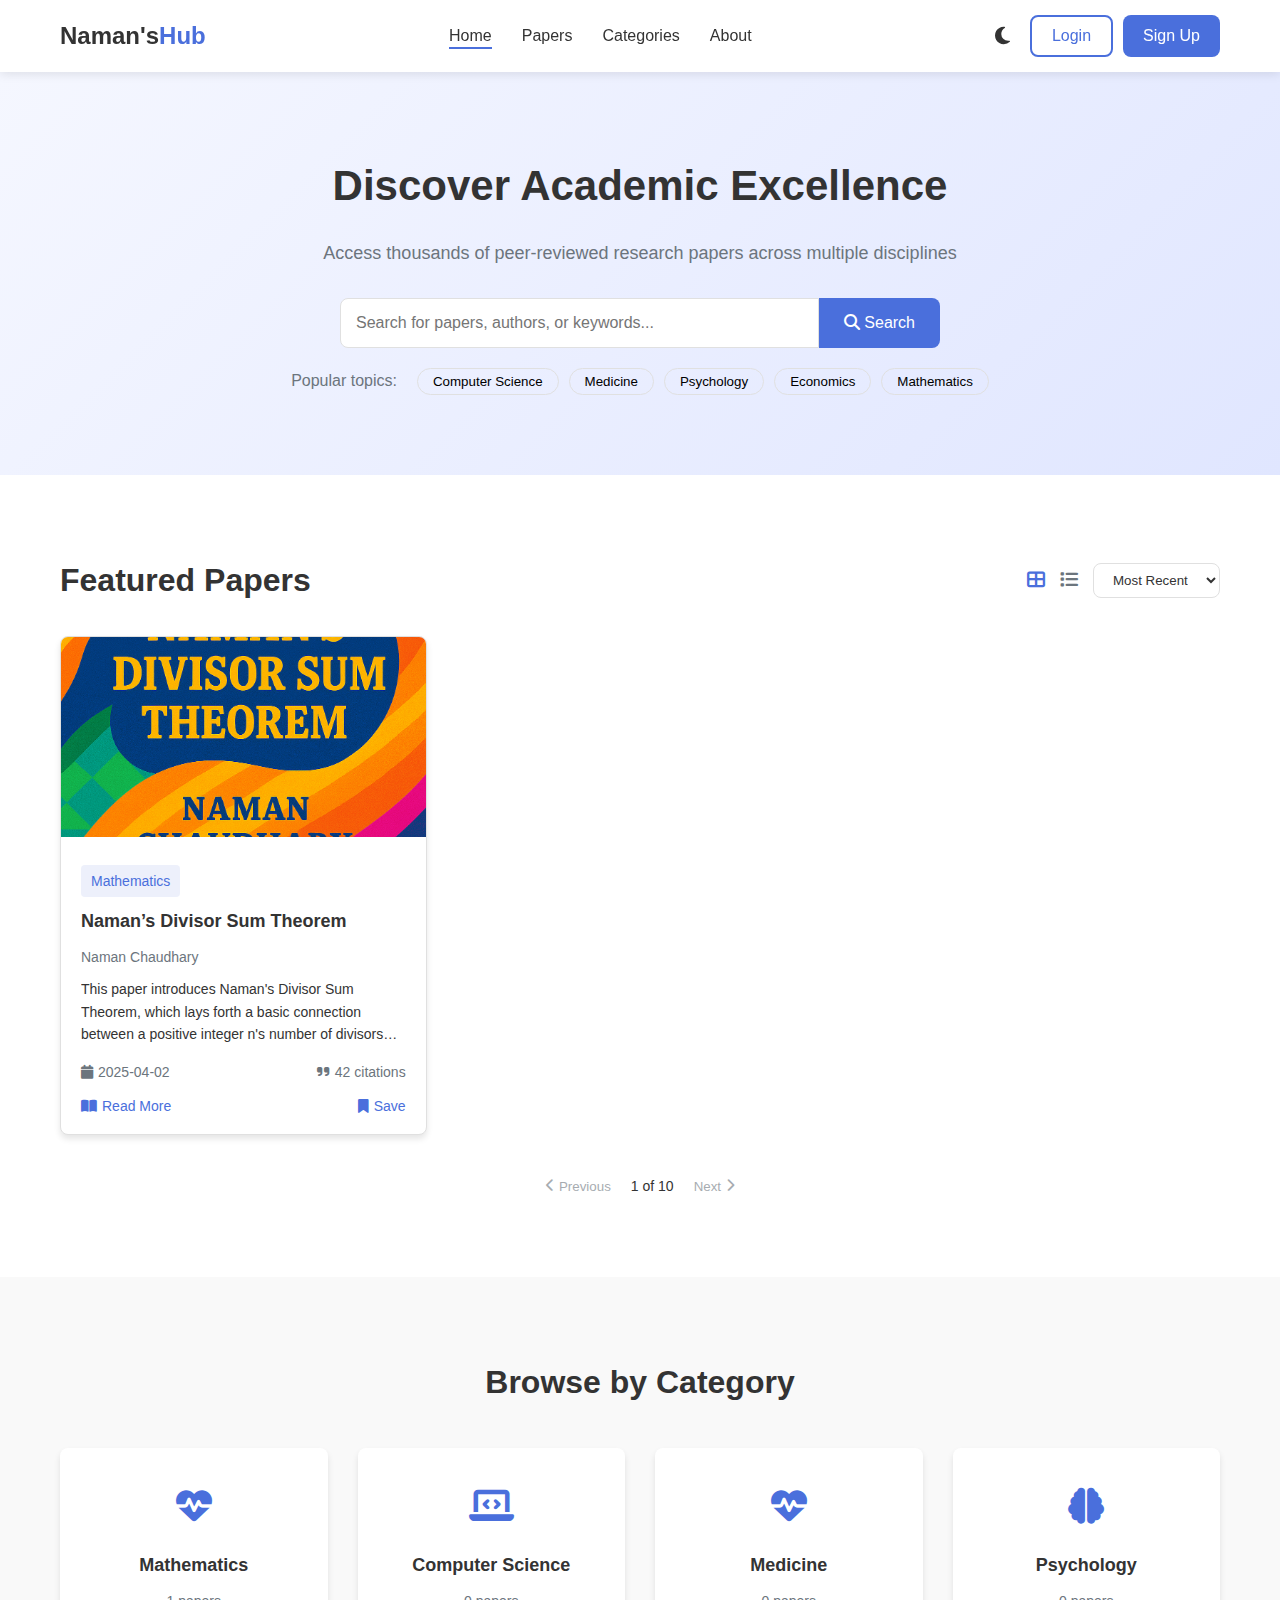
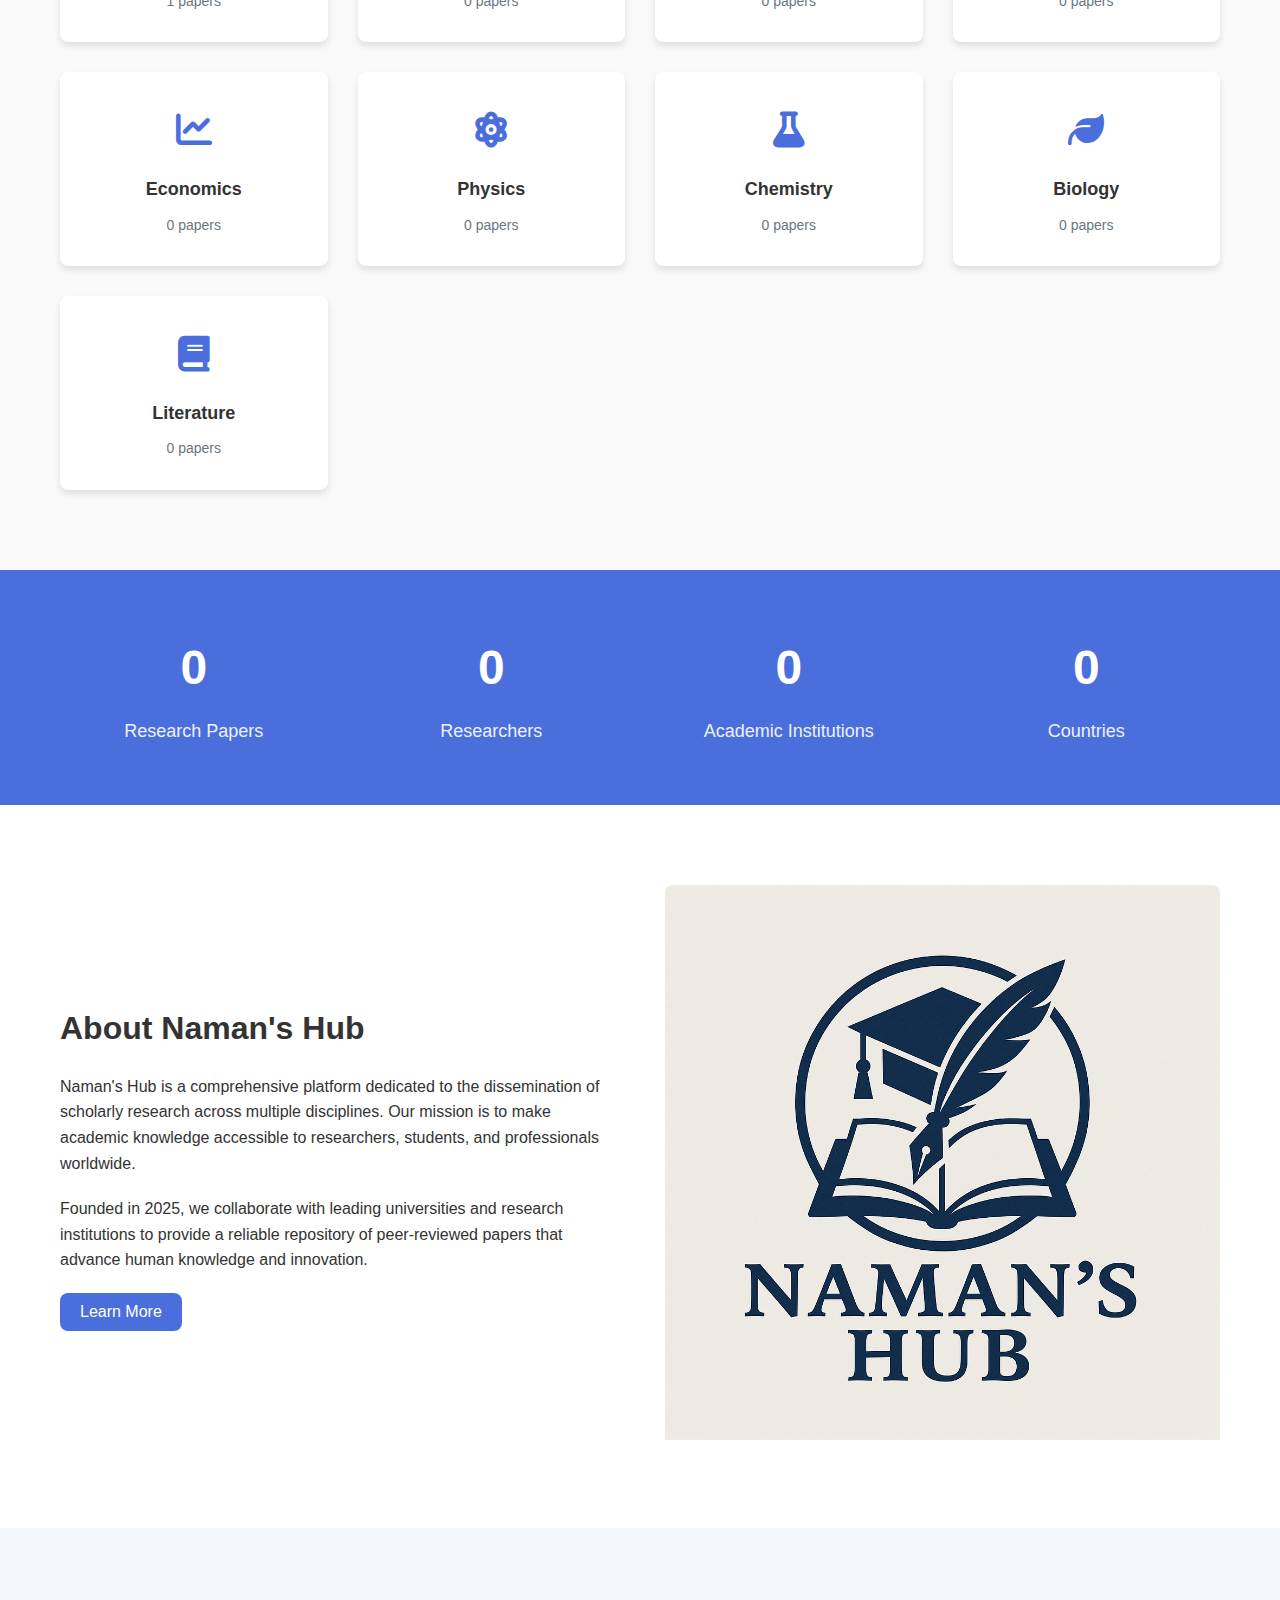
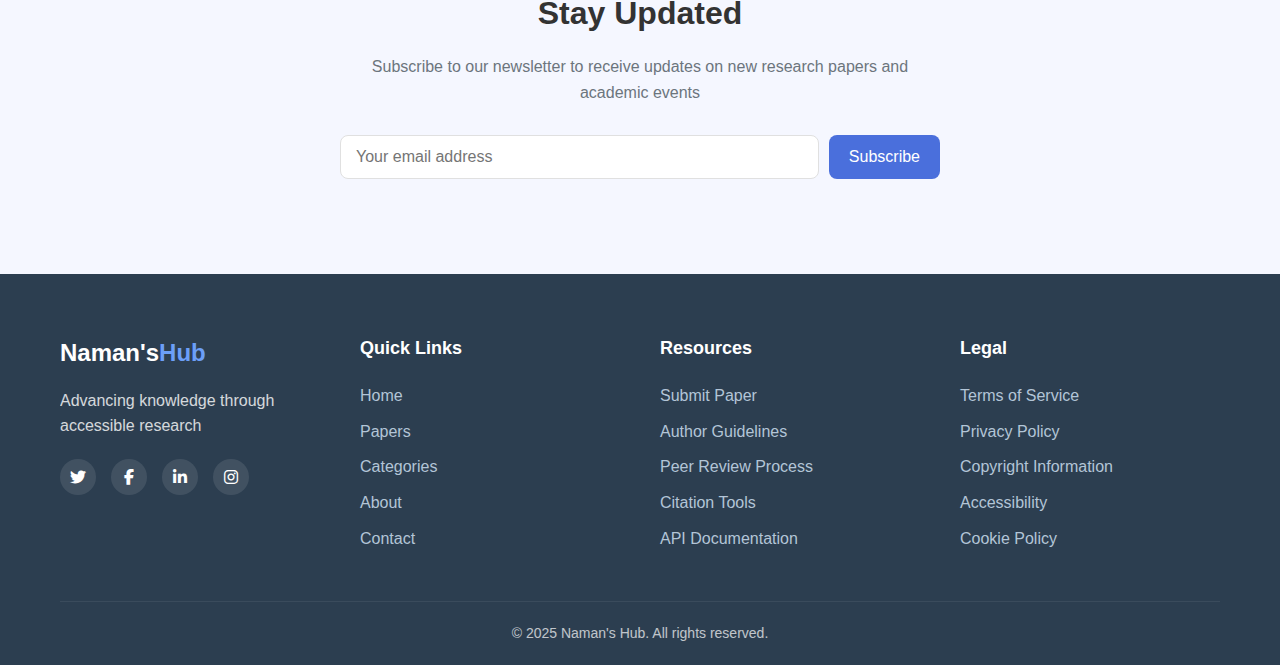
<file: index.html>
<!DOCTYPE html>
<html lang="en">
<head>
    <meta charset="UTF-8">
    <meta name="viewport" content="width=device-width, initial-scale=1.0">
    <title>Naman's Hub - Research Paper Repository</title>
    <link rel="stylesheet" href="css/styles.css">
    <link rel="stylesheet" href="css/responsive.css">
    <link rel="stylesheet" href="https://cdnjs.cloudflare.com/ajax/libs/font-awesome/6.4.0/css/all.min.css">
    <script src="js/theme.js" defer></script>
</head>
<body class="light-mode">
    <header>
        <div class="container">
            <div class="header-content">
                <div class="logo">
                    <h1>Naman's<span>Hub</span></h1>
                </div>
                <nav>
                    <ul class="nav-links">
                        <li><a href="#" class="active">Home</a></li>
                        <li><a href="#papers">Papers</a></li>
                        <li><a href="#categories">Categories</a></li>
                        <li><a href="./resources/about.html">About</a></li>
                    </ul>
                </nav>
                <div class="header-right">
                    <button id="theme-toggle" aria-label="Toggle dark/light mode">
                        <i class="fas fa-moon"></i>
                    </button>
                    <div class="auth-buttons">
                        <button id="login-btn" class="btn btn-outline">Login</button>
                        <button id="signup-btn" class="btn btn-primary">Sign Up</button>
                    </div>
                    <button class="mobile-menu-btn" aria-label="Toggle menu">
                        <span></span>
                        <span></span>
                        <span></span>
                    </button>
                </div>
            </div>
        </div>
    </header>

    <div class="mobile-menu">
        <ul>
            <li><a href="#" class="active">Home</a></li>
            <li><a href="#papers">Papers</a></li>
            <li><a href="#categories">Categories</a></li>
            <li><a href="./resources/about.html">About</a></li>
            <li class="mobile-auth">
                <button id="mobile-login-btn" class="btn btn-outline">Login</button>
                <button id="mobile-signup-btn" class="btn btn-primary">Sign Up</button>
            </li>
        </ul>
    </div>

    <main>
        <section class="hero">
            <div class="container">
                <div class="hero-content">
                    <h2>Discover Academic Excellence</h2>
                    <p>Access thousands of peer-reviewed research papers across multiple disciplines</p>
                    <div class="search-container">
                        <input type="text" id="search-input" placeholder="Search for papers, authors, or keywords..." aria-label="Search papers">
                        <button id="search-btn" class="btn btn-primary">
                            <i class="fas fa-search"></i> Search
                        </button>
                    </div>
                    <div class="quick-filters">
                        <span>Popular topics:</span>
                        <button class="filter-btn" data-filter="computer-science">Computer Science</button>
                        <button class="filter-btn" data-filter="medicine">Medicine</button>
                        <button class="filter-btn" data-filter="psychology">Psychology</button>
                        <button class="filter-btn" data-filter="economics">Economics</button>
                        <button class="filter-btn" data-filter="mathematics">Mathematics</button>
                    </div>
                </div>
            </div>
        </section>

        <section id="papers" class="papers-section">
            <div class="container">
                <div class="section-header">
                    <h2>Featured Papers</h2>
                    <div class="view-options">
                        <button class="view-btn active" data-view="grid">
                            <i class="fas fa-th-large"></i>
                        </button>
                        <button class="view-btn" data-view="list">
                            <i class="fas fa-list"></i>
                        </button>
                        <select id="sort-options">
                            <option value="recent">Most Recent</option>
                            <option value="cited">Most Cited</option>
                            <option value="relevance">Relevance</option>
                        </select>
                    </div>
                </div>
                
                <div class="papers-container grid-view" id="papers-container">
                    <!-- Papers will be loaded here via JavaScript -->
                </div>
                
                <div class="pagination">
                    <button class="pagination-btn" id="prev-page" disabled>
                        <i class="fas fa-chevron-left"></i> Previous
                    </button>
                    <div class="page-numbers">
                        <span class="current-page">1</span> of <span class="total-pages">10</span>
                    </div>
                    <button class="pagination-btn" id="next-page">
                        Next <i class="fas fa-chevron-right"></i>
                    </button>
                </div>
            </div>
        </section>

        <section id="categories" class="categories-section">
            <div class="container">
                <h2>Browse by Category</h2>
                <div class="categories-grid">
                    <div class="category-card">
                        <div class="category-icon">
                            <i class="fas fa-heartbeat"></i>
                        </div>
                        <h3>Mathematics</h3>
                        <p>1 papers</p>
                    </div>
                    <div class="category-card">
                        <div class="category-icon">
                            <i class="fas fa-laptop-code"></i>
                        </div>
                        <h3>Computer Science</h3>
                        <p>0 papers</p>
                    </div>
                    <div class="category-card">
                        <div class="category-icon">
                            <i class="fas fa-heartbeat"></i>
                        </div>
                        <h3>Medicine</h3>
                        <p>0 papers</p>
                    </div>
                    <div class="category-card">
                        <div class="category-icon">
                            <i class="fas fa-brain"></i>
                        </div>
                        <h3>Psychology</h3>
                        <p>0 papers</p>
                    </div>
                    <div class="category-card">
                        <div class="category-icon">
                            <i class="fas fa-chart-line"></i>
                        </div>
                        <h3>Economics</h3>
                        <p>0 papers</p>
                    </div>
                    <div class="category-card">
                        <div class="category-icon">
                            <i class="fas fa-atom"></i>
                        </div>
                        <h3>Physics</h3>
                        <p>0 papers</p>
                    </div>
                    <div class="category-card">
                        <div class="category-icon">
                            <i class="fas fa-flask"></i>
                        </div>
                        <h3>Chemistry</h3>
                        <p>0 papers</p>
                    </div>
                    <div class="category-card">
                        <div class="category-icon">
                            <i class="fas fa-leaf"></i>
                        </div>
                        <h3>Biology</h3>
                        <p>0 papers</p>
                    </div>
                    <div class="category-card">
                        <div class="category-icon">
                            <i class="fas fa-book"></i>
                        </div>
                        <h3>Literature</h3>
                        <p>0 papers</p>
                    </div>
                </div>
            </div>
        </section>

        <section class="stats-section">
            <div class="container">
                <div class="stats-grid">
                    <div class="stat-card">
                        <div class="stat-number" data-count="1">0</div>
                        <div class="stat-label">Research Papers</div>
                    </div>
                    <div class="stat-card">
                        <div class="stat-number" data-count="1">0</div>
                        <div class="stat-label">Researchers</div>
                    </div>
                    <div class="stat-card">
                        <div class="stat-number" data-count="0">0</div>
                        <div class="stat-label">Academic Institutions</div>
                    </div>
                    <div class="stat-card">
                        <div class="stat-number" data-count="195">0</div>
                        <div class="stat-label">Countries</div>
                    </div>
                </div>
            </div>
        </section>

        <section id="about" class="about-section">
            <div class="container">
                <div class="about-content">
                    <div class="about-text">
                        <h2>About Naman's Hub</h2>
                        <p>Naman's Hub is a comprehensive platform dedicated to the dissemination of scholarly research across multiple disciplines. Our mission is to make academic knowledge accessible to researchers, students, and professionals worldwide.</p>
                        <p>Founded in 2025, we collaborate with leading universities and research institutions to provide a reliable repository of peer-reviewed papers that advance human knowledge and innovation.</p>
                        <button onclick="location.href='./resources/about.html'" class="btn btn-primary">Learn More</button>
                    </div>
                    <div class="about-image">
                        <img src="./images/favicon.png?height=400&width=600" alt="Naman's Hub team">
                    </div>
                </div>
            </div>
        </section>

        <section class="newsletter-section">
            <div class="container">
                <div class="newsletter-content">
                    <h2>Stay Updated</h2>
                    <p>Subscribe to our newsletter to receive updates on new research papers and academic events</p>
                    <form id="newsletter-form" class="newsletter-form">
                        <input type="email" placeholder="Your email address" required>
                        <button type="submit" class="btn btn-primary">Subscribe</button>
                    </form>
                    <div class="form-message" id="newsletter-message"></div>
                </div>
            </div>
        </section>
    </main>

    <footer>
        <div class="container">
            <div class="footer-content">
                <div class="footer-column">
                    <div class="footer-logo">
                        <h2>Naman's<span>Hub</span></h2>
                    </div>
                    <p>Advancing knowledge through accessible research</p>
                    <div class="social-links">
                        <a href="https://x.com/naman_cy/" aria-label="Twitter"><i class="fab fa-twitter"></i></a>
                        <a href="https://www.facebook.com/profile.php?id=100086620909469" aria-label="Facebook"><i class="fab fa-facebook-f"></i></a>
                        <a href="#" aria-label="LinkedIn"><i class="fab fa-linkedin-in"></i></a>
                        <a href="https://instagram.com/naman_cy/" aria-label="Instagram"><i class="fab fa-instagram"></i></a>
                    </div>
                </div>
                <div class="footer-column">
                    <h3>Quick Links</h3>
                    <ul>
                        <li><a href="#">Home</a></li>
                        <li><a href="#papers">Papers</a></li>
                        <li><a href="#categories">Categories</a></li>
                        <li><a href="./resources/about.html">About</a></li>
                        <li><a href="./resources/submit-paper.html">Contact</a></li>
                    </ul>
                </div>
                <div class="footer-column">
                    <h3>Resources</h3>
                    <ul>
                        <li><a href="./resources/submit-paper.html">Submit Paper</a></li>
                        <li><a href="./resources/author-guidelines.html">Author Guidelines</a></li>
                        <li><a href="./resources/peer-review-process.html">Peer Review Process</a></li>
                        <li><a href="./resources/citation-tools.html">Citation Tools</a></li>
                        <li><a href="./resources/api-documentation.html">API Documentation</a></li>
                    </ul>
                </div>
                <div class="footer-column">
                    <h3>Legal</h3>
                    <ul>
                        <li><a href="./legal/tos.html">Terms of Service</a></li>
                        <li><a href="./legal/privacy-policy.html">Privacy Policy</a></li>
                        <li><a href="./legal/c.html">Copyright Information</a></li>
                        <li><a href="./legal/accessibility.html">Accessibility</a></li>
                        <li><a href="./legal/cookie-policy.html">Cookie Policy</a></li>
                    </ul>
                </div>
            </div>
            <div class="footer-bottom">
                <p>&copy; 2025 Naman's Hub. All rights reserved.</p>
            </div>
        </div>
    </footer>

    <!-- Modal Templates -->
    <div class="modal" id="login-modal">
        <div class="modal-content">
            <button class="close-modal">&times;</button>
            <h2>Login to Naman's Hub</h2>
            <form id="login-form">
                <div class="form-group">
                    <label for="login-email">Email</label>
                    <input type="email" id="login-email" required>
                </div>
                <div class="form-group">
                    <label for="login-password">Password</label>
                    <input type="password" id="login-password" required>
                    <a href="#" class="forgot-password">Forgot password?</a>
                </div>
                <button type="submit" class="btn btn-primary btn-block">Login</button>
            </form>
            <div class="form-message" id="login-message"></div>
            <div class="modal-footer">
                <p>Don't have an account? <a href="#" id="switch-to-signup">Sign up</a></p>
            </div>
        </div>
    </div>

    <div class="modal" id="signup-modal">
        <div class="modal-content">
            <button class="close-modal">&times;</button>
            <h2>Create an Account</h2>
            <form id="signup-form">
                <div class="form-group">
                    <label for="signup-name">Full Name</label>
                    <input type="text" id="signup-name" required>
                </div>
                <div class="form-group">
                    <label for="signup-email">Email</label>
                    <input type="email" id="signup-email" required>
                </div>
                <div class="form-group">
                    <label for="signup-password">Password</label>
                    <input type="password" id="signup-password" required>
                </div>
                <div class="form-group">
                    <label for="signup-confirm">Confirm Password</label>
                    <input type="password" id="signup-confirm" required>
                </div>
                <div class="form-checkbox">
                    <input type="checkbox" id="terms" required>
                    <label for="terms">I agree to the <a href="#">Terms of Service</a> and <a href="#">Privacy Policy</a></label>
                </div>
                <button type="submit" class="btn btn-primary btn-block">Create Account</button>
            </form>
            <div class="form-message" id="signup-message"></div>
            <div class="modal-footer">
                <p>Already have an account? <a href="#" id="switch-to-login">Login</a></p>
            </div>
        </div>
    </div>

    <div class="modal" id="paper-modal">
        <div class="modal-content paper-modal-content">
            <button class="close-modal">&times;</button>
            <div id="paper-details">
                <!-- Paper details will be loaded here via JavaScript -->
            </div>
        </div>
    </div>

    <script src="js/main.js"></script>
    <script src="js/papers.js"></script>
    <script src="js/auth.js"></script>
    <script src="js/stats.js"></script>
</body>
</html>
</file>
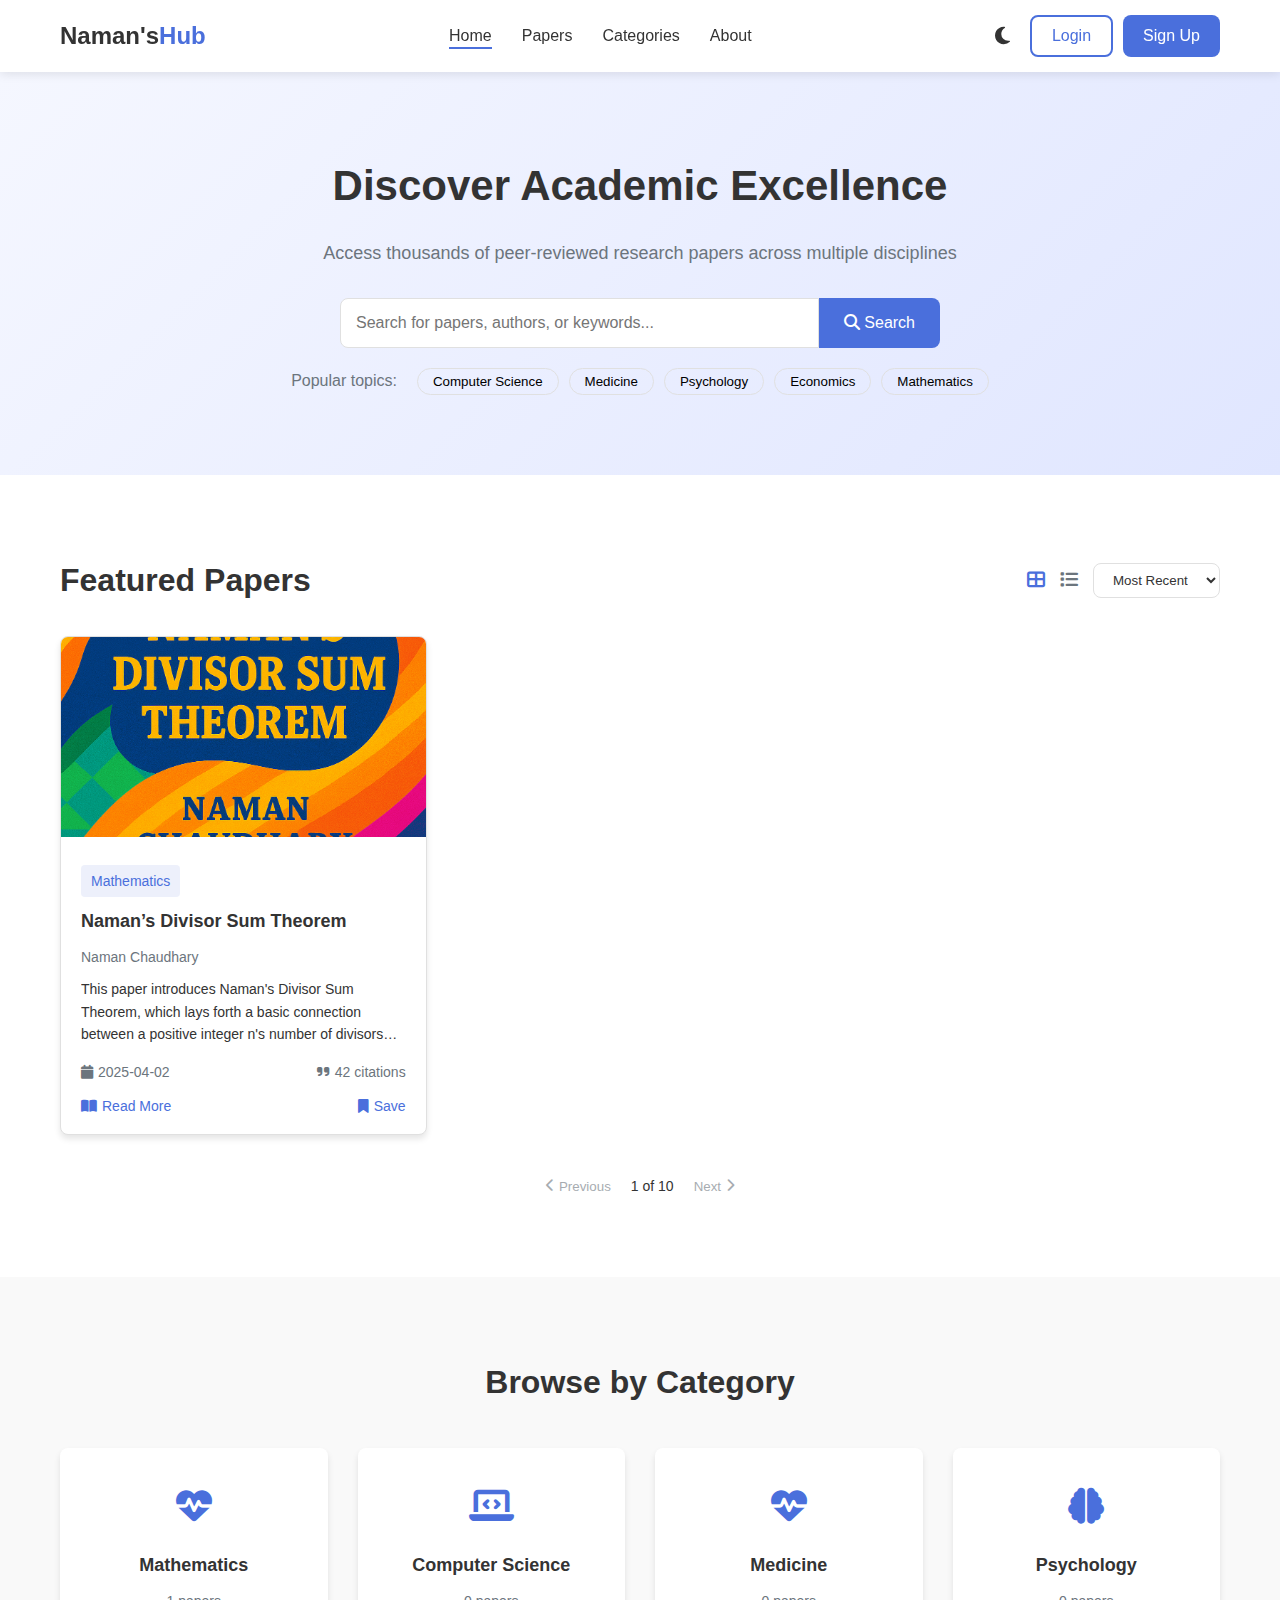
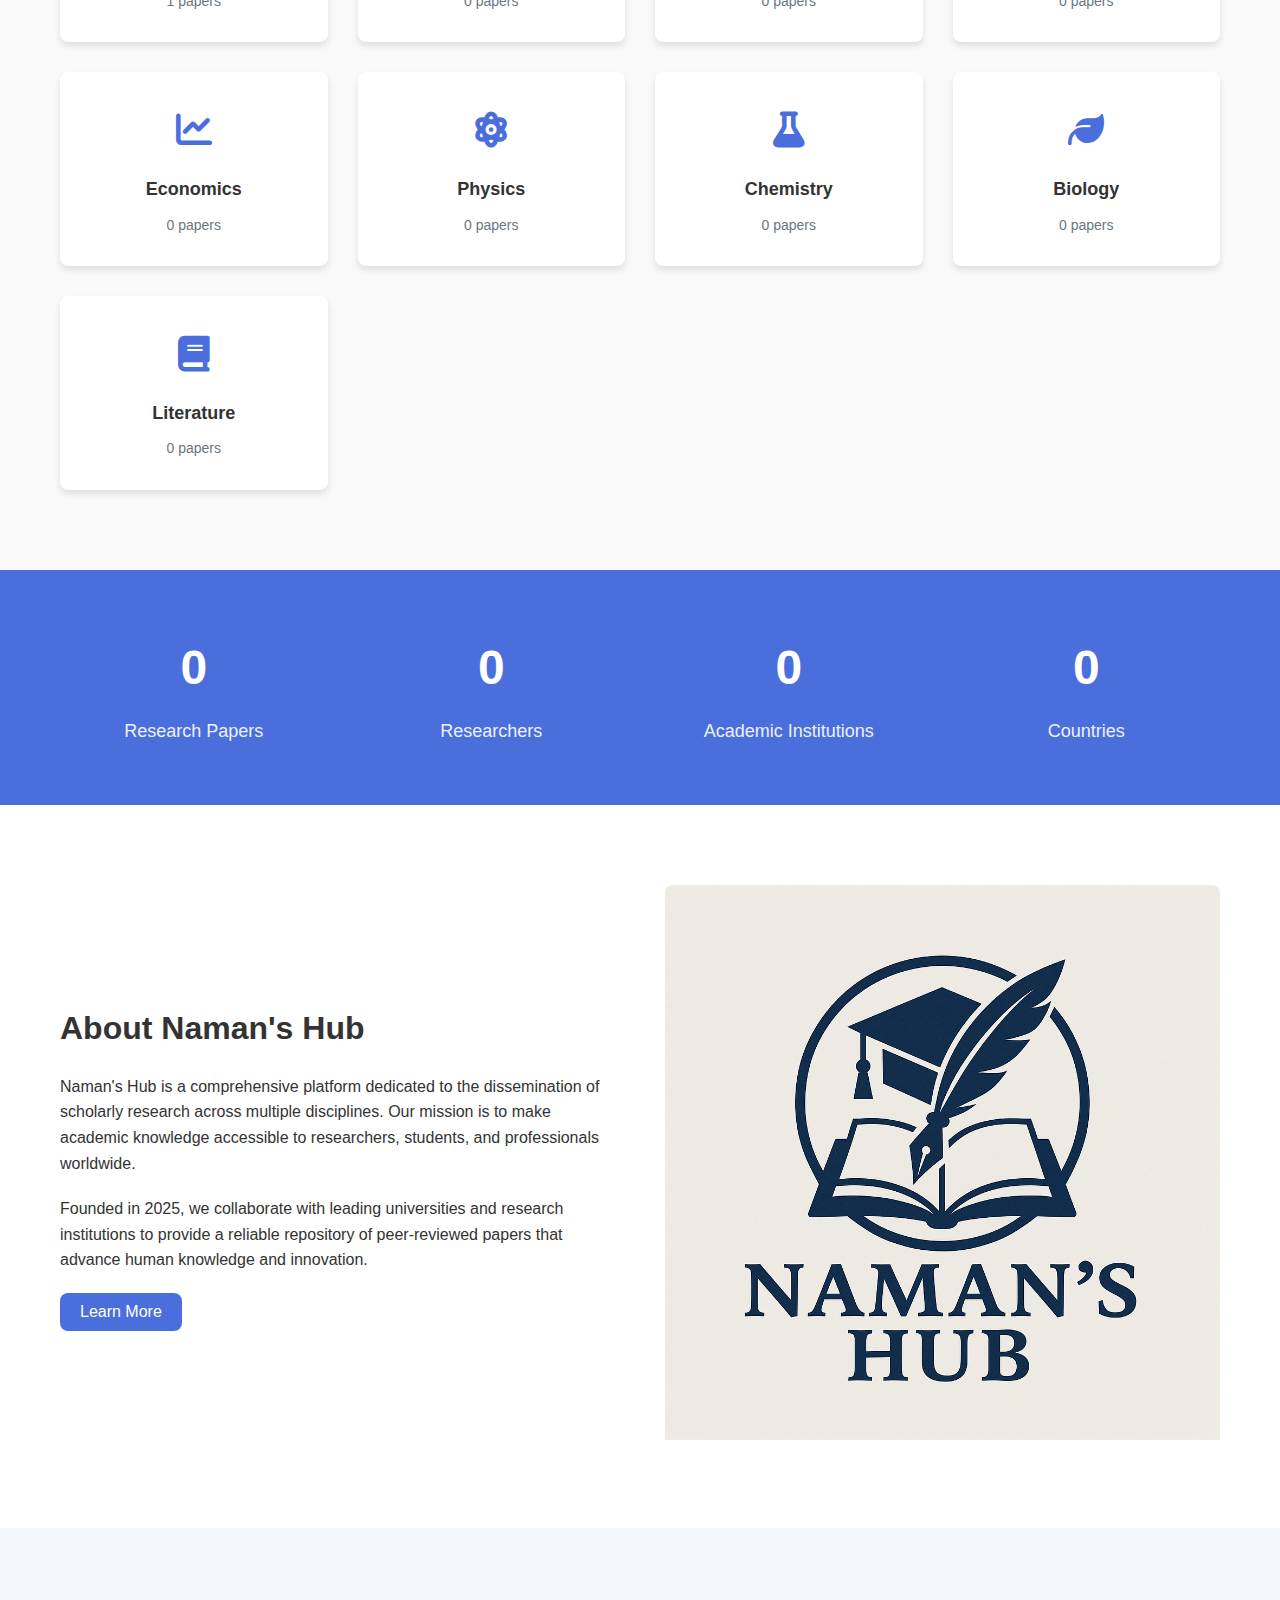
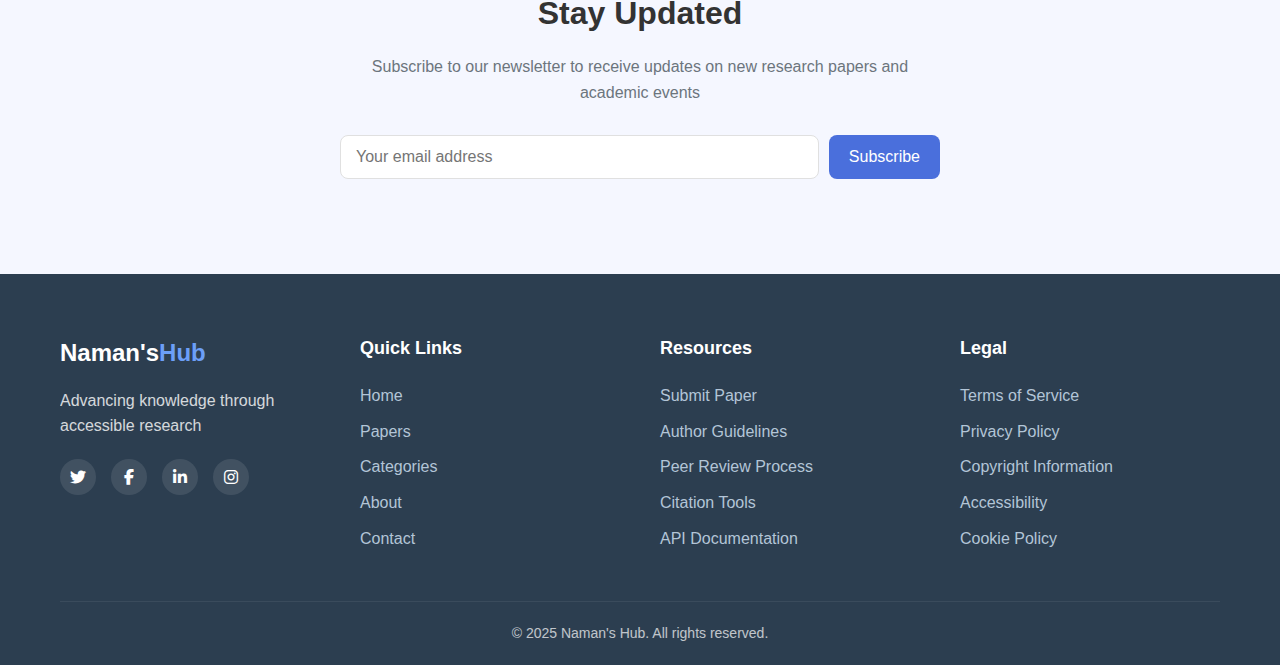
<file: public/index.html>
<!DOCTYPE html>
<html lang="en">
<head>
    <meta charset="UTF-8">
    <meta name="viewport" content="width=device-width, initial-scale=1.0">
    <meta name="google-site-verification" content="RYF88-nevn9rBPqPxkPGwzvEEETymfGK1ea4mkmXWeI" />
    <title>Naman's Hub - Research Paper Repository</title>
    <link rel="stylesheet" href="./css/styles.css">
    <link rel="stylesheet" href="./css/responsive.css">
    <link rel="stylesheet" href="https://cdnjs.cloudflare.com/ajax/libs/font-awesome/6.4.0/css/all.min.css">
    <script src="./js/theme.js" defer></script>
</head>
<body class="light-mode">
    <header>
        <div class="container">
            <div class="header-content">
                <div class="logo">
                    <h1>Naman's<span>Hub</span></h1>
                </div>
                <nav>
                    <ul class="nav-links">
                        <li><a href="#" class="active">Home</a></li>
                        <li><a href="#papers">Papers</a></li>
                        <li><a href="#categories">Categories</a></li>
                        <li><a href="./resources/about.html">About</a></li>
                    </ul>
                </nav>
                <div class="header-right">
                    <button id="theme-toggle" aria-label="Toggle dark/light mode">
                        <i class="fas fa-moon"></i>
                    </button>
                    <div class="auth-buttons">
                        <button id="login-btn" class="btn btn-outline">Login</button>
                        <button id="signup-btn" class="btn btn-primary">Sign Up</button>
                    </div>
                    <button class="mobile-menu-btn" aria-label="Toggle menu">
                        <span></span>
                        <span></span>
                        <span></span>
                    </button>
                </div>
            </div>
        </div>
    </header>

    <div class="mobile-menu">
        <ul>
            <li><a href="#" class="active">Home</a></li>
            <li><a href="#papers">Papers</a></li>
            <li><a href="#categories">Categories</a></li>
            <li><a href="./resources/about.html">About</a></li>
            <li class="mobile-auth">
                <button id="mobile-login-btn" class="btn btn-outline">Login</button>
                <button id="mobile-signup-btn" class="btn btn-primary">Sign Up</button>
            </li>
        </ul>
    </div>

    <main>
        <section class="hero">
            <div class="container">
                <div class="hero-content">
                    <h2>Discover Academic Excellence</h2>
                    <p>Access thousands of peer-reviewed research papers across multiple disciplines</p>
                    <div class="search-container">
                        <input type="text" id="search-input" placeholder="Search for papers, authors, or keywords..." aria-label="Search papers">
                        <button id="search-btn" class="btn btn-primary">
                            <i class="fas fa-search"></i> Search
                        </button>
                    </div>
                    <div class="quick-filters">
                        <span>Popular topics:</span>
                        <button class="filter-btn" data-filter="computer-science">Computer Science</button>
                        <button class="filter-btn" data-filter="medicine">Medicine</button>
                        <button class="filter-btn" data-filter="psychology">Psychology</button>
                        <button class="filter-btn" data-filter="economics">Economics</button>
                        <button class="filter-btn" data-filter="mathematics">Mathematics</button>
                    </div>
                </div>
            </div>
        </section>

        <section id="papers" class="papers-section">
            <div class="container">
                <div class="section-header">
                    <h2>Featured Papers</h2>
                    <div class="view-options">
                        <button class="view-btn active" data-view="grid">
                            <i class="fas fa-th-large"></i>
                        </button>
                        <button class="view-btn" data-view="list">
                            <i class="fas fa-list"></i>
                        </button>
                        <select id="sort-options">
                            <option value="recent">Most Recent</option>
                            <option value="cited">Most Cited</option>
                            <option value="relevance">Relevance</option>
                        </select>
                    </div>
                </div>
                
                <div class="papers-container grid-view" id="papers-container">
                    <!-- Papers will be loaded here via JavaScript -->
                </div>
                
                <div class="pagination">
                    <button class="pagination-btn" id="prev-page" disabled>
                        <i class="fas fa-chevron-left"></i> Previous
                    </button>
                    <div class="page-numbers">
                        <span class="current-page">1</span> of <span class="total-pages">10</span>
                    </div>
                    <button class="pagination-btn" id="next-page">
                        Next <i class="fas fa-chevron-right"></i>
                    </button>
                </div>
            </div>
        </section>

        <section id="categories" class="categories-section">
            <div class="container">
                <h2>Browse by Category</h2>
                <div class="categories-grid">
                    <div class="category-card">
                        <div class="category-icon">
                            <i class="fas fa-heartbeat"></i>
                        </div>
                        <h3>Mathematics</h3>
                        <p>1 papers</p>
                    </div>
                    <div class="category-card">
                        <div class="category-icon">
                            <i class="fas fa-laptop-code"></i>
                        </div>
                        <h3>Computer Science</h3>
                        <p>0 papers</p>
                    </div>
                    <div class="category-card">
                        <div class="category-icon">
                            <i class="fas fa-heartbeat"></i>
                        </div>
                        <h3>Medicine</h3>
                        <p>0 papers</p>
                    </div>
                    <div class="category-card">
                        <div class="category-icon">
                            <i class="fas fa-brain"></i>
                        </div>
                        <h3>Psychology</h3>
                        <p>0 papers</p>
                    </div>
                    <div class="category-card">
                        <div class="category-icon">
                            <i class="fas fa-chart-line"></i>
                        </div>
                        <h3>Economics</h3>
                        <p>0 papers</p>
                    </div>
                    <div class="category-card">
                        <div class="category-icon">
                            <i class="fas fa-atom"></i>
                        </div>
                        <h3>Physics</h3>
                        <p>0 papers</p>
                    </div>
                    <div class="category-card">
                        <div class="category-icon">
                            <i class="fas fa-flask"></i>
                        </div>
                        <h3>Chemistry</h3>
                        <p>0 papers</p>
                    </div>
                    <div class="category-card">
                        <div class="category-icon">
                            <i class="fas fa-leaf"></i>
                        </div>
                        <h3>Biology</h3>
                        <p>0 papers</p>
                    </div>
                    <div class="category-card">
                        <div class="category-icon">
                            <i class="fas fa-book"></i>
                        </div>
                        <h3>Literature</h3>
                        <p>0 papers</p>
                    </div>
                </div>
            </div>
        </section>

        <section class="stats-section">
            <div class="container">
                <div class="stats-grid">
                    <div class="stat-card">
                        <div class="stat-number" data-count="1">0</div>
                        <div class="stat-label">Research Papers</div>
                    </div>
                    <div class="stat-card">
                        <div class="stat-number" data-count="1">0</div>
                        <div class="stat-label">Researchers</div>
                    </div>
                    <div class="stat-card">
                        <div class="stat-number" data-count="0">0</div>
                        <div class="stat-label">Academic Institutions</div>
                    </div>
                    <div class="stat-card">
                        <div class="stat-number" data-count="195">0</div>
                        <div class="stat-label">Countries</div>
                    </div>
                </div>
            </div>
        </section>

        <section id="about" class="about-section">
            <div class="container">
                <div class="about-content">
                    <div class="about-text">
                        <h2>About Naman's Hub</h2>
                        <p>Naman's Hub is a comprehensive platform dedicated to the dissemination of scholarly research across multiple disciplines. Our mission is to make academic knowledge accessible to researchers, students, and professionals worldwide.</p>
                        <p>Founded in 2025, we collaborate with leading universities and research institutions to provide a reliable repository of peer-reviewed papers that advance human knowledge and innovation.</p>
                        <button onclick="location.href='./resources/about.html'" class="btn btn-primary">Learn More</button>
                    </div>
                    <div class="about-image">
                        <img src="./images/favicon.png?height=400&width=600" alt="Naman's Hub team">
                    </div>
                </div>
            </div>
        </section>

        <section class="newsletter-section">
            <div class="container">
                <div class="newsletter-content">
                    <h2>Stay Updated</h2>
                    <p>Subscribe to our newsletter to receive updates on new research papers and academic events</p>
                    <form id="newsletter-form" class="newsletter-form">
                        <input type="email" placeholder="Your email address" required>
                        <button type="submit" class="btn btn-primary">Subscribe</button>
                    </form>
                    <div class="form-message" id="newsletter-message"></div>
                </div>
            </div>
        </section>
    </main>

    <footer>
        <div class="container">
            <div class="footer-content">
                <div class="footer-column">
                    <div class="footer-logo">
                        <h2>Naman's<span>Hub</span></h2>
                    </div>
                    <p>Advancing knowledge through accessible research</p>
                    <div class="social-links">
                        <a href="https://x.com/naman_cy/" aria-label="Twitter"><i class="fab fa-twitter"></i></a>
                        <a href="https://www.facebook.com/profile.php?id=100086620909469" aria-label="Facebook"><i class="fab fa-facebook-f"></i></a>
                        <a href="#" aria-label="LinkedIn"><i class="fab fa-linkedin-in"></i></a>
                        <a href="https://instagram.com/naman_cy/" aria-label="Instagram"><i class="fab fa-instagram"></i></a>
                    </div>
                </div>
                <div class="footer-column">
                    <h3>Quick Links</h3>
                    <ul>
                        <li><a href="#">Home</a></li>
                        <li><a href="#papers">Papers</a></li>
                        <li><a href="#categories">Categories</a></li>
                        <li><a href="./resources/about.html">About</a></li>
                        <li><a href="./resources/submit-paper.html">Contact</a></li>
                    </ul>
                </div>
                <div class="footer-column">
                    <h3>Resources</h3>
                    <ul>
                        <li><a href="./resources/submit-paper.html">Submit Paper</a></li>
                        <li><a href="./resources/author-guidelines.html">Author Guidelines</a></li>
                        <li><a href="./resources/peer-review-process.html">Peer Review Process</a></li>
                        <li><a href="./resources/citation-tools.html">Citation Tools</a></li>
                        <li><a href="./resources/api-documentation.html">API Documentation</a></li>
                    </ul>
                </div>
                <div class="footer-column">
                    <h3>Legal</h3>
                    <ul>
                        <li><a href="./legal/tos.html">Terms of Service</a></li>
                        <li><a href="./legal/privacy-policy.html">Privacy Policy</a></li>
                        <li><a href="./legal/c.html">Copyright Information</a></li>
                        <li><a href="./legal/accessibility.html">Accessibility</a></li>
                        <li><a href="./legal/cookie-policy.html">Cookie Policy</a></li>
                    </ul>
                </div>
            </div>
            <div class="footer-bottom">
                <p>&copy; 2025 Naman's Hub. All rights reserved.</p>
            </div>
        </div>
    </footer>

    <!-- Modal Templates -->
    <div class="modal" id="login-modal">
        <div class="modal-content">
            <button class="close-modal">&times;</button>
            <h2>Login to Naman's Hub</h2>
            <form id="login-form">
                <div class="form-group">
                    <label for="login-email">Email</label>
                    <input type="email" id="login-email" required>
                </div>
                <div class="form-group">
                    <label for="login-password">Password</label>
                    <input type="password" id="login-password" required>
                    <a href="#" class="forgot-password">Forgot password?</a>
                </div>
                <button type="submit" class="btn btn-primary btn-block">Login</button>
            </form>
            <div class="form-message" id="login-message"></div>
            <div class="modal-footer">
                <p>Don't have an account? <a href="#" id="switch-to-signup">Sign up</a></p>
            </div>
        </div>
    </div>

    <div class="modal" id="signup-modal">
        <div class="modal-content">
            <button class="close-modal">&times;</button>
            <h2>Create an Account</h2>
            <form id="signup-form">
                <div class="form-group">
                    <label for="signup-name">Full Name</label>
                    <input type="text" id="signup-name" required>
                </div>
                <div class="form-group">
                    <label for="signup-email">Email</label>
                    <input type="email" id="signup-email" required>
                </div>
                <div class="form-group">
                    <label for="signup-password">Password</label>
                    <input type="password" id="signup-password" required>
                </div>
                <div class="form-group">
                    <label for="signup-confirm">Confirm Password</label>
                    <input type="password" id="signup-confirm" required>
                </div>
                <div class="form-checkbox">
                    <input type="checkbox" id="terms" required>
                    <label for="terms">I agree to the <a href="#">Terms of Service</a> and <a href="#">Privacy Policy</a></label>
                </div>
                <button type="submit" class="btn btn-primary btn-block">Create Account</button>
            </form>
            <div class="form-message" id="signup-message"></div>
            <div class="modal-footer">
                <p>Already have an account? <a href="#" id="switch-to-login">Login</a></p>
            </div>
        </div>
    </div>

    <div class="modal" id="paper-modal">
        <div class="modal-content paper-modal-content">
            <button class="close-modal">&times;</button>
            <div id="paper-details">
                <!-- Paper details will be loaded here via JavaScript -->
            </div>
        </div>
    </div>

    <script src="./js/main.js"></script>
    <script src="./js/papers.js"></script>
    <script src="./js/auth.js"></script>
    <script src="./js/stats.js"></script>
</body>
</html>
</file>
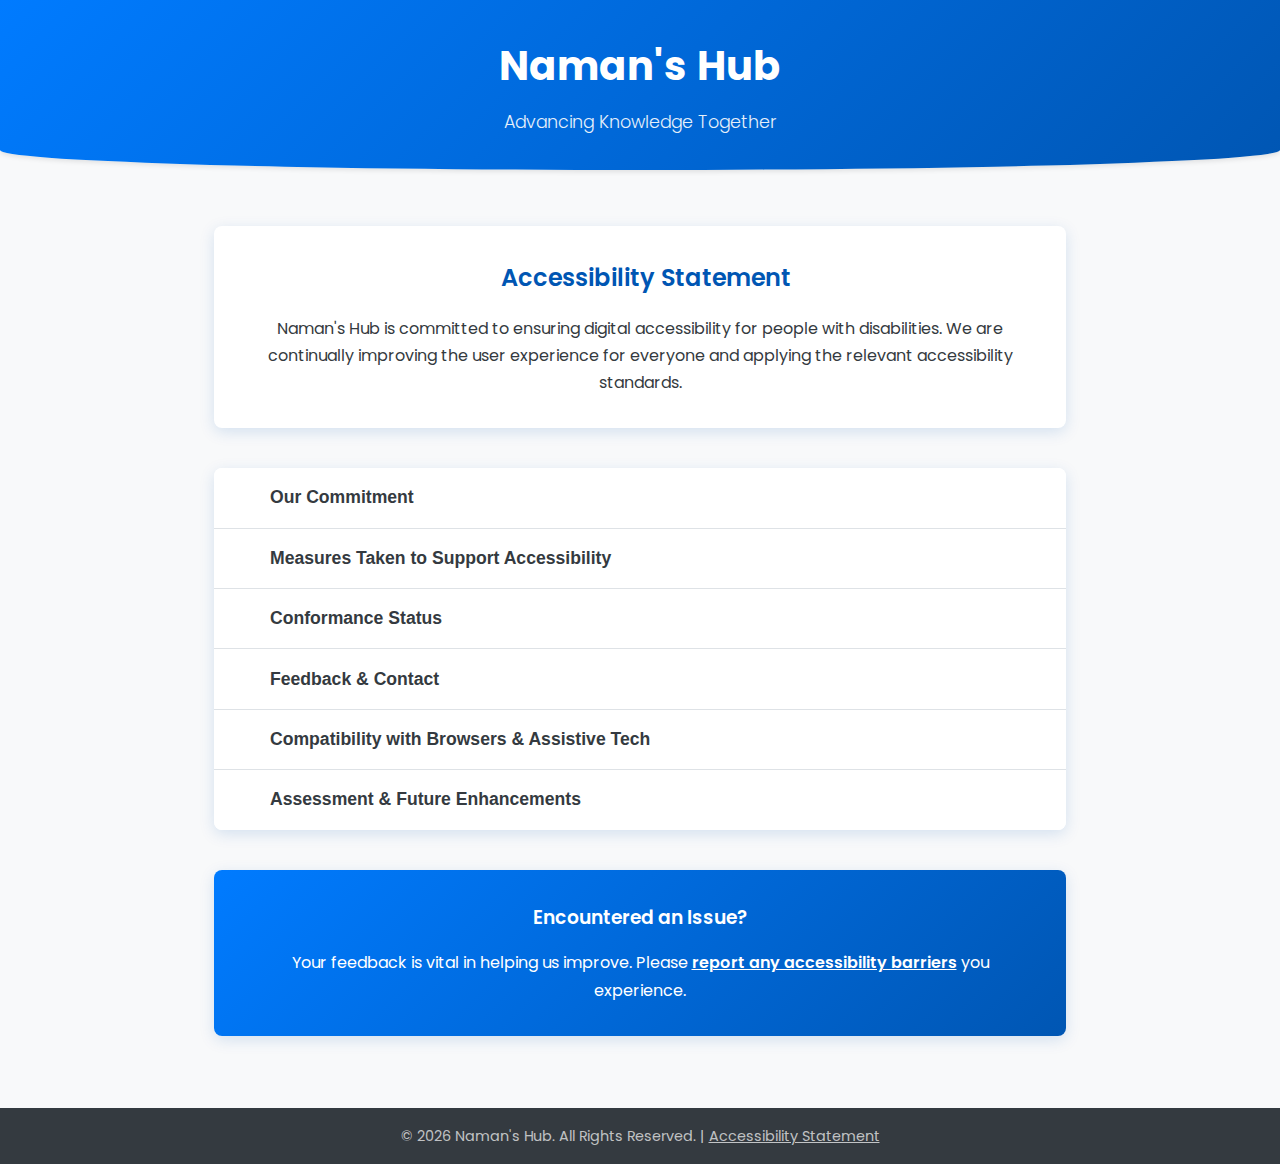
<file: legal/accessibility.html>
<!DOCTYPE html>
<html lang="en">
<head>
    <meta charset="UTF-8">
    <meta name="viewport" content="width=device-width, initial-scale=1.0">
    <title>Accessibility - Naman's Hub</title>
    <!-- Google Fonts -->
    <link rel="preconnect" href="https://fonts.googleapis.com">
    <link rel="preconnect" href="https://fonts.gstatic.com" crossorigin>
    <link href="https://fonts.googleapis.com/css2?family=Poppins:wght@300;400;600;700&display=swap" rel="stylesheet">
    <!-- Font Awesome -->
    <link rel="stylesheet" href="https://cdnjs.cloudflare.com/ajax/libs/font-awesome/6.4.0/css/all.min.css" integrity="sha512-iecdLmaskl7CVkqkXNQ/ZH/XLlvWZOJyj7Yy7tcenmpD1ypASozpmT/E0iPtmFIB46ZmdtAc9eNBvH0H/ZpiBw==" crossorigin="anonymous" referrerpolicy="no-referrer" />

    <style>
        /* --- CSS Reset & Base Styles --- */
        *,
        *::before,
        *::after {
            box-sizing: border-box;
            margin: 0;
            padding: 0;
        }

        :root {
            --primary-color: #0056b3; /* Professional Blue */
            --secondary-color: #007bff; /* Brighter Blue Accent */
            --light-bg: #f8f9fa;
            --dark-text: #343a40;
            --light-text: #ffffff;
            --border-color: #dee2e6;
            --accent-gradient: linear-gradient(135deg, #007bff, #0056b3);
            --box-shadow: 0 4px 15px rgba(0, 86, 179, 0.15);
            --hover-shadow: 0 6px 20px rgba(0, 86, 179, 0.25);
            --border-radius: 8px;
        }

        html {
            scroll-behavior: smooth;
        }

        body {
            font-family: 'Poppins', sans-serif;
            line-height: 1.7;
            color: var(--dark-text);
            background-color: var(--light-bg);
            display: flex;
            flex-direction: column;
            min-height: 100vh;
        }

        /* --- Header --- */
        .site-header {
            background: var(--accent-gradient);
            color: var(--light-text);
            padding: 2rem 1rem;
            text-align: center;
            box-shadow: 0 2px 5px rgba(0, 0, 0, 0.1);
            border-bottom-left-radius: 50% 20px; /* Curve effect */
            border-bottom-right-radius: 50% 20px; /* Curve effect */
            margin-bottom: 2rem;
        }

        .site-header h1 {
            font-size: 2.5rem;
            font-weight: 700;
            margin-bottom: 0.5rem;
            letter-spacing: 1px;
        }

        .site-header p {
            font-size: 1.1rem;
            font-weight: 300;
            opacity: 0.9;
        }

        /* --- Main Content Area --- */
        .main-content {
            flex-grow: 1;
            max-width: 900px;
            width: 95%;
            margin: 0 auto 3rem auto; /* Added bottom margin */
            padding: 1.5rem;
        }

        .intro-section {
            background-color: var(--light-text);
            padding: 2rem;
            border-radius: var(--border-radius);
            box-shadow: var(--box-shadow);
            margin-bottom: 2.5rem;
            text-align: center;
        }

        .intro-section h2 {
            color: var(--primary-color);
            margin-bottom: 1rem;
            font-weight: 600;
            display: flex; /* Align icon and text */
            align-items: center;
            justify-content: center;
            gap: 0.75rem; /* Space between icon and text */
        }
        .intro-section h2 .fa-universal-access { /* Specific icon styling if needed */
            font-size: 1.8rem;
        }


        /* --- Accordion Styles --- */
        .accordion-container {
            background-color: var(--light-text);
            border-radius: var(--border-radius);
            box-shadow: var(--box-shadow);
            overflow: hidden; /* Important for border-radius with children */
        }

        .accordion-item {
            border-bottom: 1px solid var(--border-color);
        }
        .accordion-item:last-child {
            border-bottom: none;
        }

        .accordion-button {
            background-color: var(--light-text);
            color: var(--dark-text);
            cursor: pointer;
            padding: 1.2rem 1.5rem;
            width: 100%;
            text-align: left;
            border: none;
            outline: none;
            font-size: 1.1rem;
            font-weight: 600;
            transition: background-color 0.3s ease, color 0.3s ease;
            display: flex;
            justify-content: space-between;
            align-items: center;
        }

         .accordion-button .button-text {
            display: flex;
            align-items: center;
            gap: 0.75rem; /* Space between icon and text */
        }

         .accordion-button .icon-left { /* Style for icons on the left */
            color: var(--secondary-color);
            font-size: 1.1em; /* Slightly larger */
             width: 20px; /* Ensure alignment */
             text-align: center;
        }


        .accordion-button:hover,
        .accordion-button.active {
            background-color: #eef7ff; /* Lighter blue tint */
            color: var(--primary-color);
        }

        .accordion-button .icon-toggle { /* Renamed from .icon for clarity */
            font-size: 1.2rem;
            transition: transform 0.3s ease;
            color: var(--secondary-color);
        }

        .accordion-button.active .icon-toggle {
            transform: rotate(180deg);
        }

        .accordion-content {
            max-height: 0;
            overflow: hidden;
            transition: max-height 0.4s ease-out, padding 0.4s ease-out;
            background-color: #fdfdff; /* Slightly different background */
            padding: 0 1.5rem;
            color: #555;
            font-size: 0.95rem;
        }

         .accordion-content p,
         .accordion-content ul {
             margin-bottom: 1rem;
         }
         .accordion-content ul {
             padding-left: 20px;
             list-style: disc; /* Use disc, or consider custom icons */
         }
         .accordion-content strong {
            color: var(--primary-color);
            font-weight: 600;
         }
         .accordion-content a {
             color: var(--secondary-color);
             text-decoration: none;
             font-weight: 600;
             transition: color 0.2s ease;
         }
         .accordion-content a:hover {
             color: var(--primary-color);
             text-decoration: underline;
         }


        /* --- Feedback Section (Alternative to Contact) --- */
        .feedback-section {
            margin-top: 2.5rem;
            padding: 2rem;
            background: var(--accent-gradient);
            color: var(--light-text);
            text-align: center;
            border-radius: var(--border-radius);
            box-shadow: var(--box-shadow);
        }

        .feedback-section h3 {
            margin-bottom: 1rem;
            font-weight: 600;
        }

        .feedback-section a {
            color: var(--light-text);
            text-decoration: underline;
            font-weight: 600;
            transition: opacity 0.2s ease;
        }
        .feedback-section a:hover {
            opacity: 0.8;
        }


        /* --- Footer --- */
        .site-footer {
            background-color: var(--dark-text);
            color: rgba(255, 255, 255, 0.7);
            text-align: center;
            padding: 1rem;
            font-size: 0.9rem;
            margin-top: auto; /* Pushes footer to bottom */
        }

        /* --- Responsive Design --- */
        @media (max-width: 768px) {
            .site-header h1 {
                font-size: 2rem;
            }
            .site-header p {
                font-size: 1rem;
            }
            .main-content {
                width: 95%;
                padding: 1rem;
            }
            .intro-section h2 {
                 font-size: 1.5rem; /* Adjust title size */
                 gap: 0.5rem;
            }
            .intro-section h2 .fa-universal-access {
                 font-size: 1.5rem;
             }

            .accordion-button {
                padding: 1rem 1.2rem;
                font-size: 1rem;
            }
             .accordion-button .button-text {
                 gap: 0.5rem; /* Adjust gap */
             }

            .accordion-content {
                 padding: 0 1.2rem;
                 font-size: 0.9rem;
            }
             .intro-section, .feedback-section {
                padding: 1.5rem;
            }
        }

         @media (max-width: 480px) {
             .site-header {
                 padding: 1.5rem 0.5rem;
                 border-bottom-left-radius: 40% 15px;
                 border-bottom-right-radius: 40% 15px;
             }
             .site-header h1 {
                 font-size: 1.8rem;
             }
             .site-header p {
                 font-size: 0.9rem;
             }
             .intro-section h2 {
                 font-size: 1.3rem; /* Further adjust title size */
                 flex-direction: column; /* Stack icon and text */
                 gap: 0.3rem;
             }
              .intro-section h2 .fa-universal-access {
                 margin-bottom: 0.25rem;
             }
         }

    </style>
</head>
<body>

    <header class="site-header">
        <h1>Naman's Hub</h1>
        <p>Advancing Knowledge Together</p>
    </header>

    <main class="main-content">

        <section class="intro-section">
             <h2>
                <i class="fas fa-universal-access"></i>
                <span>Accessibility Statement</span>
            </h2>
            <p>Naman's Hub is committed to ensuring digital accessibility for people with disabilities. We are continually improving the user experience for everyone and applying the relevant accessibility standards.</p>
        </section>

        <div class="accordion-container">

            <!-- Accordion Item 1: Our Commitment -->
            <div class="accordion-item">
                <button class="accordion-button" aria-expanded="false">
                    <span class="button-text">
                        <i class="fas fa-bullhorn icon-left"></i>
                        Our Commitment
                    </span>
                    <i class="fas fa-plus icon-toggle"></i>
                </button>
                <div class="accordion-content">
                    <p>We believe that access to knowledge is a fundamental right. Naman's Hub strives to provide a website accessible to the widest possible audience, regardless of technology or ability. We aim to comply with all applicable standards, including the <a href="https://www.w3.org/TR/WCAG21/" target="_blank" rel="noopener noreferrer">Web Content Accessibility Guidelines (WCAG) 2.1</a> level AA.</p>
                    <p>This commitment extends to all content published on our platform, and we encourage authors to consider accessibility when preparing their manuscripts (e.g., providing alternative text for images).</p><br>
                </div>
            </div>

            <!-- Accordion Item 2: Measures Taken -->
            <div class="accordion-item">
                <button class="accordion-button" aria-expanded="false">
                     <span class="button-text">
                        <i class="fas fa-check-circle icon-left"></i>
                        Measures Taken to Support Accessibility
                     </span>
                    <i class="fas fa-plus icon-toggle"></i>
                </button>
                <div class="accordion-content">
                    <p>Naman's Hub incorporates the following measures to enhance accessibility:</p>
                    <ul>
                        <li><strong>Semantic HTML:</strong> Using correct HTML5 elements to structure content logically for assistive technologies.</li>
                        <li><strong>Keyboard Navigation:</strong> Ensuring the site can be navigated effectively using only a keyboard.</li>
                        <li><strong>Text Alternatives:</strong> Providing text alternatives (alt text) for meaningful non-text content like images and figures, where feasible.</li>
                        <li><strong>Color Contrast:</strong> Maintaining sufficient color contrast between text and background elements.</li>
                        <li><strong>Resizable Text:</strong> Allowing users to resize text using browser controls without loss of content or functionality.</li>
                        <li><strong>Clear Layout:</strong> Designing with a clear and consistent layout and navigation structure.</li>
                        <li><strong>ARIA Attributes:</strong> Implementing Accessible Rich Internet Applications (ARIA) attributes where necessary to improve dynamic content accessibility.</li>
                        <li><strong>Ongoing Training:</strong> Providing accessibility awareness training for our staff.</li><br>
                    </ul>
                </div>
            </div>

             <!-- Accordion Item 3: Conformance Status -->
            <div class="accordion-item">
                <button class="accordion-button" aria-expanded="false">
                     <span class="button-text">
                        <i class="fas fa-tasks icon-left"></i>
                        Conformance Status
                     </span>
                    <i class="fas fa-plus icon-toggle"></i>
                </button>
                <div class="accordion-content">
                    <p>We are actively working towards achieving WCAG 2.1 Level AA conformance. While we strive to adhere to the accepted guidelines and standards for accessibility, it may not always be possible to do so in all areas of the website, particularly concerning user-generated content or third-party integrations.</p>
                    <p><strong>Known Limitations:</strong></p>
                    <ul>
                        <li>Some older archived content may not meet current standards.</li>
                        <li>Complex figures or data visualizations within research papers might pose challenges for certain assistive technologies. We encourage authors to provide detailed descriptions.</li>
                        <li>Content provided by third parties (e.g., embedded widgets) may not fully conform.</li>
                    </ul>
                    <p>We are continually seeking out solutions that will bring all areas of the site up to the same level of overall web accessibility.</p><br>
                </div>
            </div>


            <!-- Accordion Item 4: Feedback and Contact Information -->
            <div class="accordion-item">
                <button class="accordion-button" aria-expanded="false">
                     <span class="button-text">
                        <i class="fas fa-comments icon-left"></i>
                        Feedback & Contact
                     </span>
                    <i class="fas fa-plus icon-toggle"></i>
                </button>
                <div class="accordion-content">
                    <p>We welcome your feedback on the accessibility of Naman's Hub. If you encounter accessibility barriers or have suggestions for improvement, please let us know:</p>
                    <ul>
                        <li><strong>Email:</strong> <a href="#">N/A</a></li>
                        <li><strong>Contact Form:</strong>Under Development</li>
                        <!-- <li><strong>Phone:</strong> [Your Phone Number - Optional]</li> -->
                    </ul>
                    <p>Please provide specific details, including the web page URL and a description of the issue, to help us understand and address the problem effectively. We aim to respond to feedback within [e.g., 5 business days].</p>
                     <p><em></em></p><br>
                </div>
            </div>

            <!-- Accordion Item 5: Compatibility -->
            <div class="accordion-item">
                <button class="accordion-button" aria-expanded="false">
                     <span class="button-text">
                        <i class="fas fa-laptop-code icon-left"></i>
                        Compatibility with Browsers & Assistive Tech
                     </span>
                    <i class="fas fa-plus icon-toggle"></i>
                </button>
                <div class="accordion-content">
                    <p>Naman's Hub is designed to be compatible with recent versions of major web browsers, including:</p>
                    <ul>
                        <li>Google Chrome</li>
                        <li>Mozilla Firefox</li>
                        <li>Apple Safari</li>
                        <li>Microsoft Edge</li>
                    </ul>
                    <p>We also aim for compatibility with common assistive technologies, such as:</p>
                     <ul>
                        <li>Screen readers like JAWS, NVDA, and VoiceOver.</li>
                        <li>Screen magnifiers.</li>
                        <li>Speech recognition software.</li>
                    </ul>
                    <p>While we strive for broad compatibility, the website may not behave optimally on older browser versions or certain assistive technology combinations.</p><br>
                </div>
            </div>

             <!-- Accordion Item 6: Future Enhancements -->
            <div class="accordion-item">
                <button class="accordion-button" aria-expanded="false">
                     <span class="button-text">
                        <i class="fas fa-chart-line icon-left"></i>
                        Assessment & Future Enhancements
                     </span>
                    <i class="fas fa-plus icon-toggle"></i>
                </button>
                <div class="accordion-content">
                    <p>Accessibility is an ongoing effort at Naman's Hub. We regularly review our site using both automated tools and manual testing methods.</p>
                    <p>Future plans include:</p>
                     <ul>
                        <li>Conducting formal accessibility audits periodically.</li>
                        <li>Enhancing guidance for authors on creating accessible submissions.</li>
                        <li>Exploring options for providing accessible alternatives for complex visualizations.</li>
                        <li>Continuously monitoring user feedback to identify areas for improvement.</li>
                    </ul>
                     <p>This statement was last updated on: April 2, 2025</p><br>
                </div>
            </div>


        </div> <!-- End Accordion Container -->

        <section class="feedback-section">
            <h3>Encountered an Issue?</h3>
            <p>Your feedback is vital in helping us improve. Please <a href="mailto:accessibility@namanshub.example.com">report any accessibility barriers</a> you experience.</p>
            <!-- Replace mailto with a link to your actual feedback form if preferred -->
        </section>

    </main>

    <footer class="site-footer">
        © <span id="currentYear"></span> Naman's Hub. All Rights Reserved. | <a href="accessibility.html" style="color: inherit;">Accessibility Statement</a>
        <!-- Optional: Add link back to accessibility page here -->
    </footer>

    <script>
        document.addEventListener('DOMContentLoaded', function () {
            const accordionButtons = document.querySelectorAll('.accordion-button');
            const currentYearSpan = document.getElementById('currentYear');

            // Set current year in footer
            if (currentYearSpan) {
                currentYearSpan.textContent = new Date().getFullYear();
            }

            accordionButtons.forEach(button => {
                button.addEventListener('click', () => {
                    const content = button.nextElementSibling;
                    const icon = button.querySelector('.icon-toggle'); // Use the specific class for the toggle icon
                    const currentlyActive = button.classList.contains('active');

                    // --- Optional: Close all other accordions ---
                    accordionButtons.forEach(otherButton => {
                        if (otherButton !== button && otherButton.classList.contains('active')) {
                            otherButton.classList.remove('active');
                            otherButton.setAttribute('aria-expanded', 'false');
                            otherButton.nextElementSibling.style.maxHeight = null;
                            otherButton.nextElementSibling.style.paddingTop = null; // Reset padding
                            otherButton.nextElementSibling.style.paddingBottom = null; // Reset padding
                            const otherIcon = otherButton.querySelector('.icon-toggle');
                            if (otherIcon) {
                                otherIcon.classList.remove('fa-minus');
                                otherIcon.classList.add('fa-plus');
                            }
                        }
                    });
                    // --- End Optional Section ---

                    // Toggle the clicked accordion
                    if (!currentlyActive) {
                        button.classList.add('active');
                        button.setAttribute('aria-expanded', 'true');
                        content.style.maxHeight = content.scrollHeight + "px";
                        content.style.paddingTop = '1.5rem'; // Add padding when open
                        content.style.paddingBottom = '1.5rem'; // Add padding when open
                        if (icon) {
                            icon.classList.remove('fa-plus');
                            icon.classList.add('fa-minus');
                        }
                    } else {
                        button.classList.remove('active');
                        button.setAttribute('aria-expanded', 'false');
                        content.style.maxHeight = null;
                        content.style.paddingTop = null; // Remove padding when closed
                        content.style.paddingBottom = null; // Remove padding when closed
                        if (icon) {
                            icon.classList.remove('fa-minus');
                            icon.classList.add('fa-plus');
                        }
                    }
                });
            });
        });
    </script>

</body>
</html>
</file>
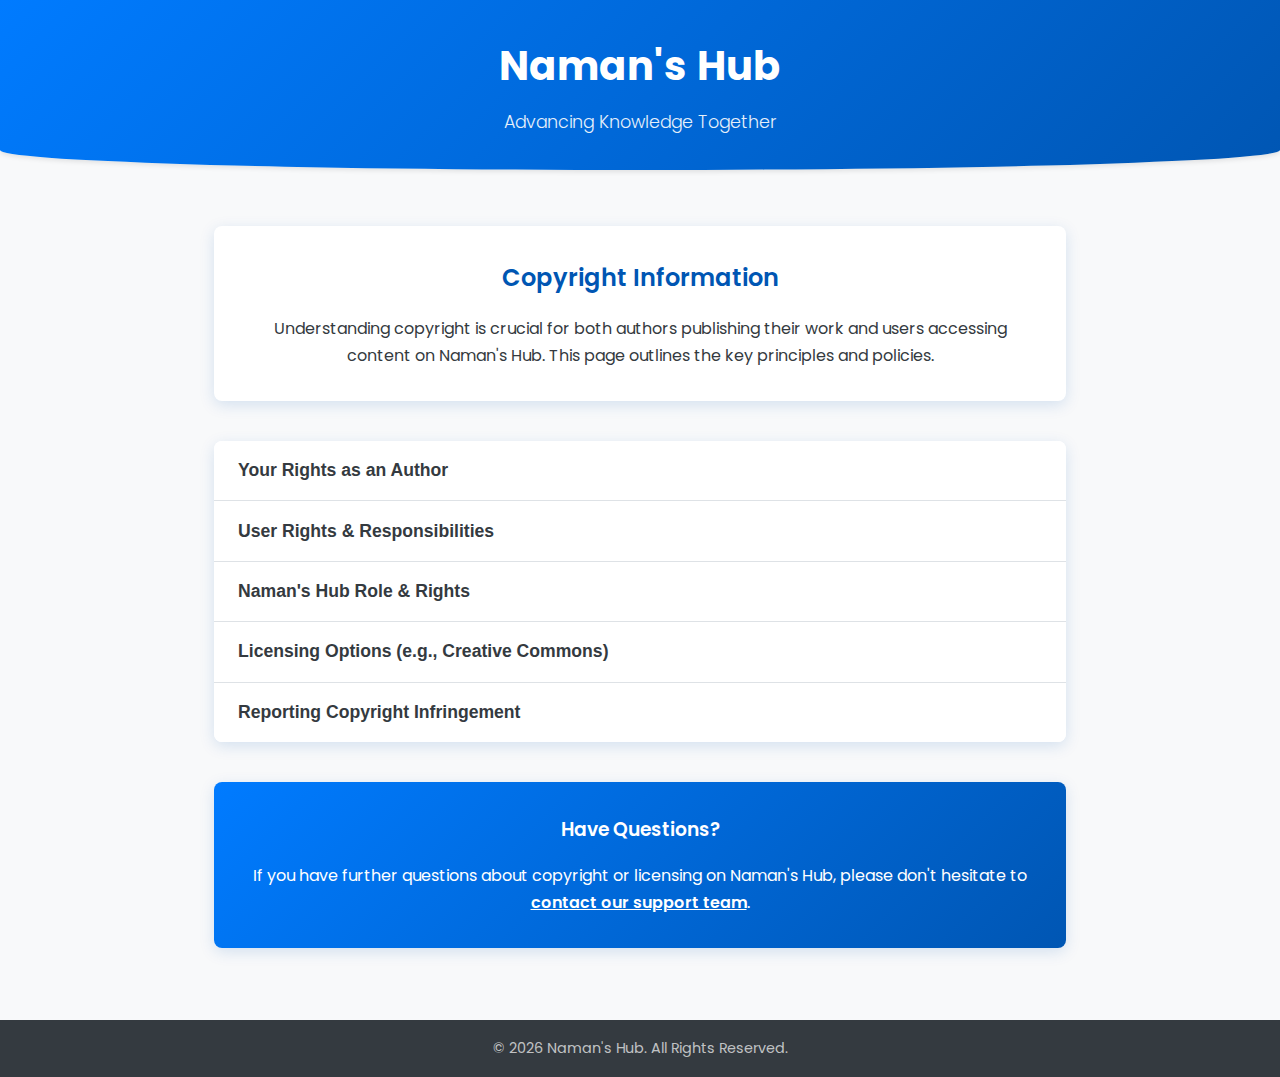
<file: legal/c.html>
<!DOCTYPE html>
<html lang="en">
<head>
    <meta charset="UTF-8">
    <meta name="viewport" content="width=device-width, initial-scale=1.0">
    <title>Copyright Information - Naman's Hub</title>
    <!-- Google Fonts -->
    <link rel="preconnect" href="https://fonts.googleapis.com">
    <link rel="preconnect" href="https://fonts.gstatic.com" crossorigin>
    <link href="https://fonts.googleapis.com/css2?family=Poppins:wght@300;400;600;700&display=swap" rel="stylesheet">
    <!-- Font Awesome -->
    <link rel="stylesheet" href="https://cdnjs.cloudflare.com/ajax/libs/font-awesome/6.4.0/css/all.min.css" integrity="sha512-iecdLmaskl7CVkqkXNQ/ZH/XLlvWZOJyj7Yy7tcenmpD1ypASozpmT/E0iPtmFIB46ZmdtAc9eNBvH0H/ZpiBw==" crossorigin="anonymous" referrerpolicy="no-referrer" />

    <style>
        /* --- CSS Reset & Base Styles --- */
        *,
        *::before,
        *::after {
            box-sizing: border-box;
            margin: 0;
            padding: 0;
        }

        :root {
            --primary-color: #0056b3; /* Professional Blue */
            --secondary-color: #007bff; /* Brighter Blue Accent */
            --light-bg: #f8f9fa;
            --dark-text: #343a40;
            --light-text: #ffffff;
            --border-color: #dee2e6;
            --accent-gradient: linear-gradient(135deg, #007bff, #0056b3);
            --box-shadow: 0 4px 15px rgba(0, 86, 179, 0.15);
            --hover-shadow: 0 6px 20px rgba(0, 86, 179, 0.25);
            --border-radius: 8px;
        }

        html {
            scroll-behavior: smooth;
        }

        body {
            font-family: 'Poppins', sans-serif;
            line-height: 1.7;
            color: var(--dark-text);
            background-color: var(--light-bg);
            display: flex;
            flex-direction: column;
            min-height: 100vh;
        }

        /* --- Header --- */
        .site-header {
            background: var(--accent-gradient);
            color: var(--light-text);
            padding: 2rem 1rem;
            text-align: center;
            box-shadow: 0 2px 5px rgba(0, 0, 0, 0.1);
            border-bottom-left-radius: 50% 20px; /* Curve effect */
            border-bottom-right-radius: 50% 20px; /* Curve effect */
            margin-bottom: 2rem;
        }

        .site-header h1 {
            font-size: 2.5rem;
            font-weight: 700;
            margin-bottom: 0.5rem;
            letter-spacing: 1px;
        }

        .site-header p {
            font-size: 1.1rem;
            font-weight: 300;
            opacity: 0.9;
        }

        /* --- Main Content Area --- */
        .main-content {
            flex-grow: 1;
            max-width: 900px;
            width: 95%;
            margin: 0 auto 3rem auto; /* Added bottom margin */
            padding: 1.5rem;
        }

        .intro-section {
            background-color: var(--light-text);
            padding: 2rem;
            border-radius: var(--border-radius);
            box-shadow: var(--box-shadow);
            margin-bottom: 2.5rem;
            text-align: center;
        }

        .intro-section h2 {
            color: var(--primary-color);
            margin-bottom: 1rem;
            font-weight: 600;
        }

        /* --- Accordion Styles --- */
        .accordion-container {
            background-color: var(--light-text);
            border-radius: var(--border-radius);
            box-shadow: var(--box-shadow);
            overflow: hidden; /* Important for border-radius with children */
        }

        .accordion-item {
            border-bottom: 1px solid var(--border-color);
        }
        .accordion-item:last-child {
            border-bottom: none;
        }

        .accordion-button {
            background-color: var(--light-text);
            color: var(--dark-text);
            cursor: pointer;
            padding: 1.2rem 1.5rem;
            width: 100%;
            text-align: left;
            border: none;
            outline: none;
            font-size: 1.1rem;
            font-weight: 600;
            transition: background-color 0.3s ease, color 0.3s ease;
            display: flex;
            justify-content: space-between;
            align-items: center;
        }

        .accordion-button:hover,
        .accordion-button.active {
            background-color: #eef7ff; /* Lighter blue tint */
            color: var(--primary-color);
        }

        .accordion-button .icon {
            font-size: 1.2rem;
            transition: transform 0.3s ease;
            color: var(--secondary-color);
        }

        .accordion-button.active .icon {
            transform: rotate(180deg);
        }

        .accordion-content {
            max-height: 0;
            overflow: hidden;
            transition: max-height 0.4s ease-out, padding 0.4s ease-out;
            background-color: #fdfdff; /* Slightly different background */
            padding: 0 1.5rem;
            color: #555;
            font-size: 0.95rem;
        }

         .accordion-content p,
         .accordion-content ul {
             margin-bottom: 1rem;
         }
         .accordion-content ul {
             padding-left: 20px;
             list-style: disc;
         }
         .accordion-content strong {
            color: var(--primary-color);
            font-weight: 600;
         }
         .accordion-content a {
             color: var(--secondary-color);
             text-decoration: none;
             font-weight: 600;
             transition: color 0.2s ease;
         }
         .accordion-content a:hover {
             color: var(--primary-color);
             text-decoration: underline;
         }


        /* --- Contact Section --- */
        .contact-section {
            margin-top: 2.5rem;
            padding: 2rem;
            background: var(--accent-gradient);
            color: var(--light-text);
            text-align: center;
            border-radius: var(--border-radius);
            box-shadow: var(--box-shadow);
        }

        .contact-section h3 {
            margin-bottom: 1rem;
            font-weight: 600;
        }

        .contact-section a {
            color: var(--light-text);
            text-decoration: underline;
            font-weight: 600;
            transition: opacity 0.2s ease;
        }
        .contact-section a:hover {
            opacity: 0.8;
        }


        /* --- Footer --- */
        .site-footer {
            background-color: var(--dark-text);
            color: rgba(255, 255, 255, 0.7);
            text-align: center;
            padding: 1rem;
            font-size: 0.9rem;
            margin-top: auto; /* Pushes footer to bottom */
        }

        /* --- Responsive Design --- */
        @media (max-width: 768px) {
            .site-header h1 {
                font-size: 2rem;
            }
            .site-header p {
                font-size: 1rem;
            }
            .main-content {
                width: 95%;
                padding: 1rem;
            }
            .accordion-button {
                padding: 1rem 1.2rem;
                font-size: 1rem;
            }
            .accordion-content {
                 padding: 0 1.2rem;
                 font-size: 0.9rem;
            }
             .intro-section, .contact-section {
                padding: 1.5rem;
            }
        }

         @media (max-width: 480px) {
             .site-header {
                 padding: 1.5rem 0.5rem;
                 border-bottom-left-radius: 40% 15px;
                 border-bottom-right-radius: 40% 15px;
             }
             .site-header h1 {
                 font-size: 1.8rem;
             }
             .site-header p {
                 font-size: 0.9rem;
             }
         }

    </style>
</head>
<body>

    <header class="site-header">
        <h1>Naman's Hub</h1>
        <p>Advancing Knowledge Together</p>
    </header>

    <main class="main-content">

        <section class="intro-section">
            <h2><i class="fas fa-copyright"></i> Copyright Information</h2>
            <p>Understanding copyright is crucial for both authors publishing their work and users accessing content on Naman's Hub. This page outlines the key principles and policies.</p>
        </section>

        <div class="accordion-container">

            <!-- Accordion Item 1: Author Rights -->
            <div class="accordion-item">
                <button class="accordion-button" aria-expanded="false">
                    <span><i class="fas fa-user-edit icon-left"></i> Your Rights as an Author</span>
                    <i class="fas fa-plus icon"></i>
                </button>
                <div class="accordion-content">
                    <p>At Naman's Hub, we believe authors should retain control over their intellectual property. When you publish your research paper with us:</p>
                    <ul>
                        <li><strong>You retain copyright:</strong> You, the author(s), hold the copyright to your work. You are not required to transfer your copyright to Naman's Hub.</li>
                        <li><strong>You grant us a license:</strong> You grant Naman's Hub a non-exclusive, worldwide, royalty-free license to publish, reproduce, distribute, display, and archive your work on our platform. This allows us to make your research accessible.</li>
                        <li><strong>Control over versions:</strong> You typically retain rights to reuse your work in other publications (e.g., book chapters, future articles), provided proper citation is given to the version published on Naman's Hub.</li>
                        <li><strong>Pre-prints and Post-prints:</strong> Our specific policies regarding pre-print servers (like arXiv) and institutional repositories will be detailed in the submission guidelines. Generally, we support responsible sharing.</li>
                    </ul>
                    <p>We encourage authors to clearly understand the terms before submission.</p><br>
                </div>
            </div>

            <!-- Accordion Item 2: User Rights & Responsibilities -->
            <div class="accordion-item">
                <button class="accordion-button" aria-expanded="false">
                    <span><i class="fas fa-users icon-left"></i> User Rights & Responsibilities</span>
                    <i class="fas fa-plus icon"></i>
                </button>
                <div class="accordion-content">
                    <p>Users accessing content on Naman's Hub are expected to respect the copyright of the authors. Generally, you are permitted to:</p>
                    <ul>
                        <li>Read, download, and print articles for personal, non-commercial, and educational purposes.</li>
                        <li>Share links to articles available on Naman's Hub.</li>
                        <li>Cite the work appropriately in your own research or publications, adhering to academic integrity standards.</li>
                        <li>Utilize content in accordance with any specific license terms applied by the author (see 'Licensing Options').</li>
                    </ul>
                    <p><strong>You may NOT:</strong></p>
                    <ul>
                        <li>Systematically download or redistribute large portions of content.</li>
                        <li>Modify, adapt, or create derivative works without explicit permission from the copyright holder (unless permitted by a specific license like Creative Commons).</li>
                        <li>Use the content for commercial purposes without permission.</li>
                        <li>Remove or obscure copyright notices.</li><br>
                    </ul>
                </div>
            </div>

             <!-- Accordion Item 3: Naman's Hub Role -->
            <div class="accordion-item">
                <button class="accordion-button" aria-expanded="false">
                    <span><i class="fas fa-cogs icon-left"></i> Naman's Hub Role & Rights</span>
                    <i class="fas fa-plus icon"></i>
                </button>
                <div class="accordion-content">
                    <p>Naman's Hub acts as a platform for dissemination and discovery. Based on the license granted by authors, we have the right to:</p>
                    <ul>
                        <li>Host, format, and display the submitted works on our website and associated platforms.</li>
                        <li>Distribute the works electronically to our users.</li>
                        <li>Index the works in relevant academic databases and search engines to enhance visibility.</li>
                        <li>Implement measures to protect the integrity of the works and prevent unauthorized use.</li>
                        <li>Archive the content for long-term accessibility.</li>
                        <li>Use metadata (like titles, abstracts, author names) for promotional and operational purposes.</li>
                    </ul>
                    <p>We are committed to upholding academic standards and respecting intellectual property rights.</p><br>
                </div>
            </div>


            <!-- Accordion Item 4: Licensing Options (Creative Commons) -->
            <div class="accordion-item">
                <button class="accordion-button" aria-expanded="false">
                    <span><i class="fab fa-creative-commons icon-left"></i> Licensing Options (e.g., Creative Commons)</span>
                    <i class="fas fa-plus icon"></i>
                </button>
                <div class="accordion-content">
                    <p>To promote open access and wider dissemination, Naman's Hub encourages authors to consider publishing their work under a <a href="https://creativecommons.org/licenses/" target="_blank" rel="noopener noreferrer">Creative Commons (CC) license</a>. These licenses provide a standardized way to grant permissions for reuse while retaining copyright.</p>
                    <p>Common options include:</p>
                    <ul>
                        <li><strong>CC BY (Attribution):</strong> Allows others to distribute, remix, adapt, and build upon your work, even commercially, as long as they credit you for the original creation. This is the most accommodating license offered.</li>
                        <li><strong>CC BY-SA (Attribution-ShareAlike):</strong> Allows reuse and modification, but any derivative works must also be licensed under the same CC BY-SA terms.</li>
                        <li><strong>CC BY-NC (Attribution-NonCommercial):</strong> Allows reuse and modification for non-commercial purposes only, with attribution.</li>
                        <li><strong>CC BY-ND (Attribution-NoDerivs):</strong> Allows redistribution, commercial and non-commercial, as long as it is passed along unchanged and in whole, with credit to you.</li>
                    </ul>
                    <p>The specific license options available during the submission process will be clearly presented. Choosing a CC license can significantly increase the impact and reach of your research.</p><br>
                </div>
            </div>

            <!-- Accordion Item 5: Reporting Copyright Infringement -->
            <div class="accordion-item">
                <button class="accordion-button" aria-expanded="false">
                    <span><i class="fas fa-exclamation-triangle icon-left"></i> Reporting Copyright Infringement</span>
                    <i class="fas fa-plus icon"></i>
                </button>
                <div class="accordion-content">
                    <p>Naman's Hub respects intellectual property rights and takes claims of copyright infringement seriously. If you believe that your work has been copied or used on our platform in a way that constitutes copyright infringement, please provide our designated Copyright Agent with the following information (as required by the Digital Millennium Copyright Act - DMCA or relevant local laws):</p>
                    <ul>
                        <li>A physical or electronic signature of the copyright owner or a person authorized to act on their behalf.</li>
                        <li>Identification of the copyrighted work claimed to have been infringed.</li>
                        <li>Identification of the material that is claimed to be infringing and information reasonably sufficient to permit us to locate the material (e.g., URL).</li>
                        <li>Your contact information (address, telephone number, email address).</li>
                        <li>A statement that you have a good faith belief that use of the material in the manner complained of is not authorized by the copyright owner, its agent, or the law.</li>
                        <li>A statement that the information in the notification is accurate, and, under penalty of perjury, that you are authorized to act on behalf of the copyright owner.</li>
                    </ul>
                    <p>Please send infringement notices to: example@example.com</p>
                    <p><strong>Note:</strong> This information is for informational purposes and does not constitute legal advice. Consult with a legal professional for specific copyright questions.</p><br>
                </div>
            </div>

        </div> <!-- End Accordion Container -->

        <section class="contact-section">
            <h3>Have Questions?</h3>
            <p>If you have further questions about copyright or licensing on Naman's Hub, please don't hesitate to <a href="mailto:example@example.com">contact our support team</a>.</p>
             <!-- Replace mailto with a link to your actual contact page if preferred -->
        </section>

    </main>

    <footer class="site-footer">
        © <span id="currentYear"></span> Naman's Hub. All Rights Reserved.
    </footer>

    <script>
        document.addEventListener('DOMContentLoaded', function () {
            const accordionButtons = document.querySelectorAll('.accordion-button');
            const currentYearSpan = document.getElementById('currentYear');

            // Set current year in footer
            if (currentYearSpan) {
                currentYearSpan.textContent = new Date().getFullYear();
            }

            accordionButtons.forEach(button => {
                button.addEventListener('click', () => {
                    const content = button.nextElementSibling;
                    const icon = button.querySelector('.icon');
                    const currentlyActive = button.classList.contains('active');

                    // --- Optional: Close all other accordions ---
                    accordionButtons.forEach(otherButton => {
                        if (otherButton !== button && otherButton.classList.contains('active')) {
                            otherButton.classList.remove('active');
                            otherButton.setAttribute('aria-expanded', 'false');
                            otherButton.nextElementSibling.style.maxHeight = null;
                            otherButton.nextElementSibling.style.paddingTop = null; // Reset padding
                            otherButton.nextElementSibling.style.paddingBottom = null; // Reset padding
                            otherButton.querySelector('.icon').classList.remove('fa-minus');
                            otherButton.querySelector('.icon').classList.add('fa-plus');
                        }
                    });
                    // --- End Optional Section ---

                    // Toggle the clicked accordion
                    if (!currentlyActive) {
                        button.classList.add('active');
                        button.setAttribute('aria-expanded', 'true');
                        content.style.maxHeight = content.scrollHeight + "px";
                        content.style.paddingTop = '1.5rem'; // Add padding when open
                        content.style.paddingBottom = '1.5rem'; // Add padding when open
                        icon.classList.remove('fa-plus');
                        icon.classList.add('fa-minus');
                    } else {
                        button.classList.remove('active');
                        button.setAttribute('aria-expanded', 'false');
                        content.style.maxHeight = null;
                        content.style.paddingTop = null; // Remove padding when closed
                        content.style.paddingBottom = null; // Remove padding when closed
                        icon.classList.remove('fa-minus');
                        icon.classList.add('fa-plus');
                    }
                });
            });
        });
    </script>

</body>
</html>
</file>
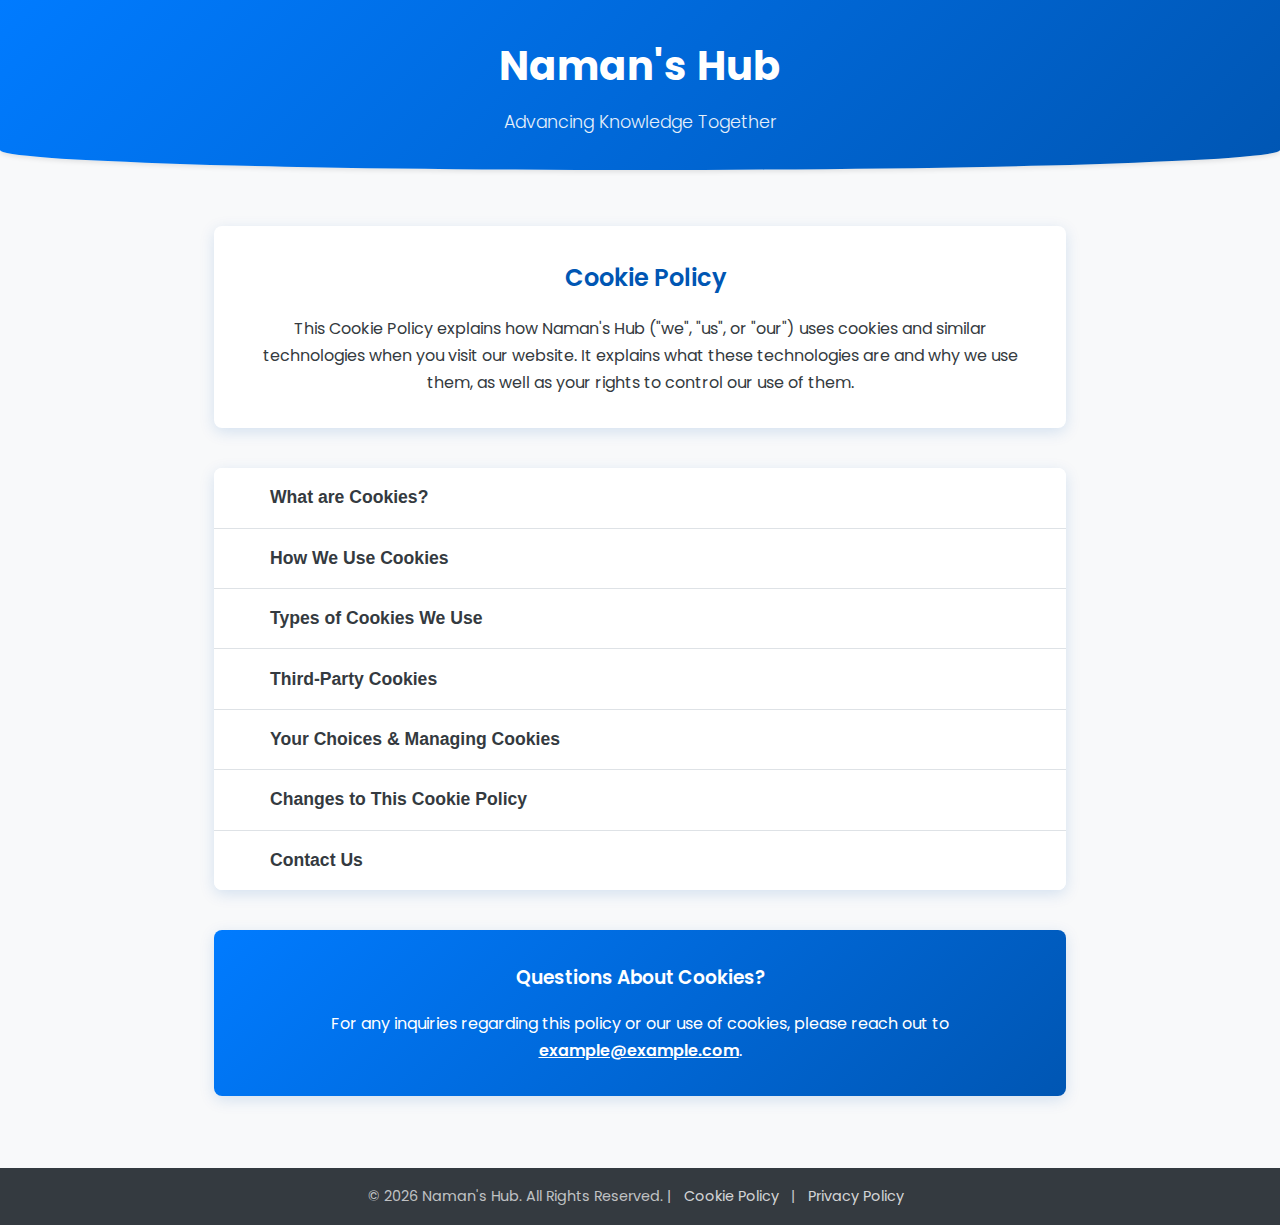
<file: legal/cookie-policy.html>
<!DOCTYPE html>
<html lang="en">
<head>
    <meta charset="UTF-8">
    <meta name="viewport" content="width=device-width, initial-scale=1.0">
    <title>Cookie Policy - Naman's Hub</title>
    <!-- Google Fonts -->
    <link rel="preconnect" href="https://fonts.googleapis.com">
    <link rel="preconnect" href="https://fonts.gstatic.com" crossorigin>
    <link href="https://fonts.googleapis.com/css2?family=Poppins:wght@300;400;600;700&display=swap" rel="stylesheet">
    <!-- Font Awesome -->
    <link rel="stylesheet" href="https://cdnjs.cloudflare.com/ajax/libs/font-awesome/6.4.0/css/all.min.css" integrity="sha512-iecdLmaskl7CVkqkXNQ/ZH/XLlvWZOJyj7Yy7tcenmpD1ypASozpmT/E0iPtmFIB46ZmdtAc9eNBvH0H/ZpiBw==" crossorigin="anonymous" referrerpolicy="no-referrer" />

    <style>
        /* --- CSS Reset & Base Styles --- */
        *,
        *::before,
        *::after {
            box-sizing: border-box;
            margin: 0;
            padding: 0;
        }

        :root {
            --primary-color: #0056b3; /* Professional Blue */
            --secondary-color: #007bff; /* Brighter Blue Accent */
            --light-bg: #f8f9fa;
            --dark-text: #343a40;
            --light-text: #ffffff;
            --border-color: #dee2e6;
            --accent-gradient: linear-gradient(135deg, #007bff, #0056b3);
            --box-shadow: 0 4px 15px rgba(0, 86, 179, 0.15);
            --hover-shadow: 0 6px 20px rgba(0, 86, 179, 0.25);
            --border-radius: 8px;
        }

        html {
            scroll-behavior: smooth;
        }

        body {
            font-family: 'Poppins', sans-serif;
            line-height: 1.7;
            color: var(--dark-text);
            background-color: var(--light-bg);
            display: flex;
            flex-direction: column;
            min-height: 100vh;
        }

        /* --- Header --- */
        .site-header {
            background: var(--accent-gradient);
            color: var(--light-text);
            padding: 2rem 1rem;
            text-align: center;
            box-shadow: 0 2px 5px rgba(0, 0, 0, 0.1);
            border-bottom-left-radius: 50% 20px; /* Curve effect */
            border-bottom-right-radius: 50% 20px; /* Curve effect */
            margin-bottom: 2rem;
        }

        .site-header h1 {
            font-size: 2.5rem;
            font-weight: 700;
            margin-bottom: 0.5rem;
            letter-spacing: 1px;
        }

        .site-header p {
            font-size: 1.1rem;
            font-weight: 300;
            opacity: 0.9;
        }

        /* --- Main Content Area --- */
        .main-content {
            flex-grow: 1;
            max-width: 900px;
            width: 95%;
            margin: 0 auto 3rem auto; /* Added bottom margin */
            padding: 1.5rem;
        }

        .intro-section {
            background-color: var(--light-text);
            padding: 2rem;
            border-radius: var(--border-radius);
            box-shadow: var(--box-shadow);
            margin-bottom: 2.5rem;
            text-align: center;
        }

        .intro-section h2 {
            color: var(--primary-color);
            margin-bottom: 1rem;
            font-weight: 600;
            display: flex; /* Align icon and text */
            align-items: center;
            justify-content: center;
            gap: 0.75rem; /* Space between icon and text */
        }
        .intro-section h2 .fa-cookie-bite { /* Specific icon styling */
            font-size: 1.8rem;
        }


        /* --- Accordion Styles --- */
        .accordion-container {
            background-color: var(--light-text);
            border-radius: var(--border-radius);
            box-shadow: var(--box-shadow);
            overflow: hidden; /* Important for border-radius with children */
        }

        .accordion-item {
            border-bottom: 1px solid var(--border-color);
        }
        .accordion-item:last-child {
            border-bottom: none;
        }

        .accordion-button {
            background-color: var(--light-text);
            color: var(--dark-text);
            cursor: pointer;
            padding: 1.2rem 1.5rem;
            width: 100%;
            text-align: left;
            border: none;
            outline: none;
            font-size: 1.1rem;
            font-weight: 600;
            transition: background-color 0.3s ease, color 0.3s ease;
            display: flex;
            justify-content: space-between;
            align-items: center;
        }

         .accordion-button .button-text {
            display: flex;
            align-items: center;
            gap: 0.75rem; /* Space between icon and text */
        }

         .accordion-button .icon-left { /* Style for icons on the left */
            color: var(--secondary-color);
            font-size: 1.1em; /* Slightly larger */
             width: 20px; /* Ensure alignment */
             text-align: center;
        }


        .accordion-button:hover,
        .accordion-button.active {
            background-color: #eef7ff; /* Lighter blue tint */
            color: var(--primary-color);
        }

        .accordion-button .icon-toggle { /* Renamed from .icon for clarity */
            font-size: 1.2rem;
            transition: transform 0.3s ease;
            color: var(--secondary-color);
        }

        .accordion-button.active .icon-toggle {
            transform: rotate(180deg);
        }

        .accordion-content {
            max-height: 0;
            overflow: hidden;
            transition: max-height 0.4s ease-out, padding 0.4s ease-out;
            background-color: #fdfdff; /* Slightly different background */
            padding: 0 1.5rem;
            color: #555;
            font-size: 0.95rem;
        }

         .accordion-content p,
         .accordion-content ul,
         .accordion-content table {
             margin-bottom: 1rem;
         }
         .accordion-content ul {
             padding-left: 20px;
             list-style: disc; /* Use disc, or consider custom icons */
         }
         .accordion-content strong {
            color: var(--primary-color);
            font-weight: 600;
         }
         .accordion-content a {
             color: var(--secondary-color);
             text-decoration: none;
             font-weight: 600;
             transition: color 0.2s ease;
         }
         .accordion-content a:hover {
             color: var(--primary-color);
             text-decoration: underline;
         }
         .accordion-content table {
             width: 100%;
             border-collapse: collapse;
             font-size: 0.9rem;
         }
         .accordion-content th,
         .accordion-content td {
             border: 1px solid var(--border-color);
             padding: 0.5rem 0.75rem;
             text-align: left;
         }
          .accordion-content th {
              background-color: #eef7ff;
              font-weight: 600;
          }


        /* --- Contact Section --- */
        .contact-section {
            margin-top: 2.5rem;
            padding: 2rem;
            background: var(--accent-gradient);
            color: var(--light-text);
            text-align: center;
            border-radius: var(--border-radius);
            box-shadow: var(--box-shadow);
        }

        .contact-section h3 {
            margin-bottom: 1rem;
            font-weight: 600;
        }

        .contact-section a {
            color: var(--light-text);
            text-decoration: underline;
            font-weight: 600;
            transition: opacity 0.2s ease;
        }
        .contact-section a:hover {
            opacity: 0.8;
        }


        /* --- Footer --- */
        .site-footer {
            background-color: var(--dark-text);
            color: rgba(255, 255, 255, 0.7);
            text-align: center;
            padding: 1rem;
            font-size: 0.9rem;
            margin-top: auto; /* Pushes footer to bottom */
        }
         .site-footer a {
            color: rgba(255, 255, 255, 0.8);
             text-decoration: none;
             margin: 0 0.5rem;
         }
         .site-footer a:hover {
             text-decoration: underline;
         }

        /* --- Responsive Design --- */
        @media (max-width: 768px) {
            .site-header h1 {
                font-size: 2rem;
            }
            .site-header p {
                font-size: 1rem;
            }
            .main-content {
                width: 95%;
                padding: 1rem;
            }
            .intro-section h2 {
                 font-size: 1.5rem; /* Adjust title size */
                 gap: 0.5rem;
            }
            .intro-section h2 .fa-cookie-bite {
                 font-size: 1.5rem;
             }

            .accordion-button {
                padding: 1rem 1.2rem;
                font-size: 1rem;
            }
             .accordion-button .button-text {
                 gap: 0.5rem; /* Adjust gap */
             }

            .accordion-content {
                 padding: 0 1.2rem;
                 font-size: 0.9rem;
            }
             .intro-section, .contact-section {
                padding: 1.5rem;
            }
        }

         @media (max-width: 480px) {
             .site-header {
                 padding: 1.5rem 0.5rem;
                 border-bottom-left-radius: 40% 15px;
                 border-bottom-right-radius: 40% 15px;
             }
             .site-header h1 {
                 font-size: 1.8rem;
             }
             .site-header p {
                 font-size: 0.9rem;
             }
             .intro-section h2 {
                 font-size: 1.3rem; /* Further adjust title size */
                 flex-direction: column; /* Stack icon and text */
                 gap: 0.3rem;
             }
              .intro-section h2 .fa-cookie-bite {
                 margin-bottom: 0.25rem;
             }
             .accordion-content table,
             .accordion-content th,
             .accordion-content td {
                 font-size: 0.85rem; /* Smaller table text on mobile */
                 padding: 0.4rem 0.5rem;
             }
         }

    </style>
</head>
<body>

    <header class="site-header">
        <h1>Naman's Hub</h1>
        <p>Advancing Knowledge Together</p>
    </header>

    <main class="main-content">

        <section class="intro-section">
             <h2>
                <i class="fas fa-cookie-bite"></i>
                <span>Cookie Policy</span>
            </h2>
            <p>This Cookie Policy explains how Naman's Hub ("we", "us", or "our") uses cookies and similar technologies when you visit our website. It explains what these technologies are and why we use them, as well as your rights to control our use of them.</p>
        </section>

        <div class="accordion-container">

            <!-- Accordion Item 1: What are Cookies? -->
            <div class="accordion-item">
                <button class="accordion-button" aria-expanded="false">
                    <span class="button-text">
                        <i class="fas fa-info-circle icon-left"></i>
                        What are Cookies?
                    </span>
                    <i class="fas fa-plus icon-toggle"></i>
                </button>
                <div class="accordion-content">
                    <p>Cookies are small data files that are placed on your computer or mobile device when you visit a website. Cookies are widely used by website owners to make their websites work, or to work more efficiently, as well as to provide reporting information.</p>
                    <p>Cookies set by the website owner (in this case, Naman's Hub) are called "first-party cookies". Cookies set by parties other than the website owner are called "third-party cookies". Third-party cookies enable third-party features or functionality to be provided on or through the website (e.g., advertising, interactive content, and analytics).</p>
                    <p>Cookies can be "session" cookies (which expire once you close your web browser) or "persistent" cookies (which stay on your device for a set period or until you delete them).</p><br>
                </div>
            </div>

            <!-- Accordion Item 2: How We Use Cookies -->
            <div class="accordion-item">
                <button class="accordion-button" aria-expanded="false">
                     <span class="button-text">
                        <i class="fas fa-cogs icon-left"></i>
                         How We Use Cookies
                     </span>
                    <i class="fas fa-plus icon-toggle"></i>
                </button>
                <div class="accordion-content">
                    <p>We use first-party and third-party cookies for several reasons. Some cookies are required for technical reasons for our website to operate, and we refer to these as "essential" or "strictly necessary" cookies.</p>
                    <p>Other cookies enable us to track and target the interests of our users to enhance the experience on our platform. These include:</p>
                     <ul>
                        <li><strong>Functionality Cookies:</strong> Used to recognize you when you return to our website and remember your preferences (e.g., your choice of language or region, login information).</li>
                        <li><strong>Performance/Analytics Cookies:</strong> Allow us to recognize and count the number of visitors and see how visitors move around our website. This helps us improve the way our website works (e.g., by ensuring users find what they are looking for easily). We may use services like Google Analytics for this purpose.</li>
                        <!-- Optional: Add if relevant -->
                        <!-- <li><strong>Targeting/Advertising Cookies:</strong> Record your visit, pages visited, and links followed. This information might be used by us or third parties to make advertising displayed potentially more relevant to your interests. (Note: Less common for purely academic sites, but include if applicable).</li> -->
                    </ul>
                     <p>The specific types of first and third-party cookies served through our website and the purposes they perform are described in the table below (or the next section).</p><br>
                </div>
            </div>

             <!-- Accordion Item 3: Types of Cookies Used -->
            <div class="accordion-item">
                <button class="accordion-button" aria-expanded="false">
                     <span class="button-text">
                        <i class="fas fa-list-ul icon-left"></i>
                         Types of Cookies We Use
                     </span>
                    <i class="fas fa-plus icon-toggle"></i>
                </button>
                <div class="accordion-content">
                   <p>Below is a list of the main types of cookies we may use on Naman's Hub:</p>
                   <table>
                       <thead>
                           <tr>
                               <th>Category</th>
                               <th>Purpose</th>
                               <th>Type (Session/Persistent)</th>
                               <th>Party (First/Third)</th>
                           </tr>
                       </thead>
                       <tbody>
                           <tr>
                               <td><strong>Essential</strong></td>
                               <td>Required for site navigation, login functionality, security, and core operations. Cannot be disabled.</td>
                               <td>Session & Persistent</td>
                               <td>First-party</td>
                           </tr>
                            <tr>
                               <td><strong>Functionality</strong></td>
                               <td>Remember user preferences (e.g., language, login status) to provide a more personalized experience.</td>
                               <td>Persistent</td>
                               <td>First-party</td>
                           </tr>
                            <tr>
                               <td><strong>Performance / Analytics</strong></td>
                               <td>Collect anonymous data about site usage (pages visited, time spent) to help us understand user behavior and improve the site.</td>
                               <td>Persistent</td>
                               <td>First-party & Third-party (e.g., Google Analytics)</td>
                           </tr>
                           <!-- Add other categories if needed, e.g., Advertising -->
                           <!--
                           <tr>
                               <td><strong>Advertising</strong></td>
                               <td>Used to deliver advertisements more relevant to you and your interests. (State if not used: Naman's Hub currently does not use advertising cookies).</td>
                               <td>Persistent</td>
                               <td>Third-party</td>
                           </tr>
                           -->
                       </tbody>
                   </table>
                   <p><em>Note: This list is illustrative and may not be exhaustive. Specific cookies used can change.</em></p><br>
                </div>
            </div>


            <!-- Accordion Item 4: Third-Party Cookies -->
            <div class="accordion-item">
                <button class="accordion-button" aria-expanded="false">
                     <span class="button-text">
                        <i class="fas fa-share-alt icon-left"></i>
                         Third-Party Cookies
                     </span>
                    <i class="fas fa-plus icon-toggle"></i>
                </button>
                <div class="accordion-content">
                    <p>As mentioned, some features or analytics on our site may rely on third-party services, which might set their own cookies. We do not control the use of these third-party cookies.</p>
                    <p>Examples include:</p>
                    <ul>
                       <li><strong>Google Analytics:</strong> To analyze website traffic. You can learn about Google's practices <a href="https://policies.google.com/technologies/partner-sites" target="_blank" rel="noopener noreferrer">here</a> and opt-out via their browser add-on <a href="https://tools.google.com/dlpage/gaoptout" target="_blank" rel="noopener noreferrer">here</a>.</li>
                       <li><strong>Embedded Content:</strong> Content from services like YouTube, Vimeo, or social media platforms embedded in articles may set cookies.</li>
                       <!-- Add other relevant third parties -->
                    </ul>
                    <p>We recommend reviewing the privacy and cookie policies of these third-party providers for more information.</p><br>
                </div>
            </div>

            <!-- Accordion Item 5: Your Choices & Managing Cookies -->
            <div class="accordion-item">
                <button class="accordion-button" aria-expanded="false">
                     <span class="button-text">
                        <i class="fas fa-user-cog icon-left"></i>
                        Your Choices & Managing Cookies
                     </span>
                    <i class="fas fa-plus icon-toggle"></i>
                </button>
                <div class="accordion-content">
                     <p>You have the right to decide whether to accept or reject cookies (except for strictly necessary cookies).</p>
                     <p><strong>Cookie Consent Tool:</strong> When you first visit our site, you may be presented with a cookie banner allowing you to customize your preferences.</p>
                     <p><strong>Browser Settings:</strong> Most web browsers allow you to control cookies through their settings preferences. You can usually find these settings in the 'Options' or 'Preferences' menu of your browser. To understand these settings, the following links may be helpful, or you can use the 'Help' option in your browser for more details:</p>
                    <ul>
                        <li><a href="https://support.google.com/chrome/answer/95647" target="_blank" rel="noopener noreferrer">Cookie settings in Chrome</a></li>
                        <li><a href="https://support.mozilla.org/en-US/kb/enable-and-disable-cookies-website-preferences" target="_blank" rel="noopener noreferrer">Cookie settings in Firefox</a></li>
                        <li><a href="https://support.microsoft.com/en-us/microsoft-edge/delete-cookies-in-microsoft-edge-63947406-40ac-c3b8-57b9-2a946a29ae09" target="_blank" rel="noopener noreferrer">Cookie settings in Edge</a></li>
                        <li><a href="https://support.apple.com/guide/safari/manage-cookies-and-website-data-sfri11471/mac" target="_blank" rel="noopener noreferrer">Cookie settings in Safari</a></li>
                    </ul>
                     <p><strong>Opt-Out Links:</strong> For some third-party cookies (like analytics), you may be able to opt-out directly via links provided (see 'Third-Party Cookies' section).</p>
                    <p>Please note that blocking all cookies may negatively impact your user experience, and some parts of the website may not function properly.</p><br>
                </div>
            </div>

             <!-- Accordion Item 6: Changes to This Policy -->
            <div class="accordion-item">
                <button class="accordion-button" aria-expanded="false">
                     <span class="button-text">
                        <i class="fas fa-sync-alt icon-left"></i>
                         Changes to This Cookie Policy
                     </span>
                    <i class="fas fa-plus icon-toggle"></i>
                </button>
                <div class="accordion-content">
                    <p>We may update this Cookie Policy from time to time to reflect, for example, changes to the cookies we use or for other operational, legal, or regulatory reasons.</p>
                    <p>Please revisit this Cookie Policy regularly to stay informed about our use of cookies and related technologies. The date at the bottom of this Cookie Policy indicates when it was last updated.</p><br>
                </div>
            </div>

            <!-- Accordion Item 7: Contact Us -->
            <div class="accordion-item">
                 <button class="accordion-button" aria-expanded="false">
                     <span class="button-text">
                        <i class="fas fa-envelope icon-left"></i>
                         Contact Us
                     </span>
                    <i class="fas fa-plus icon-toggle"></i>
                </button>
                 <div class="accordion-content">
                    <p>If you have any questions about our use of cookies or other technologies, please email us at:</p>
                    <p><strong><a href="mailto:example@example.com">example@example.com</a></strong></p><br>
                    <!-- Optional: Add link to a general contact page -->
                    <!-- <p>Or visit our <a href="/contact">Contact Page</a>.</p> -->
                </div>
            </div>


        </div> <!-- End Accordion Container -->

        <section class="contact-section">
            <h3>Questions About Cookies?</h3>
            <p>For any inquiries regarding this policy or our use of cookies, please reach out to <a href="mailto:example@example.com">example@example.com</a>.</p>
        </section>

    </main>

    <footer class="site-footer">
        © <span id="currentYear"></span> Naman's Hub. All Rights Reserved. |
        <a href="cookie-policy.html">Cookie Policy</a> | <!-- Link to this page -->
        <a href="privacy-policy.html">Privacy Policy</a> <!-- Example Link -->
        <!-- Add other relevant footer links -->
    </footer>

    <script>
        document.addEventListener('DOMContentLoaded', function () {
            const accordionButtons = document.querySelectorAll('.accordion-button');
            const currentYearSpan = document.getElementById('currentYear');

            // Set current year in footer
            if (currentYearSpan) {
                currentYearSpan.textContent = new Date().getFullYear();
            }

            accordionButtons.forEach(button => {
                button.addEventListener('click', () => {
                    const content = button.nextElementSibling;
                    const icon = button.querySelector('.icon-toggle'); // Use the specific class for the toggle icon
                    const currentlyActive = button.classList.contains('active');

                    // --- Optional: Close all other accordions ---
                    accordionButtons.forEach(otherButton => {
                        if (otherButton !== button && otherButton.classList.contains('active')) {
                            otherButton.classList.remove('active');
                            otherButton.setAttribute('aria-expanded', 'false');
                            otherButton.nextElementSibling.style.maxHeight = null;
                            otherButton.nextElementSibling.style.paddingTop = null; // Reset padding
                            otherButton.nextElementSibling.style.paddingBottom = null; // Reset padding
                            const otherIcon = otherButton.querySelector('.icon-toggle');
                            if (otherIcon) {
                                otherIcon.classList.remove('fa-minus');
                                otherIcon.classList.add('fa-plus');
                            }
                        }
                    });
                    // --- End Optional Section ---

                    // Toggle the clicked accordion
                    if (!currentlyActive) {
                        button.classList.add('active');
                        button.setAttribute('aria-expanded', 'true');
                        content.style.maxHeight = content.scrollHeight + "px";
                        content.style.paddingTop = '1.5rem'; // Add padding when open
                        content.style.paddingBottom = '1.5rem'; // Add padding when open
                        if (icon) {
                            icon.classList.remove('fa-plus');
                            icon.classList.add('fa-minus');
                        }
                    } else {
                        button.classList.remove('active');
                        button.setAttribute('aria-expanded', 'false');
                        content.style.maxHeight = null;
                        content.style.paddingTop = null; // Remove padding when closed
                        content.style.paddingBottom = null; // Remove padding when closed
                        if (icon) {
                            icon.classList.remove('fa-minus');
                            icon.classList.add('fa-plus');
                        }
                    }
                });
            });

            // Add last updated date dynamically (Optional - better to set manually for policy pages)
            // const lastUpdated = document.getElementById('lastUpdatedDate');
            // if(lastUpdated) {
            //    // You'd typically set this date manually when you update the policy.
            //    // Example: lastUpdated.textContent = "October 26, 2023";
            // }
        });
    </script>

</body>
</html>
</file>
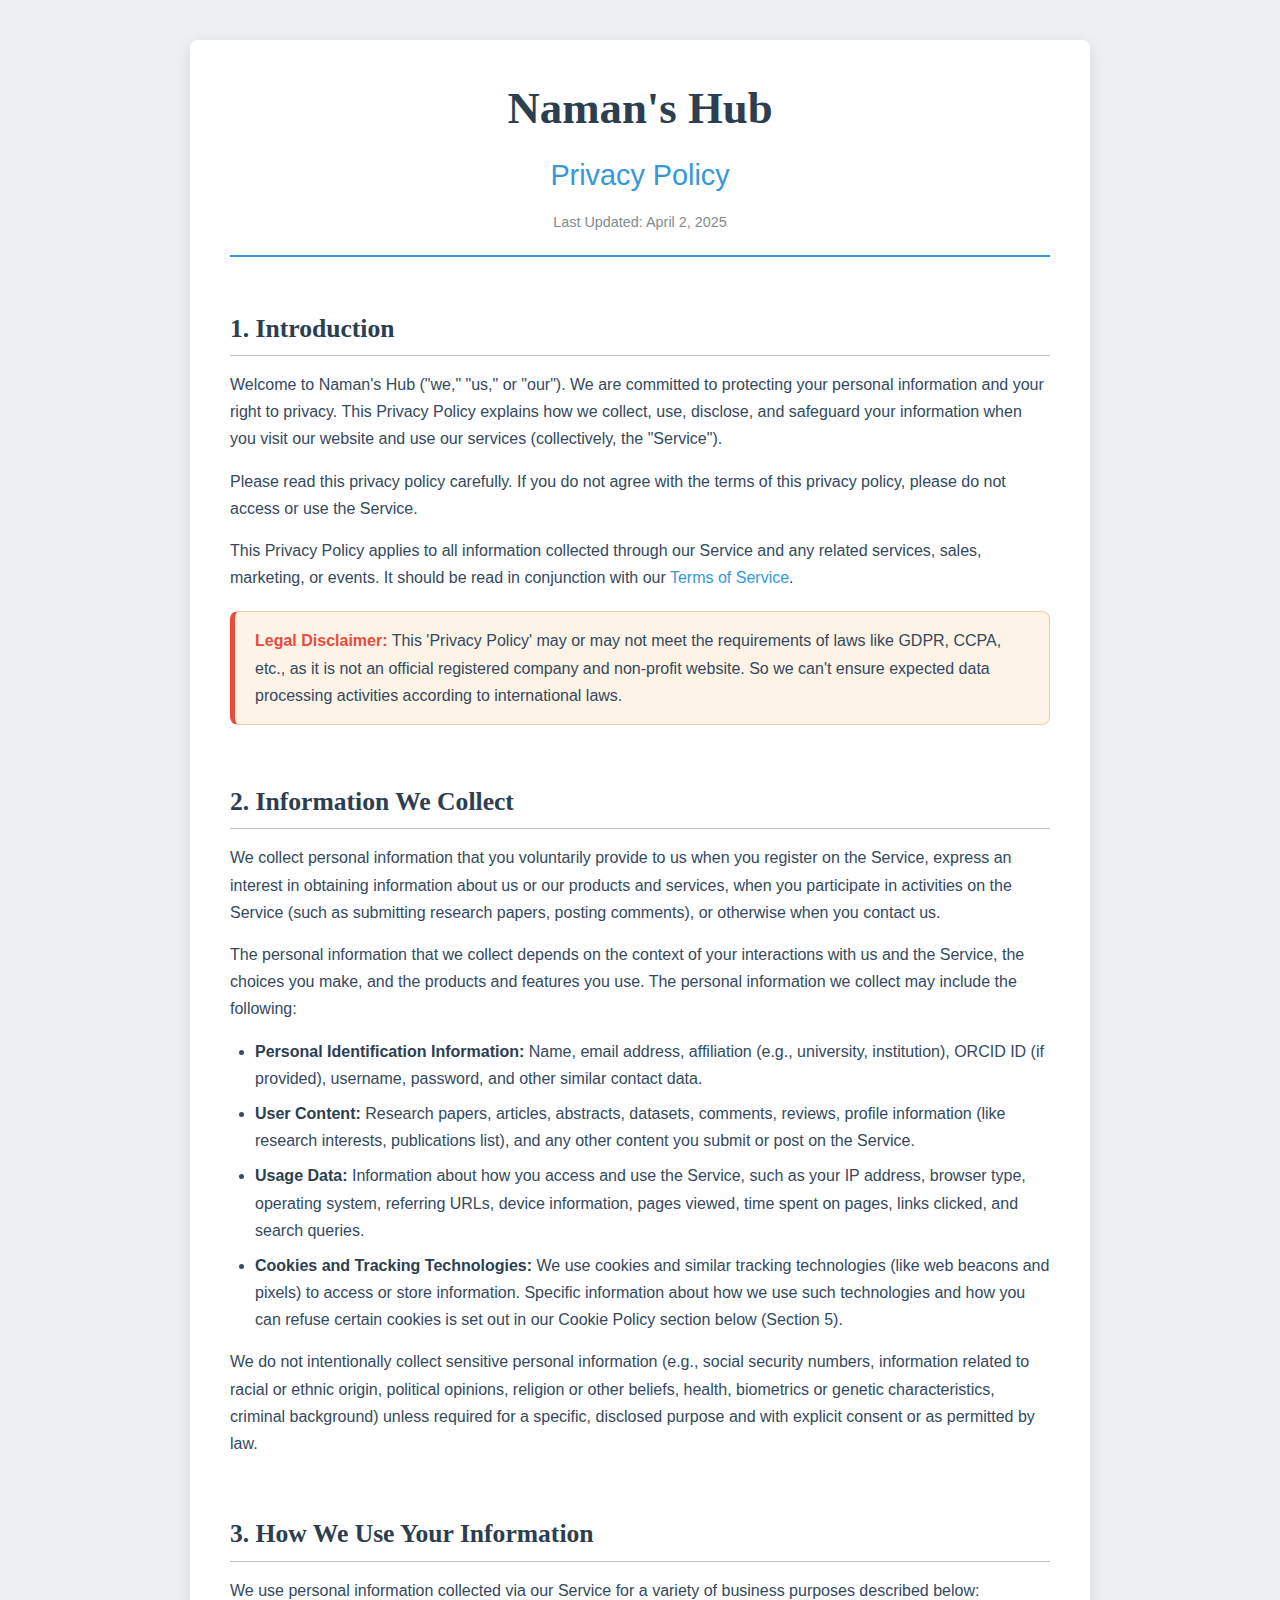
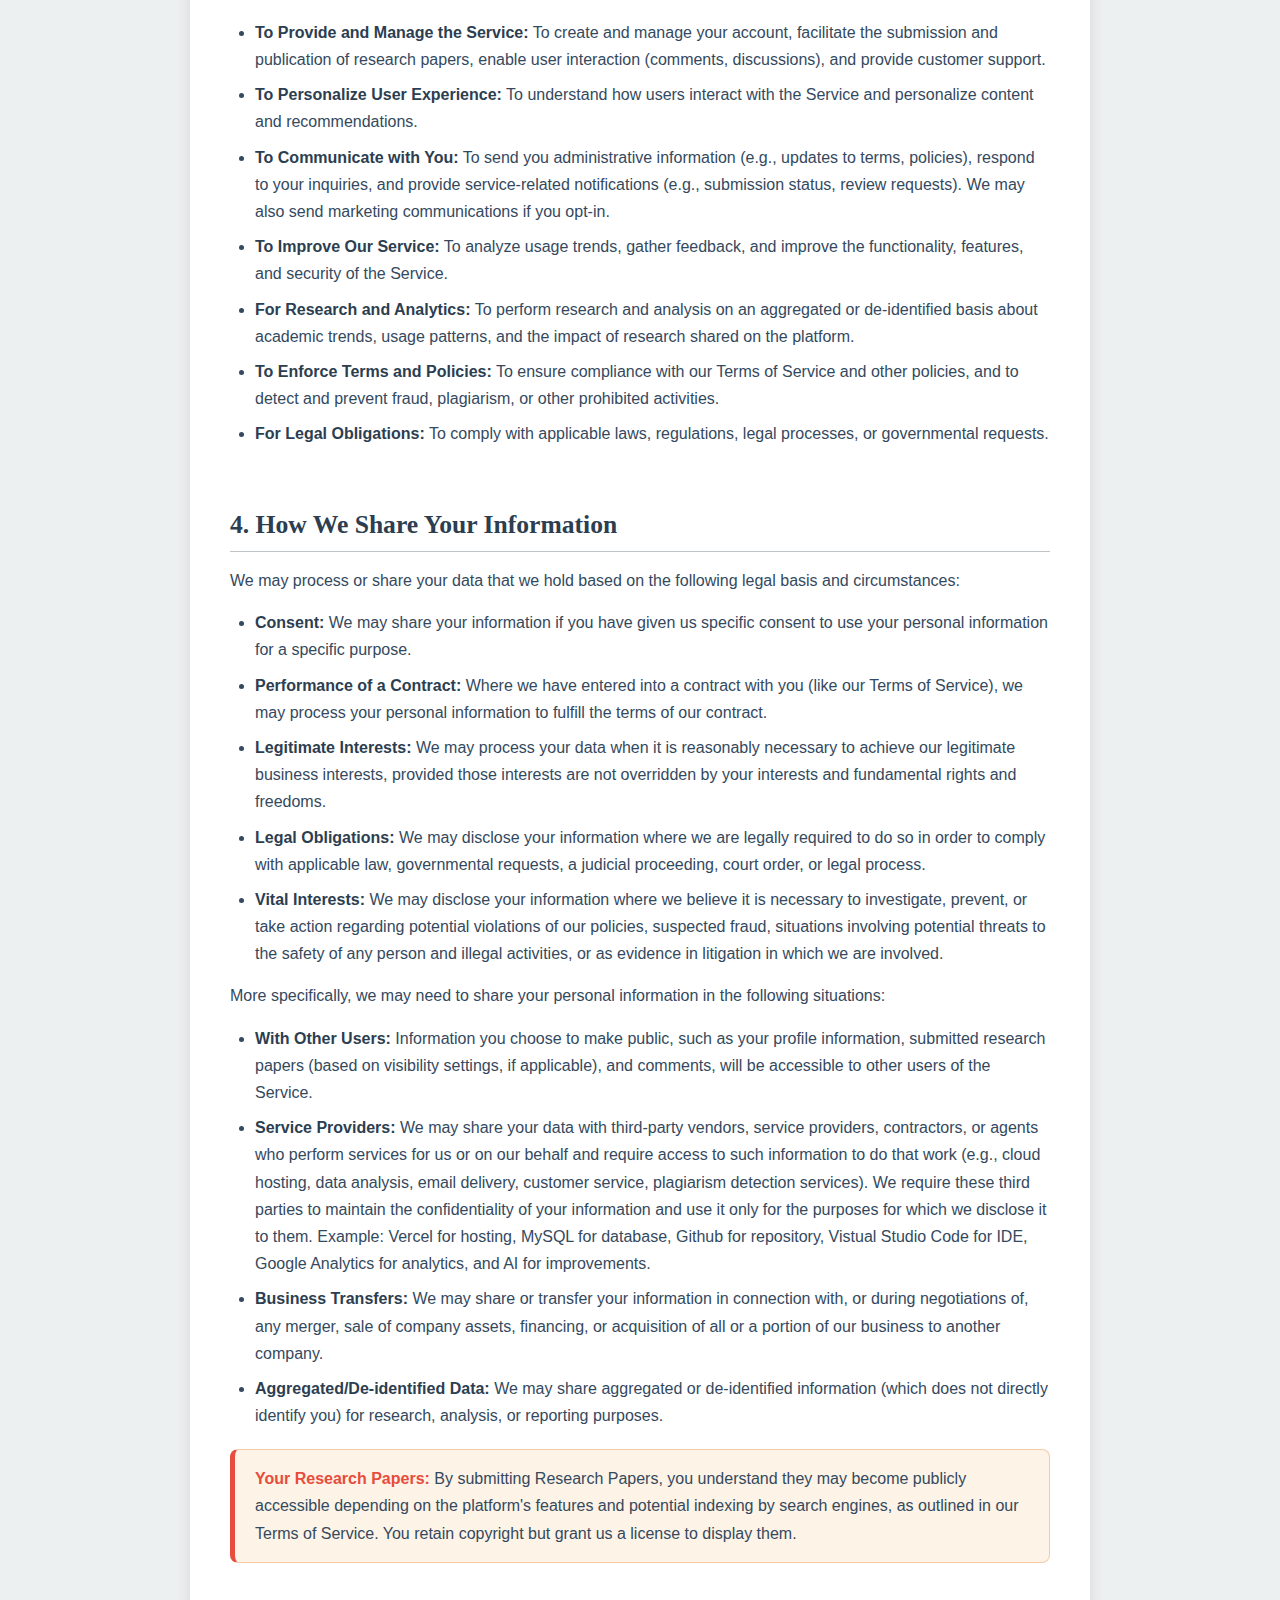
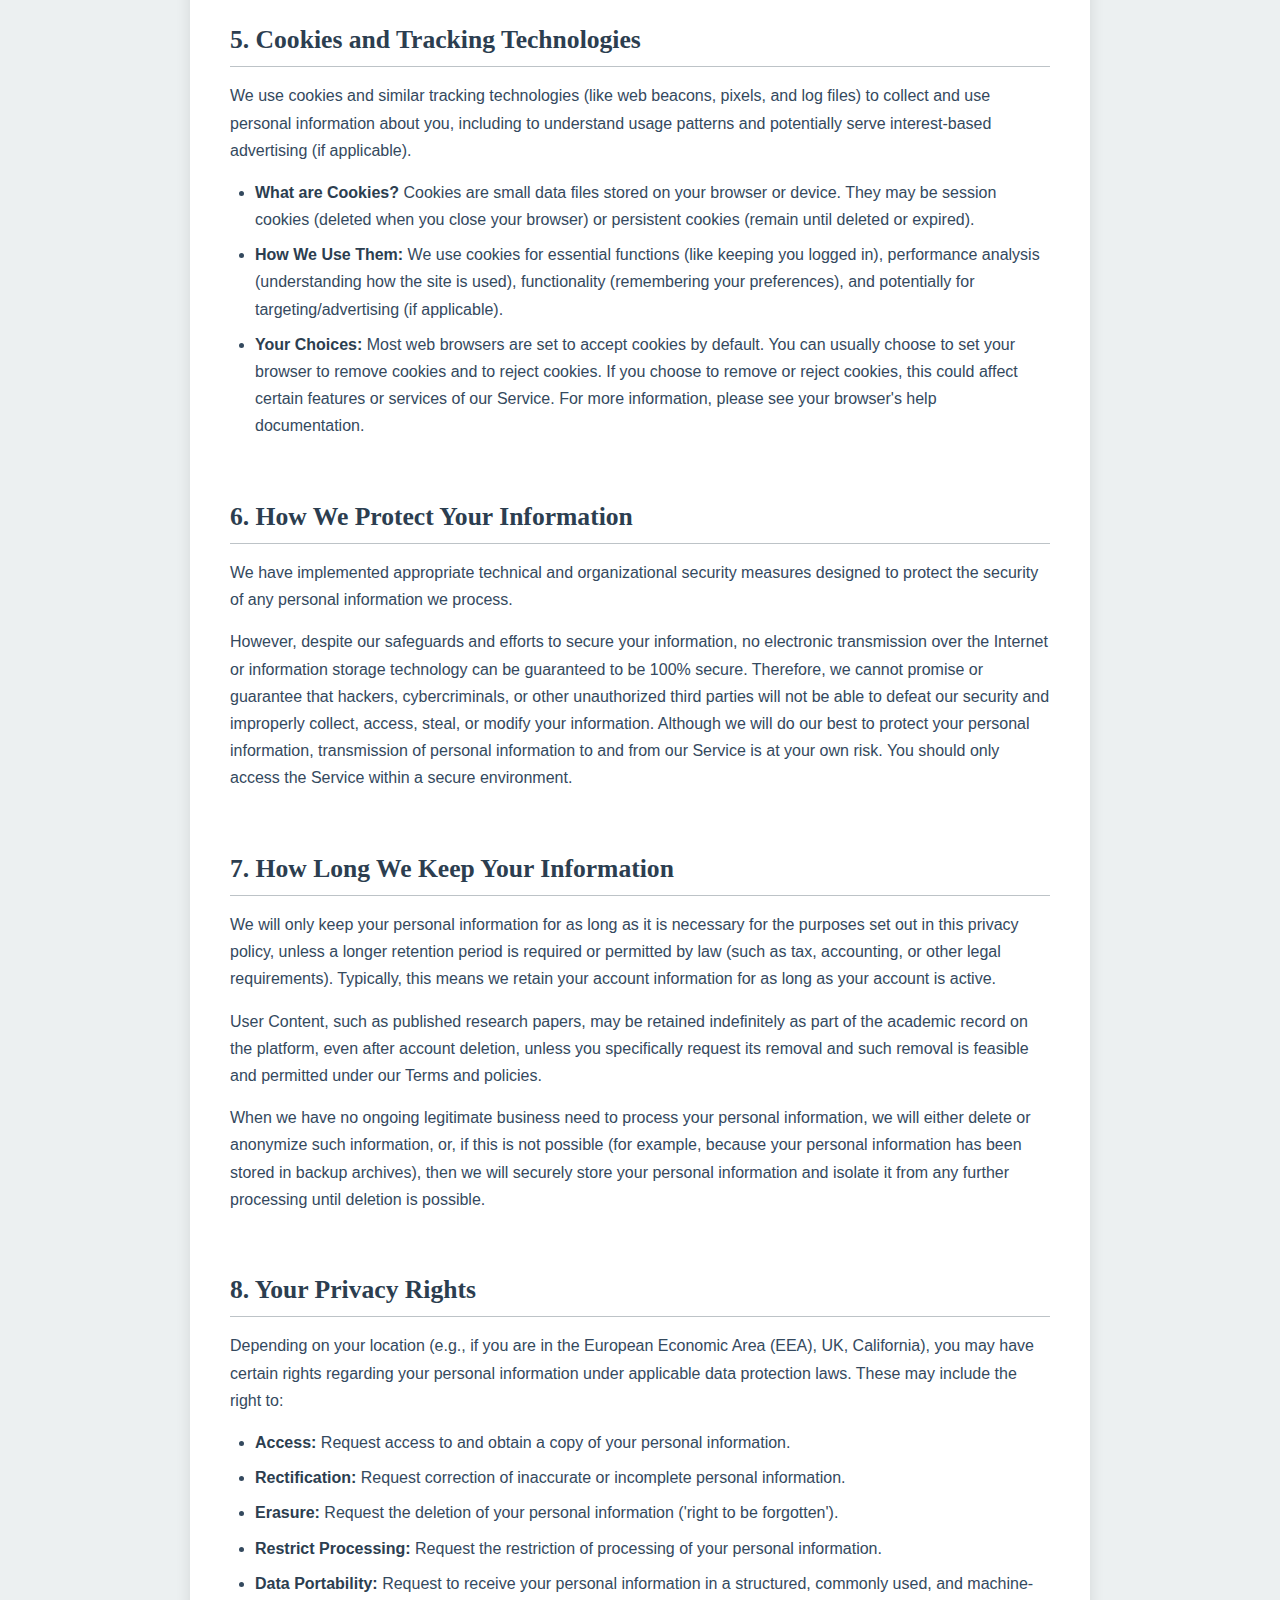
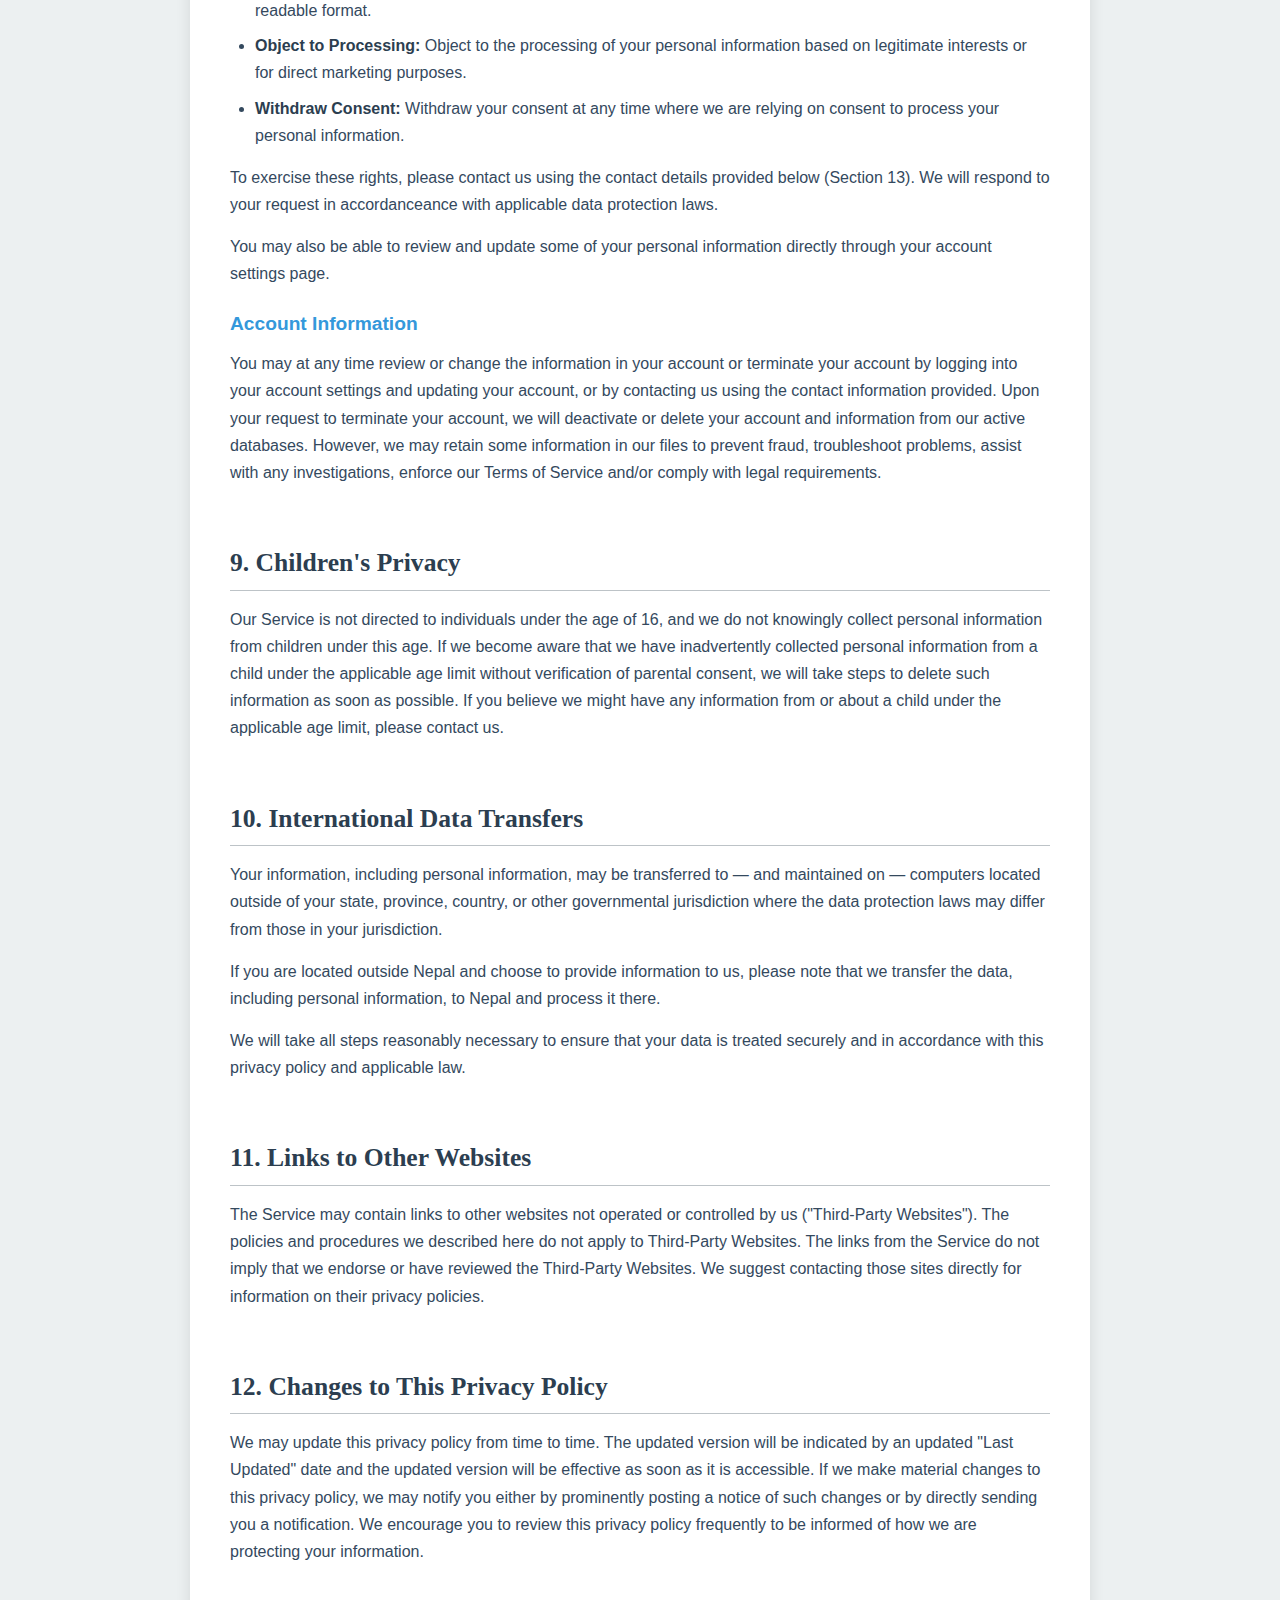
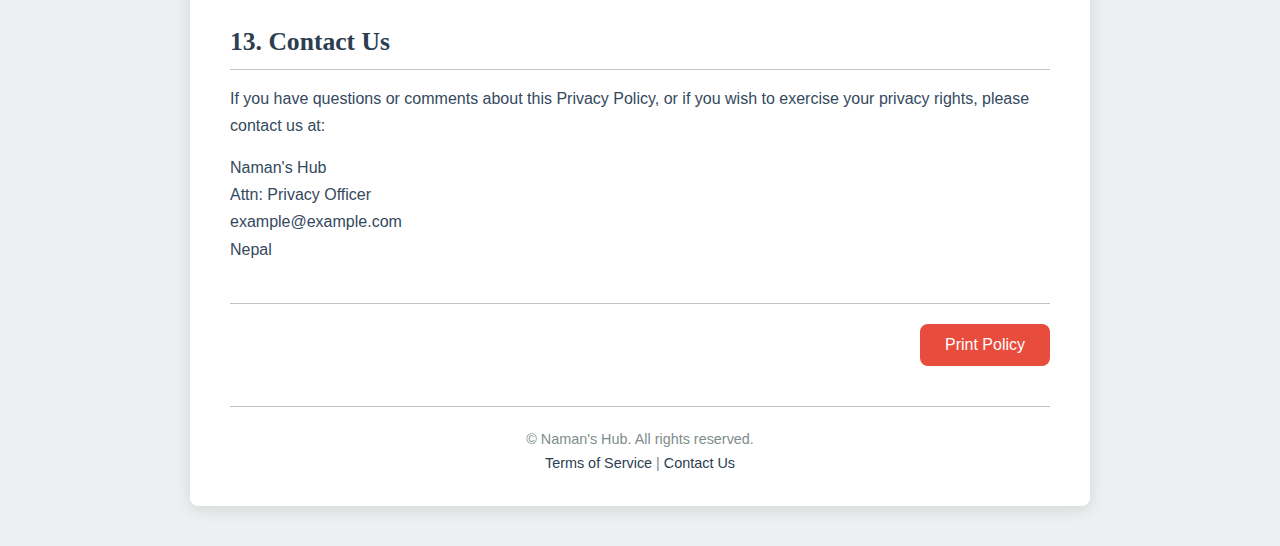
<file: legal/privacy-policy.html>
<!DOCTYPE html>
<html lang="en">
<head>
    <meta charset="UTF-8">
    <meta name="viewport" content="width=device-width, initial-scale=1.0">
    <title>Privacy Policy - Naman's Hub</title>
    <style>
        /* --- Global Styles & Variables --- */
        :root {
            --primary-color: #2c3e50; /* Dark Blue */
            --secondary-color: #3498db; /* Bright Blue */
            --accent-color: #e74c3c; /* Red Accent */
            --background-color: #ecf0f1; /* Light Grey */
            --text-color: #34495e; /* Dark Grey */
            --card-background: #ffffff; /* White */
            --border-color: #bdc3c7; /* Light Silver */
            --font-family: 'Segoe UI', Tahoma, Geneva, Verdana, sans-serif;
            --header-font: 'Georgia', serif;
            --border-radius: 8px;
            --box-shadow: 0 4px 15px rgba(0, 0, 0, 0.1);
            --transition-speed: 0.3s;
            --sticky-toc-offset: 130px; /* Adjust based on TOC height + top offset */
        }

        * {
            box-sizing: border-box;
            margin: 0;
            padding: 0;
        }

        html {
            scroll-behavior: smooth; /* Enables smooth scrolling for anchor links */
        }

        body {
            font-family: var(--font-family);
            line-height: 1.7;
            color: var(--text-color);
            background-color: var(--background-color);
            padding: 20px;
            display: flex;
            flex-direction: column;
            min-height: 100vh;
        }

        /* --- Layout & Container --- */
        .container {
            max-width: 900px;
            margin: 20px auto;
            background-color: var(--card-background);
            padding: 30px 40px;
            border-radius: var(--border-radius);
            box-shadow: var(--box-shadow);
            flex-grow: 1; /* Make container grow to fill space */
        }

        /* --- Header --- */
        .header {
            text-align: center;
            margin-bottom: 30px;
            padding-bottom: 20px;
            border-bottom: 2px solid var(--secondary-color);
        }

        .header h1 {
            font-family: var(--header-font);
            color: var(--primary-color);
            font-size: 2.8em;
            margin-bottom: 5px;
        }

        .header h2 {
            color: var(--secondary-color);
            font-size: 1.8em;
            font-weight: 400;
            margin-bottom: 10px;
        }

        .last-updated {
            font-size: 0.9em;
            color: #7f8c8d; /* Medium Grey */
        }

        /* --- Table of Contents (TOC) --- */
        #toc-container {
            background-color: #f8f9f9;
            border: 1px solid var(--border-color);
            border-left: 5px solid var(--secondary-color);
            padding: 20px;
            margin-bottom: 30px;
            border-radius: var(--border-radius);
            transition: all var(--transition-speed) ease;
            /* Sticky properties applied conditionally via media query */
        }

        #toc-container h3 {
            margin-top: 0;
            margin-bottom: 15px;
            color: var(--primary-color);
            font-size: 1.3em;
        }

        #toc-list {
            list-style: none;
            padding-left: 0;
        }

        #toc-list li a {
            text-decoration: none;
            color: var(--secondary-color);
            display: block;
            padding: 5px 0;
            transition: color var(--transition-speed), padding-left var(--transition-speed), background-color var(--transition-speed);
            border-bottom: 1px dashed var(--border-color);
        }
        #toc-list li:last-child a {
             border-bottom: none;
        }

        #toc-list li a:hover,
        #toc-list li a:focus {
            color: var(--accent-color);
            padding-left: 10px;
            background-color: #eaf2f8; /* Light blue on hover */
        }
        #toc-list li a.active { /* Style for the active TOC link */
             color: var(--accent-color);
             font-weight: bold;
             padding-left: 10px;
             background-color: #eaf2f8;
             border-left: 3px solid var(--accent-color);
        }


        /* --- Main Content Sections --- */
        .content-section {
            margin-bottom: 35px;
            padding-top: 20px; /* Standard padding for visual spacing within section */
            /* scroll-margin-top applied conditionally below */
        }

        .content-section h3 {
            font-family: var(--header-font);
            color: var(--primary-color);
            font-size: 1.6em;
            margin-bottom: 15px;
            padding-bottom: 5px;
            border-bottom: 1px solid var(--border-color);
        }

         .content-section h4 {
            color: var(--secondary-color);
            font-size: 1.2em;
            margin-top: 20px;
            margin-bottom: 10px;
        }

        .content-section p,
        .content-section ul,
        .content-section ol {
            margin-bottom: 15px;
        }

        .content-section ul,
        .content-section ol {
            margin-left: 25px;
        }

        .content-section li {
            margin-bottom: 8px;
        }

        /* --- Emphasis & Links --- */
        strong {
            color: var(--primary-color);
        }

        a {
            color: var(--secondary-color);
            text-decoration: none;
            transition: color var(--transition-speed);
        }

        a:hover, a:focus {
            color: var(--accent-color);
            text-decoration: underline;
        }

        /* --- Important Notice Box --- */
        .notice {
            background-color: #fdf3e6; /* Light Orange */
            border: 1px solid #f5cba7; /* Orange Border */
            border-left: 5px solid var(--accent-color);
            padding: 15px 20px;
            margin: 20px 0;
            border-radius: var(--border-radius);
        }
        .notice strong {
            color: var(--accent-color);
        }

        /* --- Action Buttons (Only Print Button Here) --- */
        .actions-container {
            margin-top: 40px;
            padding-top: 20px;
            border-top: 1px solid var(--border-color);
            text-align: center;
            display: flex;
            justify-content: center; /* Center the single button */
            align-items: center;
            gap: 15px;
        }

        .action-button {
            background-color: var(--accent-color); /* Using accent for print */
            color: white;
            border: none;
            padding: 12px 25px;
            font-size: 1em;
            border-radius: var(--border-radius);
            cursor: pointer;
            transition: background-color var(--transition-speed), transform var(--transition-speed), box-shadow var(--transition-speed);
        }

        .action-button:hover:not(:disabled) {
            background-color: #c0392b; /* Darker Red */
            transform: translateY(-2px);
            box-shadow: 0 6px 20px rgba(0, 0, 0, 0.15);
        }

        /* --- Footer --- */
        .footer {
            text-align: center;
            margin-top: 40px;
            padding-top: 20px;
            border-top: 1px solid var(--border-color);
            font-size: 0.9em;
            color: #7f8c8d;
        }

        .footer a {
            color: var(--primary-color);
        }
        .footer a:hover {
            color: var(--accent-color);
        }


        /* --- Responsive Design --- */

        /* Styles for when TOC is sticky (Larger Screens) */
        @media (min-width: 769px) {
             .content-section {
                scroll-margin-top: var(--sticky-toc-offset);
             }
             #toc-container {
                 position: sticky;
                 top: 20px;
                 max-height: calc(100vh - 40px);
                 overflow-y: auto;
                 z-index: 10;
             }
             .actions-container {
                 justify-content: flex-end; /* Align button to the right on larger screens */
             }
        }

        /* Styles for Small/Medium Screens (TOC is not sticky) */
        @media (max-width: 768px) {
            body {
                padding: 10px;
            }
            .container {
                padding: 20px;
                margin: 10px auto;
            }
            .header h1 {
                font-size: 2.2em;
            }
             .header h2 {
                font-size: 1.5em;
            }
            #toc-container {
                position: static;
                max-height: none;
                margin-bottom: 25px;
                z-index: auto;
                overflow-y: visible;
            }
             .content-section {
                 scroll-margin-top: 0;
             }
             .content-section h3 {
                font-size: 1.4em;
            }
             .content-section h4 {
                font-size: 1.1em;
            }
            .actions-container {
                 justify-content: center; /* Keep centered on medium screens */
            }
             .action-button {
                 width: 60%; /* Adjust width as needed */
             }
        }

        /* Further adjustments for very small screens */
        @media (max-width: 480px) {
            .header h1 {
                font-size: 1.8em;
            }
             .header h2 {
                font-size: 1.3em;
            }
            .container {
                padding: 15px;
            }
            body {
                font-size: 15px;
            }
             .action-button {
                width: 90%;
                padding: 10px 20px;
             }
        }

        /* Print specific styles */
        @media print {
          body {
            padding: 0;
            background-color: #fff;
            color: #000;
            font-size: 12pt;
          }
          .container {
            box-shadow: none;
            border: none;
            padding: 0;
            margin: 0;
            max-width: 100%;
          }
          #toc-container, .actions-container, .footer {
            display: none; /* Hide TOC, buttons, and footer when printing */
          }
          .header {
             border-bottom: 1px solid #ccc;
             text-align: left;
          }
           .header h1, .header h2 {
                color: #000;
           }
           .content-section {
             padding-top: 10px;
             margin-top: 0;
             margin-bottom: 20px;
             scroll-margin-top: 0 !important;
           }
           .content-section h3 {
             border-bottom: 1px solid #666;
             color: #000;
             font-size: 1.3em;
             page-break-after: avoid;
           }
           a {
             color: #000;
             text-decoration: none;
           }
            a[href^="http"]::after { /* Show URLs for external links in print */
                content: " (" attr(href) ")";
                font-size: 90%;
                color: #555;
            }
           .notice {
              border: 1px solid #aaa;
              background-color: #eee;
              border-left: 3px solid #666;
              color: #000;
           }
            .notice strong {
               color: #000;
            }
        }

    </style>
</head>
<body>

    <div class="container">
        <header class="header">
            <h1>Naman's Hub</h1>
            <h2>Privacy Policy</h2>
            <p class="last-updated">Last Updated: April 2, 2025</p> <!-- *** IMPORTANT: UPDATE THIS DATE *** -->
        </header>

        <main>
            <section class="content-section" id="introduction">
                <h3>1. Introduction</h3>
                <p>Welcome to Naman's Hub ("we," "us," or "our"). We are committed to protecting your personal information and your right to privacy. This Privacy Policy explains how we collect, use, disclose, and safeguard your information when you visit our website and use our services (collectively, the "Service").</p>
                <p>Please read this privacy policy carefully. If you do not agree with the terms of this privacy policy, please do not access or use the Service.</p>
                <p>This Privacy Policy applies to all information collected through our Service and any related services, sales, marketing, or events. It should be read in conjunction with our <a href="./tos.html">Terms of Service</a>.</p> <!-- Update link if necessary -->
                <div class="notice">
                    <strong>Legal Disclaimer:</strong> This 'Privacy Policy' may or may not meet the requirements of laws like GDPR, CCPA, etc., as it is not an official registered company and non-profit website. So we can't ensure expected data processing activities according to international laws.
                </div>
            </section>

            <section class="content-section" id="data-collected">
                <h3>2. Information We Collect</h3>
                <p>We collect personal information that you voluntarily provide to us when you register on the Service, express an interest in obtaining information about us or our products and services, when you participate in activities on the Service (such as submitting research papers, posting comments), or otherwise when you contact us.</p>
                <p>The personal information that we collect depends on the context of your interactions with us and the Service, the choices you make, and the products and features you use. The personal information we collect may include the following:</p>
                <ul>
                    <li><strong>Personal Identification Information:</strong> Name, email address, affiliation (e.g., university, institution), ORCID ID (if provided), username, password, and other similar contact data.</li>
                    <li><strong>User Content:</strong> Research papers, articles, abstracts, datasets, comments, reviews, profile information (like research interests, publications list), and any other content you submit or post on the Service.</li>
                    <li><strong>Usage Data:</strong> Information about how you access and use the Service, such as your IP address, browser type, operating system, referring URLs, device information, pages viewed, time spent on pages, links clicked, and search queries.</li>
                    <li><strong>Cookies and Tracking Technologies:</strong> We use cookies and similar tracking technologies (like web beacons and pixels) to access or store information. Specific information about how we use such technologies and how you can refuse certain cookies is set out in our Cookie Policy section below (Section 5).</li>
                </ul>
                 <p>We do not intentionally collect sensitive personal information (e.g., social security numbers, information related to racial or ethnic origin, political opinions, religion or other beliefs, health, biometrics or genetic characteristics, criminal background) unless required for a specific, disclosed purpose and with explicit consent or as permitted by law.</p>
            </section>

            <section class="content-section" id="how-data-used">
                <h3>3. How We Use Your Information</h3>
                <p>We use personal information collected via our Service for a variety of business purposes described below:</p>
                <ul>
                    <li><strong>To Provide and Manage the Service:</strong> To create and manage your account, facilitate the submission and publication of research papers, enable user interaction (comments, discussions), and provide customer support.</li>
                    <li><strong>To Personalize User Experience:</strong> To understand how users interact with the Service and personalize content and recommendations.</li>
                    <li><strong>To Communicate with You:</strong> To send you administrative information (e.g., updates to terms, policies), respond to your inquiries, and provide service-related notifications (e.g., submission status, review requests). We may also send marketing communications if you opt-in.</li>
                    <li><strong>To Improve Our Service:</strong> To analyze usage trends, gather feedback, and improve the functionality, features, and security of the Service.</li>
                    <li><strong>For Research and Analytics:</strong> To perform research and analysis on an aggregated or de-identified basis about academic trends, usage patterns, and the impact of research shared on the platform.</li>
                    <li><strong>To Enforce Terms and Policies:</strong> To ensure compliance with our Terms of Service and other policies, and to detect and prevent fraud, plagiarism, or other prohibited activities.</li>
                    <li><strong>For Legal Obligations:</strong> To comply with applicable laws, regulations, legal processes, or governmental requests.</li>
                </ul>
            </section>

             <section class="content-section" id="how-data-shared">
                <h3>4. How We Share Your Information</h3>
                <p>We may process or share your data that we hold based on the following legal basis and circumstances:</p>
                <ul>
                    <li><strong>Consent:</strong> We may share your information if you have given us specific consent to use your personal information for a specific purpose.</li>
                    <li><strong>Performance of a Contract:</strong> Where we have entered into a contract with you (like our Terms of Service), we may process your personal information to fulfill the terms of our contract.</li>
                    <li><strong>Legitimate Interests:</strong> We may process your data when it is reasonably necessary to achieve our legitimate business interests, provided those interests are not overridden by your interests and fundamental rights and freedoms.</li>
                    <li><strong>Legal Obligations:</strong> We may disclose your information where we are legally required to do so in order to comply with applicable law, governmental requests, a judicial proceeding, court order, or legal process.</li>
                    <li><strong>Vital Interests:</strong> We may disclose your information where we believe it is necessary to investigate, prevent, or take action regarding potential violations of our policies, suspected fraud, situations involving potential threats to the safety of any person and illegal activities, or as evidence in litigation in which we are involved.</li>
                </ul>
                <p>More specifically, we may need to share your personal information in the following situations:</p>
                <ul>
                    <li><strong>With Other Users:</strong> Information you choose to make public, such as your profile information, submitted research papers (based on visibility settings, if applicable), and comments, will be accessible to other users of the Service.</li>
                    <li><strong>Service Providers:</strong> We may share your data with third-party vendors, service providers, contractors, or agents who perform services for us or on our behalf and require access to such information to do that work (e.g., cloud hosting, data analysis, email delivery, customer service, plagiarism detection services). We require these third parties to maintain the confidentiality of your information and use it only for the purposes for which we disclose it to them. Example: Vercel for hosting, MySQL for database, Github for repository, Vistual Studio Code for IDE, Google Analytics for analytics, and AI for improvements.</li>
                    <li><strong>Business Transfers:</strong> We may share or transfer your information in connection with, or during negotiations of, any merger, sale of company assets, financing, or acquisition of all or a portion of our business to another company.</li>
                    <li><strong>Aggregated/De-identified Data:</strong> We may share aggregated or de-identified information (which does not directly identify you) for research, analysis, or reporting purposes.</li>
                 </ul>
                 <div class="notice">
                    <strong>Your Research Papers:</strong> By submitting Research Papers, you understand they may become publicly accessible depending on the platform's features and potential indexing by search engines, as outlined in our Terms of Service. You retain copyright but grant us a license to display them.
                </div>
            </section>

            <section class="content-section" id="cookies">
                <h3>5. Cookies and Tracking Technologies</h3>
                <p>We use cookies and similar tracking technologies (like web beacons, pixels, and log files) to collect and use personal information about you, including to understand usage patterns and potentially serve interest-based advertising (if applicable).</p>
                <ul>
                    <li><strong>What are Cookies?</strong> Cookies are small data files stored on your browser or device. They may be session cookies (deleted when you close your browser) or persistent cookies (remain until deleted or expired).</li>
                    <li><strong>How We Use Them:</strong> We use cookies for essential functions (like keeping you logged in), performance analysis (understanding how the site is used), functionality (remembering your preferences), and potentially for targeting/advertising (if applicable).</li>
                    <li><strong>Your Choices:</strong> Most web browsers are set to accept cookies by default. You can usually choose to set your browser to remove cookies and to reject cookies. If you choose to remove or reject cookies, this could affect certain features or services of our Service. For more information, please see your browser's help documentation.</li>
                </ul>
            </section>

             <section class="content-section" id="data-security">
                <h3>6. How We Protect Your Information</h3>
                <p>We have implemented appropriate technical and organizational security measures designed to protect the security of any personal information we process. </p>
                <p>However, despite our safeguards and efforts to secure your information, no electronic transmission over the Internet or information storage technology can be guaranteed to be 100% secure. Therefore, we cannot promise or guarantee that hackers, cybercriminals, or other unauthorized third parties will not be able to defeat our security and improperly collect, access, steal, or modify your information. Although we will do our best to protect your personal information, transmission of personal information to and from our Service is at your own risk. You should only access the Service within a secure environment.</p>
            </section>

            <section class="content-section" id="data-retention">
                <h3>7. How Long We Keep Your Information</h3>
                <p>We will only keep your personal information for as long as it is necessary for the purposes set out in this privacy policy, unless a longer retention period is required or permitted by law (such as tax, accounting, or other legal requirements). Typically, this means we retain your account information for as long as your account is active.</p>
                <p>User Content, such as published research papers, may be retained indefinitely as part of the academic record on the platform, even after account deletion, unless you specifically request its removal and such removal is feasible and permitted under our Terms and policies.</p>
                <p>When we have no ongoing legitimate business need to process your personal information, we will either delete or anonymize such information, or, if this is not possible (for example, because your personal information has been stored in backup archives), then we will securely store your personal information and isolate it from any further processing until deletion is possible.</p>
            </section>

             <section class="content-section" id="user-rights">
                <h3>8. Your Privacy Rights</h3>
                <p>Depending on your location (e.g., if you are in the European Economic Area (EEA), UK, California), you may have certain rights regarding your personal information under applicable data protection laws. These may include the right to:</p>
                <ul>
                    <li><strong>Access:</strong> Request access to and obtain a copy of your personal information.</li>
                    <li><strong>Rectification:</strong> Request correction of inaccurate or incomplete personal information.</li>
                    <li><strong>Erasure:</strong> Request the deletion of your personal information ('right to be forgotten').</li>
                    <li><strong>Restrict Processing:</strong> Request the restriction of processing of your personal information.</li>
                    <li><strong>Data Portability:</strong> Request to receive your personal information in a structured, commonly used, and machine-readable format.</li>
                    <li><strong>Object to Processing:</strong> Object to the processing of your personal information based on legitimate interests or for direct marketing purposes.</li>
                    <li><strong>Withdraw Consent:</strong> Withdraw your consent at any time where we are relying on consent to process your personal information.</li>
                 </ul>
                 <p>To exercise these rights, please contact us using the contact details provided below (Section 13). We will respond to your request in accordanceance with applicable data protection laws.</p>
                 <p>You may also be able to review and update some of your personal information directly through your account settings page.</p>
                 <h4>Account Information</h4>
                 <p>You may at any time review or change the information in your account or terminate your account by logging into your account settings and updating your account, or by contacting us using the contact information provided. Upon your request to terminate your account, we will deactivate or delete your account and information from our active databases. However, we may retain some information in our files to prevent fraud, troubleshoot problems, assist with any investigations, enforce our Terms of Service and/or comply with legal requirements.</p>
            </section>

             <section class="content-section" id="childrens-privacy">
                <h3>9. Children's Privacy</h3>
                <p>Our Service is not directed to individuals under the age of 16, and we do not knowingly collect personal information from children under this age. If we become aware that we have inadvertently collected personal information from a child under the applicable age limit without verification of parental consent, we will take steps to delete such information as soon as possible. If you believe we might have any information from or about a child under the applicable age limit, please contact us.</p>
            </section>

            <section class="content-section" id="international-transfers">
                <h3>10. International Data Transfers</h3>
                <p>Your information, including personal information, may be transferred to — and maintained on — computers located outside of your state, province, country, or other governmental jurisdiction where the data protection laws may differ from those in your jurisdiction.</p>
                <p>If you are located outside Nepal and choose to provide information to us, please note that we transfer the data, including personal information, to Nepal and process it there.</p>
                <p>We will take all steps reasonably necessary to ensure that your data is treated securely and in accordance with this privacy policy and applicable law. </p>
            </section>

            <section class="content-section" id="third-party-links">
                <h3>11. Links to Other Websites</h3>
                <p>The Service may contain links to other websites not operated or controlled by us ("Third-Party Websites"). The policies and procedures we described here do not apply to Third-Party Websites. The links from the Service do not imply that we endorse or have reviewed the Third-Party Websites. We suggest contacting those sites directly for information on their privacy policies.</p>
            </section>

            <section class="content-section" id="policy-changes">
                <h3>12. Changes to This Privacy Policy</h3>
                <p>We may update this privacy policy from time to time. The updated version will be indicated by an updated "Last Updated" date and the updated version will be effective as soon as it is accessible. If we make material changes to this privacy policy, we may notify you either by prominently posting a notice of such changes or by directly sending you a notification. We encourage you to review this privacy policy frequently to be informed of how we are protecting your information.</p>
            </section>

            <section class="content-section" id="contact">
                <h3>13. Contact Us</h3>
                <p>If you have questions or comments about this Privacy Policy, or if you wish to exercise your privacy rights, please contact us at:</p>
                <p>
                    Naman's Hub<br>
                    Attn: Privacy Officer<br>
                    example@example.com<br>
                    Nepal
                </p>
            </section>

        </main>

        <!-- Actions -->
        <div class="actions-container">
             <button id="print-policy-button" class="action-button">Print Policy</button>
        </div>

        <footer class="footer">
            <p>© <span id="current-year"></span> Naman's Hub. All rights reserved.</p>
            <p><a href="./tos.html">Terms of Service</a> | <a href="../resources/submit-paper.html">Contact Us</a></p> <!-- Update links -->
        </footer>

    </div> <!-- /container -->

    <script>
        document.addEventListener('DOMContentLoaded', function() {
            const tocList = document.getElementById('toc-list');
            const sections = document.querySelectorAll('.content-section');
            const printButton = document.getElementById('print-policy-button'); // Updated ID
            const tocContainer = document.getElementById('toc-container');

            // --- Populate Table of Contents ---
            sections.forEach(section => {
                const titleElement = section.querySelector('h3');
                if (titleElement && section.id) {
                    const titleText = titleElement.textContent;
                    const listItem = document.createElement('li');
                    const link = document.createElement('a');
                    link.href = `#${section.id}`;
                    link.textContent = titleText;
                    listItem.appendChild(link);
                    tocList.appendChild(listItem);
                }
            });

            // --- Print Button Functionality ---
            printButton.addEventListener('click', function() {
                window.print();
            });

            // --- Dynamic Footer Year ---
            document.getElementById('current-year').textContent = new Date().getFullYear();


            // --- TOC Active Link Highlighting on Scroll ---
            const tocLinks = tocList.querySelectorAll('a');
            const stickyOffsetValue = parseInt(getComputedStyle(document.documentElement).getPropertyValue('--sticky-toc-offset'), 10) || 130;
            const topMargin = -(stickyOffsetValue) + 10;
            const bottomMargin = -(window.innerHeight - stickyOffsetValue - 100);

            const sectionObserverOptions = {
              root: null,
              rootMargin: `${topMargin}px 0px ${bottomMargin}px 0px`,
              threshold: 0
            };

            let currentlyActiveLink = null;

            const highlightCurrentSection = (entries, observer) => {
              entries.forEach(entry => {
                const id = entry.target.getAttribute('id');
                const link = tocList.querySelector(`a[href="#${id}"]`);
                if (!link) return;

                 if (entry.isIntersecting && entry.intersectionRatio > 0) {
                     const rect = entry.boundingClientRect;
                     if (rect.top >= 0 && rect.top < (stickyOffsetValue + 50)) {
                         if (currentlyActiveLink) {
                             currentlyActiveLink.classList.remove('active');
                         }
                         link.classList.add('active');
                         currentlyActiveLink = link;
                         // Optional: Scroll TOC if needed
                         // link.scrollIntoView({ behavior: 'smooth', block: 'nearest' });
                     }
                 } else {
                     if (link === currentlyActiveLink) {
                          link.classList.remove('active');
                          currentlyActiveLink = null;
                     }
                 }
              });

                // Fallback logic if nothing is active
                if (!currentlyActiveLink) {
                    let firstVisibleSection = null;
                    for (const section of sections) {
                        const rect = section.getBoundingClientRect();
                        if (rect.top >= stickyOffsetValue && rect.top < window.innerHeight * 0.8) {
                            firstVisibleSection = section;
                            break;
                        }
                    }
                    if(firstVisibleSection){
                         const id = firstVisibleSection.getAttribute('id');
                         const link = tocList.querySelector(`a[href="#${id}"]`);
                         if(link){
                            link.classList.add('active');
                            currentlyActiveLink = link;
                         }
                    } else if (window.scrollY < 100 && tocLinks.length > 0) {
                         tocLinks.forEach(l => l.classList.remove('active'));
                         tocLinks[0].classList.add('active');
                         currentlyActiveLink = tocLinks[0];
                    }
                }
            };

            if ('IntersectionObserver' in window) {
                 const observer = new IntersectionObserver(highlightCurrentSection, sectionObserverOptions);
                 sections.forEach(section => {
                     observer.observe(section);
                 });
            } else {
                console.warn("IntersectionObserver not supported, TOC highlighting might not work correctly.");
            }

             // Initial check on load
             setTimeout(() => {
                 let firstVisibleSection = null;
                 let minTop = Infinity;

                 sections.forEach(section => {
                     const rect = section.getBoundingClientRect();
                     if (rect.top >= 0 && rect.top < minTop) {
                         if (rect.top >= (stickyOffsetValue - 20)) {
                             minTop = rect.top;
                             firstVisibleSection = section;
                         } else if (window.scrollY < 100 && rect.top < stickyOffsetValue) {
                             minTop = rect.top;
                             firstVisibleSection = section;
                         }
                     }
                 });

                 if (firstVisibleSection) {
                     const id = firstVisibleSection.getAttribute('id');
                     const link = tocList.querySelector(`a[href="#${id}"]`);
                     tocLinks.forEach(l => l.classList.remove('active'));
                     if (link) {
                         link.classList.add('active');
                         currentlyActiveLink = link;
                     }
                 } else if (window.scrollY < 100 && tocLinks.length > 0) {
                      tocLinks.forEach(l => l.classList.remove('active'));
                      tocLinks[0].classList.add('active');
                      currentlyActiveLink = tocLinks[0];
                 }
             }, 150);

        });
    </script>

</body>
</html>
</file>
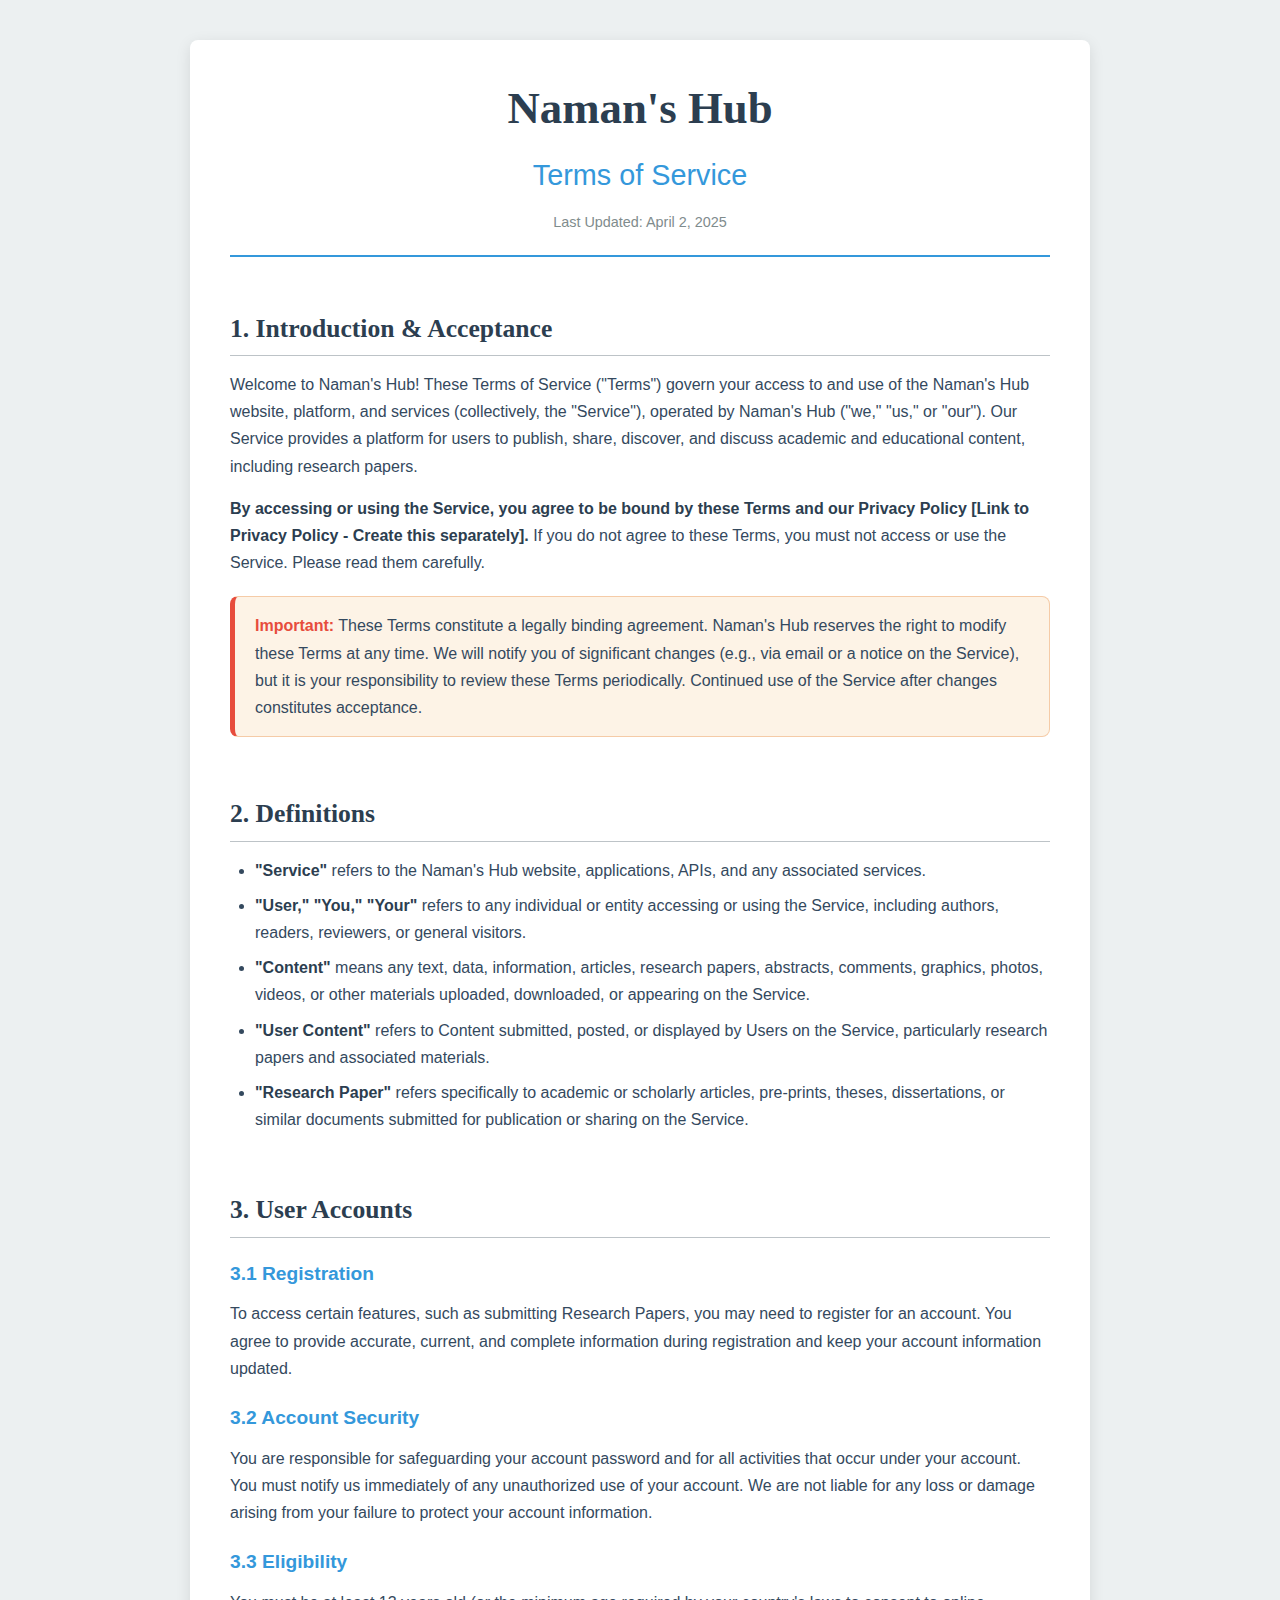
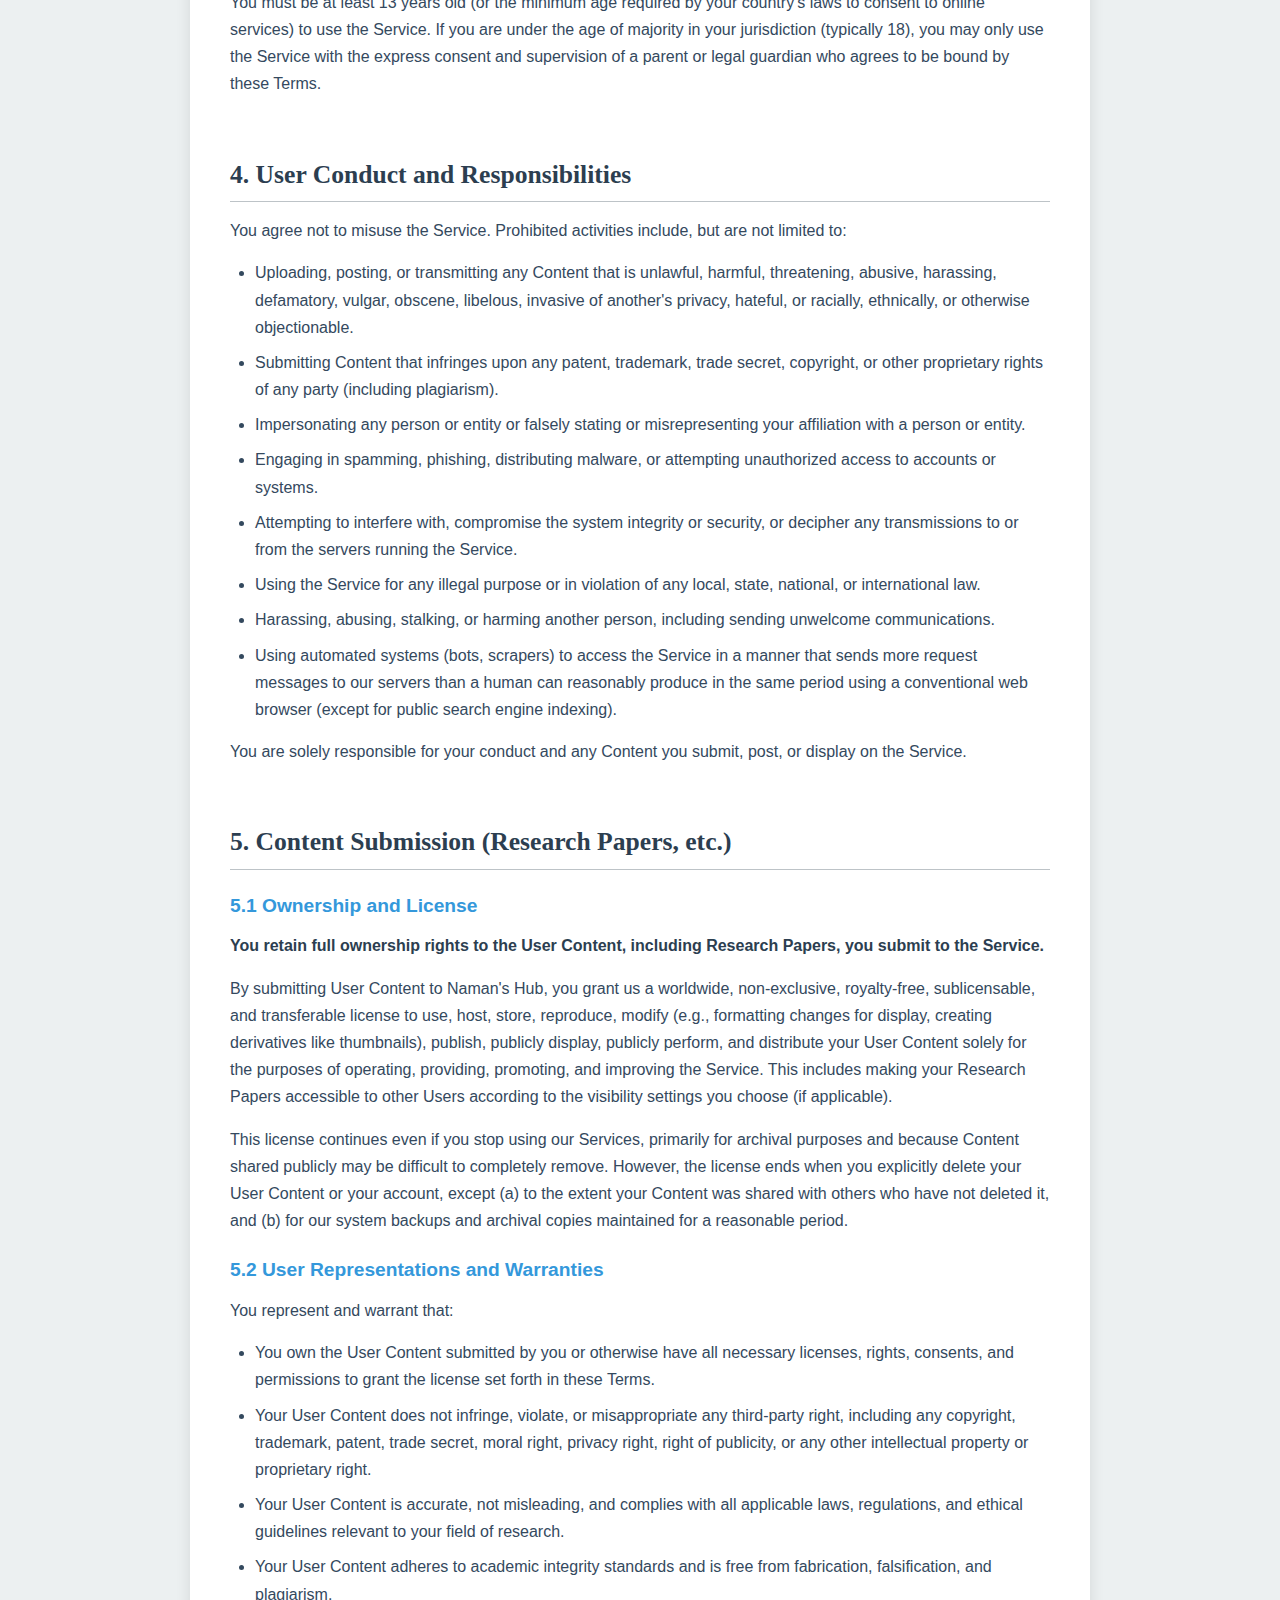
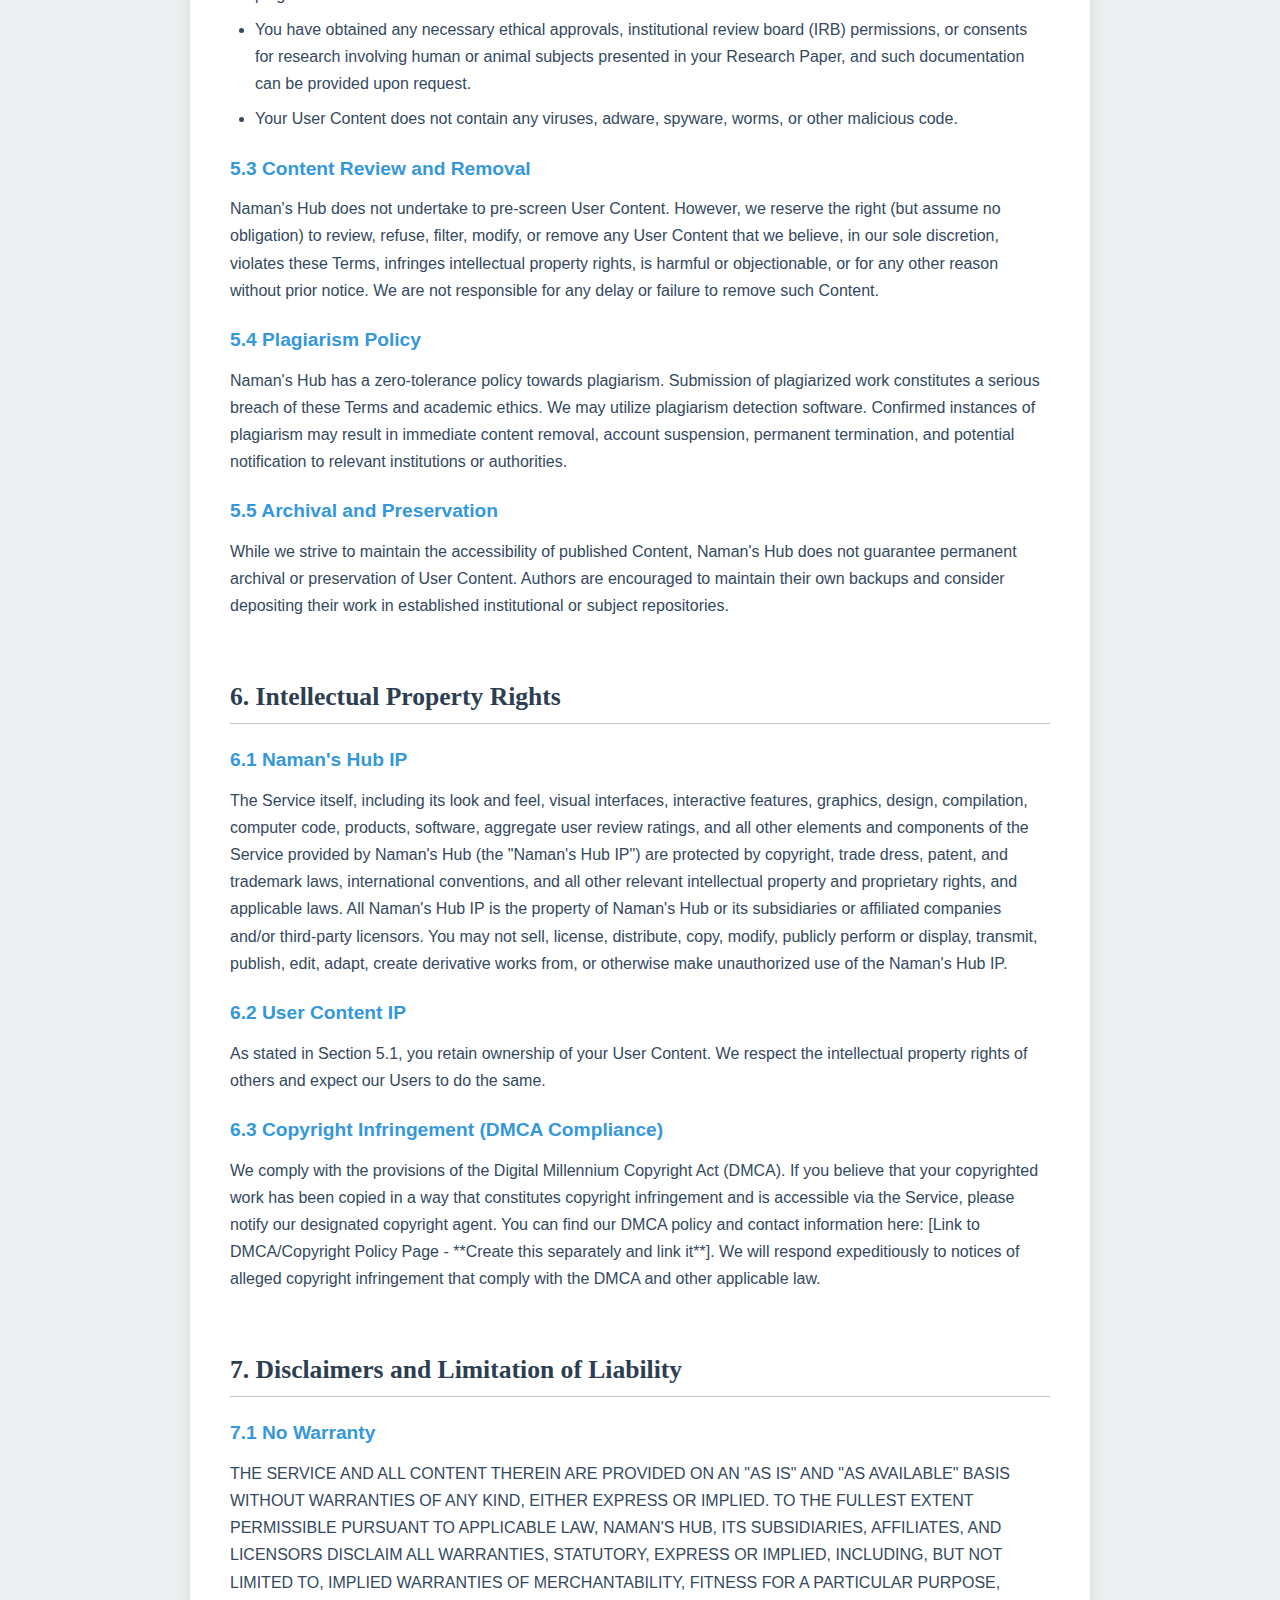
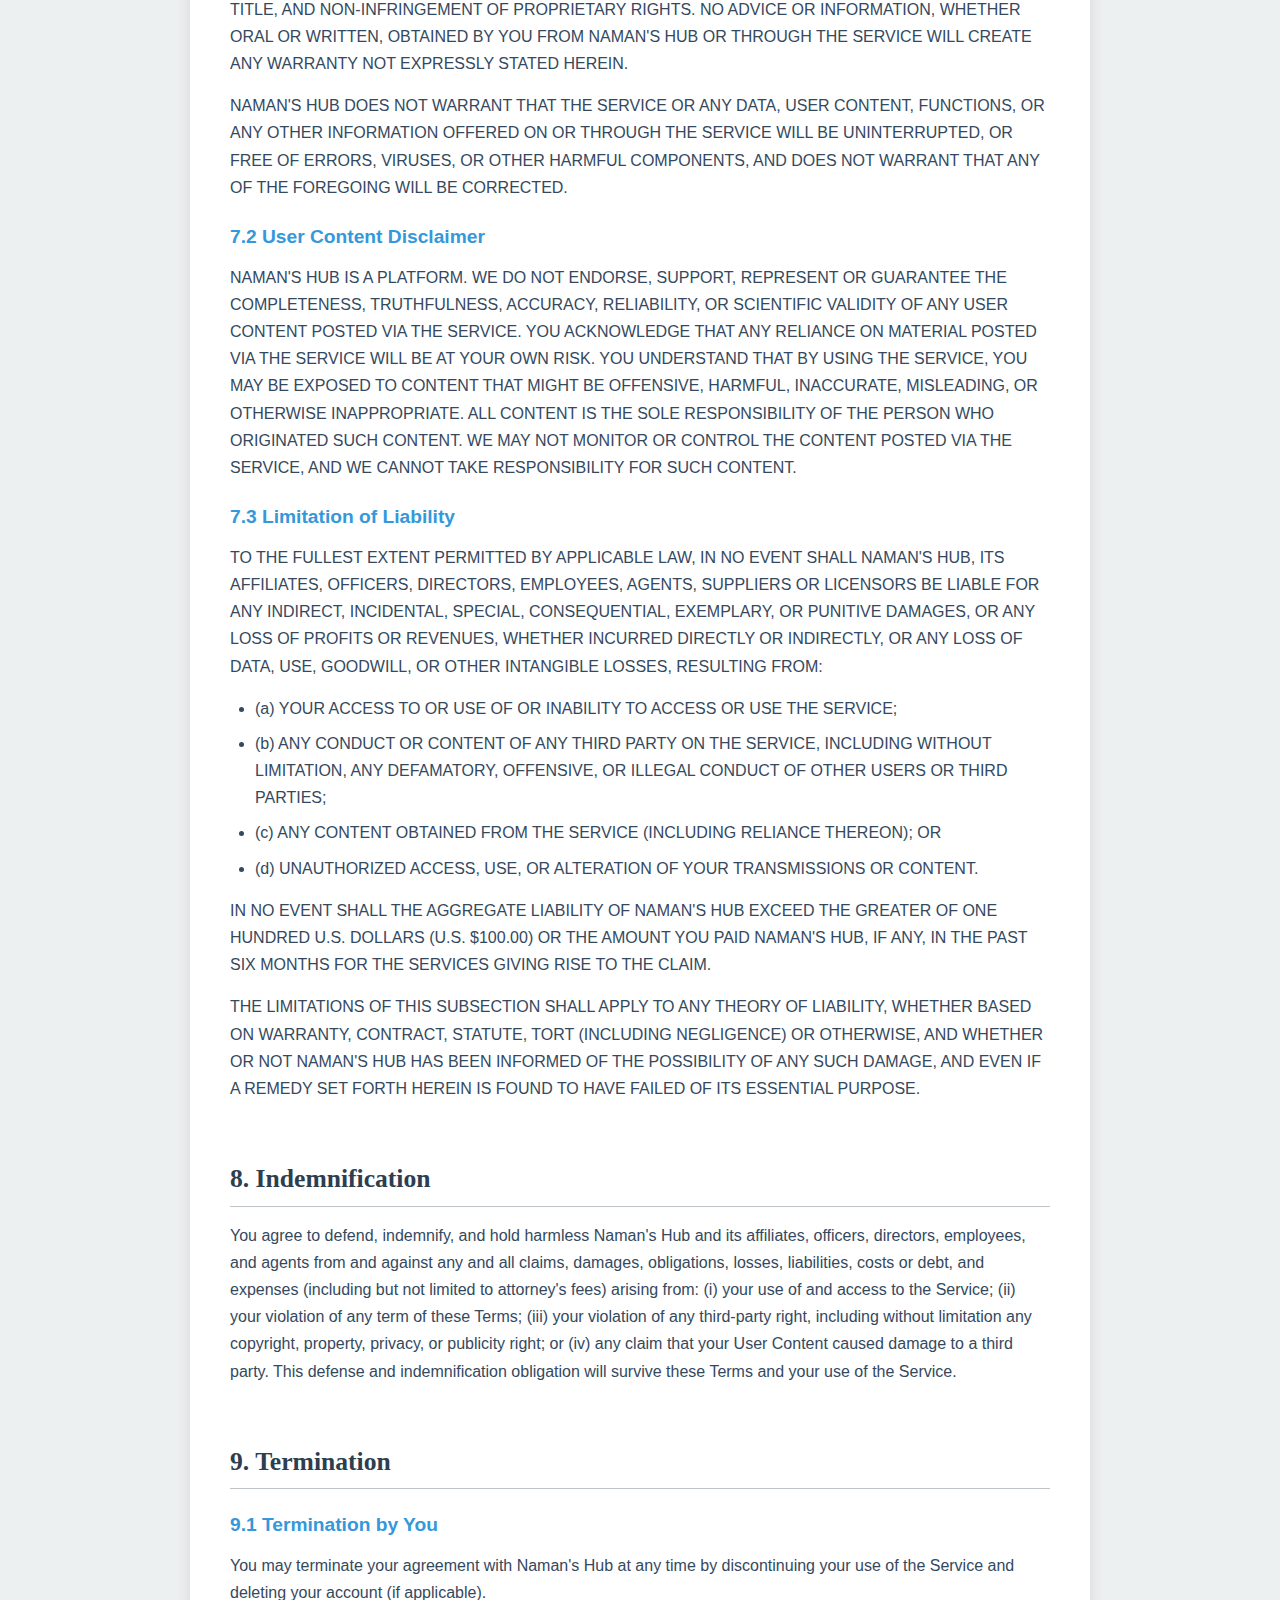
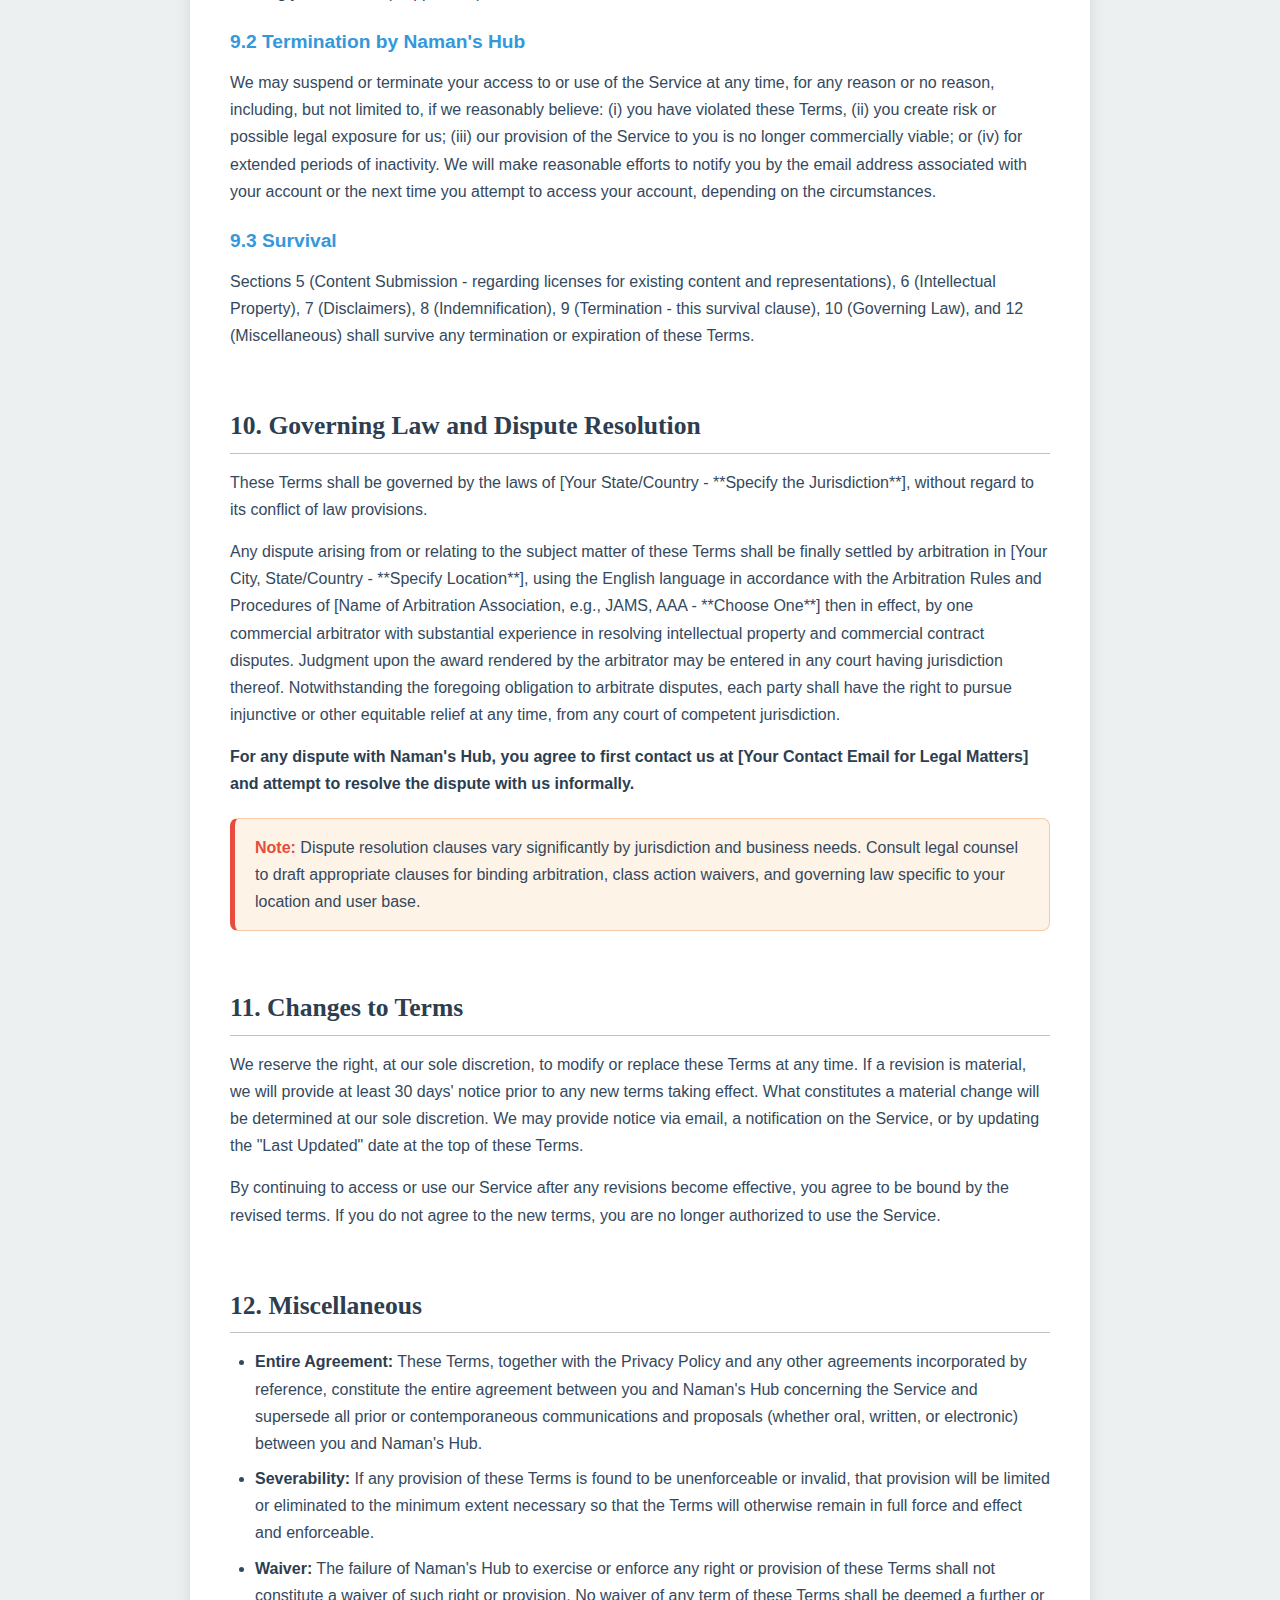
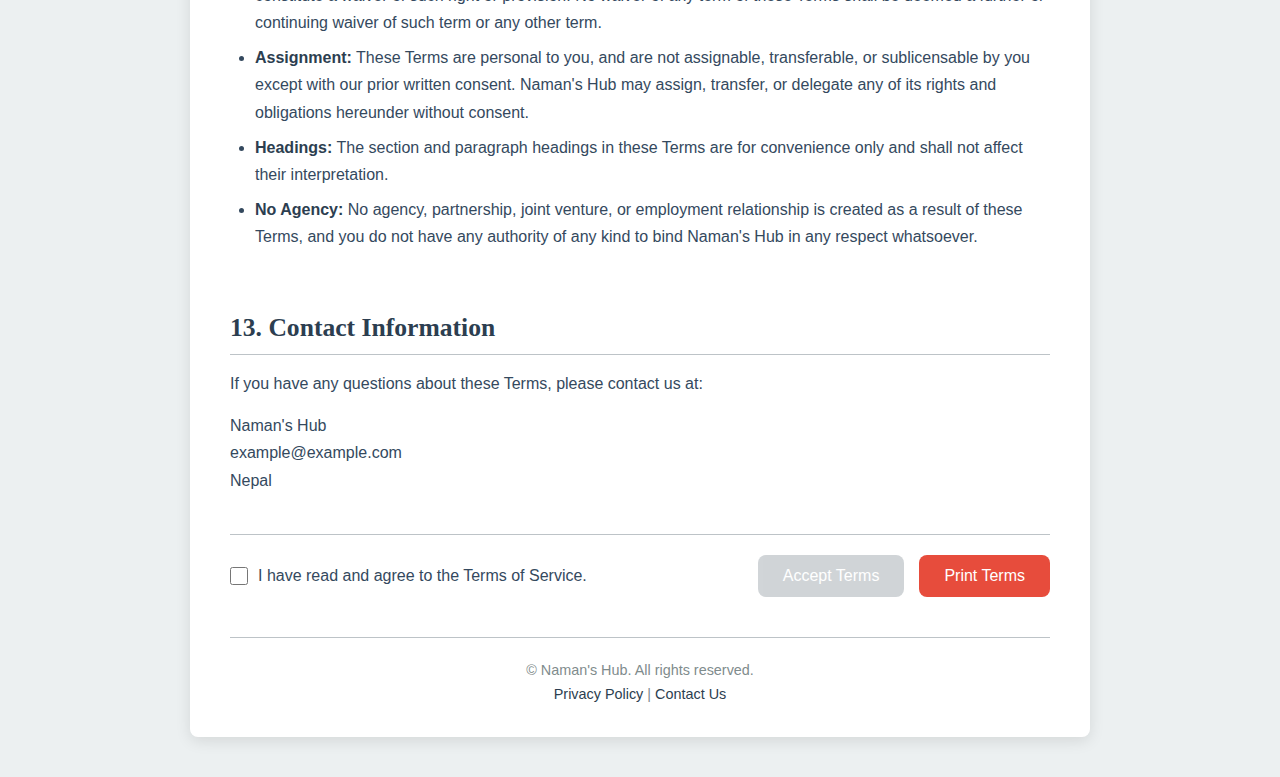
<file: legal/tos.html>
<!DOCTYPE html>
<html lang="en">
<head>
    <meta charset="UTF-8">
    <meta name="viewport" content="width=device-width, initial-scale=1.0">
    <title>Terms of Service - Naman's Hub</title>
    <style>
        /* --- Global Styles & Variables --- */
        :root {
            --primary-color: #2c3e50; /* Dark Blue */
            --secondary-color: #3498db; /* Bright Blue */
            --accent-color: #e74c3c; /* Red Accent */
            --background-color: #ecf0f1; /* Light Grey */
            --text-color: #34495e; /* Dark Grey */
            --card-background: #ffffff; /* White */
            --border-color: #bdc3c7; /* Light Silver */
            --font-family: 'Segoe UI', Tahoma, Geneva, Verdana, sans-serif;
            --header-font: 'Georgia', serif;
            --border-radius: 8px;
            --box-shadow: 0 4px 15px rgba(0, 0, 0, 0.1);
            --transition-speed: 0.3s;
            --sticky-toc-offset: 130px; /* Adjusted value for scroll margin */
        }

        * {
            box-sizing: border-box;
            margin: 0;
            padding: 0;
        }

        html {
            scroll-behavior: smooth; /* Enables smooth scrolling for anchor links */
        }

        body {
            font-family: var(--font-family);
            line-height: 1.7;
            color: var(--text-color);
            background-color: var(--background-color);
            padding: 20px;
            display: flex;
            flex-direction: column;
            min-height: 100vh;
        }

        /* --- Layout & Container --- */
        .container {
            max-width: 900px;
            margin: 20px auto;
            background-color: var(--card-background);
            padding: 30px 40px;
            border-radius: var(--border-radius);
            box-shadow: var(--box-shadow);
            flex-grow: 1; /* Make container grow to fill space */
        }

        /* --- Header --- */
        .header {
            text-align: center;
            margin-bottom: 30px;
            padding-bottom: 20px;
            border-bottom: 2px solid var(--secondary-color);
        }

        .header h1 {
            font-family: var(--header-font);
            color: var(--primary-color);
            font-size: 2.8em;
            margin-bottom: 5px;
        }

        .header h2 {
            color: var(--secondary-color);
            font-size: 1.8em;
            font-weight: 400;
            margin-bottom: 10px;
        }

        .last-updated {
            font-size: 0.9em;
            color: #7f8c8d; /* Medium Grey */
        }

        /* --- Table of Contents (TOC) --- */
        #toc-container {
            background-color: #f8f9f9;
            border: 1px solid var(--border-color);
            border-left: 5px solid var(--secondary-color);
            padding: 20px;
            margin-bottom: 30px;
            border-radius: var(--border-radius);
            transition: all var(--transition-speed) ease;
            /* Sticky properties applied conditionally via media query */
        }

        #toc-container h3 {
            margin-top: 0;
            margin-bottom: 15px;
            color: var(--primary-color);
            font-size: 1.3em;
        }

        #toc-list {
            list-style: none;
            padding-left: 0;
        }

        #toc-list li a {
            text-decoration: none;
            color: var(--secondary-color);
            display: block;
            padding: 5px 0;
            transition: color var(--transition-speed), padding-left var(--transition-speed), background-color var(--transition-speed);
            border-bottom: 1px dashed var(--border-color);
        }
        #toc-list li:last-child a {
             border-bottom: none;
        }

        #toc-list li a:hover,
        #toc-list li a:focus {
            color: var(--accent-color);
            padding-left: 10px;
            background-color: #eaf2f8; /* Light blue on hover */
        }
        #toc-list li a.active { /* Style for the active TOC link */
             color: var(--accent-color);
             font-weight: bold;
             padding-left: 10px;
             background-color: #eaf2f8;
             border-left: 3px solid var(--accent-color);
        }


        /* --- Main Content Sections --- */
        .content-section {
            margin-bottom: 35px;
            padding-top: 20px; /* Standard padding for visual spacing within section */
            /* scroll-margin-top applied conditionally below */
        }

        .content-section h3 {
            font-family: var(--header-font);
            color: var(--primary-color);
            font-size: 1.6em;
            margin-bottom: 15px;
            padding-bottom: 5px;
            border-bottom: 1px solid var(--border-color);
        }

         .content-section h4 {
            color: var(--secondary-color);
            font-size: 1.2em;
            margin-top: 20px;
            margin-bottom: 10px;
        }

        .content-section p,
        .content-section ul,
        .content-section ol {
            margin-bottom: 15px;
        }

        .content-section ul,
        .content-section ol {
            margin-left: 25px;
        }

        .content-section li {
            margin-bottom: 8px;
        }

        /* --- Emphasis & Links --- */
        strong {
            color: var(--primary-color);
        }

        a {
            color: var(--secondary-color);
            text-decoration: none;
            transition: color var(--transition-speed);
        }

        a:hover, a:focus {
            color: var(--accent-color);
            text-decoration: underline;
        }

        /* --- Important Notice Box --- */
        .notice {
            background-color: #fdf3e6; /* Light Orange */
            border: 1px solid #f5cba7; /* Orange Border */
            border-left: 5px solid var(--accent-color);
            padding: 15px 20px;
            margin: 20px 0;
            border-radius: var(--border-radius);
        }
        .notice strong {
            color: var(--accent-color);
        }

        /* --- Action Buttons & Acceptance --- */
        .actions-container {
            margin-top: 40px;
            padding-top: 20px;
            border-top: 1px solid var(--border-color);
            text-align: center;
            display: flex;
            flex-direction: column; /* Default to column */
            align-items: center;
            gap: 15px; /* Space between elements */
        }

        .acceptance-section {
            display: flex;
            align-items: center;
            justify-content: center;
            margin-bottom: 15px; /* Add space below checkbox */
            width: 100%; /* Make it take full width in column layout */
            text-align: center;
        }

        .acceptance-section input[type="checkbox"] {
            margin-right: 10px;
            width: 18px;
            height: 18px;
            cursor: pointer;
            accent-color: var(--secondary-color); /* Style the check itself */
        }

        .acceptance-section label {
            font-size: 1em;
            cursor: pointer;
        }

        .button-group {
            display: flex;
            justify-content: center;
            gap: 15px; /* Space between buttons */
            width: 100%; /* Take full width */
            flex-wrap: wrap; /* Allow buttons to wrap on small screens */
        }

        .action-button {
            background-color: var(--secondary-color);
            color: white;
            border: none;
            padding: 12px 25px;
            font-size: 1em;
            border-radius: var(--border-radius);
            cursor: pointer;
            transition: background-color var(--transition-speed), transform var(--transition-speed), box-shadow var(--transition-speed);
            /* Removed margin as gap property is used in flex container */
        }

        .action-button:hover:not(:disabled) {
            background-color: var(--primary-color);
            transform: translateY(-2px);
            box-shadow: 0 6px 20px rgba(0, 0, 0, 0.15);
        }

        .action-button:disabled {
            background-color: #bdc3c7; /* Disabled Grey */
            cursor: not-allowed;
            opacity: 0.7;
            transform: none;
            box-shadow: none;
        }

        .print-button {
             background-color: var(--accent-color);
        }
         .print-button:hover {
             background-color: #c0392b; /* Darker Red */
        }

        /* --- Footer --- */
        .footer {
            text-align: center;
            margin-top: 40px;
            padding-top: 20px;
            border-top: 1px solid var(--border-color);
            font-size: 0.9em;
            color: #7f8c8d;
        }

        .footer a {
            color: var(--primary-color);
        }
        .footer a:hover {
            color: var(--accent-color);
        }


        /* --- Responsive Design --- */

        /* Styles for when TOC is sticky (Larger Screens) */
        @media (min-width: 769px) {
             .content-section {
                /* Add margin above section to account for sticky TOC height */
                scroll-margin-top: var(--sticky-toc-offset);
             }
             #toc-container {
                 position: sticky;
                 top: 20px; /* Stick 20px from the top */
                 max-height: calc(100vh - 40px); /* Limit height based on viewport minus top/bottom space */
                 overflow-y: auto; /* Add scroll if TOC content is too long */
                 z-index: 10; /* Ensure TOC stays on top */
             }
        }

        /* Styles for Small/Medium Screens (TOC is not sticky) */
        @media (max-width: 768px) {
            body {
                padding: 10px;
            }
            .container {
                padding: 20px;
                margin: 10px auto;
            }
            .header h1 {
                font-size: 2.2em;
            }
             .header h2 {
                font-size: 1.5em;
            }
            #toc-container {
                position: static; /* Unstick TOC */
                max-height: none; /* Remove height limit */
                margin-bottom: 25px;
                z-index: auto; /* Reset z-index */
                overflow-y: visible; /* Reset overflow */
            }
             .content-section {
                 scroll-margin-top: 0; /* No scroll margin needed when TOC isn't sticky */
             }
             .content-section h3 {
                font-size: 1.4em;
            }
             .content-section h4 {
                font-size: 1.1em;
            }
            .actions-container {
                 /* Column layout is default, but confirm if needed */
                 flex-direction: column;
                 align-items: center;
            }
            .acceptance-section {
                 width: 100%;
                 justify-content: center;
                 margin-bottom: 15px;
            }
             .button-group {
                 width: 100%;
                 justify-content: center;
             }
             .action-button {
                width: 80%; /* Or adjust as needed for column layout */
                margin-bottom: 10px;
             }
             .action-button:last-child {
                 margin-bottom: 0;
             }
        }

        /* Further adjustments for very small screens */
        @media (max-width: 480px) {
            .header h1 {
                font-size: 1.8em;
            }
             .header h2 {
                font-size: 1.3em;
            }
            .container {
                padding: 15px;
            }
            body {
                font-size: 15px;
            }
            .acceptance-section label {
                font-size: 0.9em;
            }
             .action-button {
                width: 90%;
                padding: 10px 20px;
             }
            .button-group {
                 gap: 10px;
            }
        }

        /* Adjustments for actions container layout */
         @media (min-width: 576px) and (max-width: 768px){
            /* Keep column layout but maybe adjust button width if needed */
             .action-button {
                width: 60%;
             }
         }
         @media (min-width: 769px) { /* Apply row layout only when TOC is sticky */
             .actions-container {
                 flex-direction: row; /* Buttons side-by-side */
                 justify-content: space-between; /* Space out checkbox and buttons */
                 align-items: center;
             }
             .acceptance-section {
                 width: auto; /* Allow checkbox section to shrink */
                 margin-bottom: 0; /* Remove bottom margin */
                 justify-content: flex-start; /* Align checkbox left */
             }
             .button-group {
                 width: auto; /* Allow button group to shrink */
                 justify-content: flex-end; /* Align buttons right */
             }
              .action-button { /* Reset width for row layout */
                 width: auto;
                 margin-bottom: 0;
              }
         }


        /* Print specific styles */
        @media print {
          body {
            padding: 0;
            background-color: #fff;
            color: #000;
            font-size: 12pt;
          }
          .container {
            box-shadow: none;
            border: none;
            padding: 0;
            margin: 0;
            max-width: 100%;
          }
          #toc-container, .actions-container, .footer {
            display: none; /* Hide TOC, buttons, and footer when printing */
          }
          .header {
             border-bottom: 1px solid #ccc;
             text-align: left;
          }
           .header h1, .header h2 {
                color: #000;
           }
           .content-section {
             padding-top: 10px;
             margin-top: 0;
             margin-bottom: 20px;
             scroll-margin-top: 0 !important; /* Ensure no scroll margin for print */
           }
           .content-section h3 {
             border-bottom: 1px solid #666;
             color: #000;
             font-size: 1.3em;
             page-break-after: avoid; /* Prevent page breaks right after headings */
           }
           a {
             color: #000;
             text-decoration: none; /* Remove underlines for print */
           }
           .notice {
              border: 1px solid #aaa;
              background-color: #eee;
              border-left: 3px solid #666;
              color: #000;
           }
            .notice strong {
               color: #000;
            }
        }

    </style>
</head>
<body>

    <div class="container">
        <header class="header">
            <h1>Naman's Hub</h1>
            <h2>Terms of Service</h2>
            <p class="last-updated">Last Updated: April 2, 2025</p> <!-- *** IMPORTANT: UPDATE THIS DATE *** -->
        </header>

        <!-- Table of Contents Container -->


        <main>
            <!-- Content Sections (1-13) -->
            <section class="content-section" id="introduction">
                <h3>1. Introduction & Acceptance</h3>
                <p>Welcome to Naman's Hub! These Terms of Service ("Terms") govern your access to and use of the Naman's Hub website, platform, and services (collectively, the "Service"), operated by Naman's Hub ("we," "us," or "our"). Our Service provides a platform for users to publish, share, discover, and discuss academic and educational content, including research papers.</p>
                <p><strong>By accessing or using the Service, you agree to be bound by these Terms and our Privacy Policy [Link to Privacy Policy - Create this separately].</strong> If you do not agree to these Terms, you must not access or use the Service. Please read them carefully.</p>
                <div class="notice">
                    <strong>Important:</strong> These Terms constitute a legally binding agreement. Naman's Hub reserves the right to modify these Terms at any time. We will notify you of significant changes (e.g., via email or a notice on the Service), but it is your responsibility to review these Terms periodically. Continued use of the Service after changes constitutes acceptance.
                </div>
            </section>

            <section class="content-section" id="definitions">
                <h3>2. Definitions</h3>
                <ul>
                    <li><strong>"Service"</strong> refers to the Naman's Hub website, applications, APIs, and any associated services.</li>
                    <li><strong>"User," "You," "Your"</strong> refers to any individual or entity accessing or using the Service, including authors, readers, reviewers, or general visitors.</li>
                    <li><strong>"Content"</strong> means any text, data, information, articles, research papers, abstracts, comments, graphics, photos, videos, or other materials uploaded, downloaded, or appearing on the Service.</li>
                    <li><strong>"User Content"</strong> refers to Content submitted, posted, or displayed by Users on the Service, particularly research papers and associated materials.</li>
                     <li><strong>"Research Paper"</strong> refers specifically to academic or scholarly articles, pre-prints, theses, dissertations, or similar documents submitted for publication or sharing on the Service.</li>
                </ul>
            </section>

            <section class="content-section" id="accounts">
                <h3>3. User Accounts</h3>
                 <h4>3.1 Registration</h4>
                <p>To access certain features, such as submitting Research Papers, you may need to register for an account. You agree to provide accurate, current, and complete information during registration and keep your account information updated.</p>
                 <h4>3.2 Account Security</h4>
                <p>You are responsible for safeguarding your account password and for all activities that occur under your account. You must notify us immediately of any unauthorized use of your account. We are not liable for any loss or damage arising from your failure to protect your account information.</p>
                 <h4>3.3 Eligibility</h4>
                <p>You must be at least 13 years old (or the minimum age required by your country's laws to consent to online services) to use the Service. If you are under the age of majority in your jurisdiction (typically 18), you may only use the Service with the express consent and supervision of a parent or legal guardian who agrees to be bound by these Terms.</p>
            </section>

            <section class="content-section" id="user-conduct">
                <h3>4. User Conduct and Responsibilities</h3>
                <p>You agree not to misuse the Service. Prohibited activities include, but are not limited to:</p>
                <ul>
                    <li>Uploading, posting, or transmitting any Content that is unlawful, harmful, threatening, abusive, harassing, defamatory, vulgar, obscene, libelous, invasive of another's privacy, hateful, or racially, ethnically, or otherwise objectionable.</li>
                    <li>Submitting Content that infringes upon any patent, trademark, trade secret, copyright, or other proprietary rights of any party (including plagiarism).</li>
                    <li>Impersonating any person or entity or falsely stating or misrepresenting your affiliation with a person or entity.</li>
                    <li>Engaging in spamming, phishing, distributing malware, or attempting unauthorized access to accounts or systems.</li>
                    <li>Attempting to interfere with, compromise the system integrity or security, or decipher any transmissions to or from the servers running the Service.</li>
                    <li>Using the Service for any illegal purpose or in violation of any local, state, national, or international law.</li>
                    <li>Harassing, abusing, stalking, or harming another person, including sending unwelcome communications.</li>
                    <li>Using automated systems (bots, scrapers) to access the Service in a manner that sends more request messages to our servers than a human can reasonably produce in the same period using a conventional web browser (except for public search engine indexing).</li>
                </ul>
                 <p>You are solely responsible for your conduct and any Content you submit, post, or display on the Service.</p>
            </section>

            <section class="content-section" id="content-submission">
                <h3>5. Content Submission (Research Papers, etc.)</h3>
                 <h4>5.1 Ownership and License</h4>
                <p><strong>You retain full ownership rights to the User Content, including Research Papers, you submit to the Service.</strong></p>
                <p>By submitting User Content to Naman's Hub, you grant us a worldwide, non-exclusive, royalty-free, sublicensable, and transferable license to use, host, store, reproduce, modify (e.g., formatting changes for display, creating derivatives like thumbnails), publish, publicly display, publicly perform, and distribute your User Content solely for the purposes of operating, providing, promoting, and improving the Service. This includes making your Research Papers accessible to other Users according to the visibility settings you choose (if applicable).</p>
                 <p>This license continues even if you stop using our Services, primarily for archival purposes and because Content shared publicly may be difficult to completely remove. However, the license ends when you explicitly delete your User Content or your account, except (a) to the extent your Content was shared with others who have not deleted it, and (b) for our system backups and archival copies maintained for a reasonable period.</p>
                 <h4>5.2 User Representations and Warranties</h4>
                <p>You represent and warrant that:</p>
                <ul>
                    <li>You own the User Content submitted by you or otherwise have all necessary licenses, rights, consents, and permissions to grant the license set forth in these Terms.</li>
                    <li>Your User Content does not infringe, violate, or misappropriate any third-party right, including any copyright, trademark, patent, trade secret, moral right, privacy right, right of publicity, or any other intellectual property or proprietary right.</li>
                    <li>Your User Content is accurate, not misleading, and complies with all applicable laws, regulations, and ethical guidelines relevant to your field of research.</li>
                    <li>Your User Content adheres to academic integrity standards and is free from fabrication, falsification, and plagiarism.</li>
                    <li>You have obtained any necessary ethical approvals, institutional review board (IRB) permissions, or consents for research involving human or animal subjects presented in your Research Paper, and such documentation can be provided upon request.</li>
                    <li>Your User Content does not contain any viruses, adware, spyware, worms, or other malicious code.</li>
                </ul>
                 <h4>5.3 Content Review and Removal</h4>
                <p>Naman's Hub does not undertake to pre-screen User Content. However, we reserve the right (but assume no obligation) to review, refuse, filter, modify, or remove any User Content that we believe, in our sole discretion, violates these Terms, infringes intellectual property rights, is harmful or objectionable, or for any other reason without prior notice. We are not responsible for any delay or failure to remove such Content.</p>
                 <h4>5.4 Plagiarism Policy</h4>
                 <p>Naman's Hub has a zero-tolerance policy towards plagiarism. Submission of plagiarized work constitutes a serious breach of these Terms and academic ethics. We may utilize plagiarism detection software. Confirmed instances of plagiarism may result in immediate content removal, account suspension, permanent termination, and potential notification to relevant institutions or authorities.</p>
                 <h4>5.5 Archival and Preservation</h4>
                 <p>While we strive to maintain the accessibility of published Content, Naman's Hub does not guarantee permanent archival or preservation of User Content. Authors are encouraged to maintain their own backups and consider depositing their work in established institutional or subject repositories.</p>
            </section>

             <section class="content-section" id="intellectual-property">
                <h3>6. Intellectual Property Rights</h3>
                <h4>6.1 Naman's Hub IP</h4>
                <p>The Service itself, including its look and feel, visual interfaces, interactive features, graphics, design, compilation, computer code, products, software, aggregate user review ratings, and all other elements and components of the Service provided by Naman's Hub (the "Naman's Hub IP") are protected by copyright, trade dress, patent, and trademark laws, international conventions, and all other relevant intellectual property and proprietary rights, and applicable laws. All Naman's Hub IP is the property of Naman's Hub or its subsidiaries or affiliated companies and/or third-party licensors. You may not sell, license, distribute, copy, modify, publicly perform or display, transmit, publish, edit, adapt, create derivative works from, or otherwise make unauthorized use of the Naman's Hub IP.</p>
                 <h4>6.2 User Content IP</h4>
                 <p>As stated in Section 5.1, you retain ownership of your User Content. We respect the intellectual property rights of others and expect our Users to do the same.</p>
                 <h4>6.3 Copyright Infringement (DMCA Compliance)</h4>
                <p>We comply with the provisions of the Digital Millennium Copyright Act (DMCA). If you believe that your copyrighted work has been copied in a way that constitutes copyright infringement and is accessible via the Service, please notify our designated copyright agent. You can find our DMCA policy and contact information here: [Link to DMCA/Copyright Policy Page - **Create this separately and link it**]. We will respond expeditiously to notices of alleged copyright infringement that comply with the DMCA and other applicable law.</p>
            </section>

             <section class="content-section" id="disclaimers">
                <h3>7. Disclaimers and Limitation of Liability</h3>
                 <h4>7.1 No Warranty</h4>
                <p>THE SERVICE AND ALL CONTENT THEREIN ARE PROVIDED ON AN "AS IS" AND "AS AVAILABLE" BASIS WITHOUT WARRANTIES OF ANY KIND, EITHER EXPRESS OR IMPLIED. TO THE FULLEST EXTENT PERMISSIBLE PURSUANT TO APPLICABLE LAW, NAMAN'S HUB, ITS SUBSIDIARIES, AFFILIATES, AND LICENSORS DISCLAIM ALL WARRANTIES, STATUTORY, EXPRESS OR IMPLIED, INCLUDING, BUT NOT LIMITED TO, IMPLIED WARRANTIES OF MERCHANTABILITY, FITNESS FOR A PARTICULAR PURPOSE, TITLE, AND NON-INFRINGEMENT OF PROPRIETARY RIGHTS. NO ADVICE OR INFORMATION, WHETHER ORAL OR WRITTEN, OBTAINED BY YOU FROM NAMAN'S HUB OR THROUGH THE SERVICE WILL CREATE ANY WARRANTY NOT EXPRESSLY STATED HEREIN.</p>
                <p>NAMAN'S HUB DOES NOT WARRANT THAT THE SERVICE OR ANY DATA, USER CONTENT, FUNCTIONS, OR ANY OTHER INFORMATION OFFERED ON OR THROUGH THE SERVICE WILL BE UNINTERRUPTED, OR FREE OF ERRORS, VIRUSES, OR OTHER HARMFUL COMPONENTS, AND DOES NOT WARRANT THAT ANY OF THE FOREGOING WILL BE CORRECTED.</p>
                 <h4>7.2 User Content Disclaimer</h4>
                 <p>NAMAN'S HUB IS A PLATFORM. WE DO NOT ENDORSE, SUPPORT, REPRESENT OR GUARANTEE THE COMPLETENESS, TRUTHFULNESS, ACCURACY, RELIABILITY, OR SCIENTIFIC VALIDITY OF ANY USER CONTENT POSTED VIA THE SERVICE. YOU ACKNOWLEDGE THAT ANY RELIANCE ON MATERIAL POSTED VIA THE SERVICE WILL BE AT YOUR OWN RISK. YOU UNDERSTAND THAT BY USING THE SERVICE, YOU MAY BE EXPOSED TO CONTENT THAT MIGHT BE OFFENSIVE, HARMFUL, INACCURATE, MISLEADING, OR OTHERWISE INAPPROPRIATE. ALL CONTENT IS THE SOLE RESPONSIBILITY OF THE PERSON WHO ORIGINATED SUCH CONTENT. WE MAY NOT MONITOR OR CONTROL THE CONTENT POSTED VIA THE SERVICE, AND WE CANNOT TAKE RESPONSIBILITY FOR SUCH CONTENT.</p>
                 <h4>7.3 Limitation of Liability</h4>
                <p>TO THE FULLEST EXTENT PERMITTED BY APPLICABLE LAW, IN NO EVENT SHALL NAMAN'S HUB, ITS AFFILIATES, OFFICERS, DIRECTORS, EMPLOYEES, AGENTS, SUPPLIERS OR LICENSORS BE LIABLE FOR ANY INDIRECT, INCIDENTAL, SPECIAL, CONSEQUENTIAL, EXEMPLARY, OR PUNITIVE DAMAGES, OR ANY LOSS OF PROFITS OR REVENUES, WHETHER INCURRED DIRECTLY OR INDIRECTLY, OR ANY LOSS OF DATA, USE, GOODWILL, OR OTHER INTANGIBLE LOSSES, RESULTING FROM:</p>
                <ul>
                   <li>(a) YOUR ACCESS TO OR USE OF OR INABILITY TO ACCESS OR USE THE SERVICE;</li>
                   <li>(b) ANY CONDUCT OR CONTENT OF ANY THIRD PARTY ON THE SERVICE, INCLUDING WITHOUT LIMITATION, ANY DEFAMATORY, OFFENSIVE, OR ILLEGAL CONDUCT OF OTHER USERS OR THIRD PARTIES;</li>
                   <li>(c) ANY CONTENT OBTAINED FROM THE SERVICE (INCLUDING RELIANCE THEREON); OR</li>
                   <li>(d) UNAUTHORIZED ACCESS, USE, OR ALTERATION OF YOUR TRANSMISSIONS OR CONTENT.</li>
                </ul>
                <p>IN NO EVENT SHALL THE AGGREGATE LIABILITY OF NAMAN'S HUB EXCEED THE GREATER OF ONE HUNDRED U.S. DOLLARS (U.S. $100.00) OR THE AMOUNT YOU PAID NAMAN'S HUB, IF ANY, IN THE PAST SIX MONTHS FOR THE SERVICES GIVING RISE TO THE CLAIM.</p>
                <p>THE LIMITATIONS OF THIS SUBSECTION SHALL APPLY TO ANY THEORY OF LIABILITY, WHETHER BASED ON WARRANTY, CONTRACT, STATUTE, TORT (INCLUDING NEGLIGENCE) OR OTHERWISE, AND WHETHER OR NOT NAMAN'S HUB HAS BEEN INFORMED OF THE POSSIBILITY OF ANY SUCH DAMAGE, AND EVEN IF A REMEDY SET FORTH HEREIN IS FOUND TO HAVE FAILED OF ITS ESSENTIAL PURPOSE.</p>
            </section>

            <section class="content-section" id="indemnification">
                <h3>8. Indemnification</h3>
                <p>You agree to defend, indemnify, and hold harmless Naman's Hub and its affiliates, officers, directors, employees, and agents from and against any and all claims, damages, obligations, losses, liabilities, costs or debt, and expenses (including but not limited to attorney's fees) arising from: (i) your use of and access to the Service; (ii) your violation of any term of these Terms; (iii) your violation of any third-party right, including without limitation any copyright, property, privacy, or publicity right; or (iv) any claim that your User Content caused damage to a third party. This defense and indemnification obligation will survive these Terms and your use of the Service.</p>
            </section>

            <section class="content-section" id="termination">
                 <h3>9. Termination</h3>
                 <h4>9.1 Termination by You</h4>
                 <p>You may terminate your agreement with Naman's Hub at any time by discontinuing your use of the Service and deleting your account (if applicable). </p>
                 <h4>9.2 Termination by Naman's Hub</h4>
                 <p>We may suspend or terminate your access to or use of the Service at any time, for any reason or no reason, including, but not limited to, if we reasonably believe: (i) you have violated these Terms, (ii) you create risk or possible legal exposure for us; (iii) our provision of the Service to you is no longer commercially viable; or (iv) for extended periods of inactivity. We will make reasonable efforts to notify you by the email address associated with your account or the next time you attempt to access your account, depending on the circumstances.</p>
                 <h4>9.3 Survival</h4>
                 <p>Sections 5 (Content Submission - regarding licenses for existing content and representations), 6 (Intellectual Property), 7 (Disclaimers), 8 (Indemnification), 9 (Termination - this survival clause), 10 (Governing Law), and 12 (Miscellaneous) shall survive any termination or expiration of these Terms.</p> <!-- Corrected Section number from 11 to 12 -->
            </section>

             <section class="content-section" id="governing-law">
                <h3>10. Governing Law and Dispute Resolution</h3>
                <p>These Terms shall be governed by the laws of [Your State/Country - **Specify the Jurisdiction**], without regard to its conflict of law provisions.</p>
                <p>Any dispute arising from or relating to the subject matter of these Terms shall be finally settled by arbitration in [Your City, State/Country - **Specify Location**], using the English language in accordance with the Arbitration Rules and Procedures of [Name of Arbitration Association, e.g., JAMS, AAA - **Choose One**] then in effect, by one commercial arbitrator with substantial experience in resolving intellectual property and commercial contract disputes. Judgment upon the award rendered by the arbitrator may be entered in any court having jurisdiction thereof. Notwithstanding the foregoing obligation to arbitrate disputes, each party shall have the right to pursue injunctive or other equitable relief at any time, from any court of competent jurisdiction.</p>
                 <p><strong>For any dispute with Naman's Hub, you agree to first contact us at [Your Contact Email for Legal Matters] and attempt to resolve the dispute with us informally.</strong></p>
                 <div class="notice">
                     <strong>Note:</strong> Dispute resolution clauses vary significantly by jurisdiction and business needs. Consult legal counsel to draft appropriate clauses for binding arbitration, class action waivers, and governing law specific to your location and user base.
                 </div>
            </section>

             <section class="content-section" id="changes-to-terms">
                <h3>11. Changes to Terms</h3>
                <p>We reserve the right, at our sole discretion, to modify or replace these Terms at any time. If a revision is material, we will provide at least 30 days' notice prior to any new terms taking effect. What constitutes a material change will be determined at our sole discretion. We may provide notice via email, a notification on the Service, or by updating the "Last Updated" date at the top of these Terms.</p>
                <p>By continuing to access or use our Service after any revisions become effective, you agree to be bound by the revised terms. If you do not agree to the new terms, you are no longer authorized to use the Service.</p>
            </section>

             <section class="content-section" id="miscellaneous">
                <h3>12. Miscellaneous</h3>
                <ul>
                    <li><strong>Entire Agreement:</strong> These Terms, together with the Privacy Policy and any other agreements incorporated by reference, constitute the entire agreement between you and Naman's Hub concerning the Service and supersede all prior or contemporaneous communications and proposals (whether oral, written, or electronic) between you and Naman's Hub.</li>
                    <li><strong>Severability:</strong> If any provision of these Terms is found to be unenforceable or invalid, that provision will be limited or eliminated to the minimum extent necessary so that the Terms will otherwise remain in full force and effect and enforceable.</li>
                    <li><strong>Waiver:</strong> The failure of Naman's Hub to exercise or enforce any right or provision of these Terms shall not constitute a waiver of such right or provision. No waiver of any term of these Terms shall be deemed a further or continuing waiver of such term or any other term.</li>
                    <li><strong>Assignment:</strong> These Terms are personal to you, and are not assignable, transferable, or sublicensable by you except with our prior written consent. Naman's Hub may assign, transfer, or delegate any of its rights and obligations hereunder without consent.</li>
                    <li><strong>Headings:</strong> The section and paragraph headings in these Terms are for convenience only and shall not affect their interpretation.</li>
                    <li><strong>No Agency:</strong> No agency, partnership, joint venture, or employment relationship is created as a result of these Terms, and you do not have any authority of any kind to bind Naman's Hub in any respect whatsoever.</li>
                </ul>
            </section>

             <section class="content-section" id="contact">
                <h3>13. Contact Information</h3>
                <p>If you have any questions about these Terms, please contact us at:</p>
                <p>
                    Naman's Hub<br>
                    example@example.com<br>
                    Nepal
                </p>
            </section>
        </main>

        <!-- Acceptance and Actions -->
        <div class="actions-container">
            <div class="acceptance-section">
                <input type="checkbox" id="accept-terms-checkbox">
                <label for="accept-terms-checkbox">I have read and agree to the Terms of Service.</label>
            </div>
            <div class="button-group">
                 <button id="accept-terms-button" class="action-button" disabled>Accept Terms</button>
                 <button id="print-terms-button" class="action-button print-button">Print Terms</button>
            </div>
        </div>

        <footer class="footer">
            <p>© <span id="current-year"></span> Naman's Hub. All rights reserved.</p>
            <p><a href="#">Privacy Policy</a> | <a href="#">Contact Us</a></p> <!-- Add actual links -->
        </footer>

    </div> <!-- /container -->

    <script>
        document.addEventListener('DOMContentLoaded', function() {
            const tocList = document.getElementById('toc-list');
            const sections = document.querySelectorAll('.content-section');
            const acceptCheckbox = document.getElementById('accept-terms-checkbox');
            const acceptButton = document.getElementById('accept-terms-button');
            const printButton = document.getElementById('print-terms-button');
            const tocContainer = document.getElementById('toc-container');

            // --- Populate Table of Contents ---
            sections.forEach(section => {
                const titleElement = section.querySelector('h3');
                if (titleElement && section.id) {
                    const titleText = titleElement.textContent;
                    const listItem = document.createElement('li');
                    const link = document.createElement('a');
                    link.href = `#${section.id}`;
                    link.textContent = titleText;
                     // Click event listener remains simple - smooth scroll is handled by CSS
                    listItem.appendChild(link);
                    tocList.appendChild(listItem);
                }
            });

            // --- Enable/Disable Accept Button ---
            acceptCheckbox.addEventListener('change', function() {
                acceptButton.disabled = !this.checked;
                // Style updates are handled by the :disabled CSS pseudo-class now
            });

            // --- Simulate Acceptance Action ---
            acceptButton.addEventListener('click', function() {
                if (!acceptCheckbox.checked) {
                    // Button should be disabled, but check just in case
                    return;
                }
                alert('Terms Accepted! (This is a simulation - implement actual logic here)');
                // Example: window.location.href = '/next-step-page';
            });

            // --- Print Button Functionality ---
            printButton.addEventListener('click', function() {
                window.print();
            });

            // --- Dynamic Footer Year ---
            document.getElementById('current-year').textContent = new Date().getFullYear();


            // --- TOC Active Link Highlighting on Scroll ---
            const tocLinks = tocList.querySelectorAll('a');

            // Adjust rootMargin based on the sticky TOC offset for better accuracy
            // Top margin: Negative value slightly less than sticky offset to trigger before section top hits TOC bottom
            // Bottom margin: Negative value to define the "active" zone end towards the bottom
            const stickyOffsetValue = parseInt(getComputedStyle(document.documentElement).getPropertyValue('--sticky-toc-offset'), 10) || 130;
            const topMargin = -(stickyOffsetValue) + 10; // Trigger slightly before hitting the TOC
            const bottomMargin = -(window.innerHeight - stickyOffsetValue - 100); // Try to deactivate when section bottom leaves a 100px zone below TOC

            const sectionObserverOptions = {
              root: null, // relative to document viewport
              rootMargin: `${topMargin}px 0px ${bottomMargin}px 0px`,
              threshold: 0 // Trigger as soon as any part enters/leaves margin
            };

            let currentlyActiveLink = null; // Keep track of the active link

            const highlightCurrentSection = (entries, observer) => {
              entries.forEach(entry => {
                const id = entry.target.getAttribute('id');
                const link = tocList.querySelector(`a[href="#${id}"]`);

                if (!link) return;

                 // More robust check: Check if element is truly intersecting within the adjusted margins
                 if (entry.isIntersecting && entry.intersectionRatio > 0) {
                     // Check if bounding rect top is below the sticky TOC offset (or close to it)
                     const rect = entry.boundingClientRect;
                     if (rect.top >= 0 && rect.top < (stickyOffsetValue + 50)) { // Section top is within range below TOC
                         if (currentlyActiveLink) {
                             currentlyActiveLink.classList.remove('active');
                         }
                         link.classList.add('active');
                         currentlyActiveLink = link;
                          // Optional: Scroll TOC to keep active link visible
                          // link.scrollIntoView({ behavior: 'smooth', block: 'nearest' });
                     }
                 } else {
                      // Check if this was the link that *was* active, and remove if it's no longer intersecting
                     // This helps when scrolling past sections quickly
                     if (link === currentlyActiveLink) {
                          link.classList.remove('active');
                          currentlyActiveLink = null; // Reset tracker
                     }
                 }
              });

                // Fallback: If no link is active after processing entries (e.g., scrolled between sections),
                // try to find the *first* visible one based on boundingClientRect as a fallback.
                if (!currentlyActiveLink) {
                    let firstVisibleSection = null;
                    for (const section of sections) {
                        const rect = section.getBoundingClientRect();
                        if (rect.top >= stickyOffsetValue && rect.top < window.innerHeight * 0.8) { // Check if top is below TOC and somewhat visible
                            firstVisibleSection = section;
                            break;
                        }
                    }
                    if(firstVisibleSection){
                         const id = firstVisibleSection.getAttribute('id');
                         const link = tocList.querySelector(`a[href="#${id}"]`);
                         if(link){
                            link.classList.add('active');
                            currentlyActiveLink = link;
                         }
                    } else if (window.scrollY < 100 && tocLinks.length > 0) { // At the very top
                         tocLinks.forEach(l => l.classList.remove('active'));
                         tocLinks[0].classList.add('active');
                         currentlyActiveLink = tocLinks[0];
                    }
                }
            };

            // Only observe if IntersectionObserver is supported
            if ('IntersectionObserver' in window) {
                 const observer = new IntersectionObserver(highlightCurrentSection, sectionObserverOptions);
                 sections.forEach(section => {
                     observer.observe(section);
                 });
            } else {
                // Basic fallback or no highlighting if IntersectionObserver isn't supported
                console.warn("IntersectionObserver not supported, TOC highlighting might not work correctly.");
            }

             // Initial check on load (slight delay for accurate layout)
             setTimeout(() => {
                 let firstVisibleSection = null;
                 let minTop = Infinity;

                 sections.forEach(section => {
                     const rect = section.getBoundingClientRect();
                     // Find the section whose top is closest to (and below) the sticky offset
                     if (rect.top >= 0 && rect.top < minTop) { // Check if visible and potentially the highest visible one
                          // Refine check: Must be below the expected sticky position
                         if (rect.top >= (stickyOffsetValue - 20)) { // Allow a small tolerance
                             minTop = rect.top;
                             firstVisibleSection = section;
                         } else if (window.scrollY < 100 && rect.top < stickyOffsetValue) {
                             // If we are near the top and the first section starts high, it might be the one
                             minTop = rect.top;
                             firstVisibleSection = section;
                         }
                     }
                 });

                 if (firstVisibleSection) {
                     const id = firstVisibleSection.getAttribute('id');
                     const link = tocList.querySelector(`a[href="#${id}"]`);
                     tocLinks.forEach(l => l.classList.remove('active'));
                     if (link) {
                         link.classList.add('active');
                         currentlyActiveLink = link;
                     }
                 } else if (window.scrollY < 100 && tocLinks.length > 0) {
                      // If scrolled to the very top, highlight the first item
                      tocLinks.forEach(l => l.classList.remove('active'));
                      tocLinks[0].classList.add('active');
                      currentlyActiveLink = tocLinks[0];
                 }
             }, 150); // Slightly longer delay

        });
    </script>

</body>
</html>
</file>
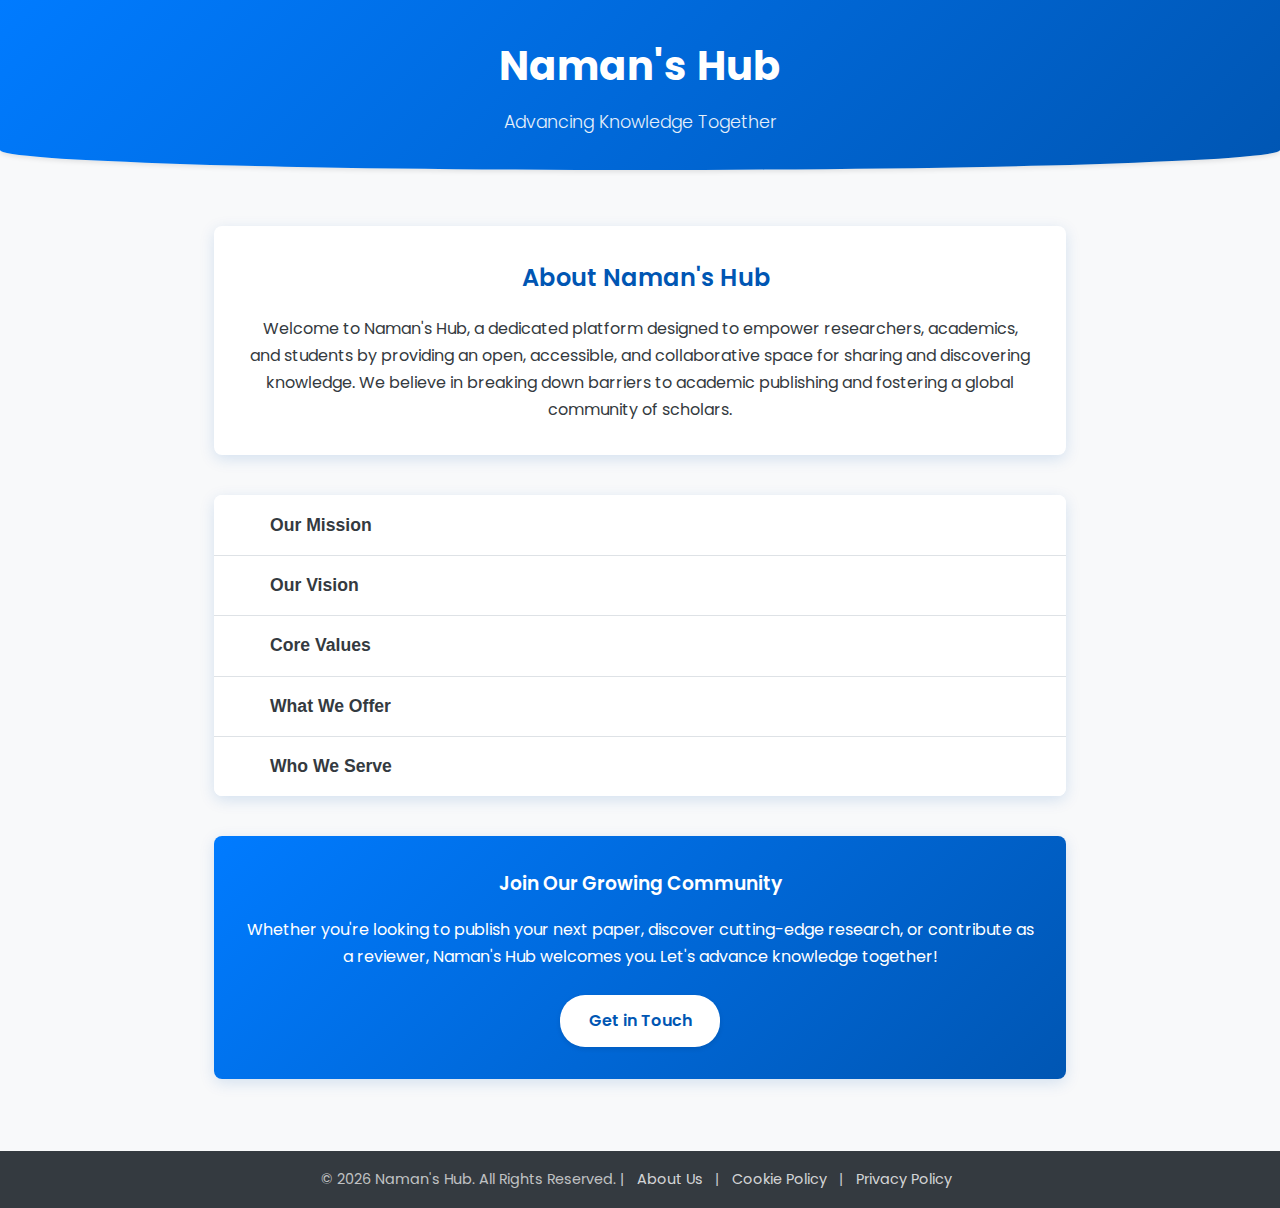
<file: resources/about.html>
<!DOCTYPE html>
<html lang="en">
<head>
    <meta charset="UTF-8">
    <meta name="viewport" content="width=device-width, initial-scale=1.0">
    <title>About Us - Naman's Hub</title>
    <!-- Google Fonts -->
    <link rel="preconnect" href="https://fonts.googleapis.com">
    <link rel="preconnect" href="https://fonts.gstatic.com" crossorigin>
    <link href="https://fonts.googleapis.com/css2?family=Poppins:wght@300;400;600;700&display=swap" rel="stylesheet">
    <!-- Font Awesome -->
    <link rel="stylesheet" href="https://cdnjs.cloudflare.com/ajax/libs/font-awesome/6.4.0/css/all.min.css" integrity="sha512-iecdLmaskl7CVkqkXNQ/ZH/XLlvWZOJyj7Yy7tcenmpD1ypASozpmT/E0iPtmFIB46ZmdtAc9eNBvH0H/ZpiBw==" crossorigin="anonymous" referrerpolicy="no-referrer" />

    <style>
        /* --- CSS Reset & Base Styles --- */
        *,
        *::before,
        *::after {
            box-sizing: border-box;
            margin: 0;
            padding: 0;
        }

        :root {
            --primary-color: #0056b3; /* Professional Blue */
            --secondary-color: #007bff; /* Brighter Blue Accent */
            --light-bg: #f8f9fa;
            --dark-text: #343a40;
            --light-text: #ffffff;
            --border-color: #dee2e6;
            --accent-gradient: linear-gradient(135deg, #007bff, #0056b3);
            --box-shadow: 0 4px 15px rgba(0, 86, 179, 0.15);
            --hover-shadow: 0 6px 20px rgba(0, 86, 179, 0.25);
            --border-radius: 8px;
        }

        html {
            scroll-behavior: smooth;
        }

        body {
            font-family: 'Poppins', sans-serif;
            line-height: 1.7;
            color: var(--dark-text);
            background-color: var(--light-bg);
            display: flex;
            flex-direction: column;
            min-height: 100vh;
        }

        /* --- Header --- */
        .site-header {
            background: var(--accent-gradient);
            color: var(--light-text);
            padding: 2rem 1rem;
            text-align: center;
            box-shadow: 0 2px 5px rgba(0, 0, 0, 0.1);
            border-bottom-left-radius: 50% 20px; /* Curve effect */
            border-bottom-right-radius: 50% 20px; /* Curve effect */
            margin-bottom: 2rem;
        }

        .site-header h1 {
            font-size: 2.5rem;
            font-weight: 700;
            margin-bottom: 0.5rem;
            letter-spacing: 1px;
        }

        .site-header p {
            font-size: 1.1rem;
            font-weight: 300;
            opacity: 0.9;
        }

        /* --- Main Content Area --- */
        .main-content {
            flex-grow: 1;
            max-width: 900px;
            width: 95%;
            margin: 0 auto 3rem auto; /* Added bottom margin */
            padding: 1.5rem;
        }

        .intro-section {
            background-color: var(--light-text);
            padding: 2rem;
            border-radius: var(--border-radius);
            box-shadow: var(--box-shadow);
            margin-bottom: 2.5rem;
            text-align: center;
        }

        .intro-section h2 {
            color: var(--primary-color);
            margin-bottom: 1rem;
            font-weight: 600;
            display: flex; /* Align icon and text */
            align-items: center;
            justify-content: center;
            gap: 0.75rem; /* Space between icon and text */
        }
        .intro-section h2 .fa-info-circle { /* Specific icon styling */
            font-size: 1.8rem;
        }
         .intro-section img.profile-pic { /* Style for optional profile picture */
            width: 120px;
            height: 120px;
            border-radius: 50%;
            object-fit: cover;
            margin-bottom: 1rem;
            box-shadow: 0 2px 8px rgba(0,0,0,0.1);
            border: 3px solid var(--secondary-color);
         }


        /* --- Accordion Styles --- */
        .accordion-container {
            background-color: var(--light-text);
            border-radius: var(--border-radius);
            box-shadow: var(--box-shadow);
            overflow: hidden; /* Important for border-radius with children */
        }

        .accordion-item {
            border-bottom: 1px solid var(--border-color);
        }
        .accordion-item:last-child {
            border-bottom: none;
        }

        .accordion-button {
            background-color: var(--light-text);
            color: var(--dark-text);
            cursor: pointer;
            padding: 1.2rem 1.5rem;
            width: 100%;
            text-align: left;
            border: none;
            outline: none;
            font-size: 1.1rem;
            font-weight: 600;
            transition: background-color 0.3s ease, color 0.3s ease;
            display: flex;
            justify-content: space-between;
            align-items: center;
        }

         .accordion-button .button-text {
            display: flex;
            align-items: center;
            gap: 0.75rem; /* Space between icon and text */
        }

         .accordion-button .icon-left { /* Style for icons on the left */
            color: var(--secondary-color);
            font-size: 1.1em; /* Slightly larger */
             width: 20px; /* Ensure alignment */
             text-align: center;
        }


        .accordion-button:hover,
        .accordion-button.active {
            background-color: #eef7ff; /* Lighter blue tint */
            color: var(--primary-color);
        }

        .accordion-button .icon-toggle { /* Renamed from .icon for clarity */
            font-size: 1.2rem;
            transition: transform 0.3s ease;
            color: var(--secondary-color);
        }

        .accordion-button.active .icon-toggle {
            transform: rotate(180deg);
        }

        .accordion-content {
            max-height: 0;
            overflow: hidden;
            transition: max-height 0.4s ease-out, padding 0.4s ease-out;
            background-color: #fdfdff; /* Slightly different background */
            padding: 0 1.5rem;
            color: #555;
            font-size: 0.95rem;
        }

         .accordion-content p,
         .accordion-content ul {
             margin-bottom: 1rem;
         }
         .accordion-content ul {
             padding-left: 20px;
             list-style: disc; /* Use disc, or consider custom icons */
         }
         .accordion-content strong {
            color: var(--primary-color);
            font-weight: 600;
         }
         .accordion-content a {
             color: var(--secondary-color);
             text-decoration: none;
             font-weight: 600;
             transition: color 0.2s ease;
         }
         .accordion-content a:hover {
             color: var(--primary-color);
             text-decoration: underline;
         }


        /* --- Get Involved Section --- */
        .get-involved-section { /* Renamed from contact-section */
            margin-top: 2.5rem;
            padding: 2rem;
            background: var(--accent-gradient);
            color: var(--light-text);
            text-align: center;
            border-radius: var(--border-radius);
            box-shadow: var(--box-shadow);
        }

        .get-involved-section h3 {
            margin-bottom: 1rem;
            font-weight: 600;
        }

        .get-involved-section p {
             margin-bottom: 1.5rem; /* More space before button/link */
        }

        .get-involved-section a.cta-button { /* Style as a button */
            display: inline-block;
            background-color: var(--light-text);
            color: var(--primary-color);
            padding: 0.8rem 1.8rem;
            border-radius: 25px; /* Pill shape */
            text-decoration: none;
            font-weight: 600;
            transition: background-color 0.3s ease, color 0.3s ease, transform 0.2s ease;
            box-shadow: 0 2px 5px rgba(0,0,0,0.1);
        }
         .get-involved-section a.cta-button:hover {
            background-color: #f0f0f0;
            color: var(--secondary-color);
             transform: translateY(-2px);
             box-shadow: 0 4px 8px rgba(0,0,0,0.15);
         }


        /* --- Footer --- */
        .site-footer {
            background-color: var(--dark-text);
            color: rgba(255, 255, 255, 0.7);
            text-align: center;
            padding: 1rem;
            font-size: 0.9rem;
            margin-top: auto; /* Pushes footer to bottom */
        }
         .site-footer a {
            color: rgba(255, 255, 255, 0.8);
             text-decoration: none;
             margin: 0 0.5rem;
         }
         .site-footer a:hover {
             text-decoration: underline;
         }

        /* --- Responsive Design --- */
        @media (max-width: 768px) {
            .site-header h1 {
                font-size: 2rem;
            }
            .site-header p {
                font-size: 1rem;
            }
            .main-content {
                width: 95%;
                padding: 1rem;
            }
            .intro-section h2 {
                 font-size: 1.5rem; /* Adjust title size */
                 gap: 0.5rem;
            }
            .intro-section h2 .fa-info-circle {
                 font-size: 1.5rem;
             }

            .accordion-button {
                padding: 1rem 1.2rem;
                font-size: 1rem;
            }
             .accordion-button .button-text {
                 gap: 0.5rem; /* Adjust gap */
             }

            .accordion-content {
                 padding: 0 1.2rem;
                 font-size: 0.9rem;
            }
             .intro-section, .get-involved-section {
                padding: 1.5rem;
            }
        }

         @media (max-width: 480px) {
             .site-header {
                 padding: 1.5rem 0.5rem;
                 border-bottom-left-radius: 40% 15px;
                 border-bottom-right-radius: 40% 15px;
             }
             .site-header h1 {
                 font-size: 1.8rem;
             }
             .site-header p {
                 font-size: 0.9rem;
             }
             .intro-section h2 {
                 font-size: 1.3rem; /* Further adjust title size */
                 /* Keep icon and text side-by-side or stack? Let's keep side-by-side for this one */
                 /* flex-direction: column; */
                 /* gap: 0.3rem; */
             }
              /* .intro-section h2 .fa-info-circle {
                 margin-bottom: 0.25rem;
             } */
              .intro-section img.profile-pic {
                 width: 100px;
                 height: 100px;
              }
               .get-involved-section a.cta-button {
                  padding: 0.7rem 1.5rem;
                  font-size: 0.9rem;
              }
         }

    </style>
</head>
<body>

    <header class="site-header">
        <h1>Naman's Hub</h1>
        <p>Advancing Knowledge Together</p>
    </header>

    <main class="main-content">

        <section class="intro-section">
            <!-- Optional: Add a relevant image/logo -->
            <!-- <img src="path/to/your/logo_or_image.png" alt="Naman's Hub Logo" style="max-width: 150px; margin-bottom: 1rem;"> -->
             <!-- Optional: Profile picture if it's about a person/small team -->
             <!-- <img src="path/to/profile.jpg" alt="Founder Name" class="profile-pic"> -->
             <h2>
                <i class="fas fa-info-circle"></i>
                <span>About Naman's Hub</span>
            </h2>
            <p>Welcome to Naman's Hub, a dedicated platform designed to empower researchers, academics, and students by providing an open, accessible, and collaborative space for sharing and discovering knowledge. We believe in breaking down barriers to academic publishing and fostering a global community of scholars.</p>
        </section>

        <div class="accordion-container">

            <!-- Accordion Item 1: Our Mission -->
            <div class="accordion-item">
                <button class="accordion-button" aria-expanded="false">
                    <span class="button-text">
                        <i class="fas fa-bullseye icon-left"></i>
                        Our Mission
                    </span>
                    <i class="fas fa-plus icon-toggle"></i>
                </button>
                <div class="accordion-content">
                    <p>Our mission is to <strong>democratize academic publishing</strong> by providing a streamlined, transparent, and cost-effective platform for researchers worldwide. We aim to accelerate the dissemination of research findings, promote interdisciplinary collaboration, and ensure that valuable knowledge is accessible to everyone, everywhere.</p><br>
                </div>
            </div>

            <!-- Accordion Item 2: Our Vision -->
            <div class="accordion-item">
                <button class="accordion-button" aria-expanded="false">
                     <span class="button-text">
                        <i class="fas fa-eye icon-left"></i>
                         Our Vision
                     </span>
                    <i class="fas fa-plus icon-toggle"></i>
                </button>
                <div class="accordion-content">
                    <p>We envision Naman's Hub becoming a leading global center for academic exchange – a vibrant ecosystem where researchers can easily publish their work, engage in meaningful peer review, discover relevant studies, and connect with colleagues across disciplines and geographical boundaries. We strive to be at forefront of innovation in scholarly communication.</p><br>
                </div>
            </div>

             <!-- Accordion Item 3: Core Values -->
            <div class="accordion-item">
                <button class="accordion-button" aria-expanded="false">
                     <span class="button-text">
                        <i class="fas fa-gem icon-left"></i>
                         Core Values
                     </span>
                    <i class="fas fa-plus icon-toggle"></i>
                </button>
                <div class="accordion-content">
                   <p>Our work is guided by the following core principles:</p>
                    <ul>
                       <li><strong>Openness & Accessibility:</strong> We champion open access to research and strive to make our platform usable by all.</li>
                       <li><strong>Integrity & Rigor:</strong> We uphold the highest standards of academic integrity and support robust peer-review processes.</li>
                       <li><strong>Collaboration & Community:</strong> We believe progress is accelerated through collaboration and aim to foster a supportive scholarly community.</li>
                       <li><strong>Innovation & Efficiency:</strong> We leverage technology to create efficient workflows and continually improve the user experience.</li>
                       <li><strong>Author Empowerment:</strong> We respect author rights and aim to provide authors with control over their work.</li><br>
                   </ul>
                </div>
            </div>


            <!-- Accordion Item 4: What We Offer -->
            <div class="accordion-item">
                <button class="accordion-button" aria-expanded="false">
                     <span class="button-text">
                        <i class="fas fa-cogs icon-left"></i>
                         What We Offer
                     </span>
                    <i class="fas fa-plus icon-toggle"></i>
                </button>
                <div class="accordion-content">
                    <p>Naman's Hub provides a suite of features designed for the academic community:</p>
                     <ul>
                        <li><strong>Easy Submission System:</strong> A straightforward process for authors to submit their research papers.</li>
                        <li><strong>Peer Review Management:</strong> Tools to facilitate transparent and constructive peer review (details may vary based on your specific model).</li>
                        <li><strong>Discoverability:</strong> Advanced search and browsing capabilities to help users find relevant research easily.</li>
                        <li><strong>Author Profiles:</strong> Showcase your publications and expertise.</li>
                        <li><strong>Open Access Options:</strong> Support for various publishing models, emphasizing open access.</li><br>
                    </ul>
                </div>
            </div>

            <!-- Accordion Item 5: Who We Serve -->
            <div class="accordion-item">
                <button class="accordion-button" aria-expanded="false">
                     <span class="button-text">
                        <i class="fas fa-users icon-left"></i>
                        Who We Serve
                     </span>
                    <i class="fas fa-plus icon-toggle"></i>
                </button>
                <div class="accordion-content">
                     <p>Naman's Hub is built for:</p>
                     <ul>
                         <li><strong>Researchers & Academics:</strong> Seeking a modern platform to publish their findings and stay updated in their fields.</li>
                         <li><strong>Students:</strong> Looking for access to scholarly articles and resources for their studies.</li>
                         <li><strong>Institutions & Libraries:</strong> Interested in partnerships and access solutions for their communities.</li>
                         <li><strong>Reviewers:</strong> Contributing their expertise to maintain research quality.</li>
                         <li>Anyone passionate about the advancement and sharing of knowledge.</li><br>
                     </ul>
                </div>
            </div>

             <!-- Optional Accordion Item 6: Our Team (If applicable) -->
            <!--
            <div class="accordion-item">
                <button class="accordion-button" aria-expanded="false">
                     <span class="button-text">
                        <i class="fas fa-user-friends icon-left"></i>
                         Our Team
                     </span>
                    <i class="fas fa-plus icon-toggle"></i>
                </button>
                <div class="accordion-content">
                    <p>Naman's Hub is driven by a passionate team of [mention roles - e.g., developers, academic advisors, support staff] dedicated to realizing our mission. We combine expertise in technology and scholarly publishing to build the best possible platform for our users.</p>
                    [Optional: Add brief bios or photos if desired]
                </div>
            </div>
            -->


        </div> <!-- End Accordion Container -->

        <section class="get-involved-section">
            <h3>Join Our Growing Community</h3>
            <p>Whether you're looking to publish your next paper, discover cutting-edge research, or contribute as a reviewer, Naman's Hub welcomes you. Let's advance knowledge together!</p>
             <!-- Link to specific actions or a general contact -->
             <a href="mailto:example@example.com" class="cta-button"><i class="fas fa-envelope"></i> Get in Touch</a>
            <!-- Or link to a registration/submission page -->
            <!-- <a href="/register" class="cta-button">Register Now</a> -->
            <!-- <a href="/submit" class="cta-button">Submit Your Paper</a> -->
        </section>

    </main>

    <footer class="site-footer">
        © <span id="currentYear"></span> Naman's Hub. All Rights Reserved. |
        <a href="about.html">About Us</a> | <!-- Link to this page -->
        <a href="../legal/cookie-policy.html">Cookie Policy</a> |
        <a href="../legal/privacy-policy.html">Privacy Policy</a> <!-- Example Link -->
        <!-- Add other relevant footer links -->
    </footer>

    <script>
        document.addEventListener('DOMContentLoaded', function () {
            const accordionButtons = document.querySelectorAll('.accordion-button');
            const currentYearSpan = document.getElementById('currentYear');

            // Set current year in footer
            if (currentYearSpan) {
                currentYearSpan.textContent = new Date().getFullYear();
            }

            accordionButtons.forEach(button => {
                button.addEventListener('click', () => {
                    const content = button.nextElementSibling;
                    const icon = button.querySelector('.icon-toggle'); // Use the specific class for the toggle icon
                    const currentlyActive = button.classList.contains('active');

                    // --- Optional: Close all other accordions ---
                    accordionButtons.forEach(otherButton => {
                        if (otherButton !== button && otherButton.classList.contains('active')) {
                            otherButton.classList.remove('active');
                            otherButton.setAttribute('aria-expanded', 'false');
                            otherButton.nextElementSibling.style.maxHeight = null;
                            otherButton.nextElementSibling.style.paddingTop = null; // Reset padding
                            otherButton.nextElementSibling.style.paddingBottom = null; // Reset padding
                            const otherIcon = otherButton.querySelector('.icon-toggle');
                            if (otherIcon) {
                                otherIcon.classList.remove('fa-minus');
                                otherIcon.classList.add('fa-plus');
                            }
                        }
                    });
                    // --- End Optional Section ---

                    // Toggle the clicked accordion
                    if (!currentlyActive) {
                        button.classList.add('active');
                        button.setAttribute('aria-expanded', 'true');
                        content.style.maxHeight = content.scrollHeight + "px";
                        content.style.paddingTop = '1.5rem'; // Add padding when open
                        content.style.paddingBottom = '1.5rem'; // Add padding when open
                        if (icon) {
                            icon.classList.remove('fa-plus');
                            icon.classList.add('fa-minus');
                        }
                    } else {
                        button.classList.remove('active');
                        button.setAttribute('aria-expanded', 'false');
                        content.style.maxHeight = null;
                        content.style.paddingTop = null; // Remove padding when closed
                        content.style.paddingBottom = null; // Remove padding when closed
                        if (icon) {
                            icon.classList.remove('fa-minus');
                            icon.classList.add('fa-plus');
                        }
                    }
                });
            });
        });
    </script>

</body>
</html>
</file>
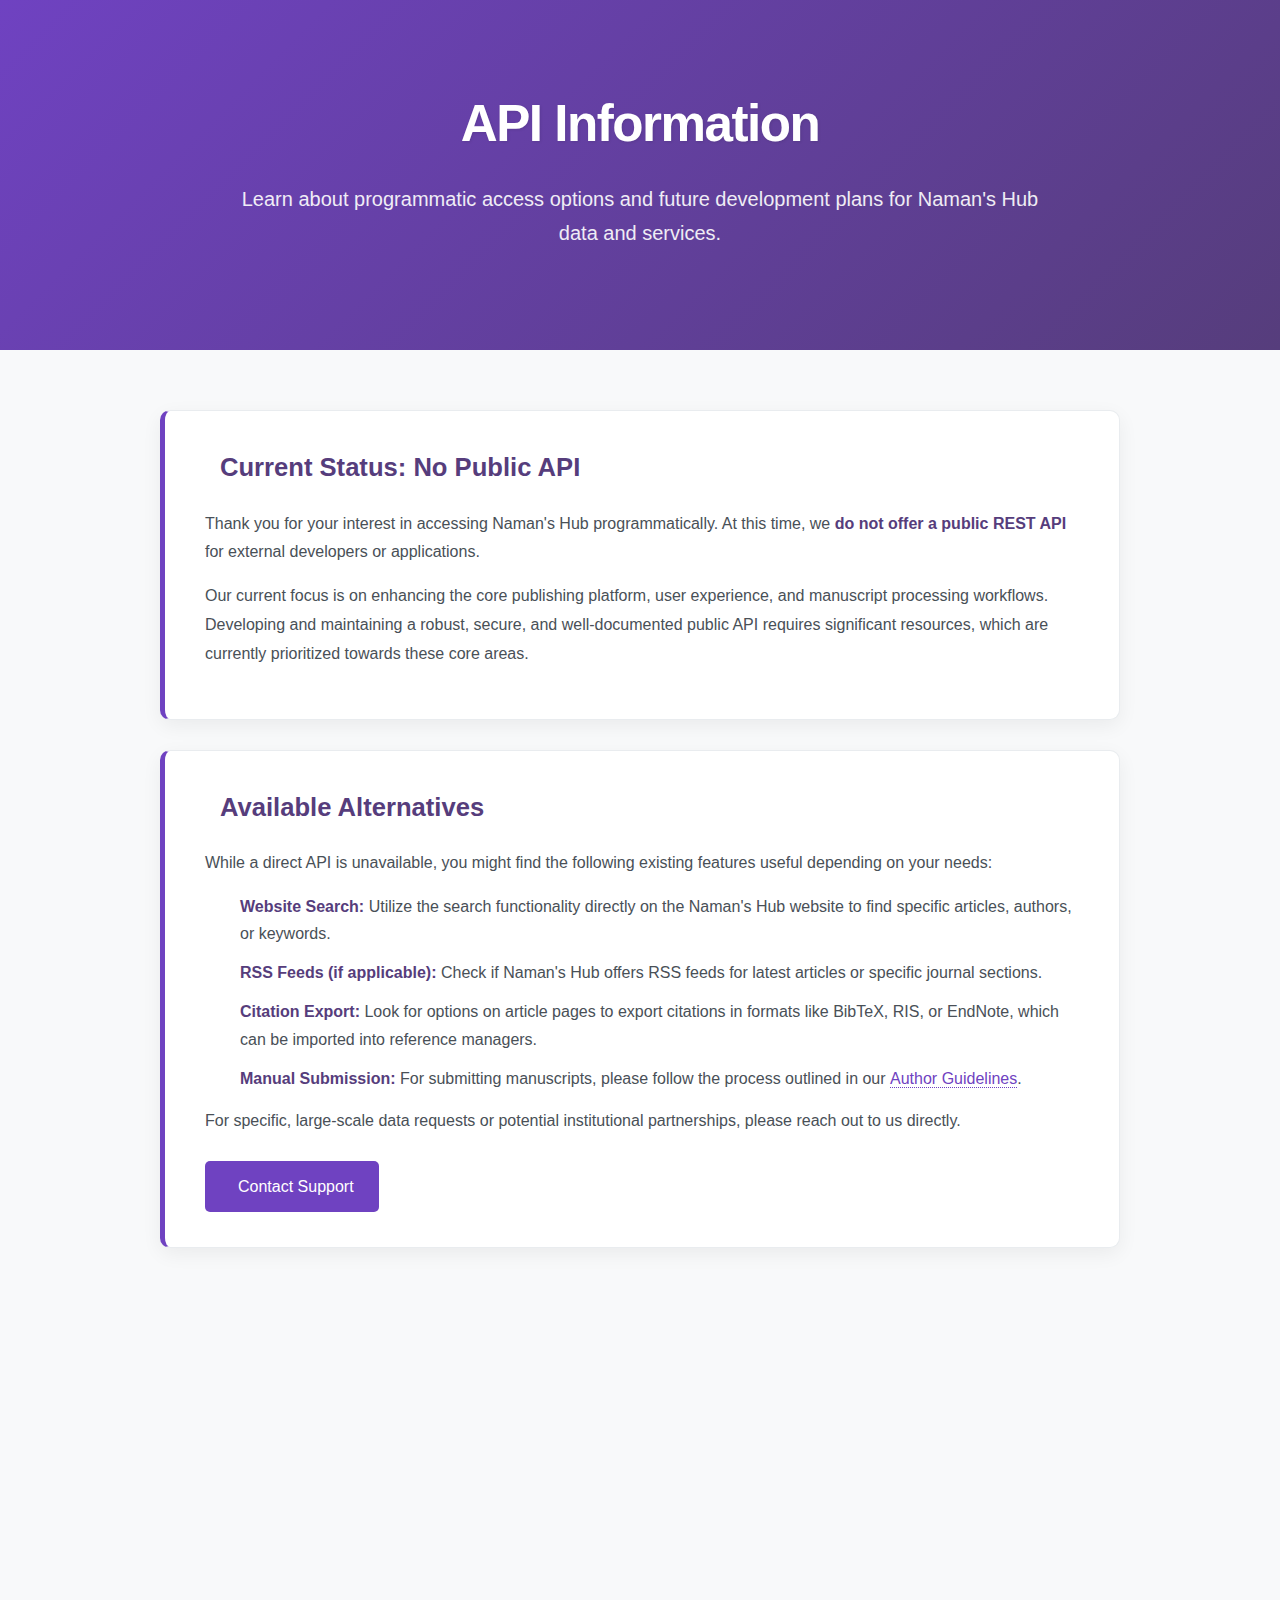
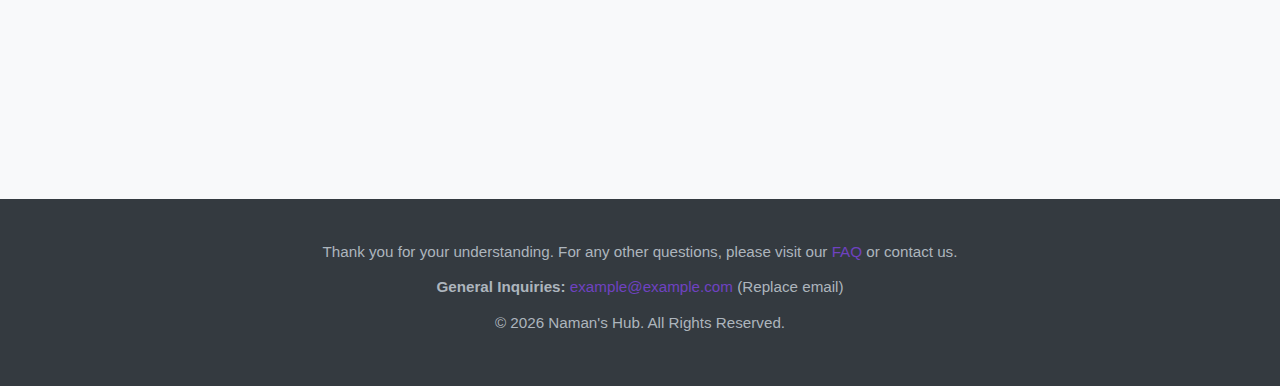
<file: resources/api-documentation.html>
<!DOCTYPE html>
<html lang="en">
<head>
    <meta charset="UTF-8">
    <meta name="viewport" content="width=device-width, initial-scale=1.0">
    <title>API Information - Naman's Hub</title>
    <!-- Using Font Awesome for icons -->
    <link rel="stylesheet" href="https://cdnjs.cloudflare.com/ajax/libs/font-awesome/6.4.0/css/all.min.css" integrity="sha512-iecdLmaskl7CVkqkXNQ/ZH/XLlvWZOJyj7Yy7tcenmpD1ypASozpmT/E0iPtmFIB46ZmdtAc9eNBvH0H/ZpiBw==" crossorigin="anonymous" referrerpolicy="no-referrer" />
    <style>
        /* --- Basic Reset & Body Styling --- */
        *, *::before, *::after {
            box-sizing: border-box;
            margin: 0;
            padding: 0;
        }

        html {
             scroll-behavior: smooth;
        }

        body {
            font-family: 'Inter', 'Segoe UI', Tahoma, Geneva, Verdana, sans-serif;
            line-height: 1.7;
            color: #343a40;
            background-color: #f8f9fa; /* Light gray background */
            padding: 0;
            overflow-x: hidden;
        }

        /* --- Container --- */
        .container {
            max-width: 1000px; /* Slightly narrower than tools page */
            margin: 0 auto;
            padding: 0 20px;
        }

        /* --- Section Styling --- */
        .section {
            padding: 60px 0;
            opacity: 0; /* Hidden for scroll animation */
            transform: translateY(50px); /* Start lower */
            transition: opacity 0.7s ease-out, transform 0.7s ease-out;
        }
        .section.is-visible {
             opacity: 1;
             transform: translateY(0);
        }
        .section:nth-child(even) {
             background-color: #ffffff; /* Alternate section backgrounds */
        }
         .section-header {
             text-align: center;
             margin-bottom: 50px;
         }
         .section-header h2 {
             font-size: 2.2em;
             font-weight: 700;
             color: #6f42c1; /* Purple accent color */
             margin-bottom: 10px;
             position: relative;
             display: inline-block;
             padding-bottom: 10px;
         }
         /* Underline effect */
         .section-header h2::after {
             content: '';
             position: absolute;
             bottom: 0;
             left: 50%;
             transform: translateX(-50%);
             width: 60px;
             height: 3px;
             background-color: #6f42c1; /* Purple */
             border-radius: 2px;
         }
         .section-header p {
             font-size: 1.1em;
             color: #6c757d;
             max-width: 700px;
             margin: 0 auto;
         }


        /* --- Hero Section --- */
        .hero-section {
            background: linear-gradient(135deg, #6f42c1 0%, #563d7c 100%); /* Purple gradient */
            color: #ffffff;
            padding: 80px 0;
            text-align: center;
            opacity: 1; /* Visible immediately */
            transform: none;
            transition: none;
        }
        .hero-section h1 {
            font-size: 3.2em;
            font-weight: 800;
            margin-bottom: 15px;
            letter-spacing: -1.5px;
            text-shadow: 1px 1px 3px rgba(0,0,0,0.1);
        }
        .hero-section .intro-text {
            font-size: 1.25em;
            max-width: 800px;
            margin: 0 auto 20px auto;
            opacity: 0.9;
            font-weight: 300;
        }

        /* --- Content Block Styling --- */
        .content-block {
            background-color: #ffffff;
            border-radius: 10px;
            padding: 35px 40px;
            box-shadow: 0 6px 20px rgba(0, 0, 0, 0.06);
            border: 1px solid #e9ecef;
            margin-bottom: 30px; /* Space between blocks */
            border-left: 5px solid #6f42c1; /* Left accent */
             opacity: 0; /* Animation */
             transform: translateY(40px); /* Animation */
             transition: opacity 0.6s ease-out, transform 0.6s ease-out;
             transition-delay: calc(var(--block-index) * 0.15s); /* Stagger */
        }
         .content-block.is-visible {
             opacity: 1;
             transform: translateY(0);
         }

        .content-block h3 {
            color: #563d7c; /* Darker Purple */
            margin-bottom: 20px;
            font-size: 1.6em;
            font-weight: 600;
            display: flex;
            align-items: center;
        }
        .content-block h3 i { /* Icon before heading */
            margin-right: 15px;
            font-size: 1.1em; /* Slightly smaller than heading */
            color: #6f42c1; /* Purple icon */
        }

        .content-block p {
            color: #495057;
            margin-bottom: 15px;
            line-height: 1.8; /* Slightly more spacing for readability */
        }
        .content-block ul {
             list-style: none;
             padding-left: 5px; /* Align with paragraph */
             margin-bottom: 15px;
        }
         .content-block li {
             margin-bottom: 12px;
             position: relative;
             padding-left: 30px; /* Space for icon */
             color: #495057;
         }
         .content-block li::before {
             content: "\f101"; /* FontAwesome chevron-right */
             font-family: "Font Awesome 6 Free";
             font-weight: 900;
             position: absolute;
             left: 0;
             top: 2px;
             color: #6f42c1; /* Purple chevron */
             font-size: 0.9em;
         }

         .content-block strong {
             font-weight: 600;
             color: #563d7c;
         }

         /* Style links within content blocks, BUT NOT buttons */
         .content-block a:not(.btn-contact) {
             color: #6f42c1;
            text-decoration: none;
            font-weight: 500;
            border-bottom: 1px dotted #6f42c1;
            transition: color 0.2s ease, border-bottom-color 0.2s ease;
         }
/* Ensure the button itself explicitly has white text */
        .btn-contact {
            display: inline-block;
            margin-top: 10px;
            padding: 12px 25px;
            background-color: #6f42c1;
            color: #ffffff; /* Explicitly set white color */
            text-decoration: none; /* Remove underline inherited from links */
            border-radius: 5px;
            font-weight: 500;
            transition: background-color 0.2s ease, transform 0.1s ease;
            font-size: 1em;
            border-bottom: none; /* Ensure no dotted border */
        }
        .btn-contact i { margin-right: 8px; }
        .btn-contact:hover {
            background-color: #563d7c;
            transform: translateY(-2px);
            border-bottom: none;
            color: #ffffff; /* Keep text white on hover */
        }

         /* Call to action button styling */
         .btn-contact {
            display: inline-block;
            margin-top: 10px;
            padding: 12px 25px;
            background-color: #6f42c1;
            color: #ffffff;
            text-decoration: none;
            border-radius: 5px;
            font-weight: 500;
            transition: background-color 0.2s ease, transform 0.1s ease;
            font-size: 1em;
            border-bottom: none; /* Override link style */
        }
        .btn-contact i { margin-right: 8px; }
        .btn-contact:hover {
            background-color: #563d7c;
             transform: translateY(-2px);
             border-bottom: none;
             color: #ffffff;
        }


        /* --- Footer --- */
        .site-footer {
            background-color: #343a40;
            color: #adb5bd;
            padding: 40px 0;
            margin-top: 60px;
            font-size: 0.95em;
            text-align: center;
        }
         .site-footer p { margin-bottom: 10px; }
        .site-footer a {
            color: #6f42c1; /* Purple links in footer */
            text-decoration: none;
            transition: color 0.2s ease;
        }
        .site-footer a:hover {
            color: #ffffff;
            text-decoration: underline;
        }

        /* --- Responsive --- */
        @media (max-width: 992px) {
             .container { max-width: 90%; }
             .hero-section h1 { font-size: 2.8em; }
             .section-header h2 { font-size: 2em; }
             .content-block { padding: 30px; }
             .content-block h3 { font-size: 1.5em; }
        }
         @media (max-width: 768px) {
             body { line-height: 1.6; }
             .hero-section { padding: 60px 0; }
             .hero-section h1 { font-size: 2.4em; }
             .hero-section .intro-text { font-size: 1.1em; }
             .section { padding: 50px 0; }
             .section-header h2 { font-size: 1.8em; }
             .content-block { padding: 25px; border-left-width: 4px;}
             .content-block h3 { font-size: 1.4em; }
             .content-block h3 i { margin-right: 10px; font-size: 1em;}
             .content-block li { padding-left: 25px; }
             .site-footer { margin-top: 40px; padding: 30px 0;}
         }
          @media (max-width: 576px) {
             .hero-section h1 { font-size: 2em; }
             .section-header h2 { font-size: 1.6em; }
             .content-block { padding: 20px; }
             .content-block h3 { font-size: 1.3em; }
             .content-block p, .content-block li { font-size: 0.95em; }
             .btn-contact { padding: 10px 20px; font-size: 0.95em; }
          }

    </style>
</head>
<body>

    <header class="hero-section">
        <div class="container">
            <h1>API Information</h1>
            <p class="intro-text">
                Learn about programmatic access options and future development plans for Naman's Hub data and services.
            </p>
        </div>
    </header>

    <main>
        <section class="section" id="current-status">
            <div class="container">
                <!-- Current Status Block -->
                <article class="content-block" style="--block-index: 0;">
                    <h3><i class="fa-solid fa-circle-info"></i>Current Status: No Public API</h3>
                    <p>Thank you for your interest in accessing Naman's Hub programmatically. At this time, we <strong>do not offer a public REST API</strong> for external developers or applications.</p>
                    <p>Our current focus is on enhancing the core publishing platform, user experience, and manuscript processing workflows. Developing and maintaining a robust, secure, and well-documented public API requires significant resources, which are currently prioritized towards these core areas.</p>
                </article>

                <!-- Alternatives Block -->
                 <article class="content-block" style="--block-index: 1;">
                    <h3><i class="fa-solid fa-compass"></i>Available Alternatives</h3>
                    <p>While a direct API is unavailable, you might find the following existing features useful depending on your needs:</p>
                    <ul>
                        <li><strong>Website Search:</strong> Utilize the search functionality directly on the Naman's Hub website to find specific articles, authors, or keywords.</li>
                        <li><strong>RSS Feeds (if applicable):</strong> Check if Naman's Hub offers RSS feeds for latest articles or specific journal sections.</li>
                        <li><strong>Citation Export:</strong> Look for options on article pages to export citations in formats like BibTeX, RIS, or EndNote, which can be imported into reference managers.</li>
                        <li><strong>Manual Submission:</strong> For submitting manuscripts, please follow the process outlined in our <a href="./author-guidelines.html">Author Guidelines</a>.</li>
                    </ul>
                     <p>For specific, large-scale data requests or potential institutional partnerships, please reach out to us directly.</p>
                     <a href="mailto:example@example.com" class="btn-contact"><i class="fa-regular fa-envelope"></i> Contact Support</a> <!-- Replace email -->
                </article>

                 <!-- Future Plans Block -->
                 <article class="content-block" style="--block-index: 2;">
                    <h3><i class="fa-solid fa-lightbulb"></i>Future Development & Interest</h3>
                    <p>We recognize the value an API could provide to researchers, developers, and institutions for tasks like automated searching, metadata analysis, and integration with other tools.</p>
                    <p>While not on our immediate roadmap, the development of a public API is something we may consider in the future based on user demand and strategic priorities. <strong>Your feedback is valuable!</strong> If you have specific use cases or would find an API beneficial, please let us know.</p>
                     <a href="mailto:example@example.com?subject=API%20Interest%20for%20Naman's%20Hub" class="btn-contact"><i class="fa-regular fa-comments"></i> Express Interest / Suggest Use Cases</a> <!-- Replace email -->
                </article>
            </div>
        </section>
    </main>

    <footer class="site-footer">
        <div class="container">
            <p>Thank you for your understanding. For any other questions, please visit our <a href="/faq">FAQ</a> or contact us.</p> <!-- Add FAQ link if exists -->
            <p><strong>General Inquiries:</strong> <a href="mailto:example@example.com">example@example.com</a> (Replace email)</p>
            <p>© <span id="current-year"></span> Naman's Hub. All Rights Reserved.</p>
        </div>
    </footer>

    <script>
        document.addEventListener('DOMContentLoaded', () => {
            // --- Set Current Year in Footer ---
            document.getElementById('current-year').textContent = new Date().getFullYear();

            // --- Intersection Observer for Animations ---
            const animatedElements = document.querySelectorAll('.section:not(.hero-section), .content-block');

            const observerOptions = {
                root: null,
                rootMargin: '0px',
                threshold: 0.15 // Trigger when 15% visible
            };

            const observerCallback = (entries, observer) => {
                entries.forEach((entry, index) => {
                    if (entry.isIntersecting) {
                        // Apply delay based on block index if needed
                        // entry.target.style.transitionDelay = `${index * 100}ms`;
                        entry.target.classList.add('is-visible');
                        observer.unobserve(entry.target); // Animate only once
                    }
                });
            };

            const observer = new IntersectionObserver(observerCallback, observerOptions);
            animatedElements.forEach(el => observer.observe(el));

            console.log("API Information page script loaded.");

        }); // End DOMContentLoaded
    </script>

</body>
</html>
</file>
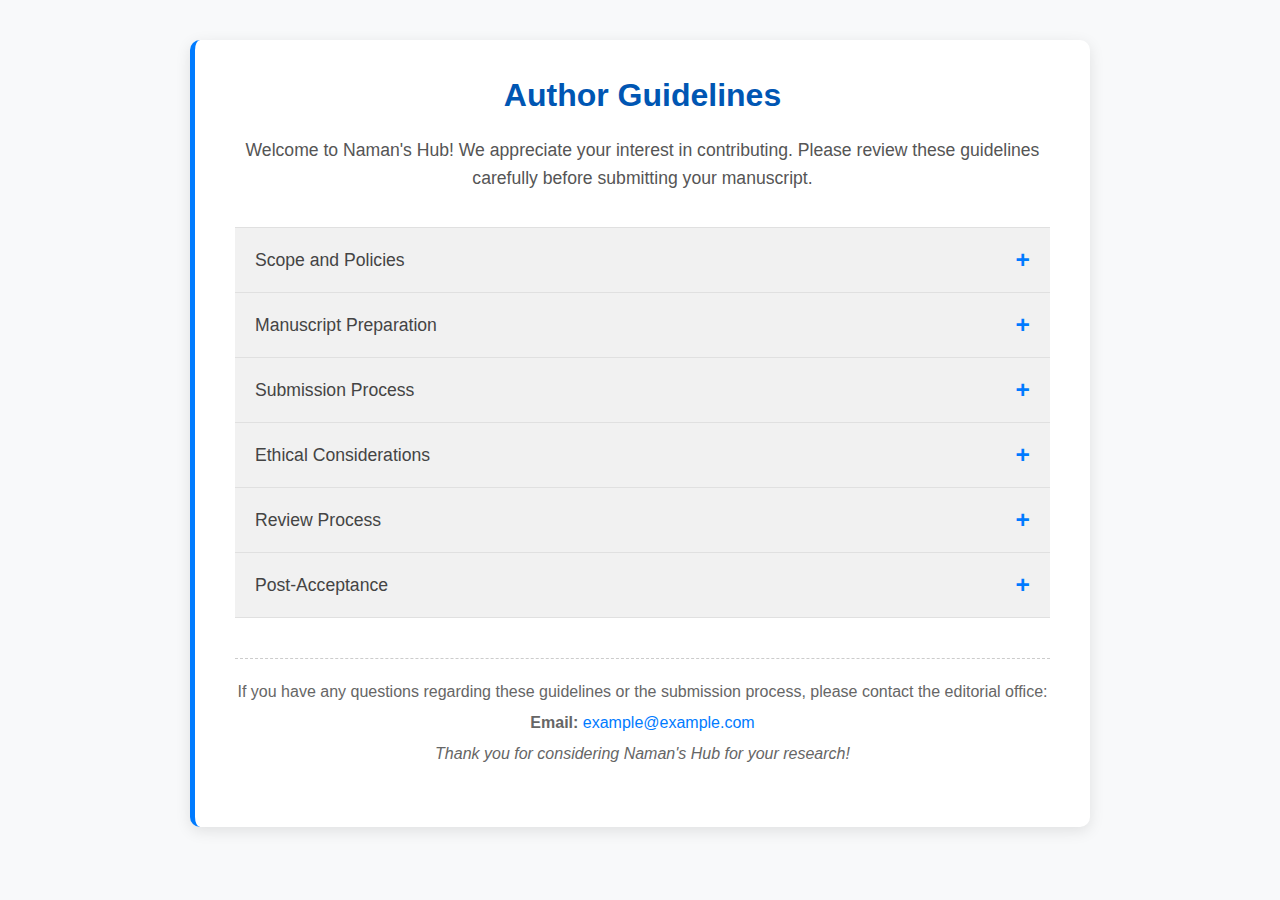
<file: resources/author-guidelines.html>
<!DOCTYPE html>
<html lang="en">
<head>
    <meta charset="UTF-8">
    <meta name="viewport" content="width=device-width, initial-scale=1.0">
    <title>Author Guidelines - Naman's Hub</title>
    <style>
        /* --- Basic Reset & Body Styling --- */
        *, *::before, *::after {
            box-sizing: border-box;
            margin: 0;
            padding: 0;
        }

        body {
            font-family: 'Segoe UI', Tahoma, Geneva, Verdana, sans-serif;
            line-height: 1.6;
            color: #333;
            background-color: #f8f9fa; /* Light background */
            padding: 20px;
        }

        /* --- Container --- */
        .container {
            max-width: 900px;
            margin: 20px auto;
            background-color: #ffffff; /* White card background */
            padding: 30px 40px;
            border-radius: 10px;
            box-shadow: 0 4px 15px rgba(0, 0, 0, 0.1);
            border-left: 5px solid #007bff; /* Accent color border */
        }

        /* --- Header --- */
        h1 {
            color: #0056b3; /* Darker blue for heading */
            text-align: center;
            margin-bottom: 15px;
            font-weight: 600;
        }

        .intro-text {
            text-align: center;
            color: #555;
            margin-bottom: 35px;
            font-size: 1.1em;
        }

        /* --- Accordion Styling --- */
        .accordion {
            border-top: 1px solid #e0e0e0;
        }

        .accordion-item {
            border-bottom: 1px solid #e0e0e0;
        }

        .accordion-header {
            background-color: #f1f1f1; /* Light gray header */
            color: #444;
            cursor: pointer;
            padding: 18px 20px;
            width: 100%;
            text-align: left;
            border: none;
            outline: none;
            font-size: 1.1em;
            font-weight: 500;
            transition: background-color 0.3s ease;
            display: flex;
            justify-content: space-between;
            align-items: center;
        }

        .accordion-header:hover,
        .accordion-header.active {
            background-color: #e0e7ff; /* Lighter blue on hover/active */
            color: #0056b3;
        }

        /* --- Accordion Icon (Plus/Minus) --- */
        .accordion-header::after {
            content: '+'; /* Plus sign */
            font-size: 1.4em;
            color: #007bff;
            font-weight: bold;
            transition: transform 0.3s ease;
        }

        .accordion-header.active::after {
            content: '−'; /* Minus sign */
            transform: rotate(180deg); /* Optional: rotate the minus */
        }

        /* --- Accordion Content --- */
        .accordion-content {
            max-height: 0; /* Initially hidden */
            overflow: hidden;
            transition: max-height 0.4s ease-out, padding 0.4s ease-out; /* Smooth transition */
            background-color: #ffffff;
            padding: 0 20px; /* No vertical padding when hidden */
        }

        .accordion-content.active {
             /* padding set by JS to scrollHeight, add padding */
             padding: 20px 20px;
        }

        .accordion-content p {
            margin-bottom: 15px;
            color: #444;
        }

        .accordion-content ul,
        .accordion-content ol {
            margin-left: 25px;
            margin-bottom: 15px;
            color: #444;
        }

        .accordion-content li {
            margin-bottom: 8px;
        }

        .accordion-content strong {
            color: #0056b3; /* Highlight important terms */
        }

        .accordion-content a {
            color: #007bff;
            text-decoration: none;
        }
        .accordion-content a:hover {
            text-decoration: underline;
        }

        /* --- Footer Contact --- */
        .contact-info {
            margin-top: 40px;
            text-align: center;
            padding-top: 20px;
            border-top: 1px dashed #ccc;
            color: #666;
        }
        .contact-info p {
            margin-bottom: 5px;
        }
         .contact-info a {
            color: #007bff;
            text-decoration: none;
        }
        .contact-info a:hover {
            text-decoration: underline;
        }

        /* --- Responsive --- */
        @media (max-width: 768px) {
            .container {
                padding: 20px 25px;
            }
            h1 {
                font-size: 1.8em;
            }
            .intro-text {
                font-size: 1em;
            }
            .accordion-header {
                font-size: 1em;
                padding: 15px 15px;
            }
             .accordion-content {
                 padding: 0 15px; /* Adjust padding */
             }
             .accordion-content.active {
                 padding: 15px 15px;
             }
        }

    </style>
</head>
<body>

    <div class="container">
        <h1>Author Guidelines</h1>
        <p class="intro-text">Welcome to Naman's Hub! We appreciate your interest in contributing. Please review these guidelines carefully before submitting your manuscript.</p>

        <div class="accordion">

            <!-- Section 1: Scope and Policies -->
            <div class="accordion-item">
                <button class="accordion-header">Scope and Policies</button>
                <div class="accordion-content">
                    <p>Naman's Hub publishes original research papers, review articles, case studies, and short communications across various fields (<em>Specify fields here, e.g., computer science, social sciences, etc.</em>).</p>
                    <p>Submissions must be original work, not previously published or currently under review elsewhere. All authors must agree to the submission and the manuscript content.</p>
                    <p><strong>Key Policies:</strong></p>
                    <ul>
                        <li>Focus on high-quality, impactful research.</li>
                        <li>Adherence to ethical standards in research and publication.</li>
                        <li>Open Access options may be available (<em>Specify if applicable</em>).</li><br>
                    </ul>
                </div>
            </div>

            <!-- Section 2: Manuscript Preparation -->
            <div class="accordion-item">
                <button class="accordion-header">Manuscript Preparation</button>
                <div class="accordion-content">
                    <p>Prepare your manuscript clearly and concisely. Adherence to these formatting guidelines will expedite the review process.</p>
                    <p><strong>General Formatting:</strong></p>
                    <ul>
                        <li><strong>File Format:</strong> Submit manuscripts in Microsoft Word (.doc, .docx) or LaTeX (.tex with accompanying PDF).</li>
                        <li><strong>Language:</strong> English (American or British spelling is acceptable, but be consistent).</li>
                        <li><strong>Font:</strong> Times New Roman, 12-point font size.</li>
                        <li><strong>Spacing:</strong> Double-spaced text throughout, including abstract, references, and figure captions.</li>
                        <li><strong>Margins:</strong> Standard margins (e.g., 1 inch or 2.5 cm on all sides).</li>
                        <li><strong>Page Numbers:</strong> Consecutively number all pages.</li><br>
                    </ul>
                    <p><strong>Structure:</strong></p>
                    <ol>
                        <li><strong>Title Page:</strong> Title, author names and affiliations, corresponding author details (email, address).</li>
                        <li><strong>Abstract:</strong> A brief summary (typically 150-250 words) outlining the purpose, methods, key findings, and conclusions. Include 3-5 keywords.</li>
                        <li><strong>Introduction:</strong> Background, problem statement, relevance, and objectives of the study.</li>
                        <li><strong>Methods:</strong> Detailed description of the methodology, allowing replication.</li>
                        <li><strong>Results:</strong> Clear presentation of findings, using tables and figures where appropriate.</li>
                        <li><strong>Discussion:</strong> Interpretation of results, comparison with existing literature, limitations, and implications.</li>
                        <li><strong>Conclusion:</strong> Summary of key findings and future directions.</li>
                        <li><strong>Acknowledgements (Optional):</strong> Funding sources, individuals who provided assistance.</li>
                        <li><strong>References:</strong> Use a consistent citation style (e.g., APA, MLA, Chicago, Vancouver - <em>Specify the required style</em>). Ensure all citations in the text appear in the reference list and vice versa.</li>
                        <li><strong>Appendices (Optional):</strong> Supplementary material.</li><br>
                    </ol>
                    <p><strong>Figures and Tables:</strong></p>
                    <ul>
                        <li>Embed figures and tables within the text near their first mention, or provide them at the end of the manuscript.</li>
                        <li>Ensure figures are high resolution (min. 300 DPI).</li>
                        <li>Provide clear captions for all figures and titles for all tables.</li><br>
                    </ul>
                </div>
            </div>

            <!-- Section 3: Submission Process -->
            <div class="accordion-item">
                <button class="accordion-header">Submission Process</button>
                <div class="accordion-content">
                    <p>Manuscripts should be submitted through our online submission portal (<em>Provide Link Here if applicable, or specify email submission</em>).</p>
                    <p><strong>Required Files:</strong></p>
                    <ul>
                        <li><strong>Manuscript File:</strong> Main text including tables/figures (or separate figure files if required).</li>
                        <li><strong>Cover Letter (Recommended):</strong> Briefly introduce your work, highlight its significance, and confirm adherence to ethical guidelines. State that the work is original and not under consideration elsewhere.</li>
                        <li><strong>Conflict of Interest Statement:</strong> Disclose any potential conflicts of interest.</li>
                        <li><strong>Author Contribution Statement (if applicable):</strong> Detail the contribution of each author.</li><br>
                    </ul>
                    <p>Upon submission, you will receive an acknowledgement email with a manuscript ID. You can track the status of your submission through the portal (<em>or mention how status updates are provided</em>).</p><br>
                </div>
            </div>

            <!-- Section 4: Ethical Considerations -->
            <div class="accordion-item">
                <button class="accordion-header">Ethical Considerations</button>
                <div class="accordion-content">
                    <p>Naman's Hub is committed to upholding the highest standards of publication ethics.</p>
                    <ul>
                        <li><strong>Plagiarism:</strong> All submissions will be checked for plagiarism using appropriate software. Any detected plagiarism will lead to rejection. Proper citation is mandatory.</li>
                        <li><strong>Authorship:</strong> All listed authors must have made significant contributions to the research and manuscript preparation and must approve the final version.</li>
                        <li><strong>Data Availability:</strong> Authors may be encouraged or required to make underlying data available (<em>Specify policy</em>).</li>
                        <li><strong>Conflicts of Interest:</strong> Authors must declare any financial or non-financial conflicts of interest that could influence the work.</li>
                        <li><strong>Human and Animal Rights:</strong> If the research involves human participants or animals, appropriate ethical approval (e.g., IRB, IACUC) must have been obtained and stated in the manuscript. Informed consent must be obtained for human participants.</li><br>
                    </ul>
                </div>
            </div>

             <!-- Section 5: Review Process -->
             <div class="accordion-item">
                <button class="accordion-header">Review Process</button>
                <div class="accordion-content">
                    <p>All submissions undergo a rigorous peer-review process.</p>
                    <ul>
                        <li><strong>Initial Screening:</strong> The editorial team checks the manuscript for scope, formatting, and basic quality.</li>
                        <li><strong>Peer Review:</strong> Manuscripts passing the initial screening are sent to independent expert reviewers. We employ a [<em>Specify: e.g., single-blind, double-blind</em>] review process.</li>
                        <li><strong>Decision:</strong> Based on reviewer feedback, the editor makes a decision (Accept, Minor Revision, Major Revision, Reject).</li>
                        <li><strong>Revisions:</strong> If revisions are requested, authors should address all reviewer comments thoroughly and resubmit within the specified timeframe.</li><br>
                    </ul>
                    <p>We aim to provide an initial decision within [<em>Specify timeframe, e.g., 6-8 weeks</em>], but this may vary depending on reviewer availability.</p><br>
                </div>
            </div>

            <!-- Section 6: Post-Acceptance -->
            <div class="accordion-item">
                <button class="accordion-header">Post-Acceptance</button>
                <div class="accordion-content">
                    <p>Once your manuscript is accepted:</p>
                    <ul>
                        <li><strong>Proofreading:</strong> You will receive proofs for final checking. Correct any typographical errors promptly. Major changes are not permitted at this stage.</li>
                        <li><strong>Copyright:</strong> Authors will typically be asked to sign a copyright transfer agreement or select a Creative Commons license (<em>Specify details</em>).</li>
                        <li><strong>Publication Fees (if any):</strong> Clearly state any Article Processing Charges (APCs) or submission fees. Example: "Naman's Hub is currently free to publish in / requires an APC of $XXX upon acceptance."</li>
                        <li><strong>Publication:</strong> Your article will be formatted and published online.</li><br>
                    </ul>
                </div>
            </div>

        </div> <!-- End Accordion -->

        <div class="contact-info">
            <p>If you have any questions regarding these guidelines or the submission process, please contact the editorial office:</p>
            <p><strong>Email:</strong> <a href="mailto:example@example.com">example@example.com</a></p>
            <p><em>Thank you for considering Naman's Hub for your research!</em></p><br>
        </div>

    </div> <!-- End Container -->

    <script>
        document.addEventListener('DOMContentLoaded', function () {
            const accordionHeaders = document.querySelectorAll('.accordion-header');

            accordionHeaders.forEach(header => {
                header.addEventListener('click', function () {
                    const currentlyActiveHeader = document.querySelector('.accordion-header.active');
                    const currentlyActiveContent = document.querySelector('.accordion-content.active');

                    // The content panel associated with the clicked header
                    const content = this.nextElementSibling;

                    // If the clicked header is not the currently active one OR if there is no active header
                    if (currentlyActiveHeader && currentlyActiveHeader !== this) {
                        // Close the previously active item
                        currentlyActiveHeader.classList.remove('active');
                        currentlyActiveContent.classList.remove('active');
                        currentlyActiveContent.style.maxHeight = null; // Use null to let CSS handle transition back
                        currentlyActiveContent.style.paddingTop = '0';
                        currentlyActiveContent.style.paddingBottom = '0';
                    }

                    // Toggle the clicked item
                    this.classList.toggle('active');
                    content.classList.toggle('active');

                    if (content.classList.contains('active')) {
                        // Set max-height to the scroll height to open it
                        content.style.maxHeight = content.scrollHeight + "px";
                        // Add padding back (needs slight delay or careful handling with transition)
                        // Using transition on padding itself in CSS is often smoother
                        content.style.paddingTop = '20px'; // Match CSS padding
                        content.style.paddingBottom = '20px'; // Match CSS padding
                    } else {
                        // Close it
                        content.style.maxHeight = null;
                        content.style.paddingTop = '0';
                        content.style.paddingBottom = '0';
                    }
                });
            });

             // Optional: Open the first accordion item by default
             // const firstHeader = document.querySelector('.accordion-header');
             // if (firstHeader) {
             //    firstHeader.click(); // Simulate a click to open it
             // }
        });
    </script>

</body>
</html>
</file>
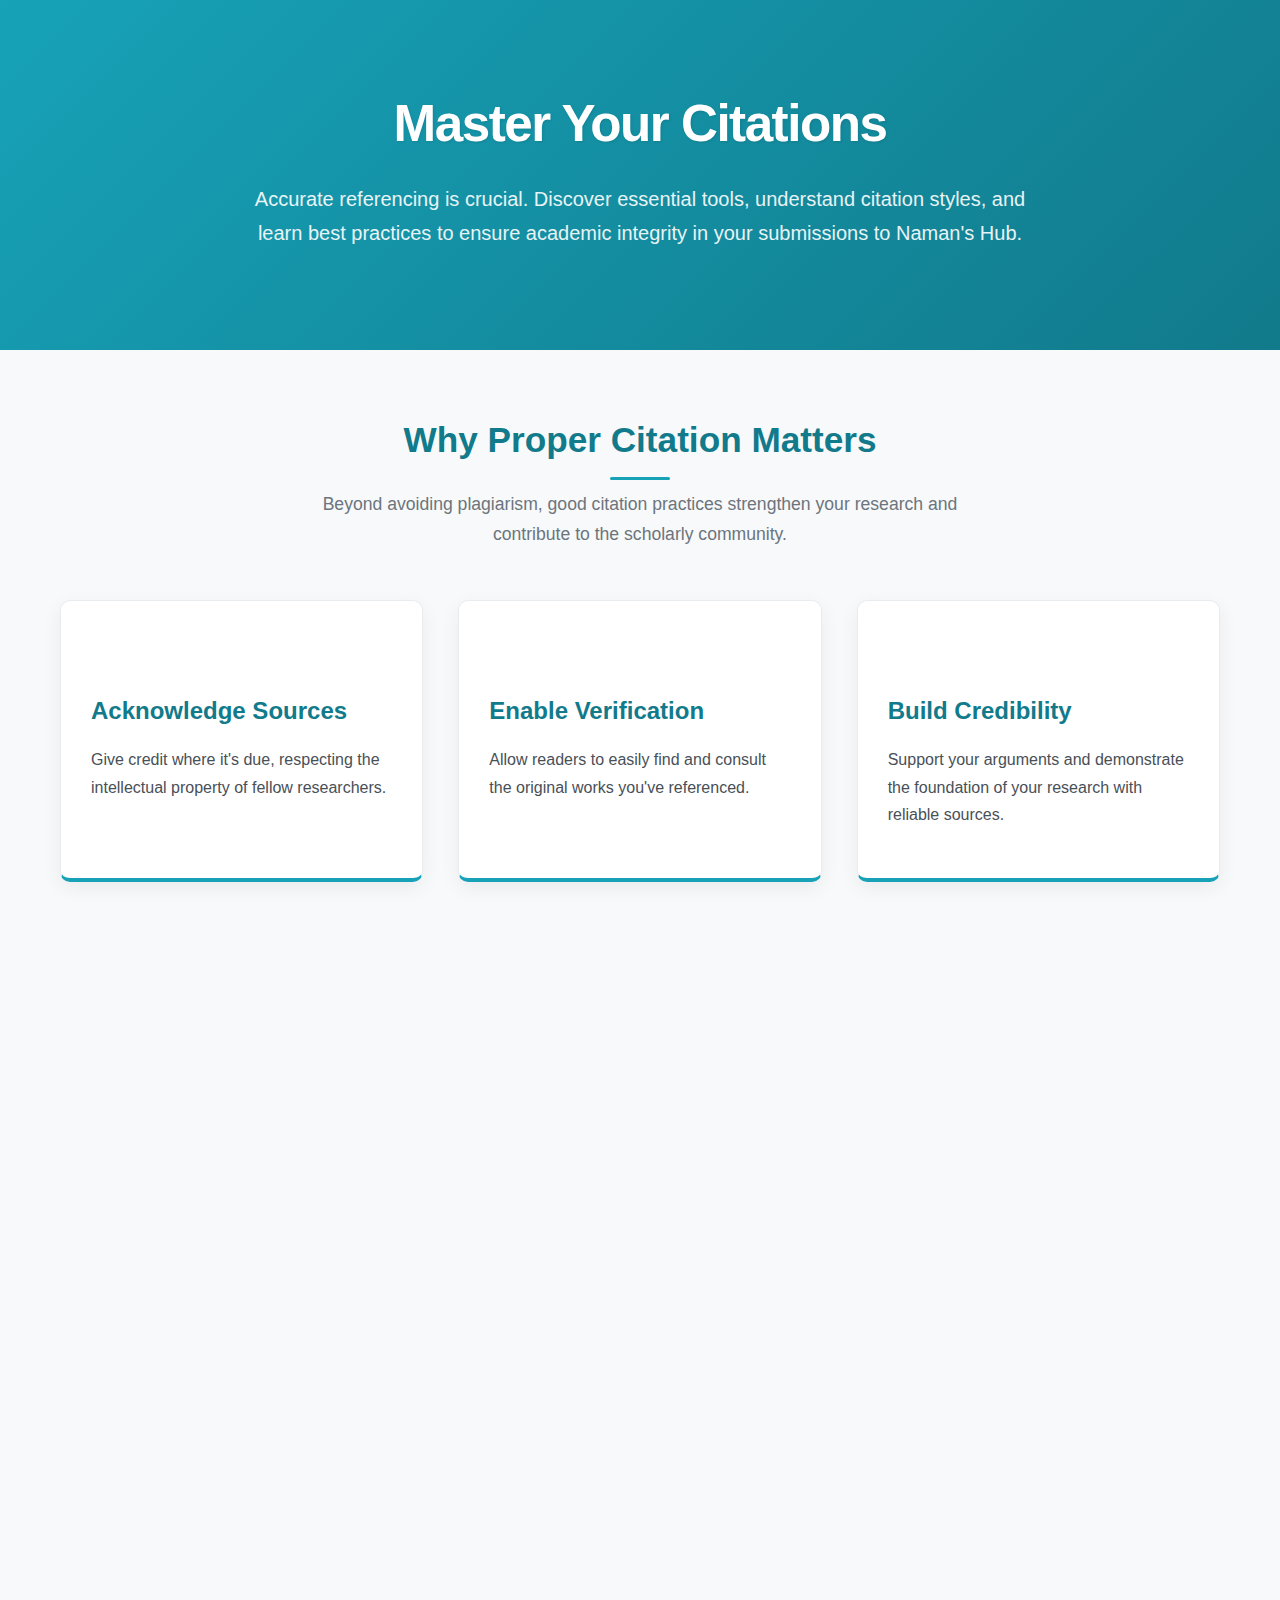
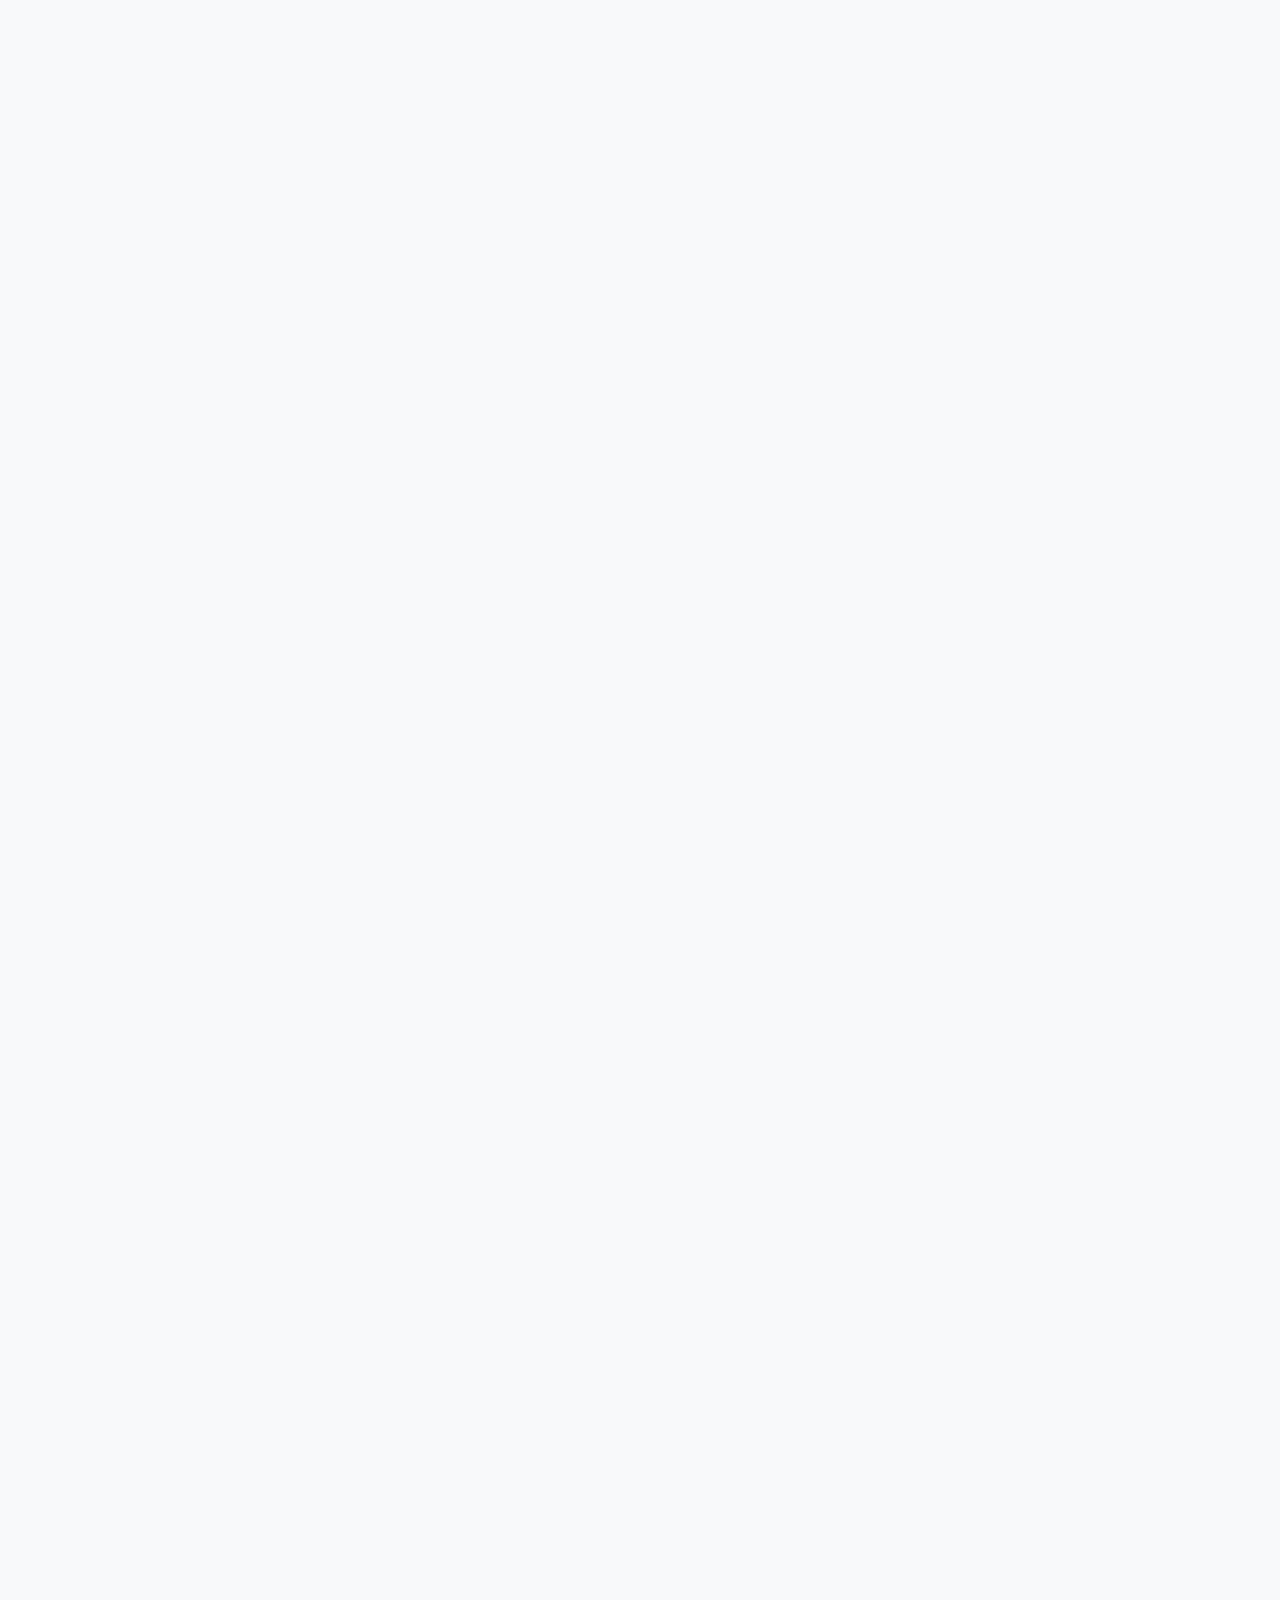
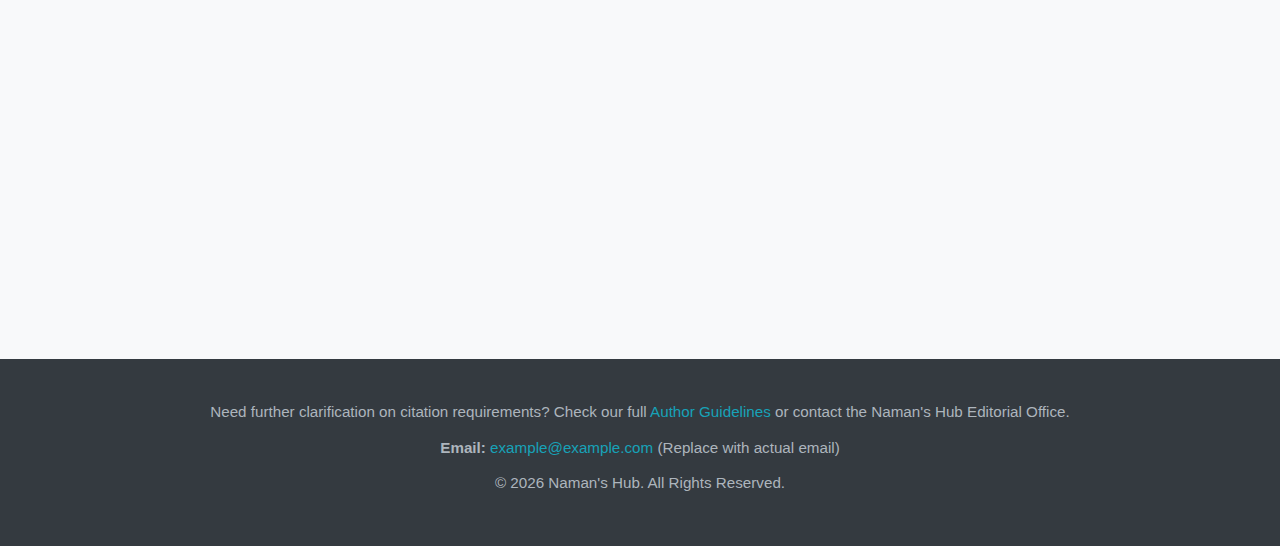
<file: resources/citation-tools.html>
<!DOCTYPE html>
<html lang="en">
<head>
    <meta charset="UTF-8">
    <meta name="viewport" content="width=device-width, initial-scale=1.0">
    <title>Citation Tools & Guides - Naman's Hub</title>
    <link rel="stylesheet" href="https://cdnjs.cloudflare.com/ajax/libs/font-awesome/6.4.0/css/all.min.css" integrity="sha512-iecdLmaskl7CVkqkXNQ/ZH/XLlvWZOJyj7Yy7tcenmpD1ypASozpmT/E0iPtmFIB46ZmdtAc9eNBvH0H/ZpiBw==" crossorigin="anonymous" referrerpolicy="no-referrer" />
    <style>
        /* --- Basic Reset & Body Styling --- */
        *, *::before, *::after {
            box-sizing: border-box;
            margin: 0;
            padding: 0;
        }

        html {
             scroll-behavior: smooth;
        }

        body {
            font-family: 'Inter', 'Segoe UI', Tahoma, Geneva, Verdana, sans-serif; /* Using Inter as a modern choice, fallback */
            line-height: 1.7;
            color: #343a40;
            background-color: #f8f9fa; /* Light gray background */
            padding: 0;
            overflow-x: hidden;
        }

        /* --- Container --- */
        .container {
            max-width: 1200px; /* Wider */
            margin: 0 auto; /* No top/bottom margin, handled by sections */
            padding: 0 20px; /* Side padding */
        }

        /* --- Section Styling --- */
        .section {
            padding: 60px 0;
            opacity: 0; /* Hidden for scroll animation */
            transform: translateY(50px); /* Start lower */
            transition: opacity 0.7s ease-out, transform 0.7s ease-out;
        }
        .section.is-visible {
             opacity: 1;
             transform: translateY(0);
        }
        .section:nth-child(even) {
             background-color: #ffffff; /* Alternate section backgrounds */
        }
         .section-header {
             text-align: center;
             margin-bottom: 50px;
         }
         .section-header h2 {
             font-size: 2.2em;
             font-weight: 700;
             color: #117a8b; /* Dark Teal */
             margin-bottom: 10px;
             position: relative;
             display: inline-block;
             padding-bottom: 10px;
         }
         /* Underline effect for section titles */
         .section-header h2::after {
             content: '';
             position: absolute;
             bottom: 0;
             left: 50%;
             transform: translateX(-50%);
             width: 60px;
             height: 3px;
             background-color: #17a2b8; /* Teal */
             border-radius: 2px;
         }
         .section-header p {
             font-size: 1.1em;
             color: #6c757d; /* Muted text color */
             max-width: 700px;
             margin: 0 auto;
         }


        /* --- Hero Section --- */
        .hero-section {
            background: linear-gradient(135deg, #17a2b8 0%, #117a8b 100%);
            color: #ffffff;
            padding: 80px 0;
            text-align: center;
            opacity: 1; /* Hero visible immediately */
            transform: none;
            transition: none;
        }
        .hero-section h1 {
            font-size: 3.2em;
            font-weight: 800;
            margin-bottom: 15px;
            letter-spacing: -1.5px;
            text-shadow: 1px 1px 3px rgba(0,0,0,0.1);
        }
        .hero-section .intro-text {
            font-size: 1.25em;
            max-width: 800px;
            margin: 0 auto 20px auto;
            opacity: 0.9;
            font-weight: 300;
        }


        /* --- Content Grid for Cards/Tools --- */
        .tools-grid {
            display: grid;
            grid-template-columns: repeat(auto-fit, minmax(320px, 1fr)); /* Responsive grid */
            gap: 35px; /* Space between cards */
            margin-top: 40px;
        }

        /* --- Tool Card Styling --- */
        .tool-card {
            background-color: #ffffff;
            border-radius: 10px;
            padding: 30px;
            box-shadow: 0 6px 20px rgba(0, 0, 0, 0.06);
            border: 1px solid #e9ecef;
            display: flex;
            flex-direction: column; /* Stack content vertically */
            transition: transform 0.3s ease, box-shadow 0.3s ease;
            opacity: 0; /* Hidden for scroll animation */
            transform: translateY(40px);
            border-bottom: 4px solid #17a2b8; /* Bottom accent */
        }
        .tool-card.is-visible {
             opacity: 1;
             transform: translateY(0);
             transition-property: opacity, transform;
             transition-duration: 0.6s;
             transition-timing-function: ease-out;
             transition-delay: calc(var(--card-index) * 0.1s); /* Stagger animation */
        }


        .tool-card:hover {
            transform: translateY(-8px); /* Lift card more on hover */
            box-shadow: 0 12px 30px rgba(0, 0, 0, 0.1);
        }

        .tool-card .card-icon {
            font-size: 2.5em;
            color: #17a2b8; /* Teal icon */
            margin-bottom: 20px;
            line-height: 1;
             height: 40px; /* Ensure consistent height */
             text-align: left;
        }

        .tool-card h3 {
            color: #117a8b; /* Dark Teal */
            margin-bottom: 15px;
            font-size: 1.5em;
            font-weight: 600;
        }

        .tool-card p {
            color: #495057;
            margin-bottom: 20px;
            flex-grow: 1; /* Make paragraphs fill available space */
            font-size: 1em;
        }

        .tool-card ul {
             list-style: none;
             padding-left: 0;
             margin-bottom: 20px;
             flex-grow: 1;
         }
         .tool-card li {
             margin-bottom: 10px;
             position: relative;
             padding-left: 25px;
             color: #495057;
         }
         .tool-card li::before {
             content: "\f00c"; /* FontAwesome check icon */
             font-family: "Font Awesome 6 Free";
             font-weight: 900;
             position: absolute;
             left: 0;
             top: 2px;
             color: #17a2b8; /* Teal check */
             font-size: 0.9em;
         }

        .tool-card .card-footer {
            margin-top: auto; /* Push footer to bottom */
            padding-top: 15px;
            border-top: 1px solid #f1f3f5;
        }

        .btn-visit {
            display: inline-block;
            padding: 10px 20px;
            background-color: #17a2b8;
            color: #ffffff;
            text-decoration: none;
            border-radius: 5px;
            font-weight: 500;
            transition: background-color 0.2s ease, transform 0.1s ease;
            font-size: 0.95em;
        }
        .btn-visit i { /* Icon inside button */
             margin-left: 8px;
             font-size: 0.9em;
        }
        .btn-visit:hover {
            background-color: #138496;
             transform: scale(1.03);
        }
         .btn-visit:active {
             transform: scale(0.98);
         }

        /* --- Naman's Hub Specific Section --- */
        .namans-cite-section {
             background-color: #e2f7fa; /* Light teal background */
             border-radius: 8px;
             padding: 40px;
             margin-top: 30px; /* Spacing from grid */
        }
        .namans-cite-section h3 {
             color: #117a8b;
             font-size: 1.6em;
             margin-bottom: 20px;
             text-align: center;
        }
         .citation-example-block {
            position: relative;
            background-color: #ffffff;
            padding: 20px 25px;
             padding-right: 90px; /* Space for button */
            border-radius: 6px;
            font-family: 'Courier New', Courier, monospace;
            font-size: 1em;
            color: #495057;
            white-space: pre-wrap;
            word-wrap: break-word;
            border: 1px solid #ced4da;
            box-shadow: 0 2px 5px rgba(0,0,0,0.05);
            margin-bottom: 15px;
        }
         .copy-btn {
            position: absolute;
            top: 15px;
            right: 15px;
            padding: 8px 15px;
            font-size: 0.9em;
            font-weight: 600;
            color: #fff;
            background-color: #17a2b8;
            border: none;
            border-radius: 4px;
            cursor: pointer;
            transition: all 0.2s ease;
            z-index: 1;
        }
         .copy-btn i { margin-right: 5px; }
        .copy-btn:hover { background-color: #138496; }
        .copy-btn:active { transform: scale(0.95); }
        .copy-btn.copied {
             background-color: #28a745; /* Green */
             cursor: default;
         }
         .namans-cite-section .note {
             font-size: 0.95em;
             color: #555;
             text-align: center;
             margin-top: 10px;
         }


        /* --- Tips Section (List Format) --- */
        .tips-list {
            list-style: none;
            padding-left: 0;
            max-width: 800px;
            margin: 30px auto 0 auto;
        }
        .tips-list li {
             background-color: #fff;
             margin-bottom: 15px;
             padding: 20px 25px;
             border-radius: 8px;
             box-shadow: 0 3px 10px rgba(0,0,0,0.04);
             display: flex;
             align-items: center;
             transition: transform 0.2s ease, box-shadow 0.2s ease;
             opacity: 0; /* For scroll animation */
             transform: translateX(-30px); /* Animate from left */
        }
        .tips-list li.is-visible {
             opacity: 1;
             transform: translateX(0);
             transition-property: opacity, transform;
             transition-duration: 0.5s;
             transition-timing-function: ease-out;
             transition-delay: calc(var(--tip-index) * 0.1s); /* Stagger */
        }
        .tips-list li:hover {
             transform: scale(1.02);
             box-shadow: 0 5px 15px rgba(0,0,0,0.08);
        }

        .tips-list .tip-icon {
            font-size: 1.5em;
            color: #17a2b8;
            margin-right: 20px;
             min-width: 30px; /* Ensure space */
             text-align: center;
        }
        .tips-list .tip-text strong {
             color: #117a8b;
             font-weight: 600;
        }
         .tips-list .tip-text {
             color: #495057;
         }


        /* --- Footer --- */
        .site-footer {
            background-color: #343a40; /* Dark footer */
            color: #adb5bd; /* Lighter text */
            padding: 40px 0;
            margin-top: 60px;
            font-size: 0.95em;
            text-align: center;
        }
         .site-footer p {
             margin-bottom: 10px;
         }
        .site-footer a {
            color: #17a2b8; /* Teal links */
            text-decoration: none;
            transition: color 0.2s ease;
        }
        .site-footer a:hover {
            color: #ffffff;
            text-decoration: underline;
        }

        /* --- Responsive --- */
        @media (max-width: 1200px) {
             .container { max-width: 95%; }
        }
         @media (max-width: 992px) {
             .hero-section h1 { font-size: 2.8em; }
             .hero-section .intro-text { font-size: 1.15em; }
             .section-header h2 { font-size: 2em; }
             .tools-grid { grid-template-columns: repeat(auto-fit, minmax(280px, 1fr)); gap: 25px; }
             .tool-card { padding: 25px; }
         }
         @media (max-width: 768px) {
             body { line-height: 1.6; }
             .hero-section { padding: 60px 0; }
             .hero-section h1 { font-size: 2.4em; }
             .hero-section .intro-text { font-size: 1.1em; }
             .section { padding: 50px 0; }
             .section-header h2 { font-size: 1.8em; }
             .section-header p { font-size: 1em; }
             .tools-grid { grid-template-columns: 1fr; gap: 25px; } /* Stack cards */
             .namans-cite-section { padding: 30px; }
             .namans-cite-section h3 { font-size: 1.4em; }
             .citation-example-block { font-size: 0.9em; padding: 15px; padding-right: 80px; }
             .copy-btn { padding: 7px 12px; font-size: 0.85em; top: 10px; right: 10px; }
             .tips-list li { padding: 15px 20px; flex-direction: column; align-items: flex-start; text-align: left;}
             .tips-list .tip-icon { margin-right: 0; margin-bottom: 10px; font-size: 1.3em;}
             .site-footer { margin-top: 40px; padding: 30px 0;}
         }
          @media (max-width: 576px) {
             .hero-section h1 { font-size: 2em; }
             .hero-section .intro-text { font-size: 1em; }
             .section-header h2 { font-size: 1.6em; }
             .tool-card { padding: 20px; }
             .tool-card h3 { font-size: 1.3em; }
             .tool-card p, .tool-card li { font-size: 0.95em; }
             .btn-visit { padding: 8px 15px; font-size: 0.9em; }
             .tips-list li { padding: 15px; }
             .citation-example-block { font-size: 0.85em; }
          }

    </style>
</head>
<body>

    <header class="hero-section">
        <div class="container">
            <h1>Master Your Citations</h1>
            <p class="intro-text">
                Accurate referencing is crucial. Discover essential tools, understand citation styles, and learn best practices to ensure academic integrity in your submissions to Naman's Hub.
            </p>
            <!-- Optional: Add a subtle icon here if desired -->
        </div>
    </header>

    <main>
        <!-- Importance Section -->
        <section class="section" id="importance">
            <div class="container">
                <div class="section-header">
                    <h2>Why Proper Citation Matters</h2>
                    <p>Beyond avoiding plagiarism, good citation practices strengthen your research and contribute to the scholarly community.</p>
                </div>
                <!-- Using simple cards for importance points -->
                <div class="tools-grid">
                     <article class="tool-card">
                         <div class="card-icon"><i class="fa-solid fa-award"></i></div>
                         <h3>Acknowledge Sources</h3>
                         <p>Give credit where it's due, respecting the intellectual property of fellow researchers.</p>
                     </article>
                     <article class="tool-card">
                         <div class="card-icon"><i class="fa-solid fa-book-open-reader"></i></div>
                         <h3>Enable Verification</h3>
                         <p>Allow readers to easily find and consult the original works you've referenced.</p>
                     </article>
                      <article class="tool-card">
                         <div class="card-icon"><i class="fa-solid fa-shield-halved"></i></div>
                         <h3>Build Credibility</h3>
                         <p>Support your arguments and demonstrate the foundation of your research with reliable sources.</p>
                     </article>
                </div>
            </div>
        </section>

        <!-- Naman's Hub Requirements Section -->
        <section class="section" id="namans-requirements">
             <div class="container">
                <div class="section-header">
                    <h2>Citing for Naman's Hub</h2>
                    <p>Ensure your manuscript adheres to our preferred styles and accurately cites any articles from our publications.</p>
                </div>
                <div class="namans-cite-section">
                    <h3>Preferred Styles & Example</h3>
                    <p style="text-align:center; color: #495057; margin-bottom: 25px;">We primarily accept <strong>APA, MLA, Chicago,</strong> or <strong>Vancouver</strong> styles. Maintain consistency. Here's a sample Naman's Hub article citation (APA format):</p>
                    <div class="citation-example-block" id="citation-example-text">Author, A. A., & Author, B. B. (Year). Title of the article: Subtitle if needed. <em>Naman's Hub Journal of Excellence</em>, Volume(Issue), PageRange OR ArticleID. https://doi.org/xxxx/journal.xxxxxx</div>
                    <button class="copy-btn" data-clipboard-target="#citation-example-text">
                        <i class="fa-regular fa-copy"></i> Copy Example
                    </button>
                    <p class="note"><em>Adjust formatting based on your chosen style guide. Always include the DOI when available.</em></p>
                </div>
            </div>
        </section>


        <!-- Citation Tools Section -->
        <section class="section" id="citation-tools">
            <div class="container">
                <div class="section-header">
                    <h2>Helpful Citation Tools</h2>
                    <p>Leverage these online generators and reference managers to streamline your citation process.</p>
                </div>

                <div class="tools-grid">
                    <!-- ZoteroBib -->
                    <article class="tool-card">
                        <div class="card-icon"><i class="fa-solid fa-wand-magic-sparkles"></i></div>
                        <h3>ZoteroBib</h3>
                        <p>A free, quick web-based citation generator. Great for creating bibliographies on the fly without installing software.</p>
                        <div class="card-footer">
                            <a href="https://www.zotero.org/bib" target="_blank" rel="noopener noreferrer" class="btn-visit">Visit ZoteroBib <i class="fa-solid fa-arrow-up-right-from-square"></i></a>
                        </div>
                    </article>

                     <!-- MyBib -->
                    <article class="tool-card">
                        <div class="card-icon"><i class="fa-solid fa-book"></i></div>
                        <h3>MyBib</h3>
                        <p>Free and user-friendly citation generator with browser extensions to easily save sources while browsing.</p>
                         <div class="card-footer">
                            <a href="https://www.mybib.com/" target="_blank" rel="noopener noreferrer" class="btn-visit">Visit MyBib <i class="fa-solid fa-arrow-up-right-from-square"></i></a>
                        </div>
                    </article>

                    <!-- Zotero -->
                    <article class="tool-card">
                        <div class="card-icon"><i class="fa-solid fa-database"></i></div>
                        <h3>Zotero</h3>
                        <p>Powerful, free, open-source reference management software. Collect, organize, cite, and sync references across devices.</p>
                        <div class="card-footer">
                             <a href="https://www.zotero.org/" target="_blank" rel="noopener noreferrer" class="btn-visit">Visit Zotero <i class="fa-solid fa-arrow-up-right-from-square"></i></a>
                        </div>
                    </article>

                     <!-- Mendeley -->
                    <article class="tool-card">
                         <div class="card-icon"><i class="fa-solid fa-flask-vial"></i></div>
                        <h3>Mendeley</h3>
                        <p>A popular free reference manager combined with an academic social network. Good for discovering papers and collaboration.</p>
                         <div class="card-footer">
                            <a href="https://www.mendeley.com/" target="_blank" rel="noopener noreferrer" class="btn-visit">Visit Mendeley <i class="fa-solid fa-arrow-up-right-from-square"></i></a>
                        </div>
                    </article>

                    <!-- EndNote -->
                    <article class="tool-card">
                        <div class="card-icon"><i class="fa-solid fa-graduation-cap"></i></div>
                        <h3>EndNote</h3>
                        <p>Comprehensive commercial reference management software with advanced features, often provided by institutions.</p>
                         <div class="card-footer">
                            <a href="https://endnote.com/" target="_blank" rel="noopener noreferrer" class="btn-visit">Visit EndNote <i class="fa-solid fa-arrow-up-right-from-square"></i></a>
                        </div>
                    </article>

                    <!-- Style Guides -->
                     <article class="tool-card">
                        <div class="card-icon"><i class="fa-solid fa-pen-ruler"></i></div>
                        <h3>Official Style Guides</h3>
                        <p>When in doubt, always consult the official documentation for your chosen style (APA, MLA, Chicago, etc.). Purdue OWL is also a great resource.</p>
                        <div class="card-footer">
                            <a href="https://owl.purdue.edu/owl/research_and_citation/resources.html" target="_blank" rel="noopener noreferrer" class="btn-visit">Visit Purdue OWL <i class="fa-solid fa-arrow-up-right-from-square"></i></a>
                        </div>
                    </article>
                </div>
            </div>
        </section>

         <!-- Tips Section -->
        <section class="section" id="citation-tips">
            <div class="container">
                <div class="section-header">
                    <h2>Citation Best Practices</h2>
                    <p>Follow these essential tips for accurate and consistent referencing in your work.</p>
                </div>
                <ul class="tips-list">
                    <li class="tip-item">
                        <span class="tip-icon"><i class="fa-solid fa-check-double"></i></span>
                        <span class="tip-text"><strong>Consistency is Crucial:</strong> Choose one style guide (e.g., APA, MLA) and apply it uniformly throughout your paper.</span>
                    </li>
                    <li class="tip-item">
                         <span class="tip-icon"><i class="fa-solid fa-magnifying-glass"></i></span>
                         <span class="tip-text"><strong>Verify Every Detail:</strong> Double-check author names, publication years, titles, page numbers, DOIs, and punctuation against your source.</span>
                    </li>
                    <li class="tip-item">
                         <span class="tip-icon"><i class="fa-solid fa-link"></i></span>
                         <span class="tip-text"><strong>Match In-Text and List:</strong> Ensure every source cited in your text appears in the reference list, and vice-versa. No orphans!</span>
                    </li>
                     <li class="tip-item">
                         <span class="tip-icon"><i class="fa-solid fa-book-bookmark"></i></span>
                         <span class="tip-text"><strong>Cite Extensively:</strong> Reference all borrowed ideas, paraphrased concepts, direct quotes, data, and images that aren't common knowledge.</span>
                    </li>
                    <li class="tip-item">
                         <span class="tip-icon"><i class="fa-solid fa-circle-question"></i></span>
                         <span class="tip-text"><strong>Consult Official Guides:</strong> Use online generators as aids, but always refer to the official style manual for definitive rules and complex cases.</span>
                    </li>
                </ul>
            </div>
        </section>

    </main>

    <footer class="site-footer">
        <div class="container">
            <p>Need further clarification on citation requirements? Check our full <a href="./author-guidelines.html">Author Guidelines</a> or contact the Naman's Hub Editorial Office.</p>
            <p><strong>Email:</strong> <a href="mailto:example@example.com">example@example.com</a> (Replace with actual email)</p>
            <p>© <span id="current-year"></span> Naman's Hub. All Rights Reserved.</p>
        </div>
    </footer>

    <script>
        document.addEventListener('DOMContentLoaded', () => {
            // --- Set Current Year in Footer ---
            document.getElementById('current-year').textContent = new Date().getFullYear();

            // --- Intersection Observer for Animations ---
            const animatedElements = document.querySelectorAll('.section:not(.hero-section), .tool-card, .tips-list li');

            const observerOptions = {
                root: null,
                rootMargin: '0px',
                threshold: 0.1 // Adjust threshold as needed (e.g., 0.1 for 10%)
            };

            const observerCallback = (entries, observer) => {
                entries.forEach((entry, index) => {
                    if (entry.isIntersecting) {
                        // Add delay based on element type and index for staggering
                        let delay = 0;
                        if (entry.target.classList.contains('tool-card')) {
                            // Calculate index within its grid parent if needed for accuracy
                            // Simple approach: use the overall index from querySelectorAll
                            entry.target.style.setProperty('--card-index', index % 6); // Reset delay cycle for rows
                            delay = (index % 6) * 100; // Stagger cards by 100ms
                        } else if (entry.target.closest('.tips-list')) {
                             entry.target.style.setProperty('--tip-index', index); // Use index directly for tips
                            delay = index * 100; // Stagger tips
                        }

                        entry.target.style.transitionDelay = `${delay}ms`;
                        entry.target.classList.add('is-visible');

                        observer.unobserve(entry.target); // Animate only once
                    }
                });
            };

            const observer = new IntersectionObserver(observerCallback, observerOptions);
            animatedElements.forEach(el => observer.observe(el));


            // --- Copy Button Functionality ---
            const copyButtons = document.querySelectorAll('.copy-btn');
            copyButtons.forEach(button => {
                button.addEventListener('click', () => {
                    const targetSelector = button.getAttribute('data-clipboard-target');
                    const targetElement = document.querySelector(targetSelector);

                    if (targetElement) {
                        const textToCopy = targetElement.textContent || targetElement.innerText;
                        navigator.clipboard.writeText(textToCopy).then(() => {
                            const originalHTML = button.innerHTML; // Store original icon + text
                            button.innerHTML = '<i class="fa-solid fa-check"></i> Copied!';
                            button.classList.add('copied');
                            button.disabled = true;

                            setTimeout(() => {
                                button.innerHTML = originalHTML; // Restore original
                                button.classList.remove('copied');
                                button.disabled = false;
                            }, 2500); // Reset after 2.5 seconds
                        }).catch(err => {
                            console.error('Failed to copy text: ', err);
                            button.innerHTML = '<i class="fa-solid fa-xmark"></i> Error';
                             setTimeout(() => {
                                button.innerHTML = '<i class="fa-regular fa-copy"></i> Copy Example'; // Restore original
                            }, 2000);
                        });
                    } else {
                        console.error('Clipboard target not found:', targetSelector);
                    }
                });
            });

            console.log("Enhanced Citation Tools page script loaded.");

        }); // End DOMContentLoaded
    </script>

</body>
</html>
</file>
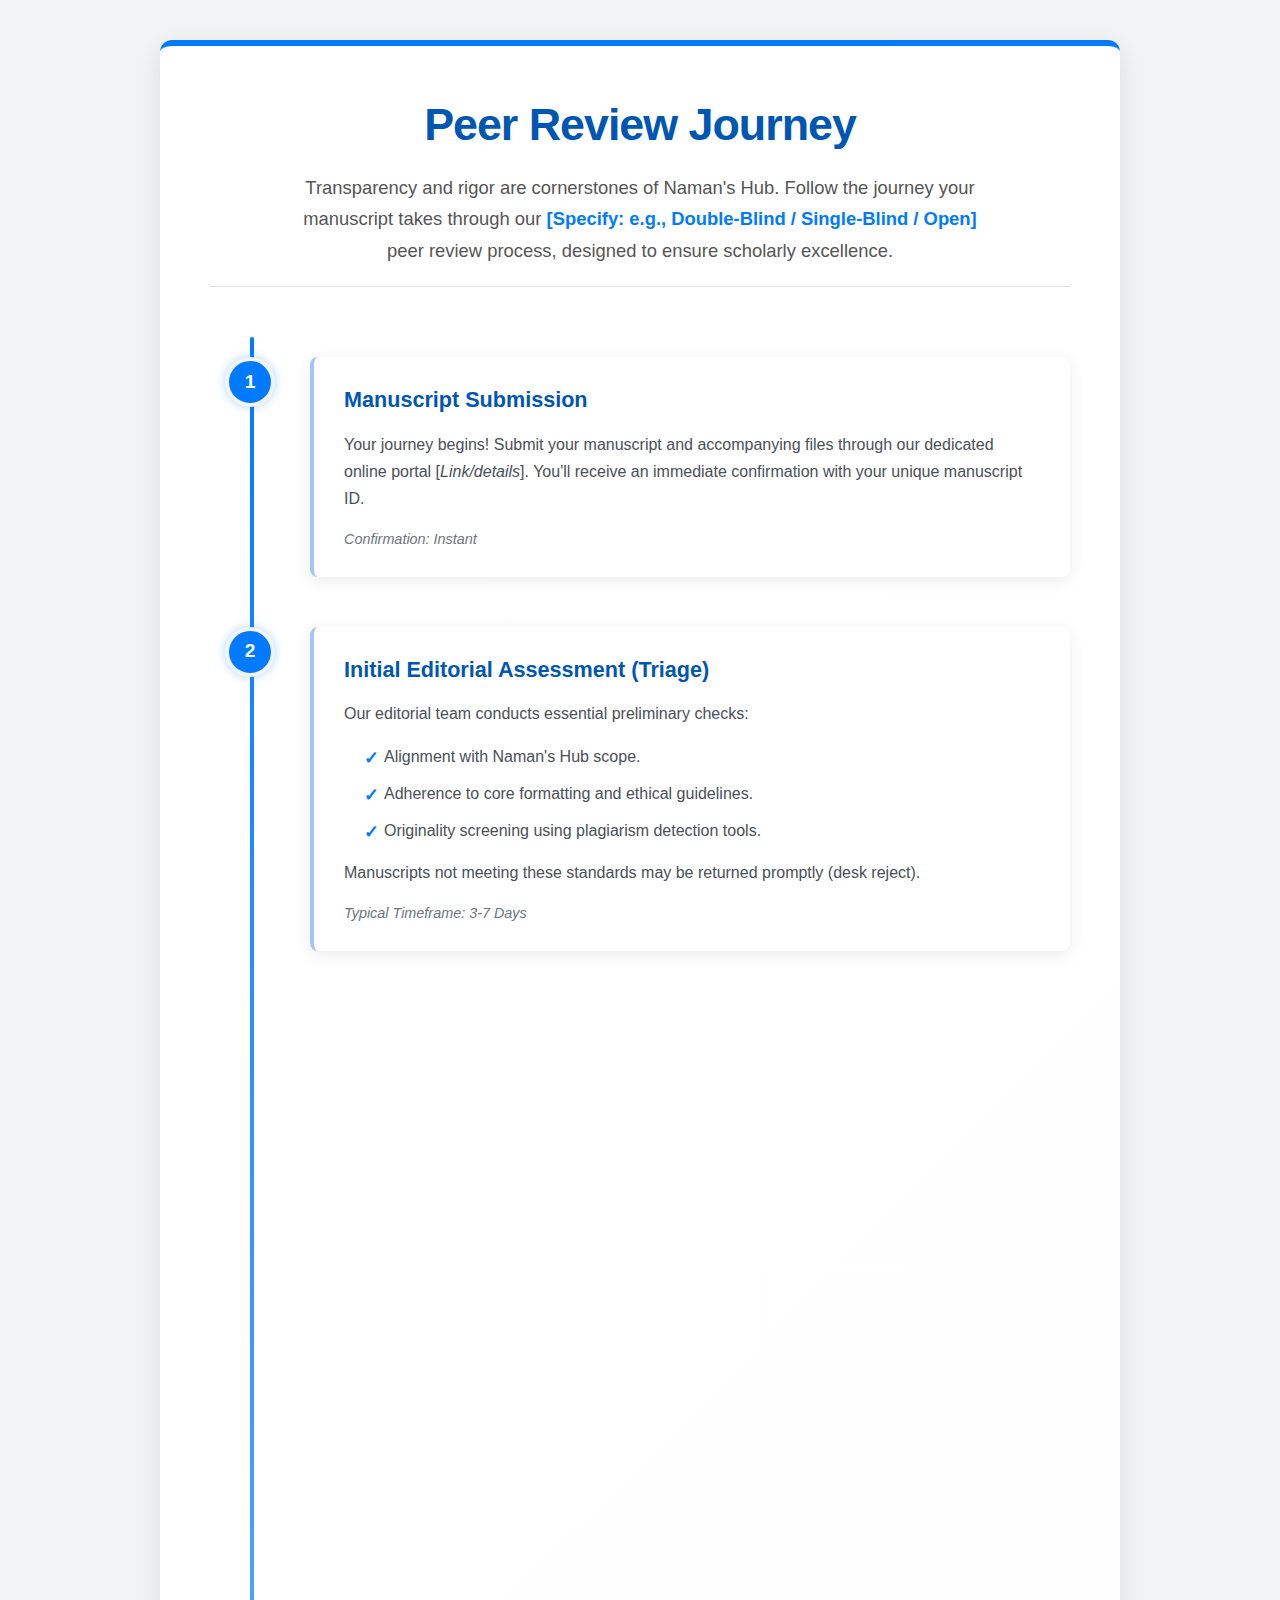
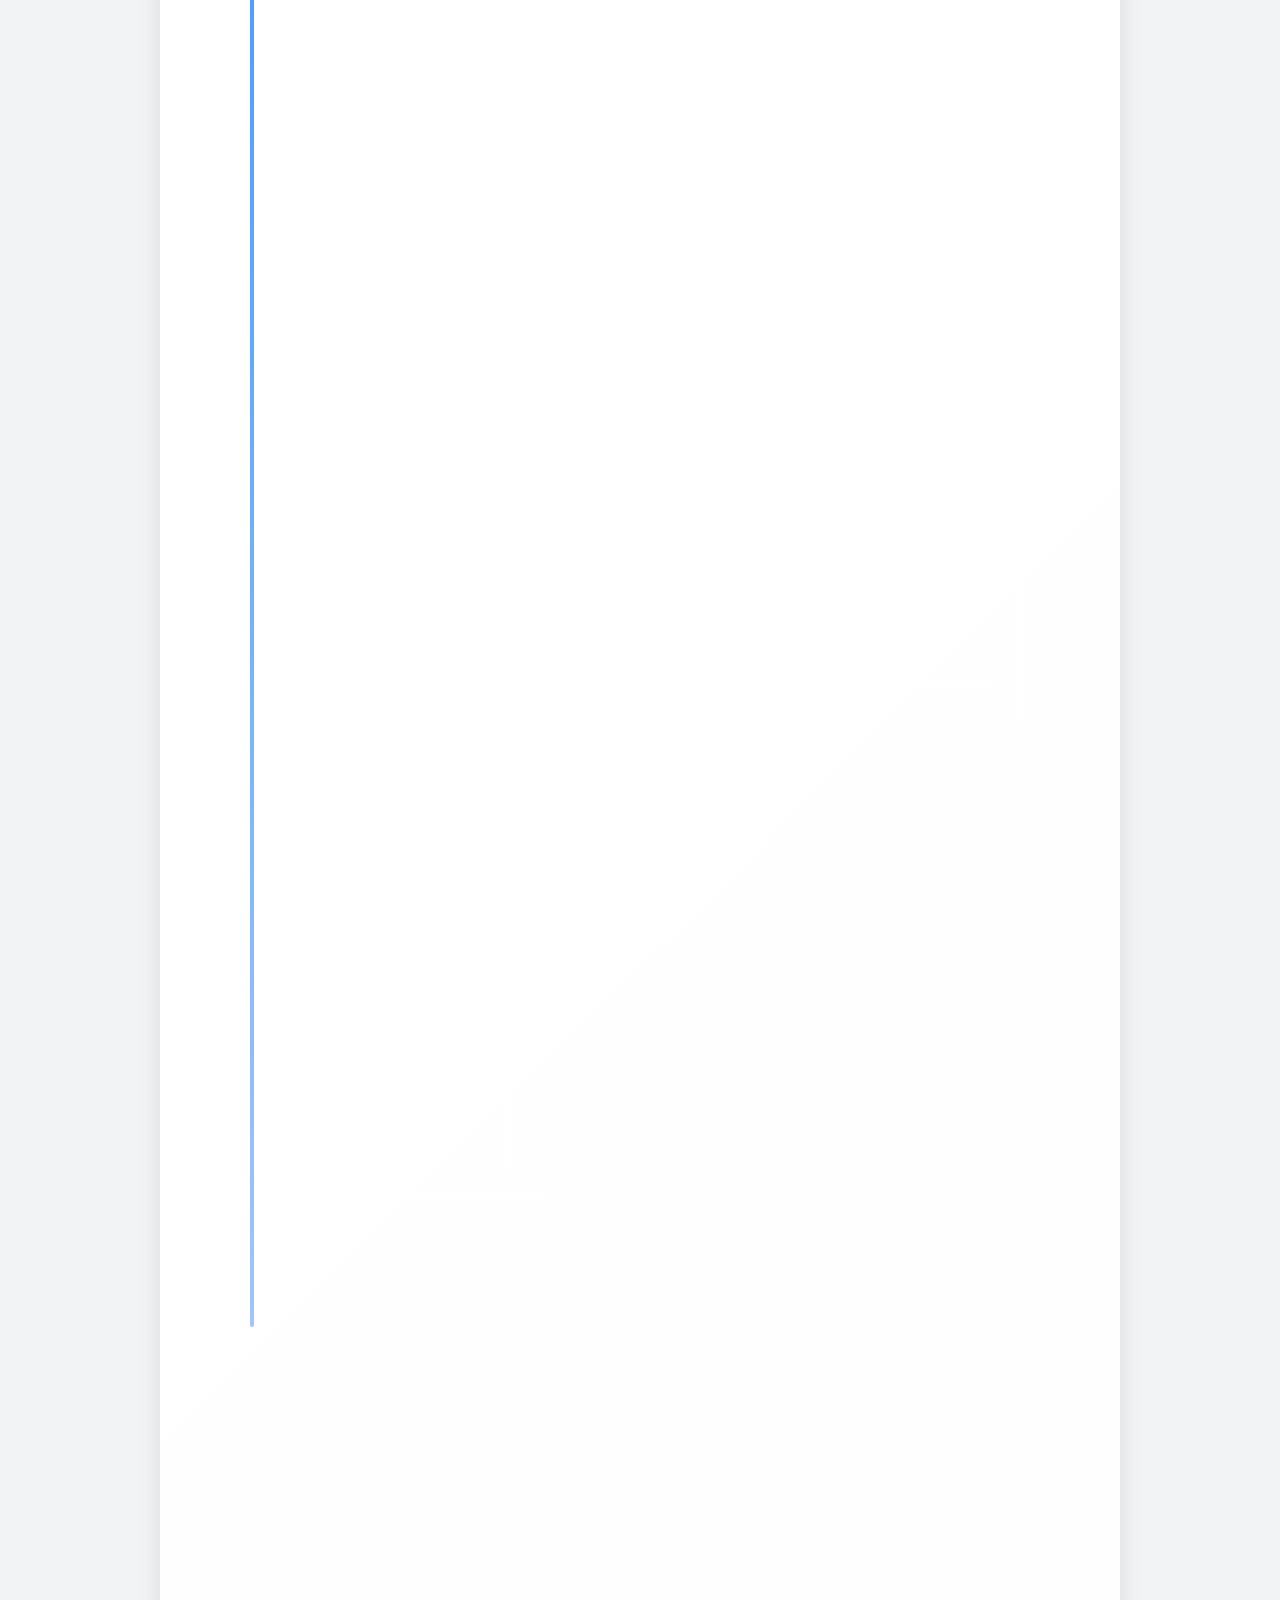
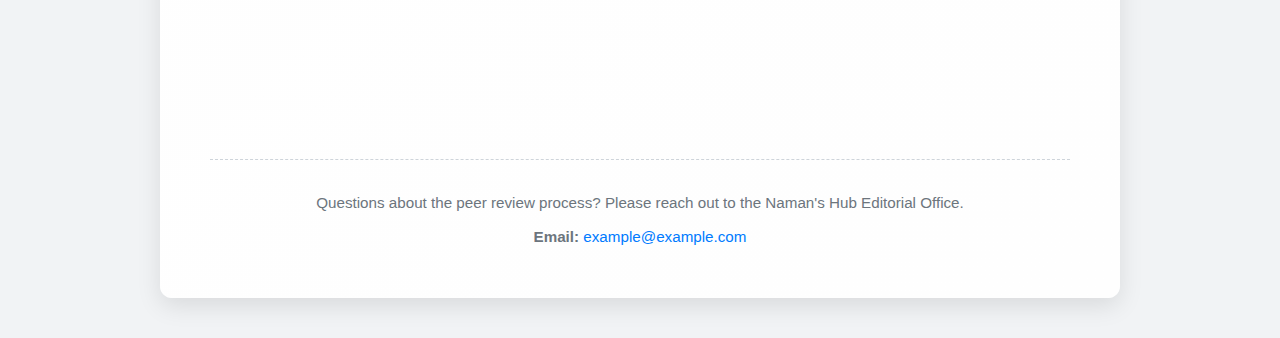
<file: resources/peer-review-process.html>
<!DOCTYPE html>
<html lang="en">
<head>
    <meta charset="UTF-8">
    <meta name="viewport" content="width=device-width, initial-scale=1.0">
    <title>Enhanced Peer Review Process - Naman's Hub</title>
    <style>
        /* --- Basic Reset & Body Styling --- */
        *, *::before, *::after {
            box-sizing: border-box;
            margin: 0;
            padding: 0;
        }

        html {
             scroll-behavior: smooth; /* Smooth scrolling for any internal links */
        }

        body {
            font-family: 'Segoe UI', Tahoma, Geneva, Verdana, sans-serif;
            line-height: 1.7; /* Slightly increased line height for readability */
            color: #343a40; /* Darker gray */
            background-color: #f1f3f5; /* Lighter gray background */
            padding: 0; /* Remove body padding, container handles it */
            overflow-x: hidden; /* Prevent horizontal scrollbars during animations */
        }

        /* --- Container --- */
        .container {
            max-width: 960px; /* Slightly wider */
            margin: 40px auto;
            background: linear-gradient(135deg, #ffffff 0%, #fefefe 100%); /* Subtle gradient */
            padding: 40px 50px;
            border-radius: 12px;
            box-shadow: 0 8px 25px rgba(0, 0, 0, 0.1);
            border-top: 6px solid #007bff; /* Changed accent color to blue */
        }

        /* --- Header --- */
        .page-header {
            text-align: center;
            margin-bottom: 50px;
            padding-bottom: 20px;
            border-bottom: 1px solid #e0e0e0;
        }

        .page-header h1 {
            color: #0056b3; /* Darker blue */
            font-size: 2.8em; /* Larger title */
            font-weight: 700;
            margin-bottom: 10px;
            letter-spacing: -1px;
        }

        .page-header .intro-text {
            color: #555;
            font-size: 1.15em; /* Slightly larger intro */
            max-width: 700px;
            margin-left: auto;
            margin-right: auto;
        }
        .page-header .intro-text strong {
             color: #007bff; /* Blue highlight */
             font-weight: 600;
        }

        /* --- Enhanced Timeline Styling --- */
        .timeline-container {
            position: relative;
            padding: 20px 0;
        }

        /* The Vertical Line - Enhanced */
        .timeline-container::before {
            content: '';
            position: absolute;
            left: 40px; /* Position based on icon size/padding */
            top: 0;
            bottom: 0;
            width: 4px;
            background: linear-gradient(to bottom, #007bff, #a1c4fd); /* Gradient line */
            border-radius: 2px;
            z-index: 0;
        }

        .timeline-item {
            position: relative;
            margin-bottom: 50px; /* Increased spacing */
            padding-left: 100px; /* Space for icon + extra padding */
            opacity: 0; /* Initially hidden for animation */
            transform: translateY(60px); /* Start slightly lower */
            transition: opacity 0.6s ease-out, transform 0.7s cubic-bezier(0.25, 0.46, 0.45, 0.94); /* Smooth animation */
        }

        /* Class added by JS when item is in view */
        .timeline-item.is-visible {
            opacity: 1;
            transform: translateY(0);
        }

        /* Step Icon (Circle with Number) */
        .timeline-icon {
            content: '';
            position: absolute;
            left: 15px; /* Adjust positioning relative to line */
            top: 0; /* Align with top of content */
            width: 50px;
            height: 50px;
            background-color: #007bff; /* Blue background */
            color: white;
            border: 4px solid #f1f3f5; /* Match page background for 'cutout' effect */
            border-radius: 50%;
            z-index: 1; /* Ensure icon is above the line */
            display: flex;
            align-items: center;
            justify-content: center;
            font-weight: bold;
            font-size: 1.2em;
            box-shadow: 0 0 10px rgba(0, 123, 255, 0.3); /* Subtle glow */
            transition: transform 0.3s ease, background-color 0.3s ease;
        }

        .timeline-item:hover .timeline-icon {
             transform: scale(1.1); /* Scale icon on hover */
             background-color: #0056b3; /* Darken on hover */
        }


        .timeline-content {
            background-color: #ffffff;
            padding: 25px 30px;
            border-radius: 8px;
            box-shadow: 0 4px 15px rgba(0, 0, 0, 0.07);
            position: relative; /* For potential pseudo-elements like arrows */
            border-left: 4px solid #a1c4fd; /* Lighter blue accent */
             transition: box-shadow 0.3s ease;
        }

        .timeline-item:hover .timeline-content {
            box-shadow: 0 6px 20px rgba(0, 0, 0, 0.12); /* Enhance shadow on hover */
        }

        .timeline-content h3 {
            color: #0056b3; /* Dark Blue */
            margin-bottom: 12px;
            font-weight: 600;
            font-size: 1.35em; /* Larger step title */
        }

        .timeline-content p {
            color: #495057; /* Slightly darker text */
            margin-bottom: 15px;
        }

        .timeline-content ul {
            margin-left: 20px;
            margin-bottom: 15px;
            color: #495057;
            list-style-type: none; /* Remove default bullets */
            padding-left: 0;
        }
         .timeline-content li {
            margin-bottom: 10px;
            position: relative;
            padding-left: 20px; /* Space for custom bullet */
         }
        /* Custom Bullet */
         .timeline-content li::before {
            content: '✓'; /* Checkmark or other icon */
            position: absolute;
            left: 0;
            top: 1px;
            color: #007bff; /* Blue checkmark */
            font-weight: bold;
            font-size: 1.1em;
         }

         .timeline-content strong {
             color: #0056b3;
             font-weight: 600;
         }

         .timeline-duration {
             display: block;
             font-size: 0.9em;
             color: #6c757d; /* Gray color for duration */
             font-style: italic;
             margin-top: 10px;
         }


        /* --- Additional Info Sections --- */
        .info-section {
            margin-top: 50px;
            padding: 30px;
            background-color: #e7f3ff; /* Light blue background */
            border-radius: 8px;
            border-left: 5px solid #007bff;
            opacity: 0; /* For scroll animation */
            transform: translateY(40px); /* For scroll animation */
            transition: opacity 0.6s ease-out, transform 0.6s ease-out;
        }
        .info-section.is-visible {
             opacity: 1;
            transform: translateY(0);
        }

        .info-section h2 {
            color: #0056b3;
            margin-bottom: 15px;
            font-size: 1.6em;
        }

        .info-section p, .info-section ul {
            color: #343a40;
        }
         .info-section li {
            margin-bottom: 10px;
             list-style-position: inside;
             padding-left: 5px;
         }

        /* --- Footer Contact --- */
        .contact-info {
            margin-top: 60px;
            text-align: center;
            padding-top: 30px;
            border-top: 1px dashed #ced4da;
            color: #6c757d;
            font-size: 0.95em;
        }
        .contact-info p {
            margin-bottom: 8px;
        }
         .contact-info a {
            color: #007bff;
            text-decoration: none;
            font-weight: 500;
         }
        .contact-info a:hover {
            text-decoration: underline;
            color: #0056b3;
        }

        /* --- Responsive Design Adjustments --- */
        @media (max-width: 992px) {
            .container {
                padding: 30px 40px;
                margin: 30px auto;
            }
            .page-header h1 {
                 font-size: 2.5em;
            }
        }

        @media (max-width: 768px) {
            .container {
                padding: 25px 25px;
                margin: 20px auto;
            }
             .page-header h1 {
                 font-size: 2.2em;
            }
             .page-header .intro-text {
                font-size: 1.1em;
            }

            .timeline-container::before {
                left: 30px; /* Adjust line position */
            }
            .timeline-item {
                padding-left: 75px; /* Adjust padding */
                 margin-bottom: 40px;
            }
            .timeline-icon {
                left: 5px; /* Adjust icon position */
                width: 45px;
                height: 45px;
                font-size: 1.1em;
            }
             .timeline-content {
                padding: 20px 25px;
            }
             .timeline-content h3 {
                 font-size: 1.25em;
             }
        }

         @media (max-width: 576px) {
              body {
                 line-height: 1.6;
             }
              .container {
                padding: 20px 15px;
                margin: 15px auto;
                 border-top-width: 4px;
            }
             .page-header h1 {
                 font-size: 1.9em;
            }
             .page-header .intro-text {
                font-size: 1em;
            }
             .page-header {
                 margin-bottom: 30px;
                 padding-bottom: 15px;
             }

             .timeline-container::before {
                left: 24px; /* Further adjust line */
                width: 3px;
            }
             .timeline-item {
                padding-left: 60px; /* Further adjust padding */
                margin-bottom: 30px;
            }
             .timeline-icon {
                left: 0px; /* Align directly left */
                width: 40px;
                height: 40px;
                font-size: 1em;
                 border-width: 3px;
            }
             .timeline-content {
                padding: 15px 20px;
                border-left-width: 3px;
            }
             .timeline-content h3 {
                 font-size: 1.15em;
             }
              .timeline-content p, .timeline-content li {
                 font-size: 0.95em;
                 margin-bottom: 8px;
             }
             .timeline-duration {
                 font-size: 0.85em;
             }
              .info-section {
                 padding: 20px;
                 margin-top: 40px;
             }
             .info-section h2 {
                 font-size: 1.4em;
             }
             .contact-info {
                 margin-top: 40px;
                 padding-top: 20px;
                 font-size: 0.9em;
             }
         }

    </style>
</head>
<body>

    <div class="container">
        <header class="page-header">
            <h1>Peer Review Journey</h1>
            <p class="intro-text">
                Transparency and rigor are cornerstones of Naman's Hub. Follow the journey your manuscript takes through our <strong>[Specify: e.g., Double-Blind / Single-Blind / Open]</strong> peer review process, designed to ensure scholarly excellence.
            </p>
        </header>

        <div class="timeline-container">

            <!-- Step 1: Submission -->
            <div class="timeline-item" id="step-1">
                <div class="timeline-icon">1</div>
                <div class="timeline-content">
                    <h3>Manuscript Submission</h3>
                    <p>Your journey begins! Submit your manuscript and accompanying files through our dedicated online portal [<em>Link/details</em>]. You'll receive an immediate confirmation with your unique manuscript ID.</p>
                     <span class="timeline-duration">Confirmation: Instant</span>
                </div>
            </div>

            <!-- Step 2: Initial Checks -->
            <div class="timeline-item" id="step-2">
                 <div class="timeline-icon">2</div>
                <div class="timeline-content">
                    <h3>Initial Editorial Assessment (Triage)</h3>
                    <p>Our editorial team conducts essential preliminary checks:</p>
                    <ul>
                        <li>Alignment with Naman's Hub scope.</li>
                        <li>Adherence to core formatting and ethical guidelines.</li>
                        <li>Originality screening using plagiarism detection tools.</li>
                    </ul>
                    <p>Manuscripts not meeting these standards may be returned promptly (desk reject).</p>
                    <span class="timeline-duration">Typical Timeframe: 3-7 Days</span>
                </div>
            </div>

            <!-- Step 3: Editor Assignment -->
            <div class="timeline-item" id="step-3">
                 <div class="timeline-icon">3</div>
                <div class="timeline-content">
                    <h3>Expert Editor Assignment</h3>
                    <p>Suitable manuscripts are assigned to an Associate Editor with expertise matching your research area. They will oversee the entire peer review process for your submission.</p>
                     <span class="timeline-duration">Typical Timeframe: 2-5 Days (after triage)</span>
                </div>
            </div>

            <!-- Step 4: Reviewer Invitation -->
            <div class="timeline-item" id="step-4">
                <div class="timeline-icon">4</div>
                <div class="timeline-content">
                    <h3>Reviewer Invitation & Selection</h3>
                    <p>The assigned Editor identifies and invites qualified, independent experts (usually 2-3) to review your manuscript. Reviewer selection considers:</p>
                    <ul>
                        <li>Subject matter expertise and publication history.</li>
                        <li>Availability and potential conflicts of interest.</li>
                        <li>Geographical and institutional diversity.</li>
                    </ul>
                     <span class="timeline-duration">Typical Timeframe: 1-3 Weeks (can vary)</span>
                </div>
            </div>

            <!-- Step 5: Peer Review -->
            <div class="timeline-item" id="step-5">
                 <div class="timeline-icon">5</div>
                <div class="timeline-content">
                    <h3>In-Depth Peer Review</h3>
                    <p>Reviewers rigorously evaluate the manuscript's originality, methodology, significance, clarity, and ethical soundness. They provide constructive feedback and recommendations to the Editor.</p>
                    <p><em>Our process is <strong>[Specify: e.g., Double-Blind]</strong>, meaning reviewer and author identities are concealed from each other.</em></p>
                    <span class="timeline-duration">Typical Timeframe: 3-6 Weeks (from reviewer acceptance)</span>
                </div>
            </div>

            <!-- Step 6: Editorial Decision -->
            <div class="timeline-item" id="step-6">
                 <div class="timeline-icon">6</div>
                <div class="timeline-content">
                    <h3>First Editorial Decision</h3>
                    <p>The Editor synthesizes reviewer feedback and their own assessment to make an initial decision:</p>
                    <ul>
                        <li>Acceptance (rare without revisions)</li>
                        <li>Minor Revisions Required</li>
                        <li>Major Revisions Required</li>
                        <li>Rejection</li>
                    </ul>
                    <p>You'll receive the decision along with anonymized reviewer comments.</p>
                    <span class="timeline-duration">Target First Decision: 6-10 Weeks (from submission)</span>
                </div>
            </div>

             <!-- Step 7: Author Revision -->
            <div class="timeline-item" id="step-7">
                 <div class="timeline-icon">7</div>
                <div class="timeline-content">
                    <h3>Author Revision Phase</h3>
                    <p>If revisions are requested, carefully address all editor and reviewer comments. Submit your revised manuscript along with a detailed point-by-point response letter within the provided timeframe.</p>
                     <span class="timeline-duration">Revision Time: Typically 2-6 Weeks (depending on extent)</span>
                </div>
            </div>

             <!-- Step 8: Final Assessment -->
            <div class="timeline-item" id="step-8">
                 <div class="timeline-icon">8</div>
                <div class="timeline-content">
                    <h3>Final Assessment & Acceptance</h3>
                    <p>The Editor evaluates the revised manuscript and responses. Additional review rounds may occur if needed. Once satisfied, the Editor issues the final acceptance notification.</p>
                    <p>Congratulations! Your accepted manuscript moves to production (copyediting, typesetting, proofing).</p>
                    <span class="timeline-duration">Final Decision: Varies based on revision rounds</span>
                </div>
            </div>

        </div> <!-- End Timeline Container -->

        <!-- Info Section -->
        <section class="info-section" id="reviewer-info">
            <h2>Our Commitment to Reviewers</h2>
            <p>Peer review is a vital collaborative effort. We support our reviewers by:</p>
            <ul>
                <li>Providing clear review guidelines and expectations.</li>
                <li>Recognizing reviewer contributions (e.g., via Publons, certificates - <em>Specify methods</em>).</li>
                <li>Ensuring confidentiality and handling reviews professionally.</li>
                <li>Seeking timely and constructive feedback.</li>
            </ul>
            <p>We are immensely grateful for the expertise and dedication of our reviewer community.</p>
        </section>


        <footer class="contact-info">
            <p>Questions about the peer review process? Please reach out to the Naman's Hub Editorial Office.</p>
            <p><strong>Email:</strong> <a href="mailto:example@example.com">example@example.com</a></p>
        </footer>

    </div> <!-- End Container -->

    <script>
        document.addEventListener('DOMContentLoaded', () => {
            // --- Intersection Observer for Animations ---
            const timelineItems = document.querySelectorAll('.timeline-item');
            const infoSections = document.querySelectorAll('.info-section'); // Also animate info sections

            const observerOptions = {
                root: null, // Use the viewport as the root
                rootMargin: '0px',
                threshold: 0.2 // Trigger when 20% of the element is visible
            };

            const observerCallback = (entries, observer) => {
                entries.forEach(entry => {
                    if (entry.isIntersecting) {
                        entry.target.classList.add('is-visible');
                        observer.unobserve(entry.target); // Animate only once
                    }
                });
            };

            const observer = new IntersectionObserver(observerCallback, observerOptions);

            timelineItems.forEach(item => observer.observe(item));
            infoSections.forEach(section => observer.observe(section));

            // --- Optional: Add subtle parallax or other effects on scroll if desired ---
            // Example: Slight background movement (use with caution for performance)
            // window.addEventListener('scroll', () => {
            //     const scrolled = window.pageYOffset;
            //     // Apply effect to an element, e.g., body background
            //     document.body.style.backgroundPositionY = -(scrolled * 0.1) + 'px';
            // });

             console.log("Enhanced Peer Review page script loaded.");

        }); // End DOMContentLoaded
    </script>

</body>
</html>
</file>
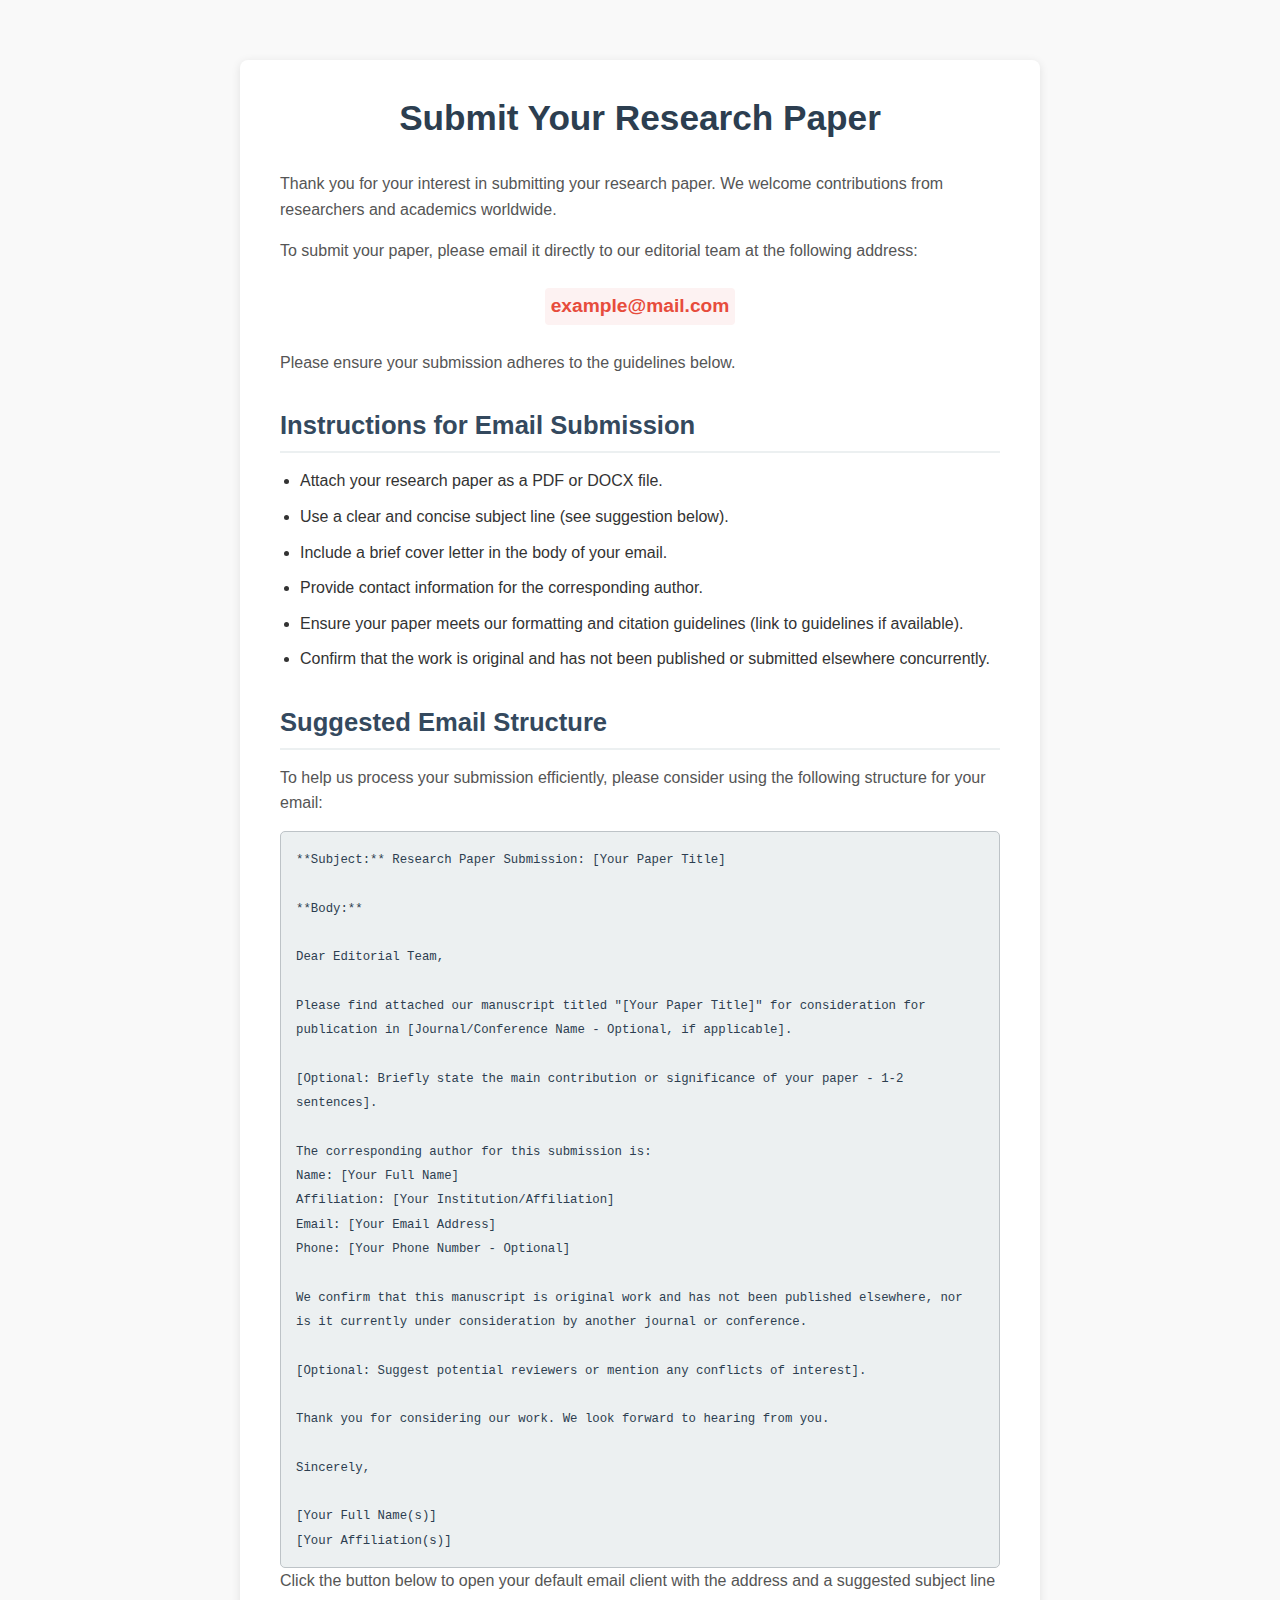
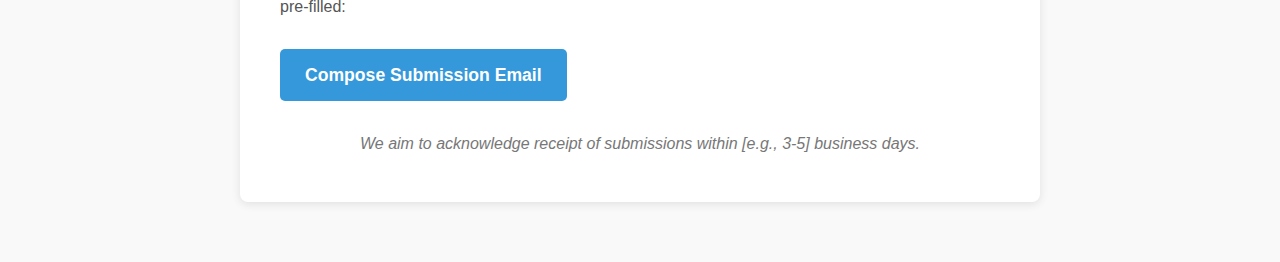
<file: resources/submit-paper.html>
<!DOCTYPE html>
<html lang="en">
<head>
    <meta charset="UTF-8">
    <meta name="viewport" content="width=device-width, initial-scale=1.0">
    <title>Submit Your Research Paper</title>
    <style>
        /* Basic Reset & Body Styling */
        * {
            box-sizing: border-box;
            margin: 0;
            padding: 0;
        }

        body {
            font-family: 'Segoe UI', Tahoma, Geneva, Verdana, sans-serif;
            line-height: 1.6;
            color: #333;
            background-color: #f9f9f9;
            padding: 20px;
        }

        /* Container for centering content */
        .container {
            max-width: 800px;
            margin: 40px auto;
            background-color: #fff;
            padding: 30px 40px;
            border-radius: 8px;
            box-shadow: 0 2px 10px rgba(0, 0, 0, 0.1);
        }

        /* Headings */
        h1 {
            color: #2c3e50;
            text-align: center;
            margin-bottom: 25px;
            font-size: 2.2em;
        }

        h2 {
            color: #34495e;
            margin-top: 30px;
            margin-bottom: 15px;
            border-bottom: 2px solid #ecf0f1;
            padding-bottom: 5px;
            font-size: 1.6em;
        }

        /* Paragraphs and Links */
        p {
            margin-bottom: 15px;
            color: #555;
        }

        a {
            color: #3498db;
            text-decoration: none;
        }

        a:hover {
            text-decoration: underline;
        }

        /* Email Address Highlight */
        .email-address {
            font-weight: bold;
            color: #e74c3c;
            background-color: #fdf2f2; /* Light red background */
            padding: 3px 6px;
            border-radius: 4px;
            display: inline-block; /* Makes background padding work nicely */
        }

        /* Instructions List */
        ul {
            margin-left: 20px;
            margin-bottom: 20px;
        }

        li {
            margin-bottom: 10px;
        }

        /* Email Structure Block */
        pre {
            background-color: #ecf0f1;
            padding: 15px;
            border-radius: 5px;
            border: 1px solid #bdc3c7;
            font-family: 'Courier New', Courier, monospace;
            font-size: 0.95em;
            white-space: pre-wrap; /* Allows wrapping long lines */
            word-wrap: break-word; /* Breaks long words if needed */
            color: #2c3e50;
            margin-top: 10px;
        }

        /* Email Button */
        .email-button {
            display: inline-block;
            background-color: #3498db;
            color: #ffffff;
            padding: 12px 25px;
            border: none;
            border-radius: 5px;
            font-size: 1.1em;
            font-weight: bold;
            text-align: center;
            cursor: pointer;
            transition: background-color 0.3s ease, transform 0.1s ease;
            margin-top: 15px;
            text-decoration: none; /* For the <a> tag acting as a button */
        }

        .email-button:hover {
            background-color: #2980b9;
            text-decoration: none; /* Keep underline off on hover */
            color: #ffffff;
        }

        .email-button:active {
             transform: scale(0.98); /* Slight press effect */
        }

        /* Responsive adjustments (optional, but good practice) */
        @media (max-width: 600px) {
            .container {
                margin: 20px auto;
                padding: 20px;
            }
            h1 {
                font-size: 1.8em;
            }
            h2 {
                font-size: 1.4em;
            }
            .email-button {
                width: 100%; /* Make button full width on small screens */
                text-align: center;
            }
        }

    </style>
</head>
<body>

    <div class="container">
        <h1>Submit Your Research Paper</h1>

        <p>Thank you for your interest in submitting your research paper. We welcome contributions from researchers and academics worldwide.</p>

        <p>To submit your paper, please email it directly to our editorial team at the following address:</p>

        <p style="text-align: center; font-size: 1.2em; margin: 25px 0;">
            <a href="mailto:example@mail.com" class="email-address">example@mail.com</a>
        </p>

        <p>Please ensure your submission adheres to the guidelines below.</p>

        <h2>Instructions for Email Submission</h2>
        <ul>
            <li>Attach your research paper as a PDF or DOCX file.</li>
            <li>Use a clear and concise subject line (see suggestion below).</li>
            <li>Include a brief cover letter in the body of your email.</li>
            <li>Provide contact information for the corresponding author.</li>
            <li>Ensure your paper meets our formatting and citation guidelines (link to guidelines if available).</li>
            <li>Confirm that the work is original and has not been published or submitted elsewhere concurrently.</li>
        </ul>

        <h2>Suggested Email Structure</h2>
        <p>To help us process your submission efficiently, please consider using the following structure for your email:</p>

        <pre><code>**Subject:** Research Paper Submission: [Your Paper Title]

**Body:**

Dear Editorial Team,

Please find attached our manuscript titled "[Your Paper Title]" for consideration for publication in [Journal/Conference Name - Optional, if applicable].

[Optional: Briefly state the main contribution or significance of your paper - 1-2 sentences].

The corresponding author for this submission is:
Name: [Your Full Name]
Affiliation: [Your Institution/Affiliation]
Email: [Your Email Address]
Phone: [Your Phone Number - Optional]

We confirm that this manuscript is original work and has not been published elsewhere, nor is it currently under consideration by another journal or conference.

[Optional: Suggest potential reviewers or mention any conflicts of interest].

Thank you for considering our work. We look forward to hearing from you.

Sincerely,

[Your Full Name(s)]
[Your Affiliation(s)]
</code></pre>

        <p>Click the button below to open your default email client with the address and a suggested subject line pre-filled:</p>

        <!-- The button is an <a> tag styled as a button for direct mailto functionality -->
        <a href="#" id="emailLinkButton" class="email-button">
            Compose Submission Email
        </a>

        <p style="margin-top: 30px; text-align: center; font-style: italic; color: #777;">
            We aim to acknowledge receipt of submissions within [e.g., 3-5] business days.
        </p>
    </div>

    <script>
        // Get the button element
        const emailButton = document.getElementById('emailLinkButton');

        // Define email details
        const recipientEmail = "example@mail.com";
        const suggestedSubject = "Research Paper Submission: [Your Paper Title Here]";

        // Add click event listener to the button
        emailButton.addEventListener('click', function(event) {
            // Prevent the default anchor tag behavior (# link)
            event.preventDefault();

            // Construct the mailto link
            // We need to encode the subject line to handle special characters properly in URLs
            const mailtoLink = `mailto:${recipientEmail}?subject=${encodeURIComponent(suggestedSubject)}`;

            // Open the user's default email client
            window.location.href = mailtoLink;
        });

        // Optional: Log to console to confirm script loaded (for debugging)
        console.log("Submit Paper page script loaded.");

    </script>

</body>
</html>
</file>
<file: css/styles.css>
/* Base Styles */
:root {
  --primary-color: #4a6fdc;
  --primary-dark: #3a5fc9;
  --secondary-color: #6c757d;
  --success-color: #28a745;
  --danger-color: #dc3545;
  --warning-color: #ffc107;
  --info-color: #17a2b8;
  --light-color: #f8f9fa;
  --dark-color: #343a40;
  --body-bg-light: #ffffff;
  --body-text-light: #333333;
  --card-bg-light: #ffffff;
  --border-light: #e0e0e0;
  --body-bg-dark: #121212;
  --body-text-dark: #e0e0e0;
  --card-bg-dark: #1e1e1e;
  --border-dark: #333333;
  --font-family: "Segoe UI", Tahoma, Geneva, Verdana, sans-serif;
  --transition-speed: 0.3s;
  --box-shadow: 0 4px 6px rgba(0, 0, 0, 0.1);
  --border-radius: 8px;
}

* {
  margin: 0;
  padding: 0;
  box-sizing: border-box;
}

html {
  scroll-behavior: smooth;
}

body {
  font-family: var(--font-family);
  line-height: 1.6;
  transition: background-color var(--transition-speed), color var(--transition-speed);
}

.light-mode {
  background-color: var(--body-bg-light);
  color: var(--body-text-light);
}

.dark-mode {
  background-color: var(--body-bg-dark);
  color: var(--body-text-dark);
}

.container {
  width: 100%;
  max-width: 1200px;
  margin: 0 auto;
  padding: 0 20px;
}

a {
  text-decoration: none;
  color: var(--primary-color);
  transition: color var(--transition-speed);
}

a:hover {
  color: var(--primary-dark);
}

ul {
  list-style: none;
}

img {
  max-width: 100%;
  height: auto;
}

/* Button Styles */
.btn {
  display: inline-block;
  padding: 10px 20px;
  border-radius: var(--border-radius);
  font-weight: 500;
  cursor: pointer;
  transition: all var(--transition-speed);
  border: none;
  font-size: 16px;
}

.btn-primary {
  background-color: var(--primary-color);
  color: white;
}

.btn-primary:hover {
  background-color: var(--primary-dark);
}

.btn-outline {
  background-color: transparent;
  border: 2px solid var(--primary-color);
  color: var(--primary-color);
}

.btn-outline:hover {
  background-color: var(--primary-color);
  color: white;
}

.btn-block {
  display: block;
  width: 100%;
}

.btn:disabled {
  opacity: 0.6;
  cursor: not-allowed;
}

/* Header Styles */
header {
  position: sticky;
  top: 0;
  z-index: 1000;
  padding: 15px 0;
  box-shadow: 0 2px 10px rgba(0, 0, 0, 0.1);
  transition: background-color var(--transition-speed);
}

.light-mode header {
  background-color: white;
}

.dark-mode header {
  background-color: #1a1a1a;
}

.header-content {
  display: flex;
  justify-content: space-between;
  align-items: center;
}

.logo h1 {
  font-size: 24px;
  font-weight: 700;
}

.logo span {
  color: var(--primary-color);
}

.nav-links {
  display: flex;
}

.nav-links li {
  margin: 0 15px;
}

.nav-links a {
  color: inherit;
  font-weight: 500;
  position: relative;
}

.nav-links a::after {
  content: "";
  position: absolute;
  width: 0;
  height: 2px;
  bottom: -5px;
  left: 0;
  background-color: var(--primary-color);
  transition: width var(--transition-speed);
}

.nav-links a:hover::after,
.nav-links a.active::after {
  width: 100%;
}

.header-right {
  display: flex;
  align-items: center;
}

.auth-buttons {
  display: flex;
  gap: 10px;
  margin-left: 20px;
}

#theme-toggle {
  background: none;
  border: none;
  cursor: pointer;
  font-size: 20px;
  color: inherit;
  transition: transform var(--transition-speed);
}

#theme-toggle:hover {
  transform: rotate(15deg);
}

.mobile-menu-btn {
  display: none;
  background: none;
  border: none;
  cursor: pointer;
  margin-left: 15px;
}

.mobile-menu-btn span {
  display: block;
  width: 25px;
  height: 3px;
  margin: 5px 0;
  transition: all var(--transition-speed);
}

.light-mode .mobile-menu-btn span {
  background-color: var(--dark-color);
}

.dark-mode .mobile-menu-btn span {
  background-color: var(--light-color);
}

.mobile-menu {
  display: none;
  position: fixed;
  top: 70px;
  left: 0;
  width: 100%;
  padding: 20px;
  z-index: 999;
  box-shadow: 0 4px 6px rgba(0, 0, 0, 0.1);
  transition: transform 0.3s ease-in-out;
  transform: translateY(-100%);
}

.light-mode .mobile-menu {
  background-color: white;
}

.dark-mode .mobile-menu {
  background-color: #1a1a1a;
}

.mobile-menu.active {
  transform: translateY(0);
}

.mobile-menu ul {
  display: flex;
  flex-direction: column;
  gap: 15px;
}

.mobile-menu a {
  display: block;
  padding: 10px 0;
  font-size: 18px;
}

.mobile-auth {
  margin-top: 15px;
  display: flex;
  flex-direction: column;
  gap: 10px;
}

/* Hero Section */
.hero {
  padding: 80px 0;
  background: linear-gradient(135deg, #f5f7ff 0%, #e0e6ff 100%);
  text-align: center;
}

.dark-mode .hero {
  background: linear-gradient(135deg, #2a2d3a 0%, #1a1d2a 100%);
}

.hero-content {
  max-width: 800px;
  margin: 0 auto;
}

.hero h2 {
  font-size: 42px;
  margin-bottom: 20px;
  font-weight: 700;
}

.hero p {
  font-size: 18px;
  margin-bottom: 30px;
  color: var(--secondary-color);
}

.search-container {
  display: flex;
  max-width: 600px;
  margin: 0 auto 20px;
}

.search-container input {
  flex: 1;
  padding: 15px;
  border: 1px solid var(--border-light);
  border-radius: var(--border-radius) 0 0 var(--border-radius);
  font-size: 16px;
  transition: border-color var(--transition-speed);
}

.dark-mode .search-container input {
  background-color: #2a2d3a;
  color: var(--body-text-dark);
  border-color: var(--border-dark);
}

.search-container input:focus {
  outline: none;
  border-color: var(--primary-color);
}

.search-container button {
  border-radius: 0 var(--border-radius) var(--border-radius) 0;
  padding: 15px 25px;
}

.quick-filters {
  display: flex;
  flex-wrap: wrap;
  justify-content: center;
  gap: 10px;
  margin-top: 20px;
}

.quick-filters span {
  margin-right: 10px;
  color: var(--secondary-color);
}

.filter-btn {
  background-color: transparent;
  border: 1px solid var(--border-light);
  border-radius: 20px;
  padding: 5px 15px;
  cursor: pointer;
  transition: all var(--transition-speed);
}

.dark-mode .filter-btn {
  border-color: var(--border-dark);
}

.filter-btn:hover {
  background-color: var(--primary-color);
  color: white;
  border-color: var(--primary-color);
}

/* Papers Section */
.papers-section {
  padding: 80px 0;
}

.section-header {
  display: flex;
  justify-content: space-between;
  align-items: center;
  margin-bottom: 30px;
}

.section-header h2 {
  font-size: 32px;
  font-weight: 700;
}

.view-options {
  display: flex;
  align-items: center;
  gap: 15px;
}

.view-btn {
  background: none;
  border: none;
  font-size: 18px;
  cursor: pointer;
  color: var(--secondary-color);
  transition: color var(--transition-speed);
}

.view-btn.active {
  color: var(--primary-color);
}

#sort-options {
  padding: 8px 15px;
  border-radius: var(--border-radius);
  border: 1px solid var(--border-light);
  background-color: transparent;
  color: inherit;
  cursor: pointer;
}

.dark-mode #sort-options {
  background-color: #2a2d3a;
  border-color: var(--border-dark);
}

.papers-container {
  margin-bottom: 40px;
}

.grid-view {
  display: grid;
  grid-template-columns: repeat(auto-fill, minmax(300px, 1fr));
  gap: 30px;
}

.list-view {
  display: flex;
  flex-direction: column;
  gap: 20px;
}

.paper-card {
  border-radius: var(--border-radius);
  overflow: hidden;
  transition: transform var(--transition-speed), box-shadow var(--transition-speed);
}

.light-mode .paper-card {
  background-color: white;
  box-shadow: var(--box-shadow);
  border: 1px solid var(--border-light);
}

.dark-mode .paper-card {
  background-color: var(--card-bg-dark);
  box-shadow: 0 4px 6px rgba(0, 0, 0, 0.3);
  border: 1px solid var(--border-dark);
}

.paper-card:hover {
  transform: translateY(-5px);
  box-shadow: 0 10px 20px rgba(0, 0, 0, 0.1);
}

.grid-view .paper-card {
  display: flex;
  flex-direction: column;
}

.list-view .paper-card {
  display: flex;
  flex-direction: row;
}

.list-view .paper-image {
  width: 200px;
  min-width: 200px;
}

.paper-image img {
  width: 100%;
  height: 200px;
  object-fit: cover;
}

.paper-content {
  padding: 20px;
  flex: 1;
}

.paper-category {
  display: inline-block;
  background-color: rgba(74, 111, 220, 0.1);
  color: var(--primary-color);
  padding: 5px 10px;
  border-radius: 4px;
  font-size: 14px;
  margin-bottom: 10px;
}

.paper-title {
  font-size: 18px;
  margin-bottom: 10px;
  font-weight: 600;
}

.paper-authors {
  color: var(--secondary-color);
  font-size: 14px;
  margin-bottom: 10px;
}

.paper-abstract {
  margin-bottom: 15px;
  font-size: 14px;
  display: -webkit-box;
  -webkit-line-clamp: 3;
  -webkit-box-orient: vertical;
  overflow: hidden;
}

.list-view .paper-abstract {
  -webkit-line-clamp: 2;
}

.paper-meta {
  display: flex;
  justify-content: space-between;
  font-size: 14px;
  color: var(--secondary-color);
}

.paper-date {
  display: flex;
  align-items: center;
  gap: 5px;
}

.paper-citations {
  display: flex;
  align-items: center;
  gap: 5px;
}

.paper-actions {
  display: flex;
  justify-content: space-between;
  margin-top: 15px;
}

.action-btn {
  background: none;
  border: none;
  color: var(--primary-color);
  cursor: pointer;
  display: flex;
  align-items: center;
  gap: 5px;
  font-size: 14px;
  transition: color var(--transition-speed);
}

.action-btn:hover {
  color: var(--primary-dark);
}

.pagination {
  display: flex;
  justify-content: center;
  align-items: center;
  gap: 20px;
}

.pagination-btn {
  background: none;
  border: none;
  color: var(--primary-color);
  cursor: pointer;
  display: flex;
  align-items: center;
  gap: 5px;
  transition: color var(--transition-speed);
}

.pagination-btn:hover:not(:disabled) {
  color: var(--primary-dark);
}

.pagination-btn:disabled {
  color: var(--secondary-color);
  cursor: not-allowed;
  opacity: 0.6;
}

.page-numbers {
  font-size: 14px;
}

/* Categories Section */
.categories-section {
  padding: 80px 0;
  background-color: #f9f9f9;
}

.dark-mode .categories-section {
  background-color: #1a1a1a;
}

.categories-section h2 {
  text-align: center;
  font-size: 32px;
  margin-bottom: 40px;
  font-weight: 700;
}

.categories-grid {
  display: grid;
  grid-template-columns: repeat(auto-fill, minmax(250px, 1fr));
  gap: 30px;
}

.category-card {
  padding: 30px;
  border-radius: var(--border-radius);
  text-align: center;
  transition: transform var(--transition-speed), box-shadow var(--transition-speed);
  cursor: pointer;
}

.light-mode .category-card {
  background-color: white;
  box-shadow: var(--box-shadow);
}

.dark-mode .category-card {
  background-color: var(--card-bg-dark);
  box-shadow: 0 4px 6px rgba(0, 0, 0, 0.3);
}

.category-card:hover {
  transform: translateY(-5px);
  box-shadow: 0 10px 20px rgba(0, 0, 0, 0.1);
}

.category-icon {
  font-size: 36px;
  color: var(--primary-color);
  margin-bottom: 15px;
}

.category-card h3 {
  font-size: 18px;
  margin-bottom: 10px;
}

.category-card p {
  color: var(--secondary-color);
  font-size: 14px;
}

/* Stats Section */
.stats-section {
  padding: 60px 0;
  background-color: var(--primary-color);
  color: white;
}

.stats-grid {
  display: grid;
  grid-template-columns: repeat(auto-fit, minmax(200px, 1fr));
  gap: 30px;
}

.stat-card {
  text-align: center;
}

.stat-number {
  font-size: 48px;
  font-weight: 700;
  margin-bottom: 10px;
}

.stat-label {
  font-size: 18px;
  opacity: 0.9;
}

/* About Section */
.about-section {
  padding: 80px 0;
}

.about-content {
  display: flex;
  align-items: center;
  gap: 50px;
}

.about-text {
  flex: 1;
}

.about-text h2 {
  font-size: 32px;
  margin-bottom: 20px;
  font-weight: 700;
}

.about-text p {
  margin-bottom: 20px;
}

.about-image {
  flex: 1;
  border-radius: var(--border-radius);
  overflow: hidden;
}

/* Newsletter Section */
.newsletter-section {
  padding: 60px 0;
  background-color: #f5f7ff;
}

.dark-mode .newsletter-section {
  background-color: #2a2d3a;
}

.newsletter-content {
  max-width: 600px;
  margin: 0 auto;
  text-align: center;
}

.newsletter-content h2 {
  font-size: 32px;
  margin-bottom: 15px;
  font-weight: 700;
}

.newsletter-content p {
  margin-bottom: 30px;
  color: var(--secondary-color);
}

.newsletter-form {
  display: flex;
  gap: 10px;
  margin-bottom: 15px;
}

.newsletter-form input {
  flex: 1;
  padding: 12px 15px;
  border: 1px solid var(--border-light);
  border-radius: var(--border-radius);
  font-size: 16px;
}

.dark-mode .newsletter-form input {
  background-color: #1a1a1a;
  color: var(--body-text-dark);
  border-color: var(--border-dark);
}

.form-message {
  font-size: 14px;
  margin-top: 10px;
  min-height: 20px;
}

/* Footer */
footer {
  padding: 60px 0 20px;
  background-color: #2c3e50;
  color: white;
}

.footer-content {
  display: grid;
  grid-template-columns: repeat(auto-fit, minmax(200px, 1fr));
  gap: 40px;
  margin-bottom: 40px;
}

.footer-column h3 {
  font-size: 18px;
  margin-bottom: 20px;
  font-weight: 600;
}

.footer-logo h2 {
  font-size: 24px;
  margin-bottom: 15px;
}

.footer-logo span {
  color: #6c9ff8;
}

.footer-column p {
  margin-bottom: 20px;
  opacity: 0.8;
}

.footer-column ul li {
  margin-bottom: 10px;
}

.footer-column ul li a {
  color: #b3c5d7;
  transition: color var(--transition-speed);
}

.footer-column ul li a:hover {
  color: white;
}

.social-links {
  display: flex;
  gap: 15px;
}

.social-links a {
  display: flex;
  align-items: center;
  justify-content: center;
  width: 36px;
  height: 36px;
  background-color: rgba(255, 255, 255, 0.1);
  border-radius: 50%;
  color: white;
  transition: background-color var(--transition-speed);
}

.social-links a:hover {
  background-color: var(--primary-color);
}

.footer-bottom {
  text-align: center;
  padding-top: 20px;
  border-top: 1px solid rgba(255, 255, 255, 0.1);
  font-size: 14px;
  opacity: 0.7;
}

/* Modal Styles */
.modal {
  display: none;
  position: fixed;
  top: 0;
  left: 0;
  width: 100%;
  height: 100%;
  background-color: rgba(0, 0, 0, 0.5);
  z-index: 1100;
  align-items: center;
  justify-content: center;
}

.modal-content {
  position: relative;
  width: 90%;
  max-width: 500px;
  max-height: 90vh;
  overflow-y: auto;
  border-radius: var(--border-radius);
  padding: 30px;
}

.light-mode .modal-content {
  background-color: white;
}

.dark-mode .modal-content {
  background-color: var(--card-bg-dark);
}

.paper-modal-content {
  max-width: 800px;
}

.close-modal {
  position: absolute;
  top: 15px;
  right: 15px;
  font-size: 24px;
  background: none;
  border: none;
  cursor: pointer;
  color: var(--secondary-color);
}

.modal h2 {
  margin-bottom: 20px;
  font-size: 24px;
  text-align: center;
}

.form-group {
  margin-bottom: 20px;
}

.form-group label {
  display: block;
  margin-bottom: 8px;
  font-weight: 500;
}

.form-group input {
  width: 100%;
  padding: 12px 15px;
  border: 1px solid var(--border-light);
  border-radius: var(--border-radius);
  font-size: 16px;
}

.dark-mode .form-group input {
  background-color: #2a2d3a;
  color: var(--body-text-dark);
  border-color: var(--border-dark);
}

.form-checkbox {
  display: flex;
  align-items: center;
  gap: 10px;
  margin-bottom: 20px;
}

.form-checkbox input {
  width: 18px;
  height: 18px;
}

.forgot-password {
  display: block;
  text-align: right;
  font-size: 14px;
  margin-top: 5px;
}

.modal-footer {
  margin-top: 20px;
  text-align: center;
  font-size: 14px;
}

/* Paper Details */
.paper-details {
  padding: 20px;
}

.paper-details-header {
  margin-bottom: 30px;
}

.paper-details-title {
  font-size: 24px;
  margin-bottom: 15px;
  font-weight: 700;
}

.paper-details-meta {
  display: flex;
  flex-wrap: wrap;
  gap: 20px;
  margin-bottom: 20px;
  font-size: 14px;
  color: var(--secondary-color);
}

.paper-details-meta div {
  display: flex;
  align-items: center;
  gap: 5px;
}

.paper-details-abstract {
  margin-bottom: 30px;
}

.paper-details-abstract h3 {
  font-size: 18px;
  margin-bottom: 10px;
}

.paper-details-content {
  margin-bottom: 30px;
}

.paper-details-content h3 {
  font-size: 18px;
  margin-bottom: 15px;
}

.paper-details-actions {
  display: flex;
  gap: 15px;
  margin-top: 30px;
}

.citation-formats {
  margin-top: 20px;
  padding: 15px;
  border-radius: var(--border-radius);
  font-family: monospace;
  white-space: pre-wrap;
}

.light-mode .citation-formats {
  background-color: #f5f5f5;
}

.dark-mode .citation-formats {
  background-color: #2a2d3a;
}

/* Add these styles at the end of the file */

/* Share Paper Styles */
.share-options {
  margin-top: 20px;
}

.share-link-container {
  display: flex;
  margin-bottom: 15px;
}

.share-link-container input {
  flex: 1;
  padding: 10px;
  border: 1px solid var(--border-light);
  border-radius: var(--border-radius) 0 0 var(--border-radius);
  font-size: 14px;
}

.dark-mode .share-link-container input {
  background-color: #2a2d3a;
  color: var(--body-text-dark);
  border-color: var(--border-dark);
}

.share-link-container button {
  border-radius: 0 var(--border-radius) var(--border-radius) 0;
  padding: 10px 15px;
  margin: 0;
}

.social-share {
  display: flex;
  gap: 10px;
  flex-wrap: wrap;
}

.social-share-btn {
  display: flex;
  align-items: center;
  gap: 5px;
  padding: 8px 15px;
  border-radius: var(--border-radius);
  font-size: 14px;
  color: white;
  text-decoration: none;
  transition: opacity var(--transition-speed);
}

.social-share-btn:hover {
  opacity: 0.9;
  color: white;
}

.social-share-btn.twitter {
  background-color: #1da1f2;
}

.social-share-btn.facebook {
  background-color: #4267b2;
}

.social-share-btn.linkedin {
  background-color: #0077b5;
}

/* Highlight search results */
.highlight {
  background-color: rgba(255, 255, 0, 0.3);
  padding: 0 2px;
}

.dark-mode .highlight {
  background-color: rgba(255, 255, 0, 0.2);
}
</file>
<file: css/responsive.css>
/* Responsive Styles */

@media (max-width: 1024px) {
  .about-content {
    flex-direction: column;
  }

  .about-image {
    order: -1;
  }
}

@media (max-width: 900px) {
  .nav-links,
  .auth-buttons {
    display: none;
  }

  .mobile-menu-btn {
    display: block;
  }

  .mobile-menu {
    display: block;
  }

  .hero h2 {
    font-size: 36px;
  }

  .search-container {
    flex-direction: column;
  }

  .search-container input {
    border-radius: var(--border-radius);
    margin-bottom: 10px;
  }

  .search-container button {
    border-radius: var(--border-radius);
  }

  .section-header {
    flex-direction: column;
    gap: 15px;
    align-items: flex-start;
  }

  .list-view .paper-card {
    flex-direction: column;
  }

  .list-view .paper-image {
    width: 100%;
  }

  .newsletter-form {
    flex-direction: column;
  }

  .newsletter-form button {
    width: 100%;
  }
}

@media (max-width: 600px) {
  .hero {
    padding: 60px 0;
  }

  .hero h2 {
    font-size: 28px;
  }

  .hero p {
    font-size: 16px;
  }

  .papers-section,
  .categories-section,
  .about-section {
    padding: 60px 0;
  }

  .section-header h2,
  .categories-section h2,
  .about-text h2,
  .newsletter-content h2 {
    font-size: 24px;
  }

  .stats-grid {
    grid-template-columns: repeat(2, 1fr);
  }

  .stat-number {
    font-size: 36px;
  }

  .stat-label {
    font-size: 16px;
  }

  .footer-content {
    grid-template-columns: 1fr;
  }

  .paper-details-actions {
    flex-direction: column;
  }

  .paper-details-actions .btn {
    width: 100%;
  }
}

@media (max-width: 400px) {
  .stats-grid {
    grid-template-columns: 1fr;
  }

  .quick-filters {
    flex-direction: column;
    align-items: center;
  }

  .filter-btn {
    width: 100%;
  }
}
</file>
<file: public/css/styles.css>
/* Base Styles */
:root {
  --primary-color: #4a6fdc;
  --primary-dark: #3a5fc9;
  --secondary-color: #6c757d;
  --success-color: #28a745;
  --danger-color: #dc3545;
  --warning-color: #ffc107;
  --info-color: #17a2b8;
  --light-color: #f8f9fa;
  --dark-color: #343a40;
  --body-bg-light: #ffffff;
  --body-text-light: #333333;
  --card-bg-light: #ffffff;
  --border-light: #e0e0e0;
  --body-bg-dark: #121212;
  --body-text-dark: #e0e0e0;
  --card-bg-dark: #1e1e1e;
  --border-dark: #333333;
  --font-family: "Segoe UI", Tahoma, Geneva, Verdana, sans-serif;
  --transition-speed: 0.3s;
  --box-shadow: 0 4px 6px rgba(0, 0, 0, 0.1);
  --border-radius: 8px;
}

* {
  margin: 0;
  padding: 0;
  box-sizing: border-box;
}

html {
  scroll-behavior: smooth;
}

body {
  font-family: var(--font-family);
  line-height: 1.6;
  transition: background-color var(--transition-speed), color var(--transition-speed);
}

.light-mode {
  background-color: var(--body-bg-light);
  color: var(--body-text-light);
}

.dark-mode {
  background-color: var(--body-bg-dark);
  color: var(--body-text-dark);
}

.container {
  width: 100%;
  max-width: 1200px;
  margin: 0 auto;
  padding: 0 20px;
}

a {
  text-decoration: none;
  color: var(--primary-color);
  transition: color var(--transition-speed);
}

a:hover {
  color: var(--primary-dark);
}

ul {
  list-style: none;
}

img {
  max-width: 100%;
  height: auto;
}

/* Button Styles */
.btn {
  display: inline-block;
  padding: 10px 20px;
  border-radius: var(--border-radius);
  font-weight: 500;
  cursor: pointer;
  transition: all var(--transition-speed);
  border: none;
  font-size: 16px;
}

.btn-primary {
  background-color: var(--primary-color);
  color: white;
}

.btn-primary:hover {
  background-color: var(--primary-dark);
}

.btn-outline {
  background-color: transparent;
  border: 2px solid var(--primary-color);
  color: var(--primary-color);
}

.btn-outline:hover {
  background-color: var(--primary-color);
  color: white;
}

.btn-block {
  display: block;
  width: 100%;
}

.btn:disabled {
  opacity: 0.6;
  cursor: not-allowed;
}

/* Header Styles */
header {
  position: sticky;
  top: 0;
  z-index: 1000;
  padding: 15px 0;
  box-shadow: 0 2px 10px rgba(0, 0, 0, 0.1);
  transition: background-color var(--transition-speed);
}

.light-mode header {
  background-color: white;
}

.dark-mode header {
  background-color: #1a1a1a;
}

.header-content {
  display: flex;
  justify-content: space-between;
  align-items: center;
}

.logo h1 {
  font-size: 24px;
  font-weight: 700;
}

.logo span {
  color: var(--primary-color);
}

.nav-links {
  display: flex;
}

.nav-links li {
  margin: 0 15px;
}

.nav-links a {
  color: inherit;
  font-weight: 500;
  position: relative;
}

.nav-links a::after {
  content: "";
  position: absolute;
  width: 0;
  height: 2px;
  bottom: -5px;
  left: 0;
  background-color: var(--primary-color);
  transition: width var(--transition-speed);
}

.nav-links a:hover::after,
.nav-links a.active::after {
  width: 100%;
}

.header-right {
  display: flex;
  align-items: center;
}

.auth-buttons {
  display: flex;
  gap: 10px;
  margin-left: 20px;
}

#theme-toggle {
  background: none;
  border: none;
  cursor: pointer;
  font-size: 20px;
  color: inherit;
  transition: transform var(--transition-speed);
}

#theme-toggle:hover {
  transform: rotate(15deg);
}

.mobile-menu-btn {
  display: none;
  background: none;
  border: none;
  cursor: pointer;
  margin-left: 15px;
}

.mobile-menu-btn span {
  display: block;
  width: 25px;
  height: 3px;
  margin: 5px 0;
  transition: all var(--transition-speed);
}

.light-mode .mobile-menu-btn span {
  background-color: var(--dark-color);
}

.dark-mode .mobile-menu-btn span {
  background-color: var(--light-color);
}

.mobile-menu {
  display: none;
  position: fixed;
  top: 70px;
  left: 0;
  width: 100%;
  padding: 20px;
  z-index: 999;
  box-shadow: 0 4px 6px rgba(0, 0, 0, 0.1);
  transition: transform 0.3s ease-in-out;
  transform: translateY(-100%);
}

.light-mode .mobile-menu {
  background-color: white;
}

.dark-mode .mobile-menu {
  background-color: #1a1a1a;
}

.mobile-menu.active {
  transform: translateY(0);
}

.mobile-menu ul {
  display: flex;
  flex-direction: column;
  gap: 15px;
}

.mobile-menu a {
  display: block;
  padding: 10px 0;
  font-size: 18px;
}

.mobile-auth {
  margin-top: 15px;
  display: flex;
  flex-direction: column;
  gap: 10px;
}

/* Hero Section */
.hero {
  padding: 80px 0;
  background: linear-gradient(135deg, #f5f7ff 0%, #e0e6ff 100%);
  text-align: center;
}

.dark-mode .hero {
  background: linear-gradient(135deg, #2a2d3a 0%, #1a1d2a 100%);
}

.hero-content {
  max-width: 800px;
  margin: 0 auto;
}

.hero h2 {
  font-size: 42px;
  margin-bottom: 20px;
  font-weight: 700;
}

.hero p {
  font-size: 18px;
  margin-bottom: 30px;
  color: var(--secondary-color);
}

.search-container {
  display: flex;
  max-width: 600px;
  margin: 0 auto 20px;
}

.search-container input {
  flex: 1;
  padding: 15px;
  border: 1px solid var(--border-light);
  border-radius: var(--border-radius) 0 0 var(--border-radius);
  font-size: 16px;
  transition: border-color var(--transition-speed);
}

.dark-mode .search-container input {
  background-color: #2a2d3a;
  color: var(--body-text-dark);
  border-color: var(--border-dark);
}

.search-container input:focus {
  outline: none;
  border-color: var(--primary-color);
}

.search-container button {
  border-radius: 0 var(--border-radius) var(--border-radius) 0;
  padding: 15px 25px;
}

.quick-filters {
  display: flex;
  flex-wrap: wrap;
  justify-content: center;
  gap: 10px;
  margin-top: 20px;
}

.quick-filters span {
  margin-right: 10px;
  color: var(--secondary-color);
}

.filter-btn {
  background-color: transparent;
  border: 1px solid var(--border-light);
  border-radius: 20px;
  padding: 5px 15px;
  cursor: pointer;
  transition: all var(--transition-speed);
}

.dark-mode .filter-btn {
  border-color: var(--border-dark);
}

.filter-btn:hover {
  background-color: var(--primary-color);
  color: white;
  border-color: var(--primary-color);
}

/* Papers Section */
.papers-section {
  padding: 80px 0;
}

.section-header {
  display: flex;
  justify-content: space-between;
  align-items: center;
  margin-bottom: 30px;
}

.section-header h2 {
  font-size: 32px;
  font-weight: 700;
}

.view-options {
  display: flex;
  align-items: center;
  gap: 15px;
}

.view-btn {
  background: none;
  border: none;
  font-size: 18px;
  cursor: pointer;
  color: var(--secondary-color);
  transition: color var(--transition-speed);
}

.view-btn.active {
  color: var(--primary-color);
}

#sort-options {
  padding: 8px 15px;
  border-radius: var(--border-radius);
  border: 1px solid var(--border-light);
  background-color: transparent;
  color: inherit;
  cursor: pointer;
}

.dark-mode #sort-options {
  background-color: #2a2d3a;
  border-color: var(--border-dark);
}

.papers-container {
  margin-bottom: 40px;
}

.grid-view {
  display: grid;
  grid-template-columns: repeat(auto-fill, minmax(300px, 1fr));
  gap: 30px;
}

.list-view {
  display: flex;
  flex-direction: column;
  gap: 20px;
}

.paper-card {
  border-radius: var(--border-radius);
  overflow: hidden;
  transition: transform var(--transition-speed), box-shadow var(--transition-speed);
}

.light-mode .paper-card {
  background-color: white;
  box-shadow: var(--box-shadow);
  border: 1px solid var(--border-light);
}

.dark-mode .paper-card {
  background-color: var(--card-bg-dark);
  box-shadow: 0 4px 6px rgba(0, 0, 0, 0.3);
  border: 1px solid var(--border-dark);
}

.paper-card:hover {
  transform: translateY(-5px);
  box-shadow: 0 10px 20px rgba(0, 0, 0, 0.1);
}

.grid-view .paper-card {
  display: flex;
  flex-direction: column;
}

.list-view .paper-card {
  display: flex;
  flex-direction: row;
}

.list-view .paper-image {
  width: 200px;
  min-width: 200px;
}

.paper-image img {
  width: 100%;
  height: 200px;
  object-fit: cover;
}

.paper-content {
  padding: 20px;
  flex: 1;
}

.paper-category {
  display: inline-block;
  background-color: rgba(74, 111, 220, 0.1);
  color: var(--primary-color);
  padding: 5px 10px;
  border-radius: 4px;
  font-size: 14px;
  margin-bottom: 10px;
}

.paper-title {
  font-size: 18px;
  margin-bottom: 10px;
  font-weight: 600;
}

.paper-authors {
  color: var(--secondary-color);
  font-size: 14px;
  margin-bottom: 10px;
}

.paper-abstract {
  margin-bottom: 15px;
  font-size: 14px;
  display: -webkit-box;
  -webkit-line-clamp: 3;
  -webkit-box-orient: vertical;
  overflow: hidden;
}

.list-view .paper-abstract {
  -webkit-line-clamp: 2;
}

.paper-meta {
  display: flex;
  justify-content: space-between;
  font-size: 14px;
  color: var(--secondary-color);
}

.paper-date {
  display: flex;
  align-items: center;
  gap: 5px;
}

.paper-citations {
  display: flex;
  align-items: center;
  gap: 5px;
}

.paper-actions {
  display: flex;
  justify-content: space-between;
  margin-top: 15px;
}

.action-btn {
  background: none;
  border: none;
  color: var(--primary-color);
  cursor: pointer;
  display: flex;
  align-items: center;
  gap: 5px;
  font-size: 14px;
  transition: color var(--transition-speed);
}

.action-btn:hover {
  color: var(--primary-dark);
}

.pagination {
  display: flex;
  justify-content: center;
  align-items: center;
  gap: 20px;
}

.pagination-btn {
  background: none;
  border: none;
  color: var(--primary-color);
  cursor: pointer;
  display: flex;
  align-items: center;
  gap: 5px;
  transition: color var(--transition-speed);
}

.pagination-btn:hover:not(:disabled) {
  color: var(--primary-dark);
}

.pagination-btn:disabled {
  color: var(--secondary-color);
  cursor: not-allowed;
  opacity: 0.6;
}

.page-numbers {
  font-size: 14px;
}

/* Categories Section */
.categories-section {
  padding: 80px 0;
  background-color: #f9f9f9;
}

.dark-mode .categories-section {
  background-color: #1a1a1a;
}

.categories-section h2 {
  text-align: center;
  font-size: 32px;
  margin-bottom: 40px;
  font-weight: 700;
}

.categories-grid {
  display: grid;
  grid-template-columns: repeat(auto-fill, minmax(250px, 1fr));
  gap: 30px;
}

.category-card {
  padding: 30px;
  border-radius: var(--border-radius);
  text-align: center;
  transition: transform var(--transition-speed), box-shadow var(--transition-speed);
  cursor: pointer;
}

.light-mode .category-card {
  background-color: white;
  box-shadow: var(--box-shadow);
}

.dark-mode .category-card {
  background-color: var(--card-bg-dark);
  box-shadow: 0 4px 6px rgba(0, 0, 0, 0.3);
}

.category-card:hover {
  transform: translateY(-5px);
  box-shadow: 0 10px 20px rgba(0, 0, 0, 0.1);
}

.category-icon {
  font-size: 36px;
  color: var(--primary-color);
  margin-bottom: 15px;
}

.category-card h3 {
  font-size: 18px;
  margin-bottom: 10px;
}

.category-card p {
  color: var(--secondary-color);
  font-size: 14px;
}

/* Stats Section */
.stats-section {
  padding: 60px 0;
  background-color: var(--primary-color);
  color: white;
}

.stats-grid {
  display: grid;
  grid-template-columns: repeat(auto-fit, minmax(200px, 1fr));
  gap: 30px;
}

.stat-card {
  text-align: center;
}

.stat-number {
  font-size: 48px;
  font-weight: 700;
  margin-bottom: 10px;
}

.stat-label {
  font-size: 18px;
  opacity: 0.9;
}

/* About Section */
.about-section {
  padding: 80px 0;
}

.about-content {
  display: flex;
  align-items: center;
  gap: 50px;
}

.about-text {
  flex: 1;
}

.about-text h2 {
  font-size: 32px;
  margin-bottom: 20px;
  font-weight: 700;
}

.about-text p {
  margin-bottom: 20px;
}

.about-image {
  flex: 1;
  border-radius: var(--border-radius);
  overflow: hidden;
}

/* Newsletter Section */
.newsletter-section {
  padding: 60px 0;
  background-color: #f5f7ff;
}

.dark-mode .newsletter-section {
  background-color: #2a2d3a;
}

.newsletter-content {
  max-width: 600px;
  margin: 0 auto;
  text-align: center;
}

.newsletter-content h2 {
  font-size: 32px;
  margin-bottom: 15px;
  font-weight: 700;
}

.newsletter-content p {
  margin-bottom: 30px;
  color: var(--secondary-color);
}

.newsletter-form {
  display: flex;
  gap: 10px;
  margin-bottom: 15px;
}

.newsletter-form input {
  flex: 1;
  padding: 12px 15px;
  border: 1px solid var(--border-light);
  border-radius: var(--border-radius);
  font-size: 16px;
}

.dark-mode .newsletter-form input {
  background-color: #1a1a1a;
  color: var(--body-text-dark);
  border-color: var(--border-dark);
}

.form-message {
  font-size: 14px;
  margin-top: 10px;
  min-height: 20px;
}

/* Footer */
footer {
  padding: 60px 0 20px;
  background-color: #2c3e50;
  color: white;
}

.footer-content {
  display: grid;
  grid-template-columns: repeat(auto-fit, minmax(200px, 1fr));
  gap: 40px;
  margin-bottom: 40px;
}

.footer-column h3 {
  font-size: 18px;
  margin-bottom: 20px;
  font-weight: 600;
}

.footer-logo h2 {
  font-size: 24px;
  margin-bottom: 15px;
}

.footer-logo span {
  color: #6c9ff8;
}

.footer-column p {
  margin-bottom: 20px;
  opacity: 0.8;
}

.footer-column ul li {
  margin-bottom: 10px;
}

.footer-column ul li a {
  color: #b3c5d7;
  transition: color var(--transition-speed);
}

.footer-column ul li a:hover {
  color: white;
}

.social-links {
  display: flex;
  gap: 15px;
}

.social-links a {
  display: flex;
  align-items: center;
  justify-content: center;
  width: 36px;
  height: 36px;
  background-color: rgba(255, 255, 255, 0.1);
  border-radius: 50%;
  color: white;
  transition: background-color var(--transition-speed);
}

.social-links a:hover {
  background-color: var(--primary-color);
}

.footer-bottom {
  text-align: center;
  padding-top: 20px;
  border-top: 1px solid rgba(255, 255, 255, 0.1);
  font-size: 14px;
  opacity: 0.7;
}

/* Modal Styles */
.modal {
  display: none;
  position: fixed;
  top: 0;
  left: 0;
  width: 100%;
  height: 100%;
  background-color: rgba(0, 0, 0, 0.5);
  z-index: 1100;
  align-items: center;
  justify-content: center;
}

.modal-content {
  position: relative;
  width: 90%;
  max-width: 500px;
  max-height: 90vh;
  overflow-y: auto;
  border-radius: var(--border-radius);
  padding: 30px;
}

.light-mode .modal-content {
  background-color: white;
}

.dark-mode .modal-content {
  background-color: var(--card-bg-dark);
}

.paper-modal-content {
  max-width: 800px;
}

.close-modal {
  position: absolute;
  top: 15px;
  right: 15px;
  font-size: 24px;
  background: none;
  border: none;
  cursor: pointer;
  color: var(--secondary-color);
}

.modal h2 {
  margin-bottom: 20px;
  font-size: 24px;
  text-align: center;
}

.form-group {
  margin-bottom: 20px;
}

.form-group label {
  display: block;
  margin-bottom: 8px;
  font-weight: 500;
}

.form-group input {
  width: 100%;
  padding: 12px 15px;
  border: 1px solid var(--border-light);
  border-radius: var(--border-radius);
  font-size: 16px;
}

.dark-mode .form-group input {
  background-color: #2a2d3a;
  color: var(--body-text-dark);
  border-color: var(--border-dark);
}

.form-checkbox {
  display: flex;
  align-items: center;
  gap: 10px;
  margin-bottom: 20px;
}

.form-checkbox input {
  width: 18px;
  height: 18px;
}

.forgot-password {
  display: block;
  text-align: right;
  font-size: 14px;
  margin-top: 5px;
}

.modal-footer {
  margin-top: 20px;
  text-align: center;
  font-size: 14px;
}

/* Paper Details */
.paper-details {
  padding: 20px;
}

.paper-details-header {
  margin-bottom: 30px;
}

.paper-details-title {
  font-size: 24px;
  margin-bottom: 15px;
  font-weight: 700;
}

.paper-details-meta {
  display: flex;
  flex-wrap: wrap;
  gap: 20px;
  margin-bottom: 20px;
  font-size: 14px;
  color: var(--secondary-color);
}

.paper-details-meta div {
  display: flex;
  align-items: center;
  gap: 5px;
}

.paper-details-abstract {
  margin-bottom: 30px;
}

.paper-details-abstract h3 {
  font-size: 18px;
  margin-bottom: 10px;
}

.paper-details-content {
  margin-bottom: 30px;
}

.paper-details-content h3 {
  font-size: 18px;
  margin-bottom: 15px;
}

.paper-details-actions {
  display: flex;
  gap: 15px;
  margin-top: 30px;
}

.citation-formats {
  margin-top: 20px;
  padding: 15px;
  border-radius: var(--border-radius);
  font-family: monospace;
  white-space: pre-wrap;
}

.light-mode .citation-formats {
  background-color: #f5f5f5;
}

.dark-mode .citation-formats {
  background-color: #2a2d3a;
}

/* Add these styles at the end of the file */

/* Share Paper Styles */
.share-options {
  margin-top: 20px;
}

.share-link-container {
  display: flex;
  margin-bottom: 15px;
}

.share-link-container input {
  flex: 1;
  padding: 10px;
  border: 1px solid var(--border-light);
  border-radius: var(--border-radius) 0 0 var(--border-radius);
  font-size: 14px;
}

.dark-mode .share-link-container input {
  background-color: #2a2d3a;
  color: var(--body-text-dark);
  border-color: var(--border-dark);
}

.share-link-container button {
  border-radius: 0 var(--border-radius) var(--border-radius) 0;
  padding: 10px 15px;
  margin: 0;
}

.social-share {
  display: flex;
  gap: 10px;
  flex-wrap: wrap;
}

.social-share-btn {
  display: flex;
  align-items: center;
  gap: 5px;
  padding: 8px 15px;
  border-radius: var(--border-radius);
  font-size: 14px;
  color: white;
  text-decoration: none;
  transition: opacity var(--transition-speed);
}

.social-share-btn:hover {
  opacity: 0.9;
  color: white;
}

.social-share-btn.twitter {
  background-color: #1da1f2;
}

.social-share-btn.facebook {
  background-color: #4267b2;
}

.social-share-btn.linkedin {
  background-color: #0077b5;
}

/* Highlight search results */
.highlight {
  background-color: rgba(255, 255, 0, 0.3);
  padding: 0 2px;
}

.dark-mode .highlight {
  background-color: rgba(255, 255, 0, 0.2);
}
</file>
<file: public/css/responsive.css>
/* Responsive Styles */

@media (max-width: 1024px) {
  .about-content {
    flex-direction: column;
  }

  .about-image {
    order: -1;
  }
}

@media (max-width: 900px) {
  .nav-links,
  .auth-buttons {
    display: none;
  }

  .mobile-menu-btn {
    display: block;
  }

  .mobile-menu {
    display: block;
  }

  .hero h2 {
    font-size: 36px;
  }

  .search-container {
    flex-direction: column;
  }

  .search-container input {
    border-radius: var(--border-radius);
    margin-bottom: 10px;
  }

  .search-container button {
    border-radius: var(--border-radius);
  }

  .section-header {
    flex-direction: column;
    gap: 15px;
    align-items: flex-start;
  }

  .list-view .paper-card {
    flex-direction: column;
  }

  .list-view .paper-image {
    width: 100%;
  }

  .newsletter-form {
    flex-direction: column;
  }

  .newsletter-form button {
    width: 100%;
  }
}

@media (max-width: 600px) {
  .hero {
    padding: 60px 0;
  }

  .hero h2 {
    font-size: 28px;
  }

  .hero p {
    font-size: 16px;
  }

  .papers-section,
  .categories-section,
  .about-section {
    padding: 60px 0;
  }

  .section-header h2,
  .categories-section h2,
  .about-text h2,
  .newsletter-content h2 {
    font-size: 24px;
  }

  .stats-grid {
    grid-template-columns: repeat(2, 1fr);
  }

  .stat-number {
    font-size: 36px;
  }

  .stat-label {
    font-size: 16px;
  }

  .footer-content {
    grid-template-columns: 1fr;
  }

  .paper-details-actions {
    flex-direction: column;
  }

  .paper-details-actions .btn {
    width: 100%;
  }
}

@media (max-width: 400px) {
  .stats-grid {
    grid-template-columns: 1fr;
  }

  .quick-filters {
    flex-direction: column;
    align-items: center;
  }

  .filter-btn {
    width: 100%;
  }
}
</file>
